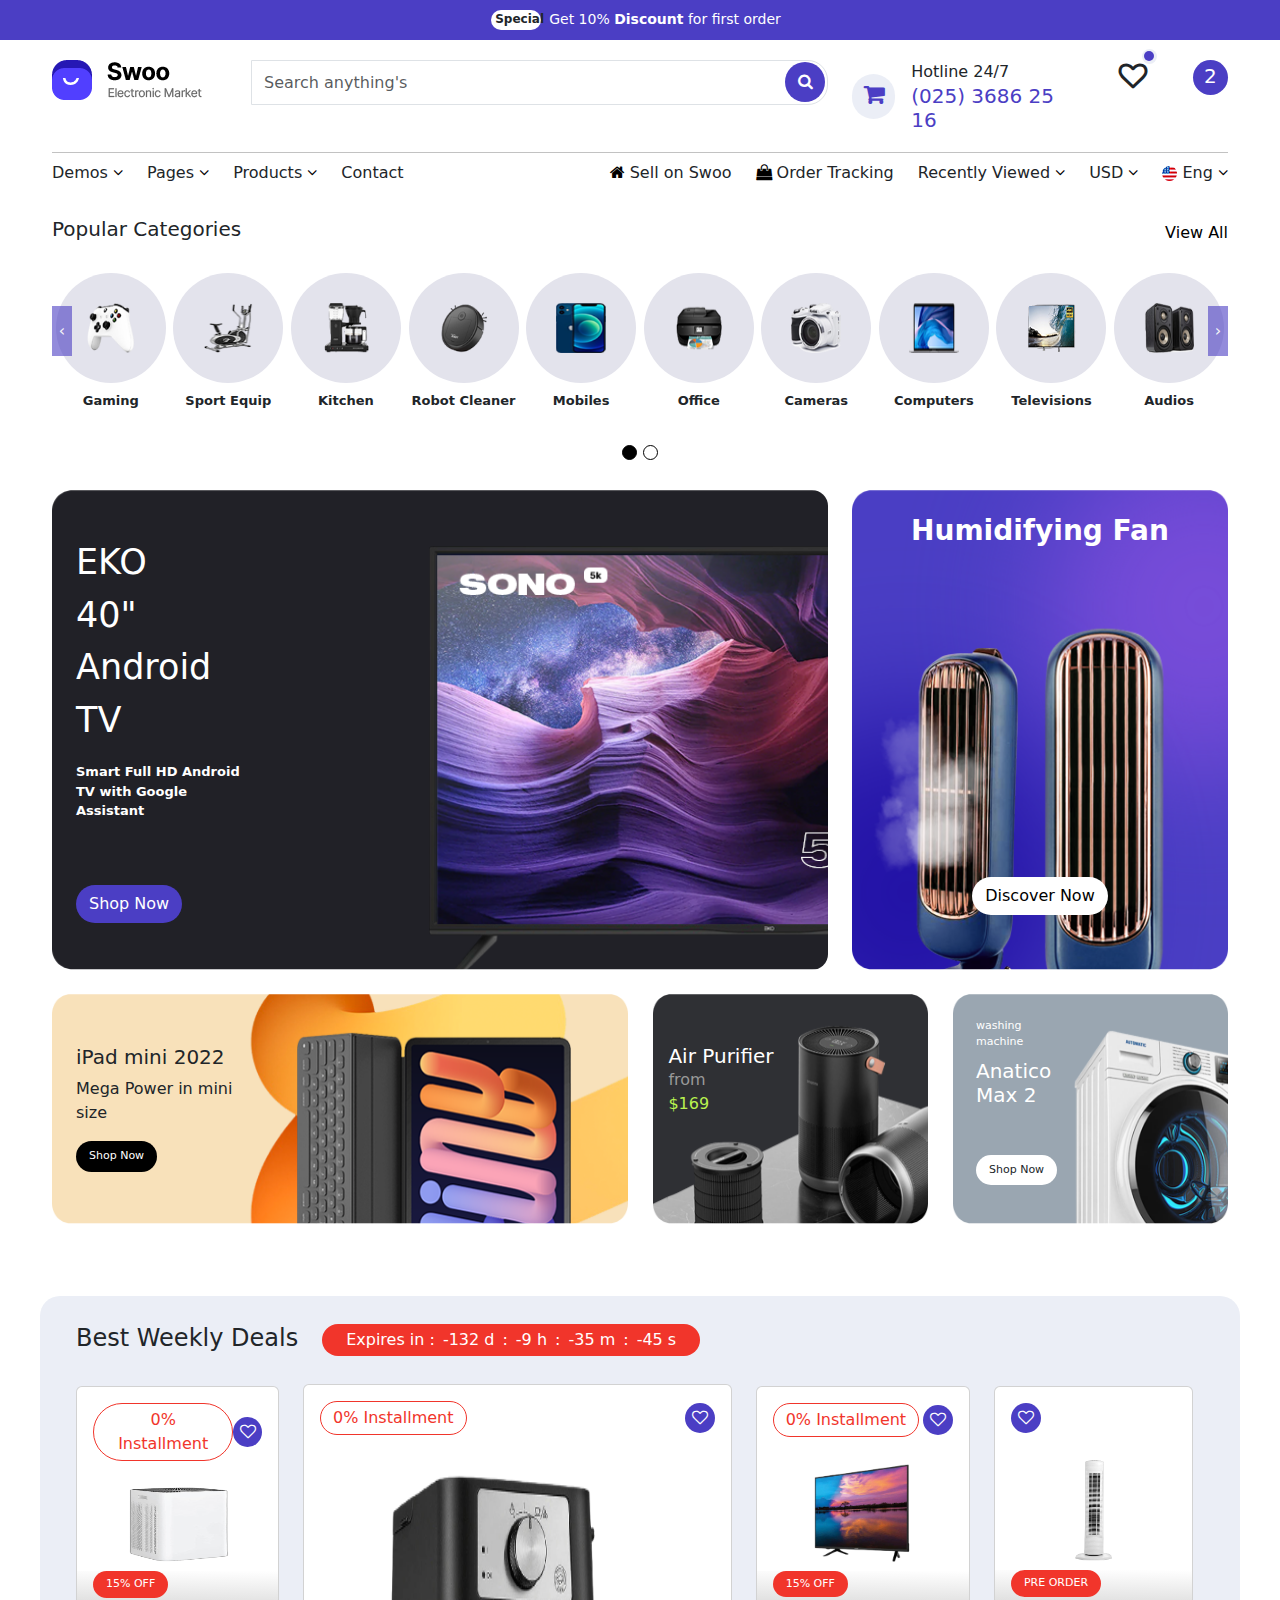
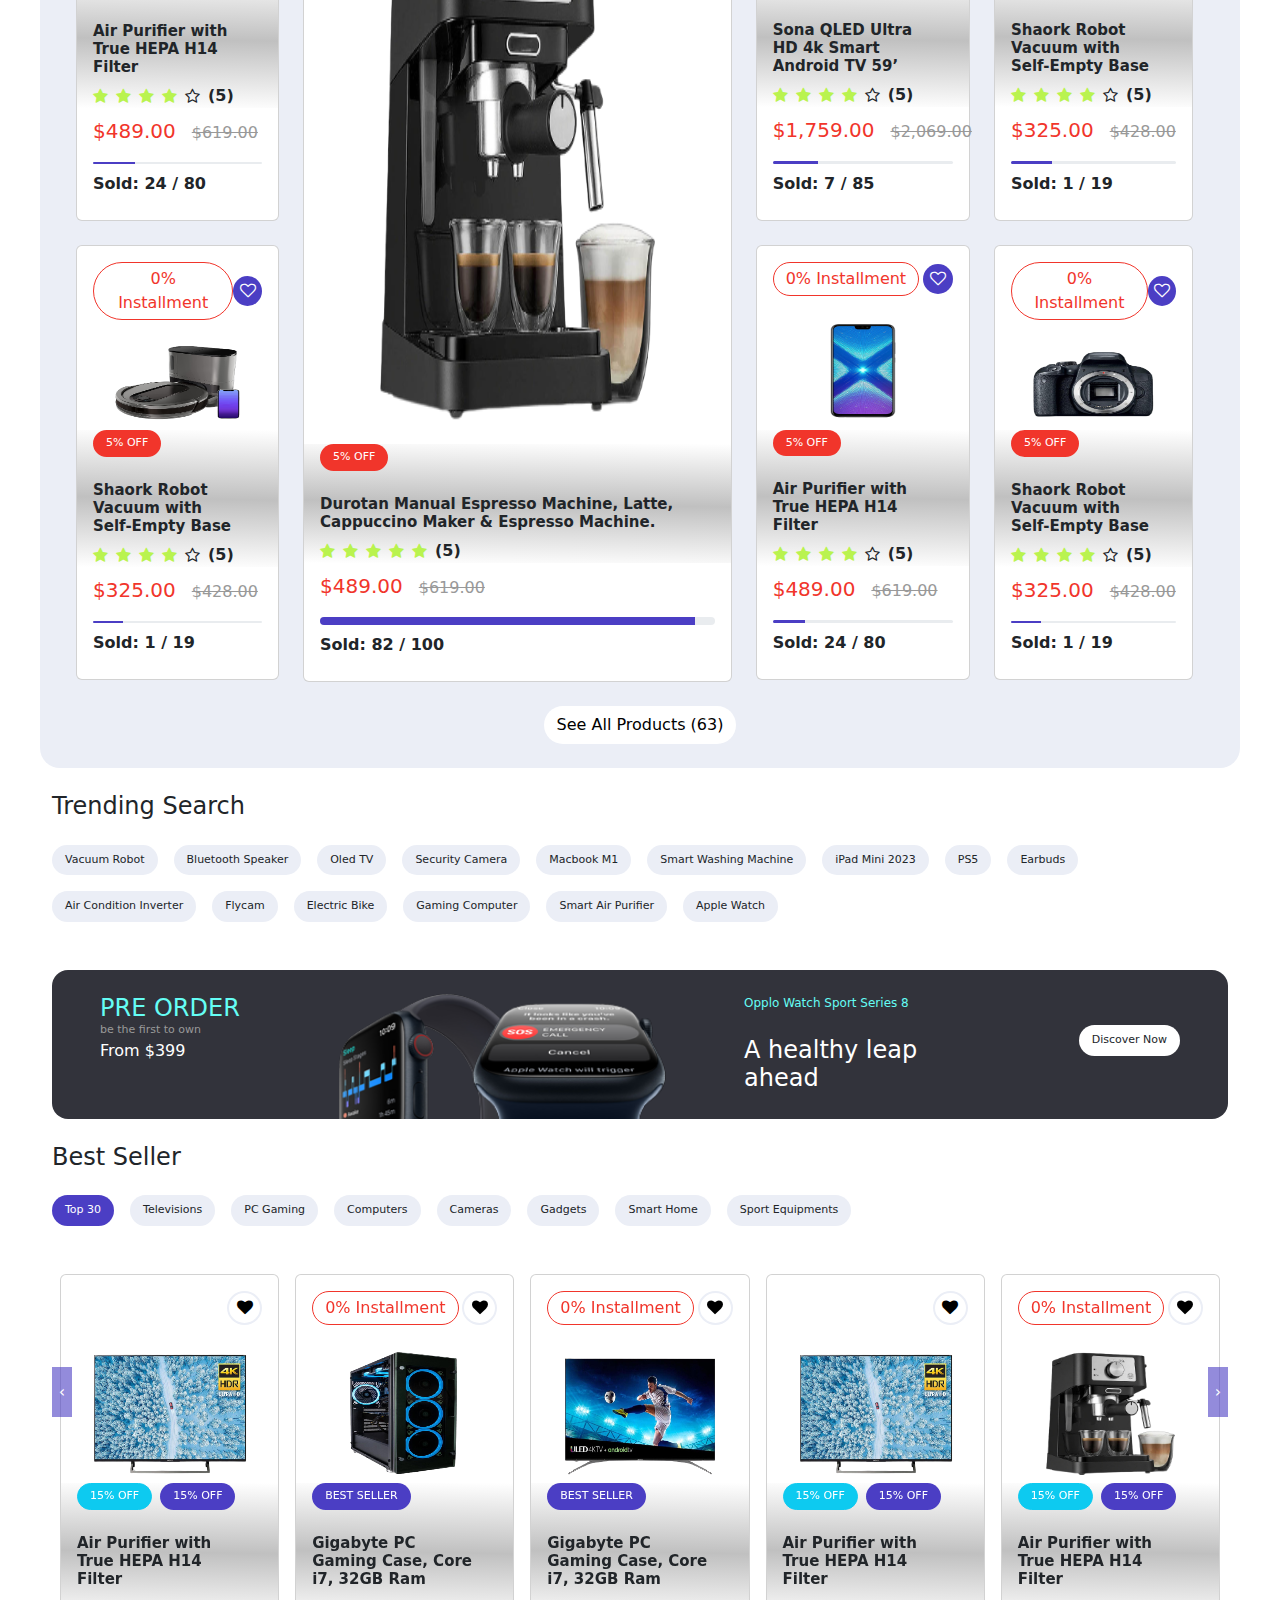
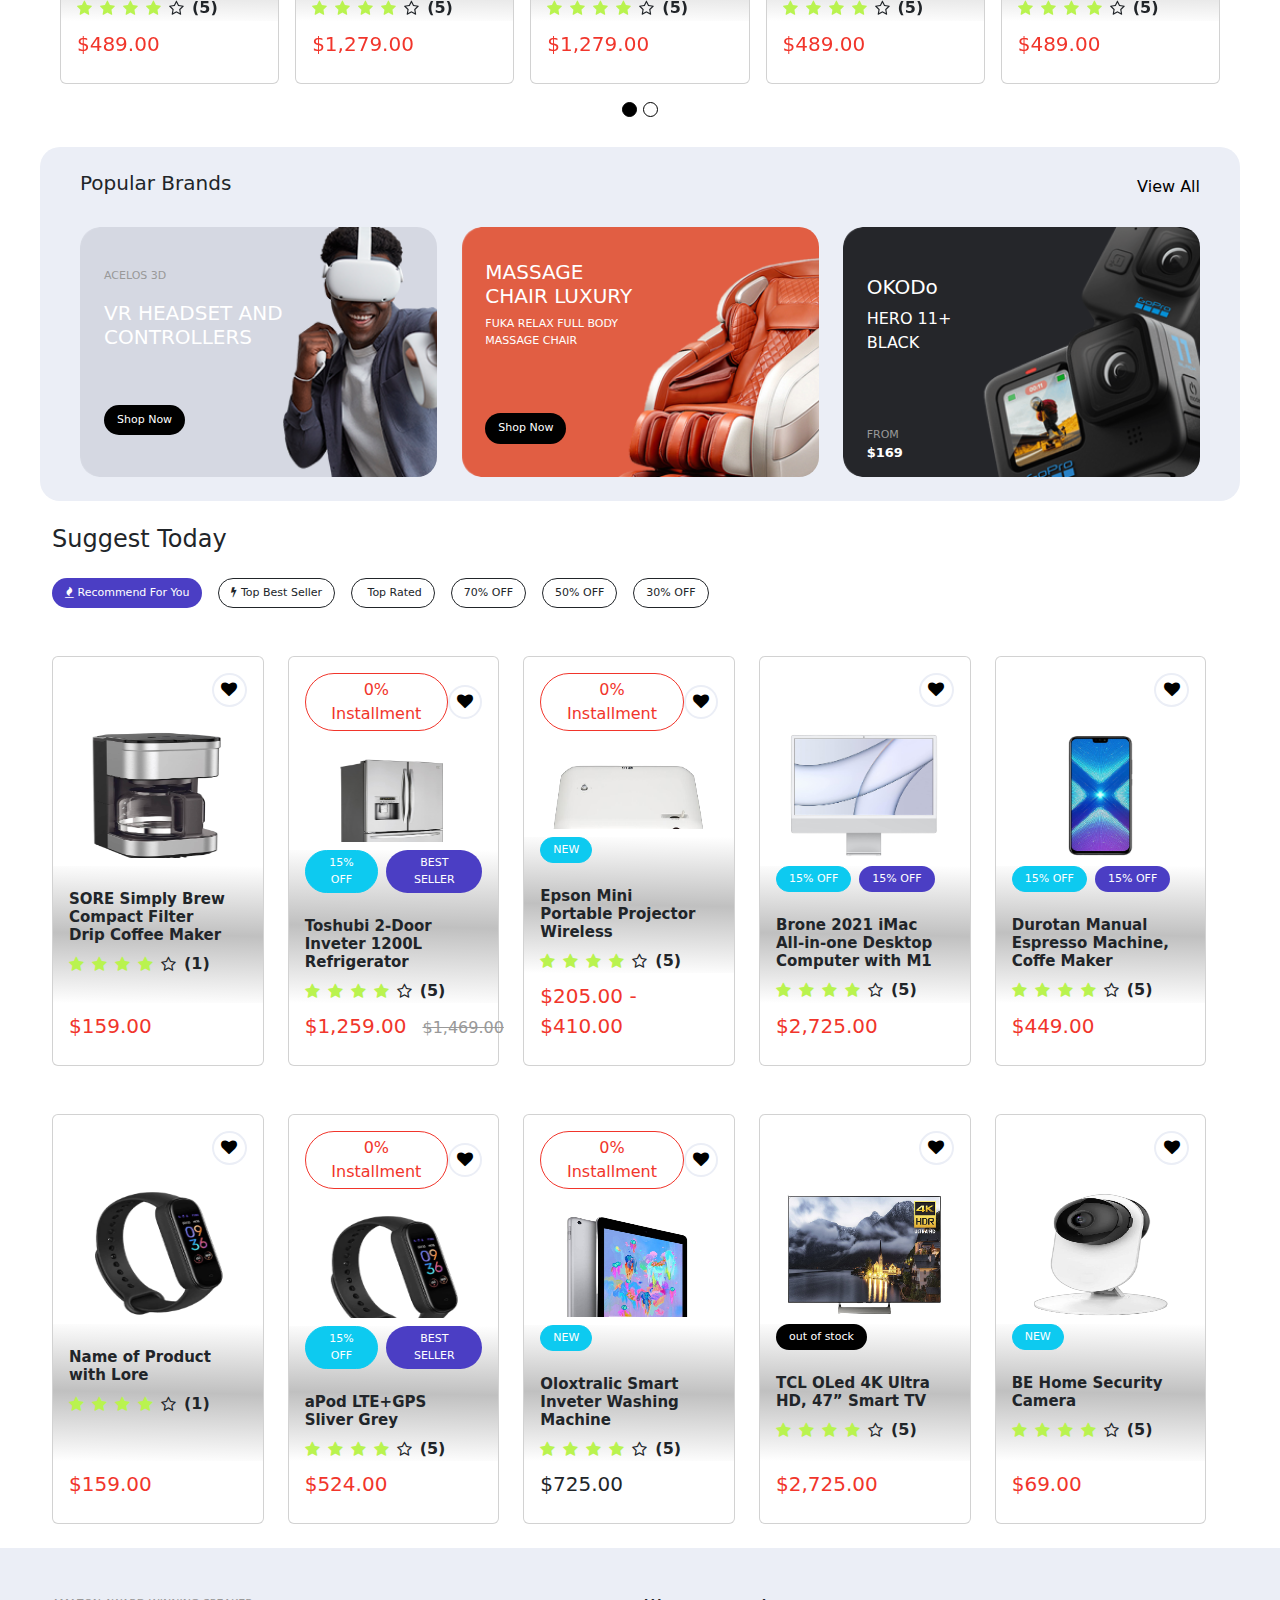
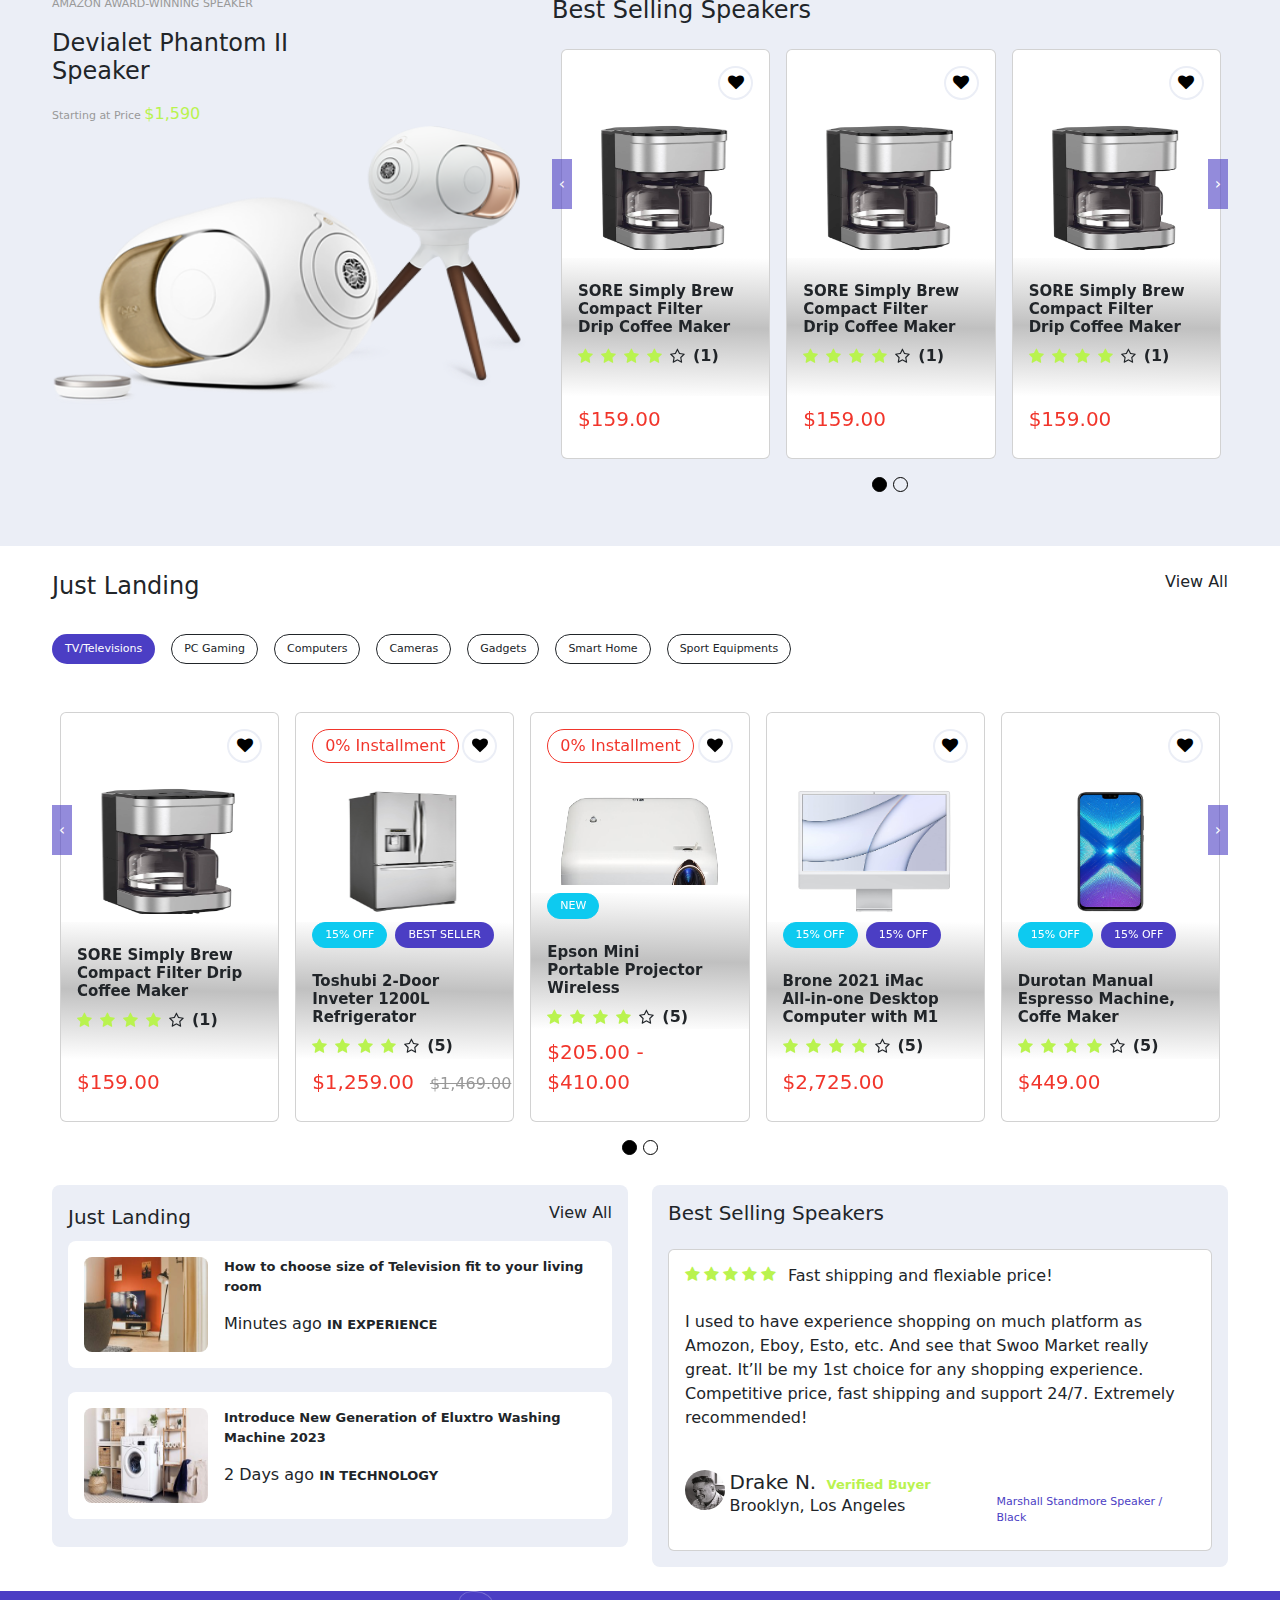
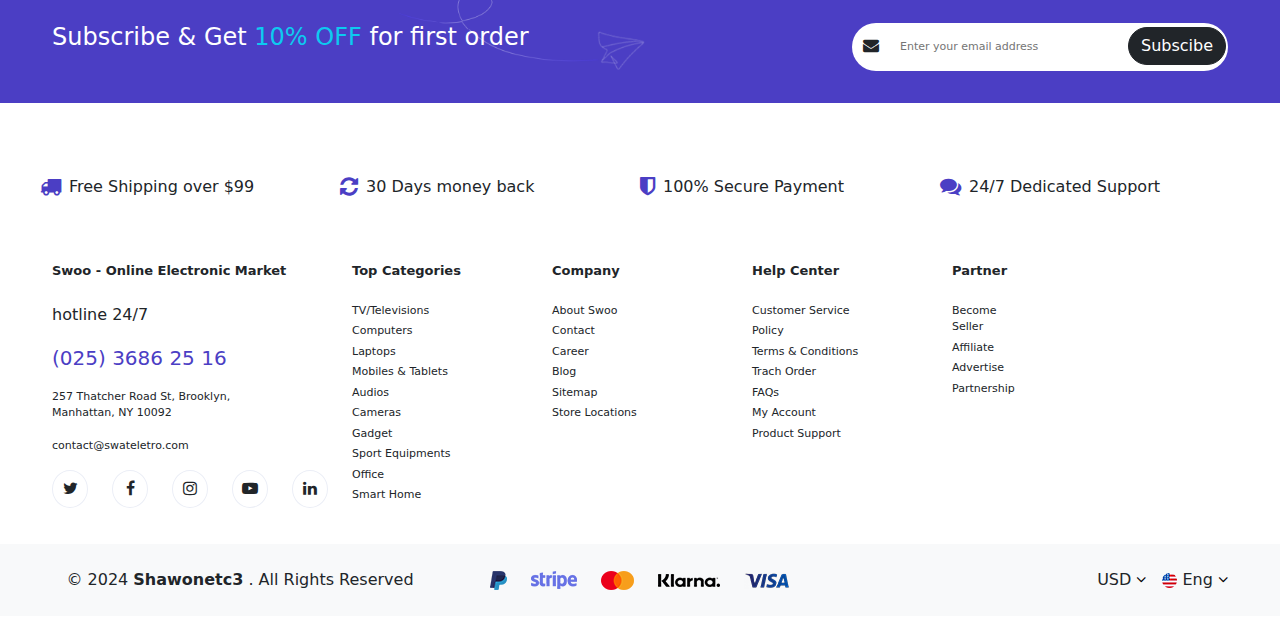
<file: index.html>
<!DOCTYPE html>
<html lang="en">

<head>
    <meta charset="UTF-8">
    <meta name="viewport" content="width=device-width, initial-scale=1.0">
    <link rel="stylesheet" href="./assets/css/bootstrap.css">
    <link rel="stylesheet" href="./assets/css/style.css">
    <link rel="stylesheet" href="./assets/css/responsive.css">
    <link rel="stylesheet" href="https://cdnjs.cloudflare.com/ajax/libs/font-awesome/4.7.0/css/font-awesome.min.css">
    <link rel="stylesheet" href="https://cdnjs.cloudflare.com/ajax/libs/OwlCarousel2/2.3.4/assets/owl.carousel.min.css">
    <title>SWOO</title>
</head>

<body class="bg-white-custom">
    <header>
        <div class="bg-custom top-header d-flex justify-content-center align-items-center gap-2">
            <p class="top-header-btn px-1 text-dark fs-7 mb-0">Special</p>
            <p class="top-header-text text-w mb-0">Get 10% <span>Discount</span> for first order</p>
            <a href="" class="top-header-a text-w mb-0"></a>
        </div>
        <div class="middle-header bg-white-custom">
            <div class="container">
                <div class="middle-header-wrapper">
                    <div class="row">
                        <div class="col-lg-2 col-md-6 col-4 mt-4 mt-md-0">
                            <a href="index.html" class="">
                                <div class="logo-wrapper">
                                    <img src="./assets/img/home/header/logo.png" alt="" class="">
                                </div>
                            </a>
                        </div>
                        <div class="col-md-6 col-8 d-lg-none d-lg-none d-block">
                            <div class="row">
                                <div class="col-7 px-0">
                                    <div class="d-flex align-items-center mt-3 mt-md-0">
                                        <div class="cart-icon-wrapper">
                                            <i class="fa fa-shopping-cart text-m-color"></i>
                                        </div>
                                        <div class="mx-2">
                                            <p class="fs-7 mb-0 fs-sm-7">Hotline 24/7</p>
                                            <h5 class="text-m-color fs-7 mt-0 mb-0 fs-sm-7">(025) 3686 25 16</h5>
                                        </div>
                                    </div>
                                </div>
                                <div class="col-5 px-0">
                                    <div class="d-flex align-items-center justify-content-between mt-3 mt-md-1">
                                        <div class="dot-icon px-0">
                                            <i class="fa fa-heart-o fs-3 text-dark"></i>
                                        </div>
                                        <div class="cart-icon-wrapper-2 bg-custom px-0">
                                            <span class="text-w fs-5 fs-sm-7">2</span>
                                        </div>
                                    </div>
                                </div>
                            </div>
                        </div>
                        <div class="col-lg-6 col-12 mt-4 mt-lg-0">
                            <div class="seach-wrapper w-100 w-sm-100">
                                <div class="input-group custom-input-group">
                                    <div class="input-group-append ">
                                        <select class="form-select custom-select-radius bg-custom-light d-none d-block">
                                            <option>All Categories</option>
                                            <option value="1">Option 1</option>
                                            <option value="2">Option 2</option>
                                            <option value="3">Option 3</option>
                                        </select>
                                    </div>
                                    <input type="text" class="form-control custom-input-radius"
                                        placeholder="Search anything's" aria-label="Search anything's"
                                        aria-describedby="button-addon2">
                                </div>
                                <span class="header-search-icon">
                                    <i class="fa fa-search text-w"></i>
                                </span>
                            </div>
                        </div>
                        <div class="col-lg-4 mt-4 mt-lg-0 d-lg-block d-none d-none">
                            <div class="row">
                                <div class="col-8">
                                    <div class="d-flex align-items-center ">
                                        <div class="cart-icon-wrapper">
                                            <i class="fa fa-shopping-cart text-m-color"></i>
                                        </div>
                                        <div class="mx-3">
                                            <p class="fs-6 mb-0">Hotline 24/7</p>
                                            <h5 class="text-m-color mt-0 mb-0">(025) 3686 25 16</h5>
                                        </div>
                                    </div>
                                </div>
                                <div class="col-4">
                                    <div class="d-flex align-items-center justify-content-between mt-3 mt-lg-0">
                                        <div class="dot-icon">
                                            <i class="fa fa-heart-o fs-3 text-dark"></i>
                                        </div>
                                        <div class="cart-icon-wrapper-2 bg-custom">
                                            <span class="text-w fs-5">2</span>
                                        </div>
                                    </div>
                                </div>
                            </div>
                        </div>
                    </div>
                </div>
            </div>
        </div>
        <div class="bottom-header bg-white-custom">
            <div class="container">
                <div class="row">
                    <div class="col-lg-5 col-12 mt-2 mt-lg-0 d-none d-lg-block">
                        <ul class="navbar-nav flex-direction-row gap-4 justify-content-center justify-content-lg-start">
                            <li class="nav-item">
                                <a href="" class="nav-link">
                                    Demos
                                    <i class="fa fa-angle-down text-custom-dark"></i>
                                </a>
                            </li>
                            <li class="nav-item">
                                <a href="" class="nav-link">
                                    Pages
                                    <i class="fa fa-angle-down text-custom-dark"></i>
                                </a>
                            </li>
                            <li class="nav-item Products-dropdown">
                                <a href="products.html" class="nav-link">
                                    Products
                                    <i class="fa fa-angle-down text-custom-dark"></i>
                                </a>
                                <div class="Products-content py-4 d-none">
                                    <div class="container">
                                        <h5 class="mb-0">Popular Products</h5>
                                        <div class="row mt-4">
                                            <div class="col-lg-3 col-md-4 col-12">
                                                <div class="">
                                                    <div class="best-card-wrapper">
                                                        <div class="card py-2">
                                                            <div
                                                                class="d-flex align-items-center justify-content-end mt-2 px-3">
                                                                <div class="icon-circle-heart">
                                                                    <i class="fa fa-heart"></i>
                                                                </div>
                                                            </div>
                                                            <div class="mt-4 w-100 px-3 best-card-img-wrapper">
                                                                <img src="./assets/img/home/products/img-tv-1.png"
                                                                    alt="" class="w-100 h-100">
                                                            </div>
                                                            <div class="deals-card-body-custom mt-2 px-3">
                                                                <div class="d-flex align-items-center gap-2">
                                                                    <button
                                                                        class="btn btn-info text-w rounded-5 py-1 fs-8">
                                                                        15% OFF
                                                                    </button>
                                                                    <button
                                                                        class="btn btn-custom text-w rounded-5 py-1 fs-8">
                                                                        15% OFF
                                                                    </button>
                                                                </div>
                                                                <h5 class="mt-4 w-95 custom-text-card">Air Purifier with
                                                                    True HEPA H14 Filter</h5>
                                                                <div class="d-flex align-items-center gap-2">
                                                                    <i class="fa fa-star fa-md text-custom-green"></i>
                                                                    <i class="fa fa-star fa-md text-custom-green"></i>
                                                                    <i class="fa fa-star fa-md text-custom-green"></i>
                                                                    <i class="fa fa-star fa-md text-custom-green"></i>
                                                                    <i class="fa fa-star-o fa-md"></i>
                                                                    <span><b>(5)</b></span>
                                                                </div>
                                                            </div>
                                                            <div
                                                                class="d-flex align-items-baseline gap-3  px-3 custom-price">
                                                                <p class="mt-2 text-red fs-5">$489.00</p>
                                                                <!-- <del class="text-light-custom fs-6">$619.00</del> -->
                                                            </div>
                                                        </div>
                                                    </div>
                                                </div>
                                            </div>
                                            <div class="col-lg-3 col-md-4 col-12">
                                                <div class="">
                                                    <div class="best-card-wrapper">
                                                        <div class="card py-2">
                                                            <div
                                                                class="d-flex align-items-center justify-content-end mt-2 px-3">
                                                                <div class="icon-circle-heart">
                                                                    <i class="fa fa-heart"></i>
                                                                </div>
                                                            </div>
                                                            <div class="mt-4 w-100 px-3 best-card-img-wrapper">
                                                                <img src="./assets/img/home/products/img-tv-1.png"
                                                                    alt="" class="w-100 h-100">
                                                            </div>
                                                            <div class="deals-card-body-custom mt-2 px-3">
                                                                <div class="d-flex align-items-center gap-2">
                                                                    <button
                                                                        class="btn btn-info text-w rounded-5 py-1 fs-8">
                                                                        15% OFF
                                                                    </button>
                                                                    <button
                                                                        class="btn btn-custom text-w rounded-5 py-1 fs-8">
                                                                        15% OFF
                                                                    </button>
                                                                </div>
                                                                <h5 class="mt-4 w-95 custom-text-card">Air Purifier with
                                                                    True HEPA H14 Filter</h5>
                                                                <div class="d-flex align-items-center gap-2">
                                                                    <i class="fa fa-star fa-md text-custom-green"></i>
                                                                    <i class="fa fa-star fa-md text-custom-green"></i>
                                                                    <i class="fa fa-star fa-md text-custom-green"></i>
                                                                    <i class="fa fa-star fa-md text-custom-green"></i>
                                                                    <i class="fa fa-star-o fa-md"></i>
                                                                    <span><b>(5)</b></span>
                                                                </div>
                                                            </div>
                                                            <div
                                                                class="d-flex align-items-baseline gap-3  px-3 custom-price">
                                                                <p class="mt-2 text-red fs-5">$489.00</p>
                                                                <!-- <del class="text-light-custom fs-6">$619.00</del> -->
                                                            </div>
                                                        </div>
                                                    </div>
                                                </div>
                                            </div>
                                            <div class="col-lg-3 col-md-4 col-12">
                                                <div class="">
                                                    <div class="best-card-wrapper">
                                                        <div class="card py-2">
                                                            <div
                                                                class="d-flex align-items-center justify-content-end mt-2 px-3">
                                                                <div class="icon-circle-heart">
                                                                    <i class="fa fa-heart"></i>
                                                                </div>
                                                            </div>
                                                            <div class="mt-4 w-100 px-3 best-card-img-wrapper">
                                                                <img src="./assets/img/home/products/img-tv-1.png"
                                                                    alt="" class="w-100 h-100">
                                                            </div>
                                                            <div class="deals-card-body-custom mt-2 px-3">
                                                                <div class="d-flex align-items-center gap-2">
                                                                    <button
                                                                        class="btn btn-info text-w rounded-5 py-1 fs-8">
                                                                        15% OFF
                                                                    </button>
                                                                    <button
                                                                        class="btn btn-custom text-w rounded-5 py-1 fs-8">
                                                                        15% OFF
                                                                    </button>
                                                                </div>
                                                                <h5 class="mt-4 w-95 custom-text-card">Air Purifier with
                                                                    True HEPA H14 Filter</h5>
                                                                <div class="d-flex align-items-center gap-2">
                                                                    <i class="fa fa-star fa-md text-custom-green"></i>
                                                                    <i class="fa fa-star fa-md text-custom-green"></i>
                                                                    <i class="fa fa-star fa-md text-custom-green"></i>
                                                                    <i class="fa fa-star fa-md text-custom-green"></i>
                                                                    <i class="fa fa-star-o fa-md"></i>
                                                                    <span><b>(5)</b></span>
                                                                </div>
                                                            </div>
                                                            <div
                                                                class="d-flex align-items-baseline gap-3  px-3 custom-price">
                                                                <p class="mt-2 text-red fs-5">$489.00</p>
                                                                <!-- <del class="text-light-custom fs-6">$619.00</del> -->
                                                            </div>
                                                        </div>
                                                    </div>
                                                </div>
                                            </div>
                                            <div class="col-lg-3 col-md-4 col-12">
                                                <div class="">
                                                    <div class="best-card-wrapper">
                                                        <div class="card py-2">
                                                            <div
                                                                class="d-flex align-items-center justify-content-end mt-2 px-3">
                                                                <div class="icon-circle-heart">
                                                                    <i class="fa fa-heart"></i>
                                                                </div>
                                                            </div>
                                                            <div class="mt-4 w-100 px-3 best-card-img-wrapper">
                                                                <img src="./assets/img/home/products/img-tv-1.png"
                                                                    alt="" class="w-100 h-100">
                                                            </div>
                                                            <div class="deals-card-body-custom mt-2 px-3">
                                                                <div class="d-flex align-items-center gap-2">
                                                                    <button
                                                                        class="btn btn-info text-w rounded-5 py-1 fs-8">
                                                                        15% OFF
                                                                    </button>
                                                                    <button
                                                                        class="btn btn-custom text-w rounded-5 py-1 fs-8">
                                                                        15% OFF
                                                                    </button>
                                                                </div>
                                                                <h5 class="mt-4 w-95 custom-text-card">Air Purifier with
                                                                    True HEPA H14 Filter</h5>
                                                                <div class="d-flex align-items-center gap-2">
                                                                    <i class="fa fa-star fa-md text-custom-green"></i>
                                                                    <i class="fa fa-star fa-md text-custom-green"></i>
                                                                    <i class="fa fa-star fa-md text-custom-green"></i>
                                                                    <i class="fa fa-star fa-md text-custom-green"></i>
                                                                    <i class="fa fa-star-o fa-md"></i>
                                                                    <span><b>(5)</b></span>
                                                                </div>
                                                            </div>
                                                            <div
                                                                class="d-flex align-items-baseline gap-3  px-3 custom-price">
                                                                <p class="mt-2 text-red fs-5">$489.00</p>
                                                                <!-- <del class="text-light-custom fs-6">$619.00</del> -->
                                                            </div>
                                                        </div>
                                                    </div>
                                                </div>
                                            </div>
                                        </div>
                                    </div>
                                </div>
                            </li>
                            <li class="nav-item">
                                <a href="contact.html" class="nav-link">
                                    Contact
                                </a>
                            </li>
                        </ul>
                    </div>
                    <div class="col-lg-7 col-12 mt-2 mt-lg-0 d-none d-lg-block">
                        <ul class="bottom-header-navbar navbar-nav flex-direction-row gap-4 justify-content-end w-100">
                            <li class="nav-item">
                                <a href="" class="nav-link">
                                    <i class="fa fs-6 fa-home text-custom-dark"></i>
                                    Sell on Swoo
                                </a>
                            </li>
                            <li class="nav-item">
                                <a href="" class="nav-link">
                                    <i class="fa fs-6 fa-shopping-bag text-custom-dark"></i>
                                    Order Tracking
                                </a>
                            </li>
                            <li class="nav-item">
                                <a href="" class="nav-link">
                                    Recently Viewed
                                    <i class="fa fs-6 fa-angle-down text-custom-dark"></i>
                                </a>
                            </li>
                            <li class="nav-item">
                                <a href="" class="nav-link">
                                    USD
                                    <i class="fa fs-6 fa-angle-down text-custom-dark"></i>
                                </a>
                            </li>
                            <li class="nav-item">
                                <a href="" class="nav-link">
                                    <img src="./assets/img/home/header/american-flag.png" alt="" class="">
                                    <span>Eng</span>
                                    <i class="fa fa-angle-down text-custom-dark"></i>
                                </a>
                            </li>
                        </ul>
                    </div>
                </div>
                <div class="d-block d-lg-none">
                    <ul
                        class="bottom-header-navbar navbar-nav flex-direction-row gap-4 justify-content-lg-end w-100 overflow-scroll overflow-x-sm-scroll">
                        <li class="nav-item">
                            <a href="" class="nav-link">
                                Demos
                                <i class="fa fa-angle-down text-custom-dark"></i>
                            </a>
                        </li>
                        <li class="nav-item">
                            <a href="" class="nav-link">
                                Pages
                                <i class="fa fa-angle-down text-custom-dark"></i>
                            </a>
                        </li>
                        <li class="nav-item">
                            <a href="products.html" class="nav-link">
                                Products
                                <i class="fa fa-angle-down text-custom-dark"></i>
                            </a>
                        </li>
                        <li class="nav-item">
                            <a href="" class="nav-link">
                                Contact
                            </a>
                        </li>
                        <li class="nav-item">
                            <a href="" class="nav-link">
                                <i class="fa fs-6 fa-home text-custom-dark"></i>
                                Sell on Swoo
                            </a>
                        </li>
                        <li class="nav-item">
                            <a href="" class="nav-link">
                                <i class="fa fs-6 fa-shopping-bag text-custom-dark"></i>
                                Order Tracking
                            </a>
                        </li>
                        <li class="nav-item">
                            <a href="" class="nav-link">
                                Recently Viewed
                                <i class="fa fs-6 fa-angle-down text-custom-dark"></i>
                            </a>
                        </li>
                        <li class="nav-item">
                            <a href="" class="nav-link">
                                USD
                                <i class="fa fs-6 fa-angle-down text-custom-dark"></i>
                            </a>
                        </li>
                        <li class="nav-item">
                            <a href="" class="nav-link">
                                <img src="./assets/img/home/header/american-flag.png" alt="" class="">
                                <span>Eng</span>
                                <i class="fa fa-angle-down text-custom-dark"></i>
                            </a>
                        </li>
                    </ul>
                </div>
            </div>
        </div>
    </header>
    <section class="popular-categories mt-4">
        <div class="container">
            <div class="d-flex justify-content-between align-items-center flex-wrap">
                <h5 class="fs-5">Popular Categories</h5>
                <a class="text-decoration-none text-custom-dark">View All</a>
            </div>
            <div class="owl-slider mt-4">
                <div id="carousel" class="owl-carousel">
                    <div class="card border-0 item">
                        <div class="categories-card">
                            <img src="./assets/img/home/categories/gaming.png" alt="" class="">
                        </div>
                        <p class="text-dark text-center mt-2 fs-7">Gaming</p>
                    </div>
                    <div class="card border-0 item">
                        <div class="categories-card">
                            <img src="./assets/img/home/categories/Sport.png" alt="" class="">
                        </div>
                        <p class="text-dark text-center mt-2 fs-7">Sport Equip</p>
                    </div>
                    <div class="card border-0 item">
                        <div class="categories-card">
                            <img src="./assets/img/home/categories/Kitchen.png" alt="" class="">
                        </div>
                        <p class="text-dark text-center mt-2 fs-7">Kitchen</p>
                    </div>
                    <div class="card border-0 item">
                        <div class="categories-card">
                            <img src="./assets/img/home/categories/Robot.png" alt="" class="">
                        </div>
                        <p class="text-dark text-center mt-2 fs-7">Robot Cleaner</p>
                    </div>
                    <div class="card border-0 item">
                        <div class="categories-card">
                            <img src="./assets/img/home/categories/Mobiles.png" alt="" class="">
                        </div>
                        <p class="text-dark text-center mt-2 fs-7">Mobiles</p>
                    </div>
                    <div class="card border-0 item">
                        <div class="categories-card">
                            <img src="./assets/img/home/categories/Office.png" alt="" class="">
                        </div>
                        <p class="text-dark text-center mt-2 fs-7">Office</p>
                    </div>
                    <div class="card border-0 item">
                        <div class="categories-card">
                            <img src="./assets/img/home/categories/Cameras.png" alt="" class="">
                        </div>
                        <p class="text-dark text-center mt-2 fs-7">Cameras</p>
                    </div>
                    <div class="card border-0 item">
                        <div class="categories-card">
                            <img src="./assets/img/home/categories/Computers.png" alt="" class="">
                        </div>
                        <p class="text-dark text-center mt-2 fs-7">Computers</p>
                    </div>
                    <div class="card border-0 item">
                        <div class="categories-card">
                            <img src="./assets/img/home/categories/Televisions.png" alt="" class="">
                        </div>
                        <p class="text-dark text-center mt-2 fs-7">Televisions</p>
                    </div>
                    <div class="card border-0 item">
                        <div class="categories-card">
                            <img src="./assets/img/home/categories/Audios.png" alt="" class="">
                        </div>
                        <p class="text-dark text-center mt-2 fs-7">Audios</p>
                    </div>
                    <div class="card border-0 item">
                        <div class="categories-card">
                            <img src="./assets/img/home/categories/gaming.png" alt="" class="">
                        </div>
                        <p class="text-dark text-center mt-2 fs-7">Gaming</p>
                    </div>
                    <div class="card border-0 item">
                        <div class="categories-card">
                            <img src="./assets/img/home/categories/Sport.png" alt="" class="">
                        </div>
                        <p class="text-dark text-center mt-2 fs-7">Sport Equip</p>
                    </div>
                    <div class="card border-0 item">
                        <div class="categories-card">
                            <img src="./assets/img/home/categories/Kitchen.png" alt="" class="">
                        </div>
                        <p class="text-dark text-center mt-2 fs-7">Kitchen</p>
                    </div>
                    <div class="card border-0 item">
                        <div class="categories-card">
                            <img src="./assets/img/home/categories/Robot.png" alt="" class="">
                        </div>
                        <p class="text-dark text-center mt-2 fs-7">Robot Cleaner</p>
                    </div>
                    <div class="card border-0 item">
                        <div class="categories-card">
                            <img src="./assets/img/home/categories/Mobiles.png" alt="" class="">
                        </div>
                        <p class="text-dark text-center mt-2 fs-7">Mobiles</p>
                    </div>
                    <div class="card border-0 item">
                        <div class="categories-card">
                            <img src="./assets/img/home/categories/Office.png" alt="" class="">
                        </div>
                        <p class="text-dark text-center mt-2 fs-7">Office</p>
                    </div>
                    <div class="card border-0 item">
                        <div class="categories-card">
                            <img src="./assets/img/home/categories/Cameras.png" alt="" class="">
                        </div>
                        <p class="text-dark text-center mt-2 fs-7">Cameras</p>
                    </div>
                    <div class="card border-0 item">
                        <div class="categories-card">
                            <img src="./assets/img/home/categories/Computers.png" alt="" class="">
                        </div>
                        <p class="text-dark text-center mt-2 fs-7">Computers</p>
                    </div>
                    <div class="card border-0 item">
                        <div class="categories-card">
                            <img src="./assets/img/home/categories/Televisions.png" alt="" class="">
                        </div>
                        <p class="text-dark text-center mt-2 fs-7">Televisions</p>
                    </div>
                    <div class="card border-0 item">
                        <div class="categories-card">
                            <img src="./assets/img/home/categories/Audios.png" alt="" class="">
                        </div>
                        <p class="text-dark text-center mt-2 fs-7">Audios</p>
                    </div>
                </div>
            </div>

            <!-- <div class="d-flex align-items-center mt-4 gap-3 justify-content-center flex-wrap">
                <div class="card border-0">
                    <div class="categories-card">
                        <img src="./assets/img/home/categories/gaming.png" alt="" class="">
                    </div>
                    <p class="text-dark text-center mt-2 fs-7">Gaming</p>
                </div>
                <div class="card border-0">
                    <div class="categories-card">
                        <img src="./assets/img/home/categories/Sport.png" alt="" class="">
                    </div>
                    <p class="text-dark text-center mt-2 fs-7">Sport Equip</p>
                </div>
                <div class="card border-0">
                    <div class="categories-card">
                        <img src="./assets/img/home/categories/Kitchen.png" alt="" class="">
                    </div>
                    <p class="text-dark text-center mt-2 fs-7">Kitchen</p>
                </div>
                <div class="card border-0">
                    <div class="categories-card">
                        <img src="./assets/img/home/categories/Robot.png" alt="" class="">
                    </div>
                    <p class="text-dark text-center mt-2 fs-7">Robot Cleaner</p>
                </div>
                <div class="card border-0">
                    <div class="categories-card">
                        <img src="./assets/img/home/categories/Mobiles.png" alt="" class="">
                    </div>
                    <p class="text-dark text-center mt-2 fs-7">Mobiles</p>
                </div>
                <div class="card border-0">
                    <div class="categories-card">
                        <img src="./assets/img/home/categories/Office.png" alt="" class="">
                    </div>
                    <p class="text-dark text-center mt-2 fs-7">Office</p>
                </div>
                <div class="card border-0">
                    <div class="categories-card">
                        <img src="./assets/img/home/categories/Cameras.png" alt="" class="">
                    </div>
                    <p class="text-dark text-center mt-2 fs-7">Cameras</p>
                </div>
                <div class="card border-0">
                    <div class="categories-card">
                        <img src="./assets/img/home/categories/Computers.png" alt="" class="">
                    </div>
                    <p class="text-dark text-center mt-2 fs-7">Computers</p>
                </div>
                <div class="card border-0">
                    <div class="categories-card">
                        <img src="./assets/img/home/categories/Televisions.png" alt="" class="">
                    </div>
                    <p class="text-dark text-center mt-2 fs-7">Televisions</p>
                </div>
                <div class="card border-0">
                    <div class="categories-card">
                        <img src="./assets/img/home/categories/Audios.png" alt="" class="">
                    </div>
                    <p class="text-dark text-center mt-2 fs-7">Audios</p>
                </div>
            </div> -->
        </div>
    </section>
    <section class="banner-wrapper mt-4">
        <div class="container">
            <div class="row">
                <div class="col-lg-8 col-md-12 col-12 mt-lg-0 mt-4">
                    <div class="banner-1 rounded-4">
                        <div class="w-50 px-4 h-100 d-flex justify-content-end align-items-center">
                            <div class="">
                                <p class="banner-text-1 text-w">
                                    EKO 40" Android
                                    TV
                                </p>
                                <p class="fs-7 text-w w-50">Smart Full HD
                                    Android TV with
                                    Google Assistant</p>
                                <div class="btn btn-custom rounded-5 mt-5">Shop
                                    Now</div>
                            </div>
                        </div>
                    </div>
                </div>
                <div class="col-lg-4 col-md-6 col-12 mt-lg-0 mt-4">
                    <div class="banner-2 rounded-1">
                        <h3 class="text-w fw-semibold text-center pt-4">Humidifying Fan</h3>
                        <div class="w-100 h-75 d-flex justify-content-center align-items-end">
                            <div class="btn btn-custom rounded-5 bg-white-custom text-custom-dark">
                                Discover Now
                            </div>
                        </div>
                    </div>
                </div>
                <div class="col-lg-6 col-md-6 col-12 mt-4 mb-lg-5">
                    <div class="banner-3 rounded-1 w-100">
                        <div class="w-50 px-4 h-100">
                            <div class="d-flex w-75 h-100 align-items-center justify-content-center">
                                <div class="">
                                    <h5 class="">
                                        iPad mini
                                        2022
                                    </h5>
                                    <p class="">Mega Power in mini size</p>
                                    <button class="btn btn-custom bg-custom-dark rounded-5 fs-8">Shop Now</button>
                                </div>
                            </div>
                        </div>
                    </div>
                </div>
                <div class="col-lg-3 col-md-6 col-12 mt-4">
                    <div class="banner-4 rounded-1">
                        <div class="w-50 h-75 d-flex align-items-center justify-content-center">
                            <div class="">
                                <h5 class="text-w mb-0">
                                    Air
                                    Purifier
                                </h5>
                                <p class="text-light-custom mb-0">from</p>
                                <p class="text-custom-green mb-0">$169</p>
                            </div>
                        </div>
                    </div>
                </div>
                <div class="col-lg-3 col-md-6 col-12 mt-4">
                    <div class="banner-5 rounded-1">
                        <div class="w-50 h-100 d-flex justify-content-center">
                            <div class="mx-4">
                                <p class="text-w fs-8 mb-0 mt-4">
                                    washing machine
                                </p>
                                <h5 class="text-w mb-5 mt-2">
                                    Anatico
                                    Max 2
                                </h5>
                                <div class="">
                                    <button class="btn rounded-5 bg-white text-dark fs-8 mb-0">Shop Now</button>
                                </div>
                            </div>
                        </div>
                    </div>
                </div>
            </div>
        </div>
    </section>
    <section class="best-weekly-deals mt-4">
        <div class="container best-weekly-deals-wrapper">
            <div class="px-4 py-4">
                <div class="d-md-flex align-items-center gap-4">
                    <h4 class="mt-1">Best Weekly Deals</h4>
                    <div class="bg-red rounded-5 py-1 px-4">
                        <div class="d-flex align-items-center justify-content-center gap-2 text-w">
                            <span class="">Expires in :</span>
                            <div class="">-132 d</div> :
                            <div class="">-9 h</div> :
                            <div class="">-35 m</div> :
                            <div class="">-45 s</div>
                        </div>
                    </div>
                </div>
                <div class="d-flex gap-4 align-items-center flex-wrap">
                    <div class="w-20 w-md-40 w-sm-100">
                        <div class="mt-4 deals-card-wrapper">
                            <a href="products.html" class="text-decoration-none">
                                <div class="">
                                    <div class="card py-2">
                                        <div class="d-flex align-items-center justify-content-between mt-2 px-3">
                                            <div class="">
                                                <button class="btn btn-custom-red rounded-5 py-1">0%
                                                    Installment</button>
                                            </div>
                                            <div class="icon-circle">
                                                <i class="fa fa-heart-o"></i>
                                            </div>
                                        </div>
                                        <div class="mt-4 w-100 px-3 deals-card-img-wrapper">
                                            <img src="./assets/img/home/weekly-deals/img-1.png" alt=""
                                                class="w-100 h-100">
                                        </div>
                                        <div class="deals-card-body-custom mt-2 px-3">
                                            <button class="btn btn-custom-red-fully rounded-5 py-1 fs-8">15%
                                                OFF</button>
                                            <h5 class="mt-4 w-95 custom-text-card">Air Purifier with
                                                True HEPA H14 Filter</h5>
                                            <div class="d-flex align-items-center gap-2">
                                                <i class="fa fa-star fa-md text-custom-green"></i>
                                                <i class="fa fa-star fa-md text-custom-green"></i>
                                                <i class="fa fa-star fa-md text-custom-green"></i>
                                                <i class="fa fa-star fa-md text-custom-green"></i>
                                                <i class="fa fa-star-o fa-md"></i>
                                                <span><b>(5)</b></span>
                                            </div>
                                        </div>
                                        <div class="d-flex align-items-baseline gap-3  px-3 custom-price">
                                            <p class="mt-2 text-red fs-5">$489.00</p>
                                            <del class="text-light-custom fs-6">$619.00</del>
                                        </div>
                                        <div class="progress rounded-5 h-10 mx-3">
                                            <div class="progress-bar w-25 bg-custom" role="progressbar"
                                                aria-valuenow="25" aria-valuemin="0" aria-valuemax="100"></div>
                                        </div>
                                        <div class="mt-2 mb-0 px-3">
                                            <p class="fs-6 fw-semibold">Sold: 24 / 80</p>
                                        </div>
                                    </div>
                                </div>
                            </a>
                        </div>
                        <div class="mt-4 deals-card-wrapper">
                            <a href="products.html" class="text-decoration-none">
                                <div class="">
                                    <div class="card py-2">
                                        <div class="d-flex align-items-center justify-content-between mt-2 px-3">
                                            <div class="">
                                                <button class="btn btn-custom-red rounded-5 py-1">0%
                                                    Installment</button>
                                            </div>
                                            <div class="icon-circle">
                                                <i class="fa fa-heart-o"></i>
                                            </div>
                                        </div>
                                        <div class="mt-4 w-100 px-3 deals-card-img-wrapper">
                                            <img src="./assets/img/home/weekly-deals/img-2.png" alt=""
                                                class="w-100 h-100">
                                        </div>
                                        <div class="deals-card-body-custom mt-2 px-3">
                                            <button class="btn btn-custom-red-fully rounded-5 py-1 fs-8">5% OFF</button>
                                            <h5 class="mt-4 w-95 custom-text-card">
                                                Shaork Robot Vacuum with
                                                Self-Empty Base
                                            </h5>
                                            <div class="d-flex align-items-center gap-2">
                                                <i class="fa fa-star fa-md text-custom-green"></i>
                                                <i class="fa fa-star fa-md text-custom-green"></i>
                                                <i class="fa fa-star fa-md text-custom-green"></i>
                                                <i class="fa fa-star fa-md text-custom-green"></i>
                                                <i class="fa fa-star-o fa-md"></i>
                                                <span><b>(5)</b></span>
                                            </div>
                                        </div>
                                        <div class="d-flex align-items-baseline gap-3  px-3 custom-price">
                                            <p class="mt-2 text-red fs-5">$325.00</p>
                                            <del class="text-light-custom fs-6">$428.00</del>
                                        </div>
                                        <div class="progress rounded-5 h-10 mx-3">
                                            <div class="progress-bar w-20 bg-custom" role="progressbar"
                                                aria-valuenow="25" aria-valuemin="0" aria-valuemax="100"></div>
                                        </div>
                                        <div class="mt-2 mb-0 px-3">
                                            <p class="fs-6 fw-semibold">Sold: 1 / 19</p>
                                        </div>
                                    </div>
                                </div>
                            </a>
                        </div>
                    </div>
                    <div class="w-40 w-md-60 h-100 mt-4 w-sm-100">
                        <a href="products.html" class="text-decoration-none">
                            <div class="deals-h-custom">
                                <div class="card py-2 deals-card-middle">
                                    <div class="d-flex align-items-center justify-content-between mt-2 px-3">
                                        <div class="">
                                            <button class="btn btn-custom-red rounded-5 py-1">0% Installment</button>
                                        </div>
                                        <div class="icon-circle">
                                            <i class="fa fa-heart-o"></i>
                                        </div>
                                    </div>
                                    <div class="mt-4 w-100 px-3 deals-card-img-wrapper-2">
                                        <img src="./assets/img/home/weekly-deals/img-3.png" alt="" class="w-100 h-100">
                                    </div>
                                    <div class="deals-card-body-custom mt-2 px-3">
                                        <button class="btn btn-custom-red-fully rounded-5 py-1 fs-8">5% OFF</button>
                                        <h5 class="mt-4 w-95 custom-text-card">
                                            Durotan Manual Espresso Machine, Latte, Cappuccino Maker &
                                            Espresso Machine.
                                        </h5>
                                        <div class="d-flex align-items-center gap-2">
                                            <i class="fa fa-star fa-md text-custom-green"></i>
                                            <i class="fa fa-star fa-md text-custom-green"></i>
                                            <i class="fa fa-star fa-md text-custom-green"></i>
                                            <i class="fa fa-star fa-md text-custom-green"></i>
                                            <i class="fa fa-star fa-md text-custom-green"></i>
                                            <span><b>(5)</b></span>
                                        </div>
                                    </div>
                                    <div class="d-flex align-items-baseline gap-3  px-3 custom-price">
                                        <p class="mt-2 text-red fs-5">$489.00</p>
                                        <del class="text-light-custom fs-6">$619.00</del>
                                    </div>
                                    <div class="progress rounded-5 h-10 mx-3">
                                        <div class="progress-bar w-95 bg-custom" role="progressbar" aria-valuenow="25"
                                            aria-valuemin="0" aria-valuemax="100"></div>
                                    </div>
                                    <div class="mt-2 mb-0 px-3">
                                        <p class="fs-6 fw-semibold">Sold: 82 / 100</p>
                                    </div>
                                </div>
                            </div>
                        </a>
                    </div>
                    <div class="w-40 w-md-100 d-md-flex gap-4 w-sm-100">
                        <div class="w-50 w-sm-100">
                            <div class="mt-4 deals-card-wrapper">
                                <a href="products.html" class="text-decoration-none">
                                    <div class="">
                                        <div class="card py-2">
                                            <div class="d-flex align-items-center justify-content-between mt-2 px-3">
                                                <div class="">
                                                    <button class="btn btn-custom-red rounded-5 py-1">0%
                                                        Installment</button>
                                                </div>
                                                <div class="icon-circle">
                                                    <i class="fa fa-heart-o"></i>
                                                </div>
                                            </div>
                                            <div class="mt-4 w-100 px-3 deals-card-img-wrapper">
                                                <img src="./assets/img/home/weekly-deals/img-4.png" alt=""
                                                    class="w-100 h-100">
                                            </div>
                                            <div class="deals-card-body-custom mt-2 px-3">
                                                <button class="btn btn-custom-red-fully rounded-5 py-1 fs-8">15%
                                                    OFF</button>
                                                <h5 class="mt-4 w-95 custom-text-card">
                                                    Sona QLED Ultra HD 4k Smart
                                                    Android TV 59’
                                                </h5>
                                                <div class="d-flex align-items-center gap-2">
                                                    <i class="fa fa-star fa-md text-custom-green"></i>
                                                    <i class="fa fa-star fa-md text-custom-green"></i>
                                                    <i class="fa fa-star fa-md text-custom-green"></i>
                                                    <i class="fa fa-star fa-md text-custom-green"></i>
                                                    <i class="fa fa-star-o fa-md"></i>
                                                    <span><b>(5)</b></span>
                                                </div>
                                            </div>
                                            <div class="d-flex align-items-baseline gap-3  px-3 custom-price">
                                                <p class="mt-2 text-red fs-5">$1,759.00</p>
                                                <del class="text-light-custom fs-6">$2,069.00</del>
                                            </div>
                                            <div class="progress rounded-5 h-10 mx-3">
                                                <div class="progress-bar w-25 bg-custom" role="progressbar"
                                                    aria-valuenow="25" aria-valuemin="0" aria-valuemax="100"></div>
                                            </div>
                                            <div class="mt-2 mb-0 px-3">
                                                <p class="fs-6 fw-semibold">Sold: 7 / 85</p>
                                            </div>
                                        </div>
                                    </div>
                                </a>
                            </div>
                            <div class="mt-4 deals-card-wrapper">
                                <a href="products.html" class="text-decoration-none">
                                    <div class="">
                                        <div class="card py-2">
                                            <div class="d-flex align-items-center justify-content-between mt-2 px-3">
                                                <div class="">
                                                    <button class="btn btn-custom-red rounded-5 py-1">0%
                                                        Installment</button>
                                                </div>
                                                <div class="icon-circle">
                                                    <i class="fa fa-heart-o"></i>
                                                </div>
                                            </div>
                                            <div class="mt-4 w-100 px-3 deals-card-img-wrapper">
                                                <img src="./assets/img/home/weekly-deals/img-5.png" alt=""
                                                    class="w-100 h-100">
                                            </div>
                                            <div class="deals-card-body-custom mt-2 px-3">
                                                <button class="btn btn-custom-red-fully rounded-5 py-1 fs-8">5%
                                                    OFF</button>
                                                <h5 class="mt-4 w-95 custom-text-card">
                                                    Air Purifier with
                                                    True HEPA H14 Filter
                                                </h5>
                                                <div class="d-flex align-items-center gap-2">
                                                    <i class="fa fa-star fa-md text-custom-green"></i>
                                                    <i class="fa fa-star fa-md text-custom-green"></i>
                                                    <i class="fa fa-star fa-md text-custom-green"></i>
                                                    <i class="fa fa-star fa-md text-custom-green"></i>
                                                    <i class="fa fa-star-o fa-md"></i>
                                                    <span><b>(5)</b></span>
                                                </div>
                                            </div>
                                            <div class="d-flex align-items-baseline gap-3  px-3 custom-price">
                                                <p class="mt-2 text-red fs-5">$489.00</p>
                                                <del class="text-light-custom fs-6">$619.00</del>
                                            </div>
                                            <div class="progress rounded-5 h-10 mx-3">
                                                <div class="progress-bar w-20 bg-custom" role="progressbar"
                                                    aria-valuenow="25" aria-valuemin="0" aria-valuemax="100"></div>
                                            </div>
                                            <div class="mt-2 mb-0 px-3">
                                                <p class="fs-6 fw-semibold">Sold: 24 / 80</p>
                                            </div>
                                        </div>
                                    </div>
                                </a>
                            </div>
                        </div>
                        <div class="w-50 w-sm-100">
                            <div class="mt-4 deals-card-wrapper">
                                <a href="products.html" class="text-decoration-none">
                                    <div class="">
                                        <div class="card py-2">
                                            <div class="d-flex align-items-center justify-content-between mt-2 px-3">
                                                <!-- <div class="">
                                                    <button class="btn btn-custom-red rounded-5 py-1">0% Installment</button>
                                                </div> -->
                                                <div class="icon-circle">
                                                    <i class="fa fa-heart-o"></i>
                                                </div>
                                            </div>
                                            <div class="mt-4 w-100 px-3 deals-card-img-wrapper">
                                                <img src="./assets/img/home/weekly-deals/img-6.png" alt=""
                                                    class="w-100 h-100">
                                            </div>
                                            <div class="deals-card-body-custom mt-2 px-3">
                                                <button class="btn btn-custom-red-fully rounded-5 py-1 fs-8">PRE
                                                    ORDER</button>
                                                <h5 class="mt-4 w-95 custom-text-card">
                                                    Shaork Robot Vacuum with
                                                    Self-Empty Base
                                                </h5>
                                                <div class="d-flex align-items-center gap-2">
                                                    <i class="fa fa-star fa-md text-custom-green"></i>
                                                    <i class="fa fa-star fa-md text-custom-green"></i>
                                                    <i class="fa fa-star fa-md text-custom-green"></i>
                                                    <i class="fa fa-star fa-md text-custom-green"></i>
                                                    <i class="fa fa-star-o fa-md"></i>
                                                    <span><b>(5)</b></span>
                                                </div>
                                            </div>
                                            <div class="d-flex align-items-baseline gap-3  px-3 custom-price">
                                                <p class="mt-2 text-red fs-5">$325.00</p>
                                                <del class="text-light-custom fs-6">$428.00</del>
                                            </div>
                                            <div class="progress rounded-5 h-10 mx-3">
                                                <div class="progress-bar w-25 bg-custom" role="progressbar"
                                                    aria-valuenow="25" aria-valuemin="0" aria-valuemax="100"></div>
                                            </div>
                                            <div class="mt-2 mb-0 px-3">
                                                <p class="fs-6 fw-semibold">Sold: 1 / 19</p>
                                            </div>
                                        </div>
                                    </div>
                                </a>
                            </div>
                            <div class="mt-4 deals-card-wrapper">
                                <a href="products.html" class="text-decoration-none">
                                    <div class="">
                                        <div class="card py-2">
                                            <div class="d-flex align-items-center justify-content-between mt-2 px-3">
                                                <div class="">
                                                    <button class="btn btn-custom-red rounded-5 py-1">0%
                                                        Installment</button>
                                                </div>
                                                <div class="icon-circle">
                                                    <i class="fa fa-heart-o"></i>
                                                </div>
                                            </div>
                                            <div class="mt-4 w-100 px-3 deals-card-img-wrapper">
                                                <img src="./assets/img/home/weekly-deals/img-7.png" alt=""
                                                    class="w-100 h-100">
                                            </div>
                                            <div class="deals-card-body-custom mt-2 px-3">
                                                <button class="btn btn-custom-red-fully rounded-5 py-1 fs-8">5%
                                                    OFF</button>
                                                <h5 class="mt-4 w-95 custom-text-card">
                                                    Shaork Robot Vacuum with
                                                    Self-Empty Base
                                                </h5>
                                                <div class="d-flex align-items-center gap-2">
                                                    <i class="fa fa-star fa-md text-custom-green"></i>
                                                    <i class="fa fa-star fa-md text-custom-green"></i>
                                                    <i class="fa fa-star fa-md text-custom-green"></i>
                                                    <i class="fa fa-star fa-md text-custom-green"></i>
                                                    <i class="fa fa-star-o fa-md"></i>
                                                    <span><b>(5)</b></span>
                                                </div>
                                            </div>
                                            <div class="d-flex align-items-baseline gap-3  px-3 custom-price">
                                                <p class="mt-2 text-red fs-5">$325.00</p>
                                                <del class="text-light-custom fs-6">$428.00</del>
                                            </div>
                                            <div class="progress rounded-5 h-10 mx-3">
                                                <div class="progress-bar w-20 bg-custom" role="progressbar"
                                                    aria-valuenow="25" aria-valuemin="0" aria-valuemax="100"></div>
                                            </div>
                                            <div class="mt-2 mb-0 px-3">
                                                <p class="fs-6 fw-semibold">Sold: 1 / 19</p>
                                            </div>
                                        </div>
                                    </div>
                                </a>
                            </div>
                        </div>
                    </div>
                </div>
                <div class="text-center mt-4">
                    <a href="products.html" class="btn bg-white-custom rounded-5 text-custom-dark fs-6">See All Products
                        (63)</a>
                </div>
            </div>
        </div>
    </section>
    <section class="trending-search mt-4">
        <div class="container">
            <h4 class="">Trending Search</h4>
            <div class="d-flex flex-wrap align-items-center gap-3 mt-4">
                <div class="">
                    <button class="btn bg-custom-light rounded-5 fs-8">Vacuum Robot</button>
                </div>
                <div class="">
                    <button class="btn bg-custom-light rounded-5 fs-8">Bluetooth Speaker</button>
                </div>
                <div class="">
                    <button class="btn bg-custom-light rounded-5 fs-8">Oled TV</button>
                </div>
                <div class="">
                    <button class="btn bg-custom-light rounded-5 fs-8">Security Camera</button>
                </div>
                <div class="">
                    <button class="btn bg-custom-light rounded-5 fs-8">Macbook M1</button>
                </div>
                <div class="">
                    <button class="btn bg-custom-light rounded-5 fs-8">Smart Washing Machine</button>
                </div>
                <div class="">
                    <button class="btn bg-custom-light rounded-5 fs-8">iPad Mini 2023</button>
                </div>
                <div class="">
                    <button class="btn bg-custom-light rounded-5 fs-8">PS5</button>
                </div>
                <div class="">
                    <button class="btn bg-custom-light rounded-5 fs-8">Earbuds</button>
                </div>
                <div class="">
                    <button class="btn bg-custom-light rounded-5 fs-8">Air Condition Inverter</button>
                </div>
                <div class="">
                    <button class="btn bg-custom-light rounded-5 fs-8">Flycam</button>
                </div>
                <div class="">
                    <button class="btn bg-custom-light rounded-5 fs-8">Electric Bike</button>
                </div>
                <div class="">
                    <button class="btn bg-custom-light rounded-5 fs-8">Gaming Computer</button>
                </div>
                <div class="">
                    <button class="btn bg-custom-light rounded-5 fs-8">Smart Air Purifier</button>
                </div>
                <div class="">
                    <button class="btn bg-custom-light rounded-5 fs-8">Apple Watch</button>
                </div>
            </div>
            <div class="w-100 rounded-4 trending-search-card pt-4 px-5 mt-5">
                <div class="row">
                    <div class="col-lg-2 col-6">
                        <div class="h-100 justify-content-center align-items-center mt-md-0 mt-4">
                            <h5 class="trending-search-h5 mb-0">Pre Order</h5>
                            <p class="text-light-custom fs-8 mb-0">be the first to own</p>
                            <p class="text-w">From $399</p>
                        </div>
                    </div>
                    <div class=" col-lg-5 col-6">
                        <div class="trending-search-img text-center">
                            <img src="./assets/img/home/weekly-deals/watch.png" alt="watch" class="w-75 w-sm-100 h-100">
                        </div>
                    </div>
                    <div class="col-lg-3 col-7 mt-md-0 mt-4">
                        <div class="">
                            <p class="trending-search-p w-75 w-sm-100 pb-0 mb-0">
                                Opplo Watch Sport
                                Series 8
                            </p>
                            <h5 class="fs-4 text-w fw-light mt-md-4 w-sm-100">A healthy leap ahead</h5>
                        </div>
                    </div>
                    <div class="col-lg-2 col-5 mt-md-0 mt-4">
                        <div class="w-100 h-75 d-flex justify-content-end align-items-center">
                            <button class="btn bg-white border-1 rounded-5 fs-8">Discover Now</button>
                        </div>
                    </div>
                </div>
            </div>
        </div>
    </section>
    <section class="best-seller mt-4">
        <div class="container">
            <h4 class="">Best Seller</h4>
            <div class="d-flex align-items-center gap-3 mt-4 flex-wrap">
                <div class="">
                    <button class="btn rounded-5 bg-custom text-w border-1 fs-8">Top 30</button>
                </div>
                <div class="">
                    <button class="btn rounded-5 bg-custom-light border-1 fs-8">Televisions</button>
                </div>
                <div class="">
                    <button class="btn rounded-5 bg-custom-light border-1 fs-8">PC Gaming</button>
                </div>
                <div class="">
                    <button class="btn rounded-5 bg-custom-light border-1 fs-8">Computers</button>
                </div>
                <div class="">
                    <button class="btn rounded-5 bg-custom-light border-1 fs-8">Cameras</button>
                </div>
                <div class="">
                    <button class="btn rounded-5 bg-custom-light border-1 fs-8">Gadgets</button>
                </div>
                <div class="">
                    <button class="btn rounded-5 bg-custom-light border-1 fs-8">Smart Home</button>
                </div>
                <div class="">
                    <button class="btn rounded-5 bg-custom-light border-1 fs-8">Sport Equipments</button>
                </div>
            </div>
            <div class="">
                <div class="owl-slider mt-4">
                    <div id="carousel-best-seller" class="owl-carousel">
                        <div class="mx-2">
                            <div class="mt-4 best-card-wrapper">
                                <div class="card py-2">
                                    <div class="d-flex align-items-center justify-content-end mt-2 px-3">
                                        <!-- <div class="">
                                    <button class="btn btn-custom-red rounded-5 py-1">0%
                                        Installment</button>
                                </div> -->
                                        <div class="icon-circle-heart">
                                            <i class="fa fa-heart"></i>
                                        </div>
                                    </div>
                                    <div class="mt-4 w-100 px-3 best-card-img-wrapper">
                                        <img src="./assets/img/home/products/img-tv-1.png" alt="" class="w-100 h-100">
                                    </div>
                                    <div class="deals-card-body-custom mt-2 px-3">
                                        <div class="d-flex align-items-center gap-2">
                                            <button class="btn btn-info text-w rounded-5 py-1 fs-8">
                                                15% OFF
                                            </button>
                                            <button class="btn btn-custom text-w rounded-5 py-1 fs-8">
                                                15% OFF
                                            </button>
                                        </div>
                                        <h5 class="mt-4 w-95 custom-text-card">Air Purifier with
                                            True HEPA H14 Filter</h5>
                                        <div class="d-flex align-items-center gap-2">
                                            <i class="fa fa-star fa-md text-custom-green"></i>
                                            <i class="fa fa-star fa-md text-custom-green"></i>
                                            <i class="fa fa-star fa-md text-custom-green"></i>
                                            <i class="fa fa-star fa-md text-custom-green"></i>
                                            <i class="fa fa-star-o fa-md"></i>
                                            <span><b>(5)</b></span>
                                        </div>
                                    </div>
                                    <div class="d-flex align-items-baseline gap-3  px-3 custom-price">
                                        <p class="mt-2 text-red fs-5">$489.00</p>
                                        <!-- <del class="text-light-custom fs-6">$619.00</del> -->
                                    </div>
                                </div>
                            </div>
                        </div>
                        <div class="mx-2">
                            <div class="mt-4 best-card-wrapper">
                                <div class="card py-2">
                                    <div class="d-flex align-items-center justify-content-between mt-2 px-3">
                                        <div class="">
                                            <button class="btn btn-custom-red rounded-5 py-1">0%
                                                Installment</button>
                                        </div>
                                        <div class="icon-circle-heart">
                                            <i class="fa fa-heart"></i>
                                        </div>
                                    </div>
                                    <div class="mt-4 w-100 px-3 best-card-img-wrapper">
                                        <img src="./assets/img/home/products/img-cpu-2.png" alt="" class="w-100 h-100">
                                    </div>
                                    <div class="deals-card-body-custom mt-2 px-3">
                                        <div class="d-flex align-items-center gap-2">
                                            <!-- <button class="btn btn-info text-w rounded-5 py-1 fs-8">
                                        15% OFF
                                    </button> -->
                                            <button class="btn btn-custom text-w rounded-5 py-1 fs-8">
                                                BEST SELLER
                                            </button>
                                        </div>
                                        <h5 class="mt-4 w-95 custom-text-card">
                                            Gigabyte PC Gaming Case,
                                            Core i7, 32GB Ram
                                        </h5>
                                        <div class="d-flex align-items-center gap-2">
                                            <i class="fa fa-star fa-md text-custom-green"></i>
                                            <i class="fa fa-star fa-md text-custom-green"></i>
                                            <i class="fa fa-star fa-md text-custom-green"></i>
                                            <i class="fa fa-star fa-md text-custom-green"></i>
                                            <i class="fa fa-star-o fa-md"></i>
                                            <span><b>(5)</b></span>
                                        </div>
                                    </div>
                                    <div class="d-flex align-items-baseline gap-3  px-3 custom-price">
                                        <p class="mt-2 text-red fs-5">$1,279.00</p>
                                        <!-- <del class="text-light-custom fs-6">$619.00</del> -->
                                    </div>
                                </div>
                            </div>
                        </div>
                        <div class="mx-2">
                            <div class="mt-4 best-card-wrapper">
                                <div class="card py-2">
                                    <div class="d-flex align-items-center justify-content-between mt-2 px-3">
                                        <div class="">
                                            <button class="btn btn-custom-red rounded-5 py-1">0%
                                                Installment</button>
                                        </div>
                                        <div class="icon-circle-heart">
                                            <i class="fa fa-heart"></i>
                                        </div>
                                    </div>
                                    <div class="mt-4 w-100 px-3 best-card-img-wrapper">
                                        <img src="./assets/img/home/products/img-tv-3.png" alt="" class="w-100 h-100">
                                    </div>
                                    <div class="deals-card-body-custom mt-2 px-3">
                                        <div class="d-flex align-items-center gap-2">
                                            <!-- <button class="btn btn-info text-w rounded-5 py-1 fs-8">
                                                        15% OFF
                                                    </button> -->
                                            <button class="btn btn-custom text-w rounded-5 py-1 fs-8">
                                                BEST SELLER
                                            </button>
                                        </div>
                                        <h5 class="mt-4 w-95 custom-text-card">
                                            Gigabyte PC Gaming Case,
                                            Core i7, 32GB Ram
                                        </h5>
                                        <div class="d-flex align-items-center gap-2">
                                            <i class="fa fa-star fa-md text-custom-green"></i>
                                            <i class="fa fa-star fa-md text-custom-green"></i>
                                            <i class="fa fa-star fa-md text-custom-green"></i>
                                            <i class="fa fa-star fa-md text-custom-green"></i>
                                            <i class="fa fa-star-o fa-md"></i>
                                            <span><b>(5)</b></span>
                                        </div>
                                    </div>
                                    <div class="d-flex align-items-baseline gap-3  px-3 custom-price">
                                        <p class="mt-2 text-red fs-5">$1,279.00</p>
                                        <!-- <del class="text-light-custom fs-6">$619.00</del> -->
                                    </div>
                                </div>
                            </div>
                        </div>
                        <div class="mx-2">
                            <div class="mt-4 best-card-wrapper">
                                <div class="card py-2">
                                    <div class="d-flex align-items-center justify-content-end mt-2 px-3">
                                        <!-- <div class="">
                                                    <button class="btn btn-custom-red rounded-5 py-1">0%
                                                        Installment</button>
                                                </div> -->
                                        <div class="icon-circle-heart">
                                            <i class="fa fa-heart"></i>
                                        </div>
                                    </div>
                                    <div class="mt-4 w-100 px-3 best-card-img-wrapper">
                                        <img src="./assets/img/home/products/img-tv-1.png" alt="" class="w-100 h-100">
                                    </div>
                                    <div class="deals-card-body-custom mt-2 px-3">
                                        <div class="d-flex align-items-center gap-2">
                                            <button class="btn btn-info text-w rounded-5 py-1 fs-8">
                                                15% OFF
                                            </button>
                                            <button class="btn btn-custom text-w rounded-5 py-1 fs-8">
                                                15% OFF
                                            </button>
                                        </div>
                                        <h5 class="mt-4 w-95 custom-text-card">Air Purifier with
                                            True HEPA H14 Filter</h5>
                                        <div class="d-flex align-items-center gap-2">
                                            <i class="fa fa-star fa-md text-custom-green"></i>
                                            <i class="fa fa-star fa-md text-custom-green"></i>
                                            <i class="fa fa-star fa-md text-custom-green"></i>
                                            <i class="fa fa-star fa-md text-custom-green"></i>
                                            <i class="fa fa-star-o fa-md"></i>
                                            <span><b>(5)</b></span>
                                        </div>
                                    </div>
                                    <div class="d-flex align-items-baseline gap-3  px-3 custom-price">
                                        <p class="mt-2 text-red fs-5">$489.00</p>
                                        <!-- <del class="text-light-custom fs-6">$619.00</del> -->
                                    </div>
                                </div>
                            </div>
                        </div>
                        <div class="mx-2">
                            <div class="mt-4 best-card-wrapper">
                                <div class="card py-2">
                                    <div class="d-flex align-items-center justify-content-between mt-2 px-3">
                                        <div class="">
                                            <button class="btn btn-custom-red rounded-5 py-1">0%
                                                Installment</button>
                                        </div>
                                        <div class="icon-circle-heart">
                                            <i class="fa fa-heart"></i>
                                        </div>
                                    </div>
                                    <div class="mt-4 w-100 px-3 best-card-img-wrapper">
                                        <img src="./assets/img/home/weekly-deals/img-3.png" alt="" class="w-100 h-100">
                                    </div>
                                    <div class="deals-card-body-custom mt-2 px-3">
                                        <div class="d-flex align-items-center gap-2">
                                            <button class="btn btn-info text-w rounded-5 py-1 fs-8">
                                                15% OFF
                                            </button>
                                            <button class="btn btn-custom text-w rounded-5 py-1 fs-8">
                                                15% OFF
                                            </button>
                                        </div>
                                        <h5 class="mt-4 w-95 custom-text-card">Air Purifier with
                                            True HEPA H14 Filter</h5>
                                        <div class="d-flex align-items-center gap-2">
                                            <i class="fa fa-star fa-md text-custom-green"></i>
                                            <i class="fa fa-star fa-md text-custom-green"></i>
                                            <i class="fa fa-star fa-md text-custom-green"></i>
                                            <i class="fa fa-star fa-md text-custom-green"></i>
                                            <i class="fa fa-star-o fa-md"></i>
                                            <span><b>(5)</b></span>
                                        </div>
                                    </div>
                                    <div class="d-flex align-items-baseline gap-3  px-3 custom-price">
                                        <p class="mt-2 text-red fs-5">$489.00</p>
                                        <!-- <del class="text-light-custom fs-6">$619.00</del> -->
                                    </div>
                                </div>
                            </div>
                        </div>
                        <div class="mx-2">
                            <div class="mt-4 best-card-wrapper">
                                <div class="card py-2">
                                    <div class="d-flex align-items-center justify-content-between mt-2 px-3">
                                        <div class="">
                                            <button class="btn btn-custom-red rounded-5 py-1">0%
                                                Installment</button>
                                        </div>
                                        <div class="icon-circle-heart">
                                            <i class="fa fa-heart"></i>
                                        </div>
                                    </div>
                                    <div class="mt-4 w-100 px-3 best-card-img-wrapper">
                                        <img src="./assets/img/home/weekly-deals/img-3.png" alt="" class="w-100 h-100">
                                    </div>
                                    <div class="deals-card-body-custom mt-2 px-3">
                                        <div class="d-flex align-items-center gap-2">
                                            <button class="btn btn-info text-w rounded-5 py-1 fs-8">
                                                15% OFF
                                            </button>
                                            <button class="btn btn-custom text-w rounded-5 py-1 fs-8">
                                                15% OFF
                                            </button>
                                        </div>
                                        <h5 class="mt-4 w-95 custom-text-card">Air Purifier with
                                            True HEPA H14 Filter</h5>
                                        <div class="d-flex align-items-center gap-2">
                                            <i class="fa fa-star fa-md text-custom-green"></i>
                                            <i class="fa fa-star fa-md text-custom-green"></i>
                                            <i class="fa fa-star fa-md text-custom-green"></i>
                                            <i class="fa fa-star fa-md text-custom-green"></i>
                                            <i class="fa fa-star-o fa-md"></i>
                                            <span><b>(5)</b></span>
                                        </div>
                                    </div>
                                    <div class="d-flex align-items-baseline gap-3  px-3 custom-price">
                                        <p class="mt-2 text-red fs-5">$489.00</p>
                                        <!-- <del class="text-light-custom fs-6">$619.00</del> -->
                                    </div>
                                </div>
                            </div>
                            <!-- </div>
                    </div> -->
                        </div>
                    </div>
                </div>
            </div>
        </div>
    </section>
    <section class="popular-brand mt-4">
        <div class="container best-weekly-deals-wrapper px-4 py-4">
            <div class="d-flex justify-content-between align-items-center px-3">
                <h5 class="fs-5">Popular Brands</h5>
                <a class="text-decoration-none text-custom-dark fs-6">View All</a>
            </div>
            <div class="row mt-4 px-3">
                <div class="col-12 col-md-4 col-lg-4 mt-4 mt-md-0">
                    <div class="w-100 brand-banner-1 px-4">
                        <div class="w-75 h-100 d-flex justify-content-center align-items-center">
                            <div class="">
                                <p class="text-uppercase fs-8 text-light-custom">Acelos 3d</p>
                                <h5 class="text-uppercase">
                                    VR Headset and
                                    Controllers
                                </h5>
                                <button class="btn bg-custom-dark text-w rounded-5 fs-8 mt-5">Shop Now</button>
                            </div>
                        </div>
                    </div>
                </div>
                <div class="col-12 col-md-4 col-lg-4 mt-4 mt-md-0">
                    <div class="w-100 brand-banner-2 px-4 py-5">
                        <div class="w-50 h-100 d-flex justify-content-center align-items-center">
                            <div class="">
                                <h5 class="text-uppercase">
                                    massage chair
                                    Luxury
                                </h5>
                                <p class="text-uppercase fs-8 text-w">
                                    Fuka Relax Full Body
                                    Massage Chair
                                </p>
                                <button class="btn bg-custom-dark text-w rounded-5 fs-8 mt-5">Shop Now</button>
                            </div>
                        </div>
                    </div>
                </div>
                <div class="col-12 col-md-4 col-lg-4 mt-4 mt-md-0">
                    <div class="w-100 brand-banner-3 px-4 py-5">
                        <div class="w-50 h-100 d-flex">
                            <div class="">
                                <h5 class="">
                                    OKODo
                                </h5>
                                <p class="text-uppercase fw-light fs-6 text-w w-75">
                                    hero 11+
                                    black
                                </p>
                                <p class="fs-8 text-light-custom text-uppercase mb-0 mt-5 pt-4">From</p>
                                <p class="fs-7 text-w mt-0 mb-0">$169</p>
                            </div>
                        </div>
                    </div>
                </div>
            </div>
        </div>
    </section>
    <section class="suggest-today mt-4">
        <div class="container">
            <h4 class="">Suggest Today</h4>
            <div class="d-flex align-items-center gap-3 mt-4 flex-wrap">
                <div class="">
                    <button class="btn rounded-5 bg-custom text-w border-1 fs-8"><i class="fa fa-fire"></i> Recommend
                        For You</button>
                </div>
                <div class="">
                    <button class="btn rounded-5 bg-white-custom border-1 border-dark fs-8">
                        <fa class="fa fa-bolt"></fa> Top Best Seller
                    </button>
                </div>
                <div class="">
                    <button class="btn rounded-5 bg-white-custom border-1 border-dark fs-8">
                        <i class="fa fa-start"></i>
                        Top Rated
                    </button>
                </div>
                <div class="">
                    <button class="btn rounded-5 bg-white-custom border-1 border-dark fs-8">70% OFF</button>
                </div>
                <div class="">
                    <button class="btn rounded-5 bg-white-custom border-1 border-dark fs-8">50% OFF</button>
                </div>
                <div class="">
                    <button class="btn rounded-5 bg-white-custom border-1 border-dark fs-8">30% OFF</button>
                </div>
            </div>
            <div class="d-flex align-items-center flex-wrap gap-4 mt-4">
                <div class="w-20 w-md-25 w-sm-100">
                    <a href="products.html" class="text-decoration-none">
                        <div class="mt-4 best-card-wrapper">
                            <div class="card py-2">
                                <div class="d-flex align-items-center justify-content-end mt-2 px-3">
                                    <!-- <div class="">
                                            <button class="btn btn-custom-red rounded-5 py-1">0%
                                                Installment</button>
                                        </div> -->
                                    <div class="icon-circle-heart">
                                        <i class="fa fa-heart"></i>
                                    </div>
                                </div>
                                <div class="mt-4 w-100 px-3 best-card-img-wrapper">
                                    <img src="./assets/img/home/products/img-1.png" alt="" class="w-100 h-100">
                                </div>
                                <div class="deals-card-body-custom mt-2 px-3">
                                    <!-- <div class="d-flex align-items-center gap-2">
                                    <button class="btn btn-info text-w rounded-5 py-1 fs-8">
                                        15% OFF
                                    </button>
                                    <button class="btn btn-custom text-w rounded-5 py-1 fs-8">
                                        15% OFF
                                    </button>
                                </div> -->
                                    <h5 class="mt-4 w-95 custom-text-card">
                                        SORE Simply Brew Compact
                                        Filter Drip Coffee Maker
                                    </h5>
                                    <div class="d-flex align-items-center gap-2">
                                        <i class="fa fa-star fa-md text-custom-green"></i>
                                        <i class="fa fa-star fa-md text-custom-green"></i>
                                        <i class="fa fa-star fa-md text-custom-green"></i>
                                        <i class="fa fa-star fa-md text-custom-green"></i>
                                        <i class="fa fa-star-o fa-md"></i>
                                        <span><b>(1)</b></span>
                                    </div>
                                </div>
                                <div class="d-flex align-items-baseline gap-3  px-3 custom-price">
                                    <p class="mt-2 text-red fs-5">$159.00</p>
                                    <!-- <del class="text-light-custom fs-6">$619.00</del> -->
                                </div>
                            </div>
                        </div>
                    </a>
                </div>
                <div class="w-20 w-md-25 w-sm-100">
                    <a href="products.html" class="text-decoration-none">
                        <div class="mt-4 best-card-wrapper">
                            <div class="card py-2">
                                <div class="d-flex align-items-center justify-content-between mt-2 px-3">
                                    <div class="">
                                        <button class="btn btn-custom-red rounded-5 py-1">0%
                                            Installment</button>
                                    </div>
                                    <div class="icon-circle-heart">
                                        <i class="fa fa-heart"></i>
                                    </div>
                                </div>
                                <div class="mt-4 w-100 px-3 best-card-img-wrapper">
                                    <img src="./assets/img/home/products/img-2.png" alt="" class="w-100 h-100">
                                </div>
                                <div class="deals-card-body-custom mt-2 px-3">
                                    <div class="d-flex align-items-center gap-2">
                                        <button class="btn btn-info text-w rounded-5 py-1 fs-8">
                                            15% OFF
                                        </button>
                                        <button class="btn btn-custom text-w rounded-5 py-1 fs-8">
                                            BEST SELLER
                                        </button>
                                    </div>
                                    <h5 class="mt-4 w-95 custom-text-card">
                                        Toshubi 2-Door Inveter 1200L
                                        Refrigerator
                                    </h5>
                                    <div class="d-flex align-items-center gap-2">
                                        <i class="fa fa-star fa-md text-custom-green"></i>
                                        <i class="fa fa-star fa-md text-custom-green"></i>
                                        <i class="fa fa-star fa-md text-custom-green"></i>
                                        <i class="fa fa-star fa-md text-custom-green"></i>
                                        <i class="fa fa-star-o fa-md"></i>
                                        <span><b>(5)</b></span>
                                    </div>
                                </div>
                                <div class="d-flex align-items-baseline gap-3  px-3 custom-price">
                                    <p class="mt-2 text-red fs-5">$1,259.00</p>
                                    <del class="text-light-custom fs-6">$1,469.00</del>
                                </div>
                            </div>
                        </div>
                    </a>
                </div>
                <div class="w-20 w-md-25 w-sm-100">
                    <a href="products.html" class="text-decoration-none">
                        <div class="mt-4 best-card-wrapper">
                            <div class="card py-2">
                                <div class="d-flex align-items-center justify-content-between mt-2 px-3">
                                    <div class="">
                                        <button class="btn btn-custom-red rounded-5 py-1">0%
                                            Installment</button>
                                    </div>
                                    <div class="icon-circle-heart">
                                        <i class="fa fa-heart"></i>
                                    </div>
                                </div>
                                <div class="mt-4 w-100 px-3 best-card-img-wrapper">
                                    <img src="./assets/img/home/products/img-3.png" alt="" class="w-100 h-100">
                                </div>
                                <div class="deals-card-body-custom mt-2 px-3">
                                    <div class="d-flex align-items-center gap-2">
                                        <button class="btn btn-info text-w rounded-5 py-1 fs-8">
                                            NEW
                                        </button>
                                        <!-- <button class="btn btn-custom text-w rounded-5 py-1 fs-8">
                                        NEW
                                    </button> -->
                                    </div>
                                    <h5 class="mt-4 w-95 custom-text-card">
                                        Epson Mini Portable Projector
                                        Wireless
                                    </h5>
                                    <div class="d-flex align-items-center gap-2">
                                        <i class="fa fa-star fa-md text-custom-green"></i>
                                        <i class="fa fa-star fa-md text-custom-green"></i>
                                        <i class="fa fa-star fa-md text-custom-green"></i>
                                        <i class="fa fa-star fa-md text-custom-green"></i>
                                        <i class="fa fa-star-o fa-md"></i>
                                        <span><b>(5)</b></span>
                                    </div>
                                </div>
                                <div class="d-flex align-items-baseline gap-3  px-3 custom-price">
                                    <p class="mt-2 text-red fs-5">$205.00 - $410.00</p>
                                    <!-- <del class="text-light-custom fs-6">$619.00</del> -->
                                </div>
                            </div>
                        </div>
                    </a>
                </div>
                <div class="w-20 w-md-25 w-sm-100">
                    <a href="products.html" class="text-decoration-none">
                        <div class="mt-4 best-card-wrapper">
                            <div class="card py-2">
                                <div class="d-flex align-items-center justify-content-end mt-2 px-3">
                                    <!-- <div class="">
                                    <button class="btn btn-custom-red rounded-5 py-1">0%
                                        Installment</button>
                                </div> -->
                                    <div class="icon-circle-heart">
                                        <i class="fa fa-heart"></i>
                                    </div>
                                </div>
                                <div class="mt-4 w-100 px-3 best-card-img-wrapper">
                                    <img src="./assets/img/home/products/img-4.png" alt="" class="w-100 h-100">
                                </div>
                                <div class="deals-card-body-custom mt-2 px-3">
                                    <div class="d-flex align-items-center gap-2">
                                        <button class="btn btn-info text-w rounded-5 py-1 fs-8">
                                            15% OFF
                                        </button>
                                        <button class="btn btn-custom text-w rounded-5 py-1 fs-8">
                                            15% OFF
                                        </button>
                                    </div>
                                    <h5 class="mt-4 w-95 custom-text-card">
                                        Brone 2021 iMac All-in-one
                                        Desktop Computer with M1
                                    </h5>
                                    <div class="d-flex align-items-center gap-2">
                                        <i class="fa fa-star fa-md text-custom-green"></i>
                                        <i class="fa fa-star fa-md text-custom-green"></i>
                                        <i class="fa fa-star fa-md text-custom-green"></i>
                                        <i class="fa fa-star fa-md text-custom-green"></i>
                                        <i class="fa fa-star-o fa-md"></i>
                                        <span><b>(5)</b></span>
                                    </div>
                                </div>
                                <div class="d-flex align-items-baseline gap-3  px-3 custom-price">
                                    <p class="mt-2 text-red fs-5">$2,725.00</p>
                                    <!-- <del class="text-light-custom fs-6">$619.00</del> -->
                                </div>
                            </div>
                        </div>
                    </a>
                </div>
                <div class="w-20 w-md-25 w-sm-100">
                    <a href="products.html" class="text-decoration-none">
                        <div class="mt-4 best-card-wrapper">
                            <div class="card py-2">
                                <div class="d-flex align-items-center justify-content-end mt-2 px-3">
                                    <!-- <div class="">
                                    <button class="btn btn-custom-red rounded-5 py-1">0%
                                        Installment</button>
                                </div> -->
                                    <div class="icon-circle-heart">
                                        <i class="fa fa-heart"></i>
                                    </div>
                                </div>
                                <div class="mt-4 w-100 px-3 best-card-img-wrapper">
                                    <img src="./assets/img/home/weekly-deals/img-5.png" alt="" class="w-100 h-100">
                                </div>
                                <div class="deals-card-body-custom mt-2 px-3">
                                    <div class="d-flex align-items-center gap-2">
                                        <button class="btn btn-info text-w rounded-5 py-1 fs-8">
                                            15% OFF
                                        </button>
                                        <button class="btn btn-custom text-w rounded-5 py-1 fs-8">
                                            15% OFF
                                        </button>
                                    </div>
                                    <h5 class="mt-4 w-95 custom-text-card">
                                        Durotan Manual Espresso
                                        Machine, Coffe Maker
                                    </h5>
                                    <div class="d-flex align-items-center gap-2">
                                        <i class="fa fa-star fa-md text-custom-green"></i>
                                        <i class="fa fa-star fa-md text-custom-green"></i>
                                        <i class="fa fa-star fa-md text-custom-green"></i>
                                        <i class="fa fa-star fa-md text-custom-green"></i>
                                        <i class="fa fa-star-o fa-md"></i>
                                        <span><b>(5)</b></span>
                                    </div>
                                </div>
                                <div class="d-flex align-items-baseline gap-3  px-3 custom-price">
                                    <p class="mt-2 text-red fs-5">$449.00</p>
                                    <!-- <del class="text-light-custom fs-6">$619.00</del> -->
                                </div>
                            </div>
                        </div>
                    </a>
                </div>
                <div class="w-20 w-md-25 w-sm-100">
                    <a href="products.html" class="text-decoration-none">
                        <div class="mt-4 best-card-wrapper">
                            <div class="card py-2">
                                <div class="d-flex align-items-center justify-content-end mt-2 px-3">
                                    <!-- <div class="">
                                                            <button class="btn btn-custom-red rounded-5 py-1">0%
                                                                Installment</button>
                                                        </div> -->
                                    <div class="icon-circle-heart">
                                        <i class="fa fa-heart"></i>
                                    </div>
                                </div>
                                <div class="mt-4 w-100 px-3 best-card-img-wrapper">
                                    <img src="./assets/img/home/products/img-6.png" alt="" class="w-100 h-100">
                                </div>
                                <div class="deals-card-body-custom mt-2 px-3">
                                    <!-- <div class="d-flex align-items-center gap-2">
                                                    <button class="btn btn-info text-w rounded-5 py-1 fs-8">
                                                        15% OFF
                                                    </button>
                                                    <button class="btn btn-custom text-w rounded-5 py-1 fs-8">
                                                        15% OFF
                                                    </button>
                                                </div> -->
                                    <h5 class="mt-4 w-95 custom-text-card">
                                        Name of Product with Lore
                                    </h5>
                                    <div class="d-flex align-items-center gap-2">
                                        <i class="fa fa-star fa-md text-custom-green"></i>
                                        <i class="fa fa-star fa-md text-custom-green"></i>
                                        <i class="fa fa-star fa-md text-custom-green"></i>
                                        <i class="fa fa-star fa-md text-custom-green"></i>
                                        <i class="fa fa-star-o fa-md"></i>
                                        <span><b>(1)</b></span>
                                    </div>
                                </div>
                                <div class="d-flex align-items-baseline gap-3  px-3 custom-price">
                                    <p class="mt-2 text-red fs-5">$159.00</p>
                                    <!-- <del class="text-light-custom fs-6">$619.00</del> -->
                                </div>
                            </div>
                        </div>
                    </a>

                </div>
                <div class="w-20 w-md-25 w-sm-100">
                    <a href="products.html" class="text-decoration-none">
                        <div class="mt-4 best-card-wrapper">
                            <div class="card py-2">
                                <div class="d-flex align-items-center justify-content-between mt-2 px-3">
                                    <div class="">
                                        <button class="btn btn-custom-red rounded-5 py-1">0%
                                            Installment</button>
                                    </div>
                                    <div class="icon-circle-heart">
                                        <i class="fa fa-heart"></i>
                                    </div>
                                </div>
                                <div class="mt-4 w-100 px-3 best-card-img-wrapper">
                                    <img src="./assets/img/home/products/img-6.png" alt="" class="w-100 h-100">
                                </div>
                                <div class="deals-card-body-custom mt-2 px-3">
                                    <div class="d-flex align-items-center gap-2">
                                        <button class="btn btn-info text-w rounded-5 py-1 fs-8">
                                            15% OFF
                                        </button>
                                        <button class="btn btn-custom text-w rounded-5 py-1 fs-8">
                                            BEST SELLER
                                        </button>
                                    </div>
                                    <h5 class="mt-4 w-95 custom-text-card">
                                        aPod LTE+GPS Sliver Grey
                                    </h5>
                                    <div class="d-flex align-items-center gap-2">
                                        <i class="fa fa-star fa-md text-custom-green"></i>
                                        <i class="fa fa-star fa-md text-custom-green"></i>
                                        <i class="fa fa-star fa-md text-custom-green"></i>
                                        <i class="fa fa-star fa-md text-custom-green"></i>
                                        <i class="fa fa-star-o fa-md"></i>
                                        <span><b>(5)</b></span>
                                    </div>
                                </div>
                                <div class="d-flex align-items-baseline gap-3  px-3 custom-price">
                                    <p class="mt-2 text-red fs-5">$524.00</p>
                                    <!-- <del class="text-light-custom fs-6">$1,469.00</del> -->
                                </div>
                            </div>
                        </div>
                    </a>
                </div>
                <div class="w-20 w-md-25 w-sm-100">
                    <a href="products.html" class="text-decoration-none">
                        <div class="mt-4 best-card-wrapper">
                            <div class="card py-2">
                                <div class="d-flex align-items-center justify-content-between mt-2 px-3">
                                    <div class="">
                                        <button class="btn btn-custom-red rounded-5 py-1">0%
                                            Installment</button>
                                    </div>
                                    <div class="icon-circle-heart">
                                        <i class="fa fa-heart"></i>
                                    </div>
                                </div>
                                <div class="mt-4 w-100 px-3 best-card-img-wrapper">
                                    <img src="./assets/img/home/products/img-7.png" alt="" class="w-100 h-100">
                                </div>
                                <div class="deals-card-body-custom mt-2 px-3">
                                    <div class="d-flex align-items-center gap-2">
                                        <button class="btn btn-info text-w rounded-5 py-1 fs-8">
                                            NEW
                                        </button>
                                        <!-- <button class="btn btn-custom text-w rounded-5 py-1 fs-8">
                                                        NEW
                                                    </button> -->
                                    </div>
                                    <h5 class="mt-4 w-95 custom-text-card">
                                        Oloxtralic Smart Inveter
                                        Washing Machine
                                    </h5>
                                    <div class="d-flex align-items-center gap-2">
                                        <i class="fa fa-star fa-md text-custom-green"></i>
                                        <i class="fa fa-star fa-md text-custom-green"></i>
                                        <i class="fa fa-star fa-md text-custom-green"></i>
                                        <i class="fa fa-star fa-md text-custom-green"></i>
                                        <i class="fa fa-star-o fa-md"></i>
                                        <span><b>(5)</b></span>
                                    </div>
                                </div>
                                <div class="d-flex align-items-baseline gap-3  px-3 custom-price">
                                    <p class="mt-2 text-dark fs-5">$725.00</p>
                                    <!-- <del class="text-light-custom fs-6">$619.00</del> -->
                                </div>
                            </div>
                        </div>
                    </a>
                </div>
                <div class="w-20 w-md-25 w-sm-100">
                    <a href="products.html" class="text-decoration-none">
                        <div class="mt-4 best-card-wrapper">
                            <div class="card py-2">
                                <div class="d-flex align-items-center justify-content-end mt-2 px-3">
                                    <!-- <div class="">
                                                    <button class="btn btn-custom-red rounded-5 py-1">0%
                                                        Installment</button>
                                                </div> -->
                                    <div class="icon-circle-heart">
                                        <i class="fa fa-heart"></i>
                                    </div>
                                </div>
                                <div class="mt-4 w-100 px-3 best-card-img-wrapper">
                                    <img src="./assets/img/home/products/img-9.png" alt="" class="w-100 h-100">
                                </div>
                                <div class="deals-card-body-custom mt-2 px-3">
                                    <div class="d-flex align-items-center gap-2">
                                        <button class="btn bg-custom-dark text-w rounded-5 py-1 fs-8">
                                            out of stock
                                        </button>
                                        <!-- <button class="btn btn-custom text-w rounded-5 py-1 fs-8">
                                        15% OFF
                                    </button> -->
                                    </div>
                                    <h5 class="mt-4 w-95 custom-text-card">
                                        TCL OLed 4K Ultra HD, 47”
                                        Smart TV
                                    </h5>
                                    <div class="d-flex align-items-center gap-2">
                                        <i class="fa fa-star fa-md text-custom-green"></i>
                                        <i class="fa fa-star fa-md text-custom-green"></i>
                                        <i class="fa fa-star fa-md text-custom-green"></i>
                                        <i class="fa fa-star fa-md text-custom-green"></i>
                                        <i class="fa fa-star-o fa-md"></i>
                                        <span><b>(5)</b></span>
                                    </div>
                                </div>
                                <div class="d-flex align-items-baseline gap-3  px-3 custom-price">
                                    <p class="mt-2 text-red fs-5">$2,725.00</p>
                                    <!-- <del class="text-light-custom fs-6">$619.00</del> -->
                                </div>
                            </div>
                        </div>
                    </a>
                </div>
                <div class="w-20 w-md-25 w-sm-100">
                    <a href="products.html" class="text-decoration-none">
                        <div class="mt-4 best-card-wrapper">
                            <div class="card py-2">
                                <div class="d-flex align-items-center justify-content-end mt-2 px-3">
                                    <!-- <div class="">
                                                    <button class="btn btn-custom-red rounded-5 py-1">0%
                                                        Installment</button>
                                                </div> -->
                                    <div class="icon-circle-heart">
                                        <i class="fa fa-heart"></i>
                                    </div>
                                </div>
                                <div class="mt-4 w-100 px-3 best-card-img-wrapper">
                                    <img src="./assets/img/home/products/img-10.png" alt="" class="w-100 h-100">
                                </div>
                                <div class="deals-card-body-custom mt-2 px-3">
                                    <div class="d-flex align-items-center gap-2">
                                        <button class="btn btn-info text-w rounded-5 py-1 fs-8">
                                            NEW
                                        </button>
                                        <!-- <button class="btn btn-custom text-w rounded-5 py-1 fs-8">
                                        15% OFF
                                    </button> -->
                                    </div>
                                    <h5 class="mt-4 w-95 custom-text-card">
                                        BE Home Security Camera
                                    </h5>
                                    <div class="d-flex align-items-center gap-2">
                                        <i class="fa fa-star fa-md text-custom-green"></i>
                                        <i class="fa fa-star fa-md text-custom-green"></i>
                                        <i class="fa fa-star fa-md text-custom-green"></i>
                                        <i class="fa fa-star fa-md text-custom-green"></i>
                                        <i class="fa fa-star-o fa-md"></i>
                                        <span><b>(5)</b></span>
                                    </div>
                                </div>
                                <div class="d-flex align-items-baseline gap-3  px-3 custom-price">
                                    <p class="mt-2 text-red fs-5">$69.00</p>
                                    <!-- <del class="text-light-custom fs-6">$619.00</del> -->
                                </div>
                            </div>
                        </div>
                    </a>
                </div>
            </div>
        </div>
    </section>
    <section class="s-speakers mt-4">
        <div class="bg-light-bannmer py-5">
            <div class="container">
                <div class="row">
                    <div class="col-12 col-md-7 col-lg-5">
                        <div class="">
                            <p class="text-uppercase fs-8 text-light-custom">amazon award-winning speaker</p>
                            <h4 class="">
                                Devialet Phantom II
                                <p class="fw-light">Speaker</p>
                            </h4>
                            <span class="text-light-custom fs-8 mr-5">
                                Starting at
                                Price
                            </span>
                            <span class="text-custom-green">$1,590</span>
                            <div class="best-selling w-100">
                                <img src=" ./assets/img/home/products/img-11.png" alt="" class="h-100 w-100">
                            </div>
                        </div>
                    </div>
                    <div class="col-12 col-md-5 col-lg-7 mt-4 mt-md-0">
                        <h4 class="">Best Selling Speakers</h4>
                        <div class="mt-4">
                            <div class="owl-slider mt-4">
                                <div id="Best-selling-Speakers" class="owl-carousel">
                                    <div class="mx-2">
                                        <a href="products.html" class="text-decoration-none">
                                            <div class="best-card-wrapper">
                                                <div class="card py-2">
                                                    <div
                                                        class="d-flex align-items-center justify-content-end mt-2 px-3">
                                                        <!-- <div class="">
                                            <button class="btn btn-custom-red rounded-5 py-1">0%
                                                Installment</button>
                                        </div> -->
                                                        <div class="icon-circle-heart">
                                                            <i class="fa fa-heart"></i>
                                                        </div>
                                                    </div>
                                                    <div class="mt-4 w-100 px-3 best-card-img-wrapper">
                                                        <img src="./assets/img/home/products/img-1.png" alt=""
                                                            class="w-100 h-100">
                                                    </div>
                                                    <div class="deals-card-body-custom mt-2 px-3">
                                                        <!-- <div class="d-flex align-items-center gap-2">
                                    <button class="btn btn-info text-w rounded-5 py-1 fs-8">
                                        15% OFF
                                    </button>
                                    <button class="btn btn-custom text-w rounded-5 py-1 fs-8">
                                        15% OFF
                                    </button>
                                </div> -->
                                                        <h5 class="mt-4 w-95 custom-text-card">
                                                            SORE Simply Brew Compact
                                                            Filter Drip Coffee Maker
                                                        </h5>
                                                        <div class="d-flex align-items-center gap-2">
                                                            <i class="fa fa-star fa-md text-custom-green"></i>
                                                            <i class="fa fa-star fa-md text-custom-green"></i>
                                                            <i class="fa fa-star fa-md text-custom-green"></i>
                                                            <i class="fa fa-star fa-md text-custom-green"></i>
                                                            <i class="fa fa-star-o fa-md"></i>
                                                            <span><b>(1)</b></span>
                                                        </div>
                                                    </div>
                                                    <div class="d-flex align-items-baseline gap-3  px-3 custom-price">
                                                        <p class="mt-2 text-red fs-5">$159.00</p>
                                                        <!-- <del class="text-light-custom fs-6">$619.00</del> -->
                                                    </div>
                                                </div>
                                            </div>
                                        </a>
                                    </div>
                                    <div class="mx-2">
                                        <a href="products.html" class="text-decoration-none">
                                            <div class="best-card-wrapper">
                                                <div class="card py-2">
                                                    <div
                                                        class="d-flex align-items-center justify-content-end mt-2 px-3">
                                                        <!-- <div class="">
                                                                        <button class="btn btn-custom-red rounded-5 py-1">0%
                                                                            Installment</button>
                                                                    </div> -->
                                                        <div class="icon-circle-heart">
                                                            <i class="fa fa-heart"></i>
                                                        </div>
                                                    </div>
                                                    <div class="mt-4 w-100 px-3 best-card-img-wrapper">
                                                        <img src="./assets/img/home/products/img-1.png" alt=""
                                                            class="w-100 h-100">
                                                    </div>
                                                    <div class="deals-card-body-custom mt-2 px-3">
                                                        <!-- <div class="d-flex align-items-center gap-2">
                                                                <button class="btn btn-info text-w rounded-5 py-1 fs-8">
                                                                    15% OFF
                                                                </button>
                                                                <button class="btn btn-custom text-w rounded-5 py-1 fs-8">
                                                                    15% OFF
                                                                </button>
                                                            </div> -->
                                                        <h5 class="mt-4 w-95 custom-text-card">
                                                            SORE Simply Brew Compact
                                                            Filter Drip Coffee Maker
                                                        </h5>
                                                        <div class="d-flex align-items-center gap-2">
                                                            <i class="fa fa-star fa-md text-custom-green"></i>
                                                            <i class="fa fa-star fa-md text-custom-green"></i>
                                                            <i class="fa fa-star fa-md text-custom-green"></i>
                                                            <i class="fa fa-star fa-md text-custom-green"></i>
                                                            <i class="fa fa-star-o fa-md"></i>
                                                            <span><b>(1)</b></span>
                                                        </div>
                                                    </div>
                                                    <div class="d-flex align-items-baseline gap-3  px-3 custom-price">
                                                        <p class="mt-2 text-red fs-5">$159.00</p>
                                                        <!-- <del class="text-light-custom fs-6">$619.00</del> -->
                                                    </div>
                                                </div>
                                            </div>
                                        </a>
                                    </div>
                                    <div class="mx-2">
                                        <a href="products.html" class="text-decoration-none">
                                            <div class="best-card-wrapper">
                                                <div class="card py-2">
                                                    <div
                                                        class="d-flex align-items-center justify-content-end mt-2 px-3">
                                                        <!-- <div class="">
                                                                        <button class="btn btn-custom-red rounded-5 py-1">0%
                                                                            Installment</button>
                                                                    </div> -->
                                                        <div class="icon-circle-heart">
                                                            <i class="fa fa-heart"></i>
                                                        </div>
                                                    </div>
                                                    <div class="mt-4 w-100 px-3 best-card-img-wrapper">
                                                        <img src="./assets/img/home/products/img-1.png" alt=""
                                                            class="w-100 h-100">
                                                    </div>
                                                    <div class="deals-card-body-custom mt-2 px-3">
                                                        <!-- <div class="d-flex align-items-center gap-2">
                                                                <button class="btn btn-info text-w rounded-5 py-1 fs-8">
                                                                    15% OFF
                                                                </button>
                                                                <button class="btn btn-custom text-w rounded-5 py-1 fs-8">
                                                                    15% OFF
                                                                </button>
                                                            </div> -->
                                                        <h5 class="mt-4 w-95 custom-text-card">
                                                            SORE Simply Brew Compact
                                                            Filter Drip Coffee Maker
                                                        </h5>
                                                        <div class="d-flex align-items-center gap-2">
                                                            <i class="fa fa-star fa-md text-custom-green"></i>
                                                            <i class="fa fa-star fa-md text-custom-green"></i>
                                                            <i class="fa fa-star fa-md text-custom-green"></i>
                                                            <i class="fa fa-star fa-md text-custom-green"></i>
                                                            <i class="fa fa-star-o fa-md"></i>
                                                            <span><b>(1)</b></span>
                                                        </div>
                                                    </div>
                                                    <div class="d-flex align-items-baseline gap-3  px-3 custom-price">
                                                        <p class="mt-2 text-red fs-5">$159.00</p>
                                                        <!-- <del class="text-light-custom fs-6">$619.00</del> -->
                                                    </div>
                                                </div>
                                            </div>
                                        </a>
                                    </div>
                                    <div class="mx-2">
                                        <a href="products.html" class="text-decoration-none">
                                            <div class="best-card-wrapper">
                                                <div class="card py-2">
                                                    <div
                                                        class="d-flex align-items-center justify-content-end mt-2 px-3">
                                                        <div class="icon-circle-heart">
                                                            <i class="fa fa-heart"></i>
                                                        </div>
                                                    </div>
                                                    <div class="mt-4 w-100 px-3 best-card-img-wrapper">
                                                        <img src="./assets/img/home/products/img-1.png" alt=""
                                                            class="w-100 h-100">
                                                    </div>
                                                    <div class="deals-card-body-custom mt-2 px-3">
                                                        <h5 class="mt-4 w-95 custom-text-card">
                                                            SORE Simply Brew Compact
                                                            Filter Drip Coffee Maker
                                                        </h5>
                                                        <div class="d-flex align-items-center gap-2">
                                                            <i class="fa fa-star fa-md text-custom-green"></i>
                                                            <i class="fa fa-star fa-md text-custom-green"></i>
                                                            <i class="fa fa-star fa-md text-custom-green"></i>
                                                            <i class="fa fa-star fa-md text-custom-green"></i>
                                                            <i class="fa fa-star-o fa-md"></i>
                                                            <span><b>(1)</b></span>
                                                        </div>
                                                    </div>
                                                    <div class="d-flex align-items-baseline gap-3  px-3 custom-price">
                                                        <p class="mt-2 text-red fs-5">$159.00</p>
                                                        <!-- <del class="text-light-custom fs-6">$619.00</del> -->
                                                    </div>
                                                </div>
                                            </div>
                                        </a>
                                    </div>
                                </div>
                            </div>
                        </div>
                    </div>
                </div>
            </div>
        </div>
    </section>
    <section class="just-landing mt-4">
        <div class="container">
            <div class="d-flex align-items-center justify-content-between flex-wrap">
                <h4 class="">Just Landing</h4>
                <p class="">View All</p>
            </div>
            <div class="d-flex align-items-center gap-3 mt-4 flex-wrap">
                <div class="">
                    <button class="btn rounded-5 bg-custom text-w border-1 fs-8">
                        TV/Televisions
                    </button>
                </div>
                <div class="">
                    <button class="btn rounded-5 bg-white-custom border-1 border-dark fs-8">
                        PC Gaming
                    </button>
                </div>
                <div class="">
                    <button class="btn rounded-5 bg-white-custom border-1 border-dark fs-8">
                        Computers
                    </button>
                </div>
                <div class="">
                    <button class="btn rounded-5 bg-white-custom border-1 border-dark fs-8">
                        Cameras
                    </button>
                </div>
                <div class="">
                    <button class="btn rounded-5 bg-white-custom border-1 border-dark fs-8">
                        Gadgets
                    </button>
                </div>
                <div class="">
                    <button class="btn rounded-5 bg-white-custom border-1 border-dark fs-8">
                        Smart Home
                    </button>
                </div>
                <div class="">
                    <button class="btn rounded-5 bg-white-custom border-1 border-dark fs-8">
                        Sport Equipments
                    </button>
                </div>
            </div>
            <div class="">
                <div class="owl-slider mt-4">
                    <div id="carousel-just-landing" class="owl-carousel">
                        <div class="mx-2">
                            <a href="products.html" class="text-decoration-none">
                                <div class="mt-4 best-card-wrapper">
                                    <div class="card py-2">
                                        <div class="d-flex align-items-center justify-content-end mt-2 px-3">
                                            <div class="icon-circle-heart">
                                                <i class="fa fa-heart"></i>
                                            </div>
                                        </div>
                                        <div class="mt-4 w-100 px-3 best-card-img-wrapper">
                                            <img src="./assets/img/home/products/img-1.png" alt="" class="w-100 h-100">
                                        </div>
                                        <div class="deals-card-body-custom mt-2 px-3">
                                            <!-- <div class="d-flex align-items-center gap-2">
                                        <button class="btn btn-info text-w rounded-5 py-1 fs-8">
                                            15% OFF
                                        </button>
                                        <button class="btn btn-custom text-w rounded-5 py-1 fs-8">
                                            15% OFF
                                        </button>
                                    </div> -->
                                            <h5 class="mt-4 w-95 custom-text-card">
                                                SORE Simply Brew Compact
                                                Filter Drip Coffee Maker
                                            </h5>
                                            <div class="d-flex align-items-center gap-2">
                                                <i class="fa fa-star fa-md text-custom-green"></i>
                                                <i class="fa fa-star fa-md text-custom-green"></i>
                                                <i class="fa fa-star fa-md text-custom-green"></i>
                                                <i class="fa fa-star fa-md text-custom-green"></i>
                                                <i class="fa fa-star-o fa-md"></i>
                                                <span><b>(1)</b></span>
                                            </div>
                                        </div>
                                        <div class="d-flex align-items-baseline gap-3  px-3 custom-price">
                                            <p class="mt-2 text-red fs-5">$159.00</p>
                                            <!-- <del class="text-light-custom fs-6">$619.00</del> -->
                                        </div>
                                    </div>
                                </div>
                            </a>
                        </div>
                        <div class="mx-2">
                            <a href="products.html" class="text-decoration-none">
                                <div class="mt-4 best-card-wrapper">
                                    <div class="card py-2">
                                        <div class="d-flex align-items-center justify-content-between mt-2 px-3">
                                            <div class="">
                                                <button class="btn btn-custom-red rounded-5 py-1">0%
                                                    Installment</button>
                                            </div>
                                            <div class="icon-circle-heart">
                                                <i class="fa fa-heart"></i>
                                            </div>
                                        </div>
                                        <div class="mt-4 w-100 px-3 best-card-img-wrapper">
                                            <img src="./assets/img/home/products/img-2.png" alt="" class="w-100 h-100">
                                        </div>
                                        <div class="deals-card-body-custom mt-2 px-3">
                                            <div class="d-flex align-items-center gap-2">
                                                <button class="btn btn-info text-w rounded-5 py-1 fs-8">
                                                    15% OFF
                                                </button>
                                                <button class="btn btn-custom text-w rounded-5 py-1 fs-8">
                                                    BEST SELLER
                                                </button>
                                            </div>
                                            <h5 class="mt-4 w-95 custom-text-card">
                                                Toshubi 2-Door Inveter 1200L
                                                Refrigerator
                                            </h5>
                                            <div class="d-flex align-items-center gap-2">
                                                <i class="fa fa-star fa-md text-custom-green"></i>
                                                <i class="fa fa-star fa-md text-custom-green"></i>
                                                <i class="fa fa-star fa-md text-custom-green"></i>
                                                <i class="fa fa-star fa-md text-custom-green"></i>
                                                <i class="fa fa-star-o fa-md"></i>
                                                <span><b>(5)</b></span>
                                            </div>
                                        </div>
                                        <div class="d-flex align-items-baseline gap-3  px-3 custom-price">
                                            <p class="mt-2 text-red fs-5">$1,259.00</p>
                                            <del class="text-light-custom fs-6">$1,469.00</del>
                                        </div>
                                    </div>
                                </div>
                            </a>
                        </div>
                        <div class="mx-2">
                            <a href="products.html" class="text-decoration-none">
                                <div class="mt-4 best-card-wrapper">
                                    <div class="card py-2">
                                        <div class="d-flex align-items-center justify-content-between mt-2 px-3">
                                            <div class="">
                                                <button class="btn btn-custom-red rounded-5 py-1">0%
                                                    Installment</button>
                                            </div>
                                            <div class="icon-circle-heart">
                                                <i class="fa fa-heart"></i>
                                            </div>
                                        </div>
                                        <div class="mt-4 w-100 px-3 best-card-img-wrapper">
                                            <img src="./assets/img/home/products/img-3.png" alt="" class="w-100 h-100">
                                        </div>
                                        <div class="deals-card-body-custom mt-2 px-3">
                                            <div class="d-flex align-items-center gap-2">
                                                <button class="btn btn-info text-w rounded-5 py-1 fs-8">
                                                    NEW
                                                </button>
                                                <!-- <button class="btn btn-custom text-w rounded-5 py-1 fs-8">
                                            NEW
                                        </button> -->
                                            </div>
                                            <h5 class="mt-4 w-95 custom-text-card">
                                                Epson Mini Portable Projector
                                                Wireless
                                            </h5>
                                            <div class="d-flex align-items-center gap-2">
                                                <i class="fa fa-star fa-md text-custom-green"></i>
                                                <i class="fa fa-star fa-md text-custom-green"></i>
                                                <i class="fa fa-star fa-md text-custom-green"></i>
                                                <i class="fa fa-star fa-md text-custom-green"></i>
                                                <i class="fa fa-star-o fa-md"></i>
                                                <span><b>(5)</b></span>
                                            </div>
                                        </div>
                                        <div class="d-flex align-items-baseline gap-3  px-3 custom-price">
                                            <p class="mt-2 text-red fs-5">$205.00 - $410.00</p>
                                            <!-- <del class="text-light-custom fs-6">$619.00</del> -->
                                        </div>
                                    </div>
                                </div>
                            </a>
                        </div>
                        <div class="mx-2">
                            <a href="products.html" class="text-decoration-none">
                                <div class="mt-4 best-card-wrapper">
                                    <div class="card py-2">
                                        <div class="d-flex align-items-center justify-content-end mt-2 px-3">
                                            <!-- <div class="">
                                        <button class="btn btn-custom-red rounded-5 py-1">0%
                                            Installment</button>
                                    </div> -->
                                            <div class="icon-circle-heart">
                                                <i class="fa fa-heart"></i>
                                            </div>
                                        </div>
                                        <div class="mt-4 w-100 px-3 best-card-img-wrapper">
                                            <img src="./assets/img/home/products/img-4.png" alt="" class="w-100 h-100">
                                        </div>
                                        <div class="deals-card-body-custom mt-2 px-3">
                                            <div class="d-flex align-items-center gap-2">
                                                <button class="btn btn-info text-w rounded-5 py-1 fs-8">
                                                    15% OFF
                                                </button>
                                                <button class="btn btn-custom text-w rounded-5 py-1 fs-8">
                                                    15% OFF
                                                </button>
                                            </div>
                                            <h5 class="mt-4 w-95 custom-text-card">
                                                Brone 2021 iMac All-in-one
                                                Desktop Computer with M1
                                            </h5>
                                            <div class="d-flex align-items-center gap-2">
                                                <i class="fa fa-star fa-md text-custom-green"></i>
                                                <i class="fa fa-star fa-md text-custom-green"></i>
                                                <i class="fa fa-star fa-md text-custom-green"></i>
                                                <i class="fa fa-star fa-md text-custom-green"></i>
                                                <i class="fa fa-star-o fa-md"></i>
                                                <span><b>(5)</b></span>
                                            </div>
                                        </div>
                                        <div class="d-flex align-items-baseline gap-3  px-3 custom-price">
                                            <p class="mt-2 text-red fs-5">$2,725.00</p>
                                            <!-- <del class="text-light-custom fs-6">$619.00</del> -->
                                        </div>
                                    </div>
                                </div>
                            </a>
                        </div>
                        <div class="mx-2">
                            <a href="products.html" class="text-decoration-none">
                                <div class="mt-4 best-card-wrapper">
                                    <div class="card py-2">
                                        <div class="d-flex align-items-center justify-content-end mt-2 px-3">
                                            <!-- <div class="">
                                        <button class="btn btn-custom-red rounded-5 py-1">0%
                                            Installment</button>
                                    </div> -->
                                            <div class="icon-circle-heart">
                                                <i class="fa fa-heart"></i>
                                            </div>
                                        </div>
                                        <div class="mt-4 w-100 px-3 best-card-img-wrapper">
                                            <img src="./assets/img/home/weekly-deals/img-5.png" alt=""
                                                class="w-100 h-100">
                                        </div>
                                        <div class="deals-card-body-custom mt-2 px-3">
                                            <div class="d-flex align-items-center gap-2">
                                                <button class="btn btn-info text-w rounded-5 py-1 fs-8">
                                                    15% OFF
                                                </button>
                                                <button class="btn btn-custom text-w rounded-5 py-1 fs-8">
                                                    15% OFF
                                                </button>
                                            </div>
                                            <h5 class="mt-4 w-95 custom-text-card">
                                                Durotan Manual Espresso
                                                Machine, Coffe Maker
                                            </h5>
                                            <div class="d-flex align-items-center gap-2">
                                                <i class="fa fa-star fa-md text-custom-green"></i>
                                                <i class="fa fa-star fa-md text-custom-green"></i>
                                                <i class="fa fa-star fa-md text-custom-green"></i>
                                                <i class="fa fa-star fa-md text-custom-green"></i>
                                                <i class="fa fa-star-o fa-md"></i>
                                                <span><b>(5)</b></span>
                                            </div>
                                        </div>
                                        <div class="d-flex align-items-baseline gap-3  px-3 custom-price">
                                            <p class="mt-2 text-red fs-5">$449.00</p>
                                            <!-- <del class="text-light-custom fs-6">$619.00</del> -->
                                        </div>
                                    </div>
                                </div>
                            </a>
                        </div>
                        <div class="mx-2">
                            <a href="products.html" class="text-decoration-none">
                                <div class="mt-4 best-card-wrapper">
                                    <div class="card py-2">
                                        <div class="d-flex align-items-center justify-content-between mt-2 px-3">
                                            <div class="">
                                                <button class="btn btn-custom-red rounded-5 py-1">0%
                                                    Installment</button>
                                            </div>
                                            <div class="icon-circle-heart">
                                                <i class="fa fa-heart"></i>
                                            </div>
                                        </div>
                                        <div class="mt-4 w-100 px-3 best-card-img-wrapper">
                                            <img src="./assets/img/home/products/img-3.png" alt="" class="w-100 h-100">
                                        </div>
                                        <div class="deals-card-body-custom mt-2 px-3">
                                            <div class="d-flex align-items-center gap-2">
                                                <button class="btn btn-info text-w rounded-5 py-1 fs-8">
                                                    NEW
                                                </button>
                                                <!-- <button class="btn btn-custom text-w rounded-5 py-1 fs-8">
                                                            NEW
                                                        </button> -->
                                            </div>
                                            <h5 class="mt-4 w-95 custom-text-card">
                                                Epson Mini Portable Projector
                                                Wireless
                                            </h5>
                                            <div class="d-flex align-items-center gap-2">
                                                <i class="fa fa-star fa-md text-custom-green"></i>
                                                <i class="fa fa-star fa-md text-custom-green"></i>
                                                <i class="fa fa-star fa-md text-custom-green"></i>
                                                <i class="fa fa-star fa-md text-custom-green"></i>
                                                <i class="fa fa-star-o fa-md"></i>
                                                <span><b>(5)</b></span>
                                            </div>
                                        </div>
                                        <div class="d-flex align-items-baseline gap-3  px-3 custom-price">
                                            <p class="mt-2 text-red fs-5">$205.00 - $410.00</p>
                                            <!-- <del class="text-light-custom fs-6">$619.00</del> -->
                                        </div>
                                    </div>
                                </div>
                            </a>

                        </div>
                    </div>
                </div>
            </div>
        </div>
    </section>
    <section class="seeling-landing mt-4">
        <div class="container">
            <div class="row">
                <div class="col-lg-6 col-12">
                    <div class="bg-light-bannmer py-3 px-3 rounded-3 seeling-landing-h">
                        <div class="d-flex justify-content-between align-items-center">
                            <h5 class="">Just Landing</h5>
                            <p class="fs-6">View All</p>
                        </div>
                        <div class="d-flex gap-3 bg-white-custom rounded-3 py-3 px-3">
                            <div class="w-25 rounded-3">
                                <img src="./assets/img/home/products/img-12.jpeg" alt="" class="w-100 h-100 rounded-3">
                            </div>
                            <div class="w-75">
                                <p class="fs-7">
                                    How to choose size of Television fit to
                                    your living room
                                </p>
                                <p class=""> Minutes ago <span class="fs-7 text-uppercase">in Experience</span> </p>
                            </div>
                        </div>
                        <div class="d-flex gap-3 bg-white-custom rounded-3 py-3 px-3 mt-4">
                            <div class="w-25 rounded-3">
                                <img src="./assets/img/home/products/img-13.jpeg" alt="" class="w-100 h-100 rounded-3">
                            </div>
                            <div class="w-75">
                                <p class="fs-7">
                                    Introduce New Generation of Eluxtro
                                    Washing Machine 2023
                                </p>
                                <p class=""> 2 Days ago <span class="fs-7 text-uppercase">in Technology</span> </p>
                            </div>
                        </div>
                    </div>
                </div>
                <div class="col-lg-6 col-12">
                    <div class="bg-light-bannmer py-3 px-3 rounded-3 seeling-landing-h h-100">
                        <h5 class="">Best Selling Speakers</h5>
                        <div class="card mt-4 py-3 px-3">
                            <div class="d-flex align-content-center gap-1">
                                <i class="fa fa-star text-custom-green"></i>
                                <i class="fa fa-star text-custom-green"></i>
                                <i class="fa fa-star text-custom-green"></i>
                                <i class="fa fa-star text-custom-green"></i>
                                <i class="fa fa-star text-custom-green"></i>
                                <h6 class="px-2 mt-0 mb-0">Fast shipping and flexiable price!</h6>
                            </div>
                            <div class="mt-4">
                                <p class="">
                                    I used to have experience shopping on much platform as Amozon, Eboy,
                                    Esto, etc. And see that Swoo Market really great. It’ll be my 1st choice for
                                    any shopping experience. Competitive price, fast shipping and support
                                    24/7. Extremely recommended!
                                </p>
                            </div>
                            <div class="mt-4">
                                <div class="row">
                                    <div class="col-md-1 col-2">
                                        <div class="see-lea-img-wrapper">
                                            <img src="./assets/img/users/user-img-1.jpeg" alt="" class=" user-img">
                                        </div>
                                    </div>
                                    <div class="col-md-6 col-5">
                                        <h5 class="mb-0 px-0 w-sm-100">Drake N. <span
                                                class="text-custom-green px-md-1 fs-7">Verified
                                                Buyer</span>
                                        </h5>
                                        <p class="px-0">Brooklyn, Los Angeles</p>
                                    </div>
                                    <div class="col-md-5 col-5">
                                        <div class="pt-md-4">
                                            <p class="text-m-color fs-8 mb-0 pb-0">Marshall Standmore Speaker / Black
                                            </p>
                                        </div>
                                    </div>
                                </div>
                            </div>
                        </div>
                    </div>
                </div>
            </div>
        </div>
    </section>
    <section class="subscribe-get bg-custom mt-4">
        <div class="container">
            <div class="row">
                <div class="col-lg-8 col-md-6 col-12 mb-0">
                    <div class="sub-wrapper-img">
                        <h4 class="text-w">
                            Subscribe
                            <span class="fw-light">& Get</span>
                            <span class="text-info fw-light">10% OFF</span>
                            <span class="fw-light">for first order</span>
                        </h4>
                        <img src="./assets/img/home/plane.png" alt="" class="sub-img">
                    </div>
                </div>
                <div class="col-lg-4 col-md-6 col-12 mb-0">
                    <div class="w-100 sub-input-wrapper">
                        <i class="fa fa-envelope sub-icon"></i>
                        <input type="text" class="fs-8 py-3 px-5 rounded-5 bg-white w-100 border-0"
                            placeholder="Enter your email address" />
                        <button class="btn btn-dark rounded-5 sub-btn">Subscibe</button>
                    </div>
                </div>
            </div>
        </div>
    </section>
    <footer class="bg-white mt-4 py-4">
        <div class="container">
            <div class="row">
                <div class="col-md-3 col-6 py-md-4 px-0 d-flex flex-wrap align-items-start">
                    <i class="fa fa-truck text-m-color fa-lg w-sm-20 mt-1"></i>
                    <p class="px-2 w-75">Free Shipping over $99</p>
                </div>
                <div class="col-md-3 col-6 py-md-4 px-0 d-flex flex-wrap align-items-start">
                    <i class="fa fa-refresh text-m-color fa-lg w-sm-20 mt-1"></i>
                    <span class="px-2 w-75">30 Days money back</span>
                </div>
                <div class="col-md-3 col-6 py-md-4 px-0 d-flex flex-wrap align-items-start">
                    <i class="fa fa-shield text-m-color fa-lg w-sm-20 mt-1"></i>
                    <span class="px-2 w-75">100% Secure Payment</span>
                </div>
                <div class="col-md-3 col-6 py-md-4 px-0 d-flex flex-wrap align-items-start">
                    <i class="fa fa-comments text-m-color fa-lg w-sm-20 mt-1"></i>
                    <span class="px-2 w-75">24/7 Dedicated Support</span>
                </div>
            </div>
            <div class="row mt-4">
                <div class="col-12 col-md-8 col-lg-3">
                    <h6 class="fs-7">Swoo - Online Electronic Market</h6>
                    <p class="mt-4">hotline 24/7</p>
                    <p class="text-m-color fs-5">(025) 3686 25 16</p>
                    <p class="fs-8 w-75">
                        257 Thatcher Road St, Brooklyn, Manhattan,
                        NY 10092
                    </p>
                    <p class="fs-8">contact@swateletro.com</p>
                    <div class="d-flex gap-4">
                        <div class="bg-white footer-icon">
                            <i class="fa fa-twitter text-dark"></i>
                        </div>
                        <div class="bg-white footer-icon">
                            <i class="fa fa-facebook text-dark"></i>
                        </div>
                        <div class="bg-white footer-icon">
                            <i class="fa fa-instagram text-dark"></i>
                        </div>
                        <div class="bg-white footer-icon">
                            <i class="fa fa-youtube-play text-dark"></i>
                        </div>
                        <div class="bg-white footer-icon">
                            <i class="fa fa-linkedin text-dark"></i>
                        </div>
                    </div>
                </div>
                <div class="col-lg-2 col-md-4 col-6 mt-md-0 mt-4">
                    <h6 class="fs-7">Top Categories</h6>
                    <ul class="mt-4 list-group-custom">
                        <li class="fs-8 mt-1">TV/Televisions</li>
                        <li class="fs-8 mt-1">Computers</li>
                        <li class="fs-8 mt-1">Laptops</li>
                        <li class="fs-8 mt-1">Mobiles & Tablets</li>
                        <li class="fs-8 mt-1">Audios</li>
                        <li class="fs-8 mt-1">Cameras</li>
                        <li class="fs-8 mt-1">Gadget</li>
                        <li class="fs-8 mt-1">Sport Equipments</li>
                        <li class="fs-8 mt-1">Office</li>
                        <li class="fs-8 mt-1">Smart Home</li>
                    </ul>
                </div>
                <div class="col-lg-2 col-md-4 col-6 mt-lg-0 mt-4">
                    <h6 class="fs-7">Company</h6>
                    <ul class="mt-4 list-group-custom">
                        <li class="fs-8 mt-1">About Swoo</li>
                        <li class="fs-8 mt-1">Contact</li>
                        <li class="fs-8 mt-1">Career</li>
                        <li class="fs-8 mt-1">Blog</li>
                        <li class="fs-8 mt-1">Sitemap</li>
                        <li class="fs-8 mt-1">Store Locations</li>
                    </ul>
                </div>
                <div class="col-lg-2 col-md-4 col-6 mt-lg-0 mt-4">
                    <h6 class="fs-7">Help Center</h6>
                    <ul class="mt-4 list-group-custom">
                        <li class="fs-8 mt-1">Customer Service</li>
                        <li class="fs-8 mt-1">Policy</li>
                        <li class="fs-8 mt-1">Terms & Conditions</li>
                        <li class="fs-8 mt-1">Trach Order</li>
                        <li class="fs-8 mt-1">FAQs</li>
                        <li class="fs-8 mt-1">My Account</li>
                        <li class="fs-8 mt-1">Product Support</li>
                    </ul>
                </div>
                <div class="col-lg-1 col-md-4 col-6 mt-lg-0 mt-4">
                    <h6 class="fs-7">Partner</h6>
                    <ul class="mt-4 list-group-custom">
                        <li class="fs-8 mt-1">Become Seller</li>
                        <li class="fs-8 mt-1">Affiliate</li>
                        <li class="fs-8 mt-1">Advertise</li>
                        <li class="fs-8 mt-1">Partnership</li>
                    </ul>
                </div>
            </div>
        </div>
        <div class="mt-4 py-2 bg-light">
            <div class="container">
                <div class="row">
                    <div class="col-12 col-md-12 col-lg-4">
                        <div class="pt-3 text-center">
                            <p class="">© 2024 <b>Shawonetc3</b> . All Rights Reserved</p>
                        </div>
                    </div>
                    <div class="col-12 col-md-6 col-lg-4">
                        <div class="d-flex align-items-center w-100 h-100 justify-content-center">
                            <div class="d-flex align-items-center gap-4">
                                <div class="">
                                    <img src="./assets/img/home/payment-option/paypal.png" alt="" class="" />
                                </div>
                                <div class="">
                                    <img src="./assets/img/home/payment-option/stripe.png" alt="" class="" />
                                </div>
                                <div class="">
                                    <img src="./assets/img/home/payment-option/visa.png" alt="" class="" />
                                </div>
                                <div class="">
                                    <img src="./assets/img/home/payment-option/klarna.png" alt="" class="" />
                                </div>
                                <div class="">
                                    <img src="./assets/img/home/payment-option/visa-1.png" alt="" class="" />
                                </div>
                            </div>
                        </div>
                    </div>
                    <div class="col-12 col-md-6 col-lg-4 d-md-block d-none">
                        <div
                            class="d-flex align-items-center gap-3 w-100 h-100 justify-content-md-end justify-content-center">
                            <div class="">
                                <a href="" class="nav-link">
                                    USD
                                    <i class="fa fs-6 fa-angle-down text-custom-dark"></i>
                                </a>
                            </div>
                            <div class="">
                                <a href="" class="nav-link">
                                    <img src="./assets/img/home/header/american-flag.png" alt="" class="">
                                    <span>Eng</span>
                                    <i class="fa fa-angle-down text-custom-dark"></i>
                                </a>
                            </div>
                        </div>
                    </div>
                </div>
            </div>
        </div>
    </footer>

    <script src="./assets/js/jquery.min.js"></script>
    <script src="./assets/js/owl-craousel.min.js"></script>
    <script src="./assets/js/owl-craousel.js"></script>

</body>

</html>
</file>
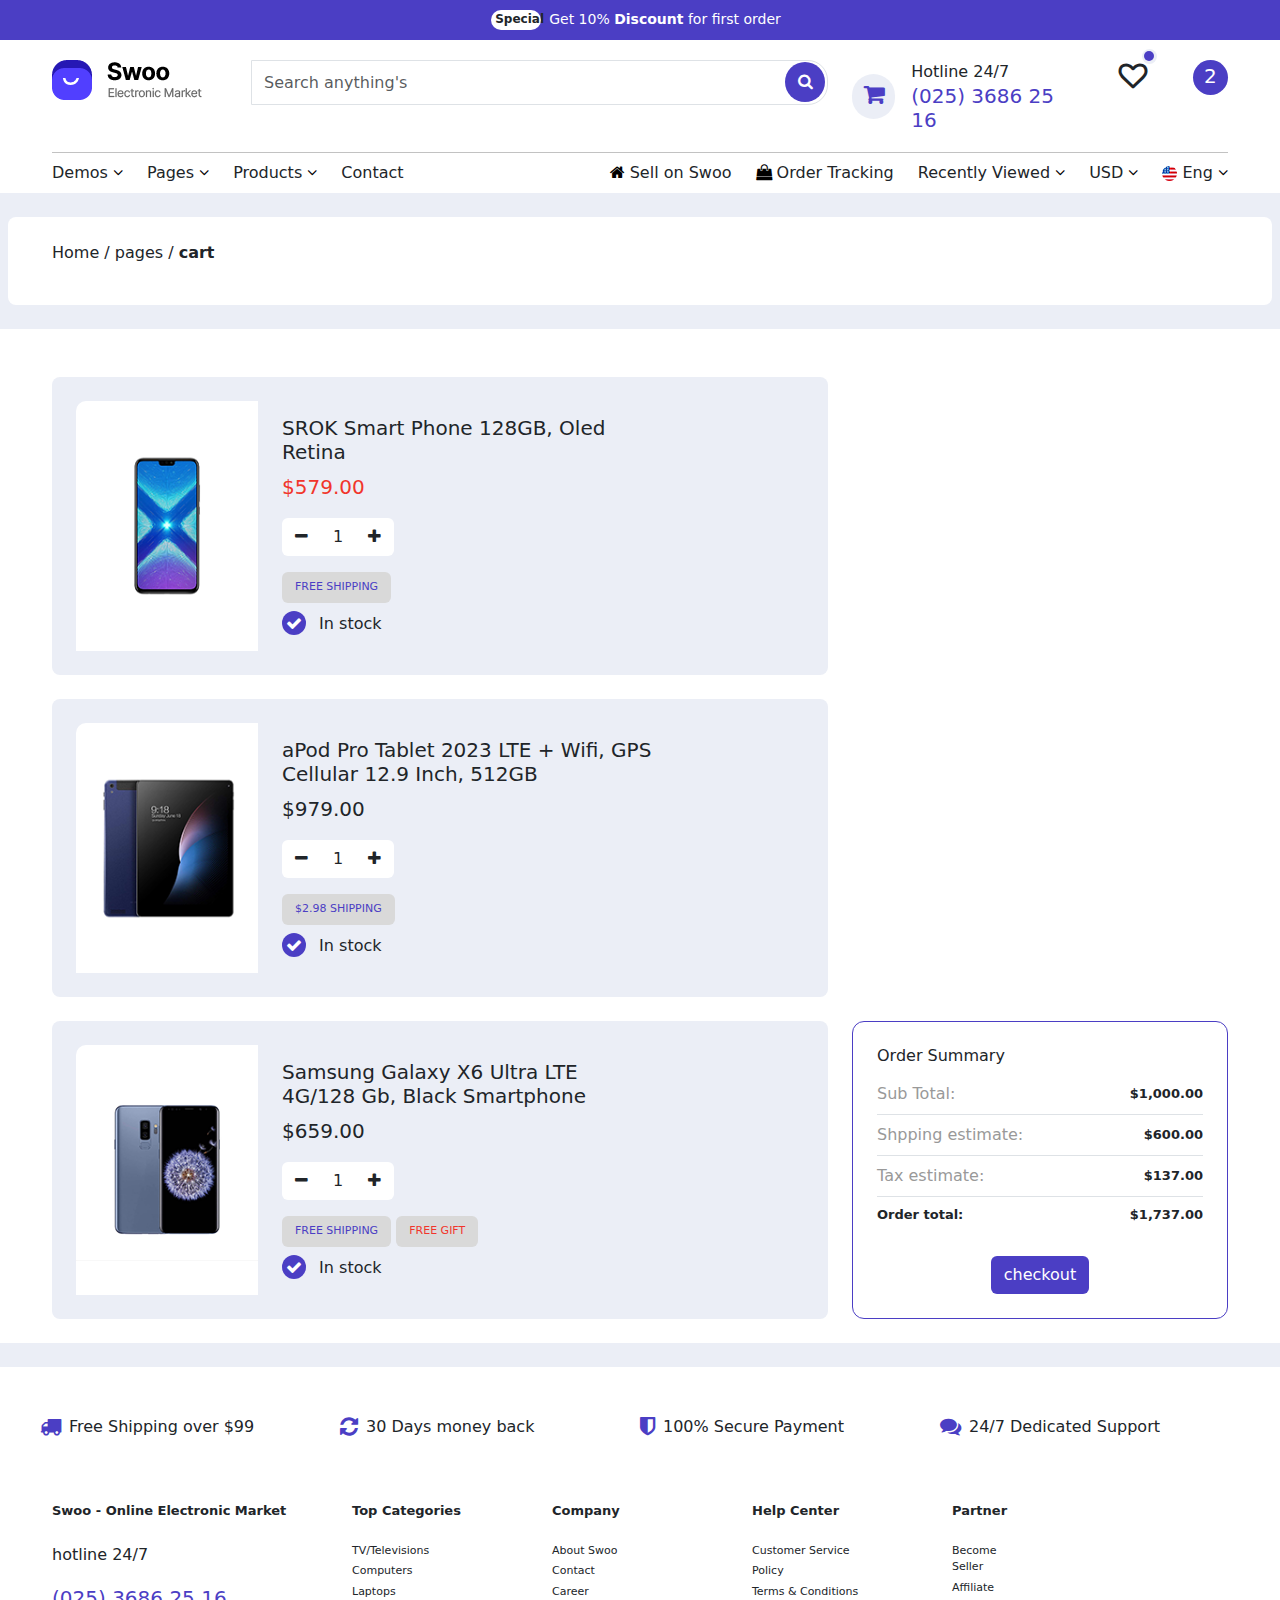
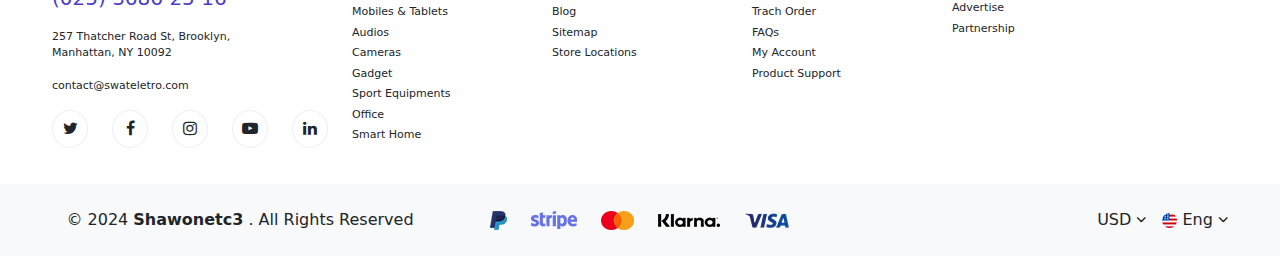
<file: cart.html>
<!DOCTYPE html>
<html lang="en">

<head>
    <meta charset="UTF-8">
    <meta name="viewport" content="width=device-width, initial-scale=1.0">
    <link rel="stylesheet" href="./assets/css/bootstrap.css">
    <link rel="stylesheet" href="./assets/css/style.css">
    <link rel="stylesheet" href="./assets/css/responsive.css">
    <link rel="stylesheet" href="https://cdnjs.cloudflare.com/ajax/libs/font-awesome/4.7.0/css/font-awesome.min.css">
    <title>SWOO</title>
</head>

<body class="bg-custom-light">
    <header>
        <div class="bg-custom top-header d-flex justify-content-center align-items-center gap-2">
            <p class="top-header-btn px-1 text-dark fs-7 mb-0">Special</p>
            <p class="top-header-text text-w mb-0">Get 10% <span>Discount</span> for first order</p>
            <a href="" class="top-header-a text-w mb-0"></a>
        </div>
        <div class="middle-header bg-white-custom">
            <div class="container">
                <div class="middle-header-wrapper">
                    <div class="row">
                        <div class="col-lg-2 col-md-6 col-4 mt-4 mt-md-0">
                            <a href="index.html" class="">
                                <div class="logo-wrapper">
                                    <img src="./assets/img/home/header/logo.png" alt="" class="">
                                </div>
                            </a>
                        </div>
                        <div class="col-md-6 col-8 d-lg-none d-lg-none d-block">
                            <div class="row">
                                <div class="col-7 px-0">
                                    <div class="d-flex align-items-center mt-3 mt-md-0">
                                        <div class="cart-icon-wrapper">
                                            <i class="fa fa-shopping-cart text-m-color"></i>
                                        </div>
                                        <div class="mx-2">
                                            <p class="fs-7 mb-0 fs-sm-7">Hotline 24/7</p>
                                            <h5 class="text-m-color fs-7 mt-0 mb-0 fs-sm-7">(025) 3686 25 16</h5>
                                        </div>
                                    </div>
                                </div>
                                <div class="col-5 px-0">
                                    <div class="d-flex align-items-center justify-content-between mt-3 mt-md-1">
                                        <div class="dot-icon px-0">
                                            <i class="fa fa-heart-o fs-3 text-dark"></i>
                                        </div>
                                        <div class="cart-icon-wrapper-2 bg-custom px-0">
                                            <span class="text-w fs-5 fs-sm-7">2</span>
                                        </div>
                                    </div>
                                </div>
                            </div>
                        </div>
                        <div class="col-lg-6 col-12 mt-4 mt-lg-0">
                            <div class="seach-wrapper w-100 w-sm-100">
                                <div class="input-group custom-input-group">
                                    <div class="input-group-append ">
                                        <select class="form-select custom-select-radius bg-custom-light d-none d-block">
                                            <option>All Categories</option>
                                            <option value="1">Option 1</option>
                                            <option value="2">Option 2</option>
                                            <option value="3">Option 3</option>
                                        </select>
                                    </div>
                                    <input type="text" class="form-control custom-input-radius"
                                        placeholder="Search anything's" aria-label="Search anything's"
                                        aria-describedby="button-addon2">
                                </div>
                                <span class="header-search-icon">
                                    <i class="fa fa-search text-w"></i>
                                </span>
                            </div>
                        </div>
                        <div class="col-lg-4 mt-4 mt-lg-0 d-lg-block d-none d-none">
                            <div class="row">
                                <div class="col-8">
                                    <div class="d-flex align-items-center ">
                                        <div class="cart-icon-wrapper">
                                            <i class="fa fa-shopping-cart text-m-color"></i>
                                        </div>
                                        <div class="mx-3">
                                            <p class="fs-6 mb-0">Hotline 24/7</p>
                                            <h5 class="text-m-color mt-0 mb-0">(025) 3686 25 16</h5>
                                        </div>
                                    </div>
                                </div>
                                <div class="col-4">
                                    <div class="d-flex align-items-center justify-content-between mt-3 mt-lg-0">
                                        <div class="dot-icon">
                                            <i class="fa fa-heart-o fs-3 text-dark"></i>
                                        </div>
                                        <div class="cart-icon-wrapper-2 bg-custom">
                                            <span class="text-w fs-5">2</span>
                                        </div>
                                    </div>
                                </div>
                            </div>
                        </div>
                    </div>
                </div>
            </div>
        </div>
        <div class="bottom-header bg-white-custom">
            <div class="container">
                <div class="row">
                    <div class="col-lg-5 col-12 mt-2 mt-lg-0 d-none d-lg-block">
                        <ul class="navbar-nav flex-direction-row gap-4 justify-content-center justify-content-lg-start">
                            <li class="nav-item">
                                <a href="" class="nav-link">
                                    Demos
                                    <i class="fa fa-angle-down text-custom-dark"></i>
                                </a>
                            </li>
                            <li class="nav-item">
                                <a href="" class="nav-link">
                                    Pages
                                    <i class="fa fa-angle-down text-custom-dark"></i>
                                </a>
                            </li>
                            <li class="nav-item Products-dropdown">
                                <a href="products.html" class="nav-link">
                                    Products
                                    <i class="fa fa-angle-down text-custom-dark"></i>
                                </a>
                                <div class="Products-content py-4 d-none">
                                    <div class="container">
                                        <h5 class="mb-0">Popular Products</h5>
                                        <div class="row mt-4">
                                            <div class="col-lg-3 col-md-4 col-12">
                                                <div class="">
                                                    <div class="best-card-wrapper">
                                                        <div class="card py-2">
                                                            <div
                                                                class="d-flex align-items-center justify-content-end mt-2 px-3">
                                                                <div class="icon-circle-heart">
                                                                    <i class="fa fa-heart"></i>
                                                                </div>
                                                            </div>
                                                            <div class="mt-4 w-100 px-3 best-card-img-wrapper">
                                                                <img src="./assets/img/home/products/img-tv-1.png"
                                                                    alt="" class="w-100 h-100">
                                                            </div>
                                                            <div class="deals-card-body-custom mt-2 px-3">
                                                                <div class="d-flex align-items-center gap-2">
                                                                    <button
                                                                        class="btn btn-info text-w rounded-5 py-1 fs-8">
                                                                        15% OFF
                                                                    </button>
                                                                    <button
                                                                        class="btn btn-custom text-w rounded-5 py-1 fs-8">
                                                                        15% OFF
                                                                    </button>
                                                                </div>
                                                                <h5 class="mt-4 w-95 custom-text-card">Air Purifier with
                                                                    True HEPA H14 Filter</h5>
                                                                <div class="d-flex align-items-center gap-2">
                                                                    <i class="fa fa-star fa-md text-custom-green"></i>
                                                                    <i class="fa fa-star fa-md text-custom-green"></i>
                                                                    <i class="fa fa-star fa-md text-custom-green"></i>
                                                                    <i class="fa fa-star fa-md text-custom-green"></i>
                                                                    <i class="fa fa-star-o fa-md"></i>
                                                                    <span><b>(5)</b></span>
                                                                </div>
                                                            </div>
                                                            <div
                                                                class="d-flex align-items-baseline gap-3  px-3 custom-price">
                                                                <p class="mt-2 text-red fs-5">$489.00</p>
                                                                <!-- <del class="text-light-custom fs-6">$619.00</del> -->
                                                            </div>
                                                        </div>
                                                    </div>
                                                </div>
                                            </div>
                                            <div class="col-lg-3 col-md-4 col-12">
                                                <div class="">
                                                    <div class="best-card-wrapper">
                                                        <div class="card py-2">
                                                            <div
                                                                class="d-flex align-items-center justify-content-end mt-2 px-3">
                                                                <div class="icon-circle-heart">
                                                                    <i class="fa fa-heart"></i>
                                                                </div>
                                                            </div>
                                                            <div class="mt-4 w-100 px-3 best-card-img-wrapper">
                                                                <img src="./assets/img/home/products/img-tv-1.png"
                                                                    alt="" class="w-100 h-100">
                                                            </div>
                                                            <div class="deals-card-body-custom mt-2 px-3">
                                                                <div class="d-flex align-items-center gap-2">
                                                                    <button
                                                                        class="btn btn-info text-w rounded-5 py-1 fs-8">
                                                                        15% OFF
                                                                    </button>
                                                                    <button
                                                                        class="btn btn-custom text-w rounded-5 py-1 fs-8">
                                                                        15% OFF
                                                                    </button>
                                                                </div>
                                                                <h5 class="mt-4 w-95 custom-text-card">Air Purifier with
                                                                    True HEPA H14 Filter</h5>
                                                                <div class="d-flex align-items-center gap-2">
                                                                    <i class="fa fa-star fa-md text-custom-green"></i>
                                                                    <i class="fa fa-star fa-md text-custom-green"></i>
                                                                    <i class="fa fa-star fa-md text-custom-green"></i>
                                                                    <i class="fa fa-star fa-md text-custom-green"></i>
                                                                    <i class="fa fa-star-o fa-md"></i>
                                                                    <span><b>(5)</b></span>
                                                                </div>
                                                            </div>
                                                            <div
                                                                class="d-flex align-items-baseline gap-3  px-3 custom-price">
                                                                <p class="mt-2 text-red fs-5">$489.00</p>
                                                                <!-- <del class="text-light-custom fs-6">$619.00</del> -->
                                                            </div>
                                                        </div>
                                                    </div>
                                                </div>
                                            </div>
                                            <div class="col-lg-3 col-md-4 col-12">
                                                <div class="">
                                                    <div class="best-card-wrapper">
                                                        <div class="card py-2">
                                                            <div
                                                                class="d-flex align-items-center justify-content-end mt-2 px-3">
                                                                <div class="icon-circle-heart">
                                                                    <i class="fa fa-heart"></i>
                                                                </div>
                                                            </div>
                                                            <div class="mt-4 w-100 px-3 best-card-img-wrapper">
                                                                <img src="./assets/img/home/products/img-tv-1.png"
                                                                    alt="" class="w-100 h-100">
                                                            </div>
                                                            <div class="deals-card-body-custom mt-2 px-3">
                                                                <div class="d-flex align-items-center gap-2">
                                                                    <button
                                                                        class="btn btn-info text-w rounded-5 py-1 fs-8">
                                                                        15% OFF
                                                                    </button>
                                                                    <button
                                                                        class="btn btn-custom text-w rounded-5 py-1 fs-8">
                                                                        15% OFF
                                                                    </button>
                                                                </div>
                                                                <h5 class="mt-4 w-95 custom-text-card">Air Purifier with
                                                                    True HEPA H14 Filter</h5>
                                                                <div class="d-flex align-items-center gap-2">
                                                                    <i class="fa fa-star fa-md text-custom-green"></i>
                                                                    <i class="fa fa-star fa-md text-custom-green"></i>
                                                                    <i class="fa fa-star fa-md text-custom-green"></i>
                                                                    <i class="fa fa-star fa-md text-custom-green"></i>
                                                                    <i class="fa fa-star-o fa-md"></i>
                                                                    <span><b>(5)</b></span>
                                                                </div>
                                                            </div>
                                                            <div
                                                                class="d-flex align-items-baseline gap-3  px-3 custom-price">
                                                                <p class="mt-2 text-red fs-5">$489.00</p>
                                                                <!-- <del class="text-light-custom fs-6">$619.00</del> -->
                                                            </div>
                                                        </div>
                                                    </div>
                                                </div>
                                            </div>
                                            <div class="col-lg-3 col-md-4 col-12">
                                                <div class="">
                                                    <div class="best-card-wrapper">
                                                        <div class="card py-2">
                                                            <div
                                                                class="d-flex align-items-center justify-content-end mt-2 px-3">
                                                                <div class="icon-circle-heart">
                                                                    <i class="fa fa-heart"></i>
                                                                </div>
                                                            </div>
                                                            <div class="mt-4 w-100 px-3 best-card-img-wrapper">
                                                                <img src="./assets/img/home/products/img-tv-1.png"
                                                                    alt="" class="w-100 h-100">
                                                            </div>
                                                            <div class="deals-card-body-custom mt-2 px-3">
                                                                <div class="d-flex align-items-center gap-2">
                                                                    <button
                                                                        class="btn btn-info text-w rounded-5 py-1 fs-8">
                                                                        15% OFF
                                                                    </button>
                                                                    <button
                                                                        class="btn btn-custom text-w rounded-5 py-1 fs-8">
                                                                        15% OFF
                                                                    </button>
                                                                </div>
                                                                <h5 class="mt-4 w-95 custom-text-card">Air Purifier with
                                                                    True HEPA H14 Filter</h5>
                                                                <div class="d-flex align-items-center gap-2">
                                                                    <i class="fa fa-star fa-md text-custom-green"></i>
                                                                    <i class="fa fa-star fa-md text-custom-green"></i>
                                                                    <i class="fa fa-star fa-md text-custom-green"></i>
                                                                    <i class="fa fa-star fa-md text-custom-green"></i>
                                                                    <i class="fa fa-star-o fa-md"></i>
                                                                    <span><b>(5)</b></span>
                                                                </div>
                                                            </div>
                                                            <div
                                                                class="d-flex align-items-baseline gap-3  px-3 custom-price">
                                                                <p class="mt-2 text-red fs-5">$489.00</p>
                                                                <!-- <del class="text-light-custom fs-6">$619.00</del> -->
                                                            </div>
                                                        </div>
                                                    </div>
                                                </div>
                                            </div>
                                        </div>
                                    </div>
                                </div>
                            </li>
                            <li class="nav-item">
                                <a href="contact.html" class="nav-link">
                                    Contact
                                </a>
                            </li>
                        </ul>
                    </div>
                    <div class="col-lg-7 col-12 mt-2 mt-lg-0 d-none d-lg-block">
                        <ul class="bottom-header-navbar navbar-nav flex-direction-row gap-4 justify-content-end w-100">
                            <li class="nav-item">
                                <a href="" class="nav-link">
                                    <i class="fa fs-6 fa-home text-custom-dark"></i>
                                    Sell on Swoo
                                </a>
                            </li>
                            <li class="nav-item">
                                <a href="" class="nav-link">
                                    <i class="fa fs-6 fa-shopping-bag text-custom-dark"></i>
                                    Order Tracking
                                </a>
                            </li>
                            <li class="nav-item">
                                <a href="" class="nav-link">
                                    Recently Viewed
                                    <i class="fa fs-6 fa-angle-down text-custom-dark"></i>
                                </a>
                            </li>
                            <li class="nav-item">
                                <a href="" class="nav-link">
                                    USD
                                    <i class="fa fs-6 fa-angle-down text-custom-dark"></i>
                                </a>
                            </li>
                            <li class="nav-item">
                                <a href="" class="nav-link">
                                    <img src="./assets/img/home/header/american-flag.png" alt="" class="">
                                    <span>Eng</span>
                                    <i class="fa fa-angle-down text-custom-dark"></i>
                                </a>
                            </li>
                        </ul>
                    </div>
                </div>
                <div class="d-block d-lg-none">
                    <ul
                        class="bottom-header-navbar navbar-nav flex-direction-row gap-4 justify-content-lg-end w-100 overflow-scroll overflow-x-sm-scroll">
                        <li class="nav-item">
                            <a href="" class="nav-link">
                                Demos
                                <i class="fa fa-angle-down text-custom-dark"></i>
                            </a>
                        </li>
                        <li class="nav-item">
                            <a href="" class="nav-link">
                                Pages
                                <i class="fa fa-angle-down text-custom-dark"></i>
                            </a>
                        </li>
                        <li class="nav-item">
                            <a href="products.html" class="nav-link">
                                Products
                                <i class="fa fa-angle-down text-custom-dark"></i>
                            </a>
                        </li>
                        <li class="nav-item">
                            <a href="" class="nav-link">
                                Contact
                            </a>
                        </li>
                        <li class="nav-item">
                            <a href="" class="nav-link">
                                <i class="fa fs-6 fa-home text-custom-dark"></i>
                                Sell on Swoo
                            </a>
                        </li>
                        <li class="nav-item">
                            <a href="" class="nav-link">
                                <i class="fa fs-6 fa-shopping-bag text-custom-dark"></i>
                                Order Tracking
                            </a>
                        </li>
                        <li class="nav-item">
                            <a href="" class="nav-link">
                                Recently Viewed
                                <i class="fa fs-6 fa-angle-down text-custom-dark"></i>
                            </a>
                        </li>
                        <li class="nav-item">
                            <a href="" class="nav-link">
                                USD
                                <i class="fa fs-6 fa-angle-down text-custom-dark"></i>
                            </a>
                        </li>
                        <li class="nav-item">
                            <a href="" class="nav-link">
                                <img src="./assets/img/home/header/american-flag.png" alt="" class="">
                                <span>Eng</span>
                                <i class="fa fa-angle-down text-custom-dark"></i>
                            </a>
                        </li>
                    </ul>
                </div>
            </div>
        </div>
    </header>

    <section class="bredcrumb mt-4 bg-white mx-2 rounded-3 border-2">
        <div class="container">
            <div class="py-4">
                <p class="">Home / pages / <b>cart</b> </p>
            </div>
        </div>
    </section>
    <section class="cart bg-white-custom mt-4 py-4 px-4">
        <div class="container">
            <div class="row">
                <div class="col-lg-8 col-md-12 col-12">
                    <div class="d-flex align-items-center bg-custom-light my-4 flex-wrap py-4 px-4 rounded-3">
                        <div class="w-25 w-sm-100">
                            <div class="cart-img">
                                <img src="./assets/img/home/products/mobile/m-img-1.png" class="w-100" />
                            </div>
                        </div>
                        <div class="w-75 px-md-4 w-sm-100 px-0 mt-4 mt-md-0">
                            <h5 class="w-75 fs-md-7 w-sm-100">SROK Smart Phone 128GB, Oled Retina</h5>
                            <p class="fs-5 text-red">$579.00</p>
                            <div class="btn-group border-1 w-sm-100">
                                <button type="button" class="btn bg-white-custom">
                                    <i class="fa fa-minus"></i>
                                </button>
                                <button type="button" class="btn bg-white-custom">
                                    1
                                </button>
                                <button type="button" class="btn bg-white-custom">
                                    <i class="fa fa-plus"></i>
                                </button>
                            </div><br />
                            <button class="btn btn-cart text-uppercase fs-8 mt-3 w-sm-100">
                                free shipping</button>
                            <div class="mt-2">
                                <i class="fa fa-check bg-custom text-w rounded-full py-1 px-1"></i>
                                <span class="px-2">In stock</span>
                            </div>
                        </div>
                    </div>
                    <div class="d-flex align-items-center bg-custom-light my-4 flex-wrap py-4 px-4 rounded-3">

                        <div class="w-25 w-sm-100">
                            <div class="cart-img">
                                <img src="./assets/img/home/products/mobile/m-img-2.png" class="w-100" />
                            </div>
                        </div>
                        <div class="w-75 px-md-4 w-sm-100 px-0 mt-4 mt-md-0">
                            <h5 class="w-75 fs-md-7 w-sm-100">aPod Pro Tablet 2023 LTE + Wifi, GPS Cellular 12.9 Inch,
                                512GB</h5>
                            <p class="fs-5 ">$979.00</p>
                            <div class="btn-group border-1 w-sm-100">
                                <button type="button" class="btn bg-white-custom">
                                    <i class="fa fa-minus"></i>
                                </button>
                                <button type="button" class="btn bg-white-custom">
                                    1
                                </button>
                                <button type="button" class="btn bg-white-custom">
                                    <i class="fa fa-plus"></i>
                                </button>
                            </div><br />
                            <button class="btn btn-cart text-uppercase fs-8 mt-3 w-sm-100">
                                $2.98 shipping</button>
                            <div class="mt-2">
                                <i class="fa fa-check bg-custom text-w rounded-full py-1 px-1"></i>
                                <span class="px-2">In stock</span>
                            </div>
                        </div>
                    </div>
                    <div class="d-flex align-items-center bg-custom-light flex-wrap py-4 px-4 rounded-3">

                        <div class="w-25 w-sm-100">
                            <div class="cart-img">
                                <img src="./assets/img/home/products/mobile/m-img-3.png" class="w-100" />
                            </div>
                        </div>
                        <div class="w-75 px-md-4 w-sm-100 px-0 mt-4 mt-md-0">
                            <h5 class="w-75 fs-md-7 w-sm-100">Samsung Galaxy X6 Ultra LTE 4G/128 Gb, Black Smartphone
                            </h5>
                            <p class="fs-5 ">$659.00</p>
                            <div class="btn-group border-1 w-sm-100">
                                <button type="button" class="btn bg-white-custom">
                                    <i class="fa fa-minus"></i>
                                </button>
                                <button type="button" class="btn bg-white-custom">
                                    1
                                </button>
                                <button type="button" class="btn bg-white-custom">
                                    <i class="fa fa-plus"></i>
                                </button>
                            </div><br />
                            <button class="btn btn-cart text-uppercase fs-8 mt-3 w-sm-100">
                                free shipping</button>
                            <button class="btn text-red btn-cart text-uppercase fs-8 mt-3">
                                free gift</button>
                            <div class="mt-2">
                                <i class="fa fa-check bg-custom text-w rounded-full py-1 px-1"></i>
                                <span class="px-2">In stock</span>
                            </div>
                        </div>
                    </div>
                </div>
                <div class="col-lg-4 col-md-12 col-12 mt-4 mt-lg-0">
                    <div class="w-100 h-100 d-flex align-items-end">
                        <div class="py-4 px-4 border-green w-100">
                            <h6>Order Summary</h6>
                            <div class="w-100 d-flex align-items-center border-bottom py-2">
                                <p class="w-50 text-light-custom mb-0">Sub Total:</p>
                                <p class="w-50 fs-7 text-end mb-0">$1,000.00</p>
                            </div>
                            <div class="w-100 d-flex align-items-center border-bottom py-2">
                                <p class="w-50 text-light-custom mb-0">Shpping estimate:</p>
                                <p class="w-50 fs-7 text-end mb-0">$600.00</p>
                            </div>
                            <div class="w-100 d-flex align-items-center border-bottom py-2">
                                <p class="w-50 text-light-custom mb-0">Tax estimate:</p>
                                <p class="w-50 fs-7 text-end mb-0">$137.00</p>
                            </div>
                            <div class="w-100 d-flex align-items-center py-2">
                                <p class="w-50 fs-7 mb-0">Order total:</p>
                                <p class="w-50 fs-7 text-end mb-0">$1,737.00</p>
                            </div>
                            <div class="w-100 text-center mt-4">
                                <a href="chackout.html" class="btn text-w btn-custom">checkout</a>
                            </div>
                        </div>
                    </div>
                </div>
            </div>
        </div>
    </section>

    <footer class="bg-white mt-4 py-4">
        <div class="container">
            <div class="row">
                <div class="col-md-3 col-6 py-md-4 px-0 d-flex flex-wrap align-items-start">
                    <i class="fa fa-truck text-m-color fa-lg w-sm-20 mt-1"></i>
                    <p class="px-2 w-75">Free Shipping over $99</p>
                </div>
                <div class="col-md-3 col-6 py-md-4 px-0 d-flex flex-wrap align-items-start">
                    <i class="fa fa-refresh text-m-color fa-lg w-sm-20 mt-1"></i>
                    <span class="px-2 w-75">30 Days money back</span>
                </div>
                <div class="col-md-3 col-6 py-md-4 px-0 d-flex flex-wrap align-items-start">
                    <i class="fa fa-shield text-m-color fa-lg w-sm-20 mt-1"></i>
                    <span class="px-2 w-75">100% Secure Payment</span>
                </div>
                <div class="col-md-3 col-6 py-md-4 px-0 d-flex flex-wrap align-items-start">
                    <i class="fa fa-comments text-m-color fa-lg w-sm-20 mt-1"></i>
                    <span class="px-2 w-75">24/7 Dedicated Support</span>
                </div>
            </div>
            <div class="row mt-4">
                <div class="col-12 col-md-8 col-lg-3">
                    <h6 class="fs-7">Swoo - Online Electronic Market</h6>
                    <p class="mt-4">hotline 24/7</p>
                    <p class="text-m-color fs-5">(025) 3686 25 16</p>
                    <p class="fs-8 w-75">
                        257 Thatcher Road St, Brooklyn, Manhattan,
                        NY 10092
                    </p>
                    <p class="fs-8">contact@swateletro.com</p>
                    <div class="d-flex gap-4">
                        <div class="bg-white footer-icon">
                            <i class="fa fa-twitter text-dark"></i>
                        </div>
                        <div class="bg-white footer-icon">
                            <i class="fa fa-facebook text-dark"></i>
                        </div>
                        <div class="bg-white footer-icon">
                            <i class="fa fa-instagram text-dark"></i>
                        </div>
                        <div class="bg-white footer-icon">
                            <i class="fa fa-youtube-play text-dark"></i>
                        </div>
                        <div class="bg-white footer-icon">
                            <i class="fa fa-linkedin text-dark"></i>
                        </div>
                    </div>
                </div>
                <div class="col-lg-2 col-md-4 col-6 mt-md-0 mt-4">
                    <h6 class="fs-7">Top Categories</h6>
                    <ul class="mt-4 list-group-custom">
                        <li class="fs-8 mt-1">TV/Televisions</li>
                        <li class="fs-8 mt-1">Computers</li>
                        <li class="fs-8 mt-1">Laptops</li>
                        <li class="fs-8 mt-1">Mobiles & Tablets</li>
                        <li class="fs-8 mt-1">Audios</li>
                        <li class="fs-8 mt-1">Cameras</li>
                        <li class="fs-8 mt-1">Gadget</li>
                        <li class="fs-8 mt-1">Sport Equipments</li>
                        <li class="fs-8 mt-1">Office</li>
                        <li class="fs-8 mt-1">Smart Home</li>
                    </ul>
                </div>
                <div class="col-lg-2 col-md-4 col-6 mt-lg-0 mt-4">
                    <h6 class="fs-7">Company</h6>
                    <ul class="mt-4 list-group-custom">
                        <li class="fs-8 mt-1">About Swoo</li>
                        <li class="fs-8 mt-1">Contact</li>
                        <li class="fs-8 mt-1">Career</li>
                        <li class="fs-8 mt-1">Blog</li>
                        <li class="fs-8 mt-1">Sitemap</li>
                        <li class="fs-8 mt-1">Store Locations</li>
                    </ul>
                </div>
                <div class="col-lg-2 col-md-4 col-6 mt-lg-0 mt-4">
                    <h6 class="fs-7">Help Center</h6>
                    <ul class="mt-4 list-group-custom">
                        <li class="fs-8 mt-1">Customer Service</li>
                        <li class="fs-8 mt-1">Policy</li>
                        <li class="fs-8 mt-1">Terms & Conditions</li>
                        <li class="fs-8 mt-1">Trach Order</li>
                        <li class="fs-8 mt-1">FAQs</li>
                        <li class="fs-8 mt-1">My Account</li>
                        <li class="fs-8 mt-1">Product Support</li>
                    </ul>
                </div>
                <div class="col-lg-1 col-md-4 col-6 mt-lg-0 mt-4">
                    <h6 class="fs-7">Partner</h6>
                    <ul class="mt-4 list-group-custom">
                        <li class="fs-8 mt-1">Become Seller</li>
                        <li class="fs-8 mt-1">Affiliate</li>
                        <li class="fs-8 mt-1">Advertise</li>
                        <li class="fs-8 mt-1">Partnership</li>
                    </ul>
                </div>
            </div>
        </div>
        <div class="mt-4 py-2 bg-light">
            <div class="container">
                <div class="row">
                    <div class="col-12 col-md-12 col-lg-4">
                        <div class="pt-3 text-center">
                            <p class="">© 2024 <b>Shawonetc3</b> . All Rights Reserved</p>
                        </div>
                    </div>
                    <div class="col-12 col-md-6 col-lg-4">
                        <div class="d-flex align-items-center w-100 h-100 justify-content-center">
                            <div class="d-flex align-items-center gap-4">
                                <div class="">
                                    <img src="./assets/img/home/payment-option/paypal.png" alt="" class="" />
                                </div>
                                <div class="">
                                    <img src="./assets/img/home/payment-option/stripe.png" alt="" class="" />
                                </div>
                                <div class="">
                                    <img src="./assets/img/home/payment-option/visa.png" alt="" class="" />
                                </div>
                                <div class="">
                                    <img src="./assets/img/home/payment-option/klarna.png" alt="" class="" />
                                </div>
                                <div class="">
                                    <img src="./assets/img/home/payment-option/visa-1.png" alt="" class="" />
                                </div>
                            </div>
                        </div>
                    </div>
                    <div class="col-12 col-md-6 col-lg-4 d-md-block d-none">
                        <div
                            class="d-flex align-items-center gap-3 w-100 h-100 justify-content-md-end justify-content-center">
                            <div class="">
                                <a href="" class="nav-link">
                                    USD
                                    <i class="fa fs-6 fa-angle-down text-custom-dark"></i>
                                </a>
                            </div>
                            <div class="">
                                <a href="" class="nav-link">
                                    <img src="./assets/img/home/header/american-flag.png" alt="" class="">
                                    <span>Eng</span>
                                    <i class="fa fa-angle-down text-custom-dark"></i>
                                </a>
                            </div>
                        </div>
                    </div>
                </div>
            </div>
        </div>
    </footer>
</body>

</html>
</file>
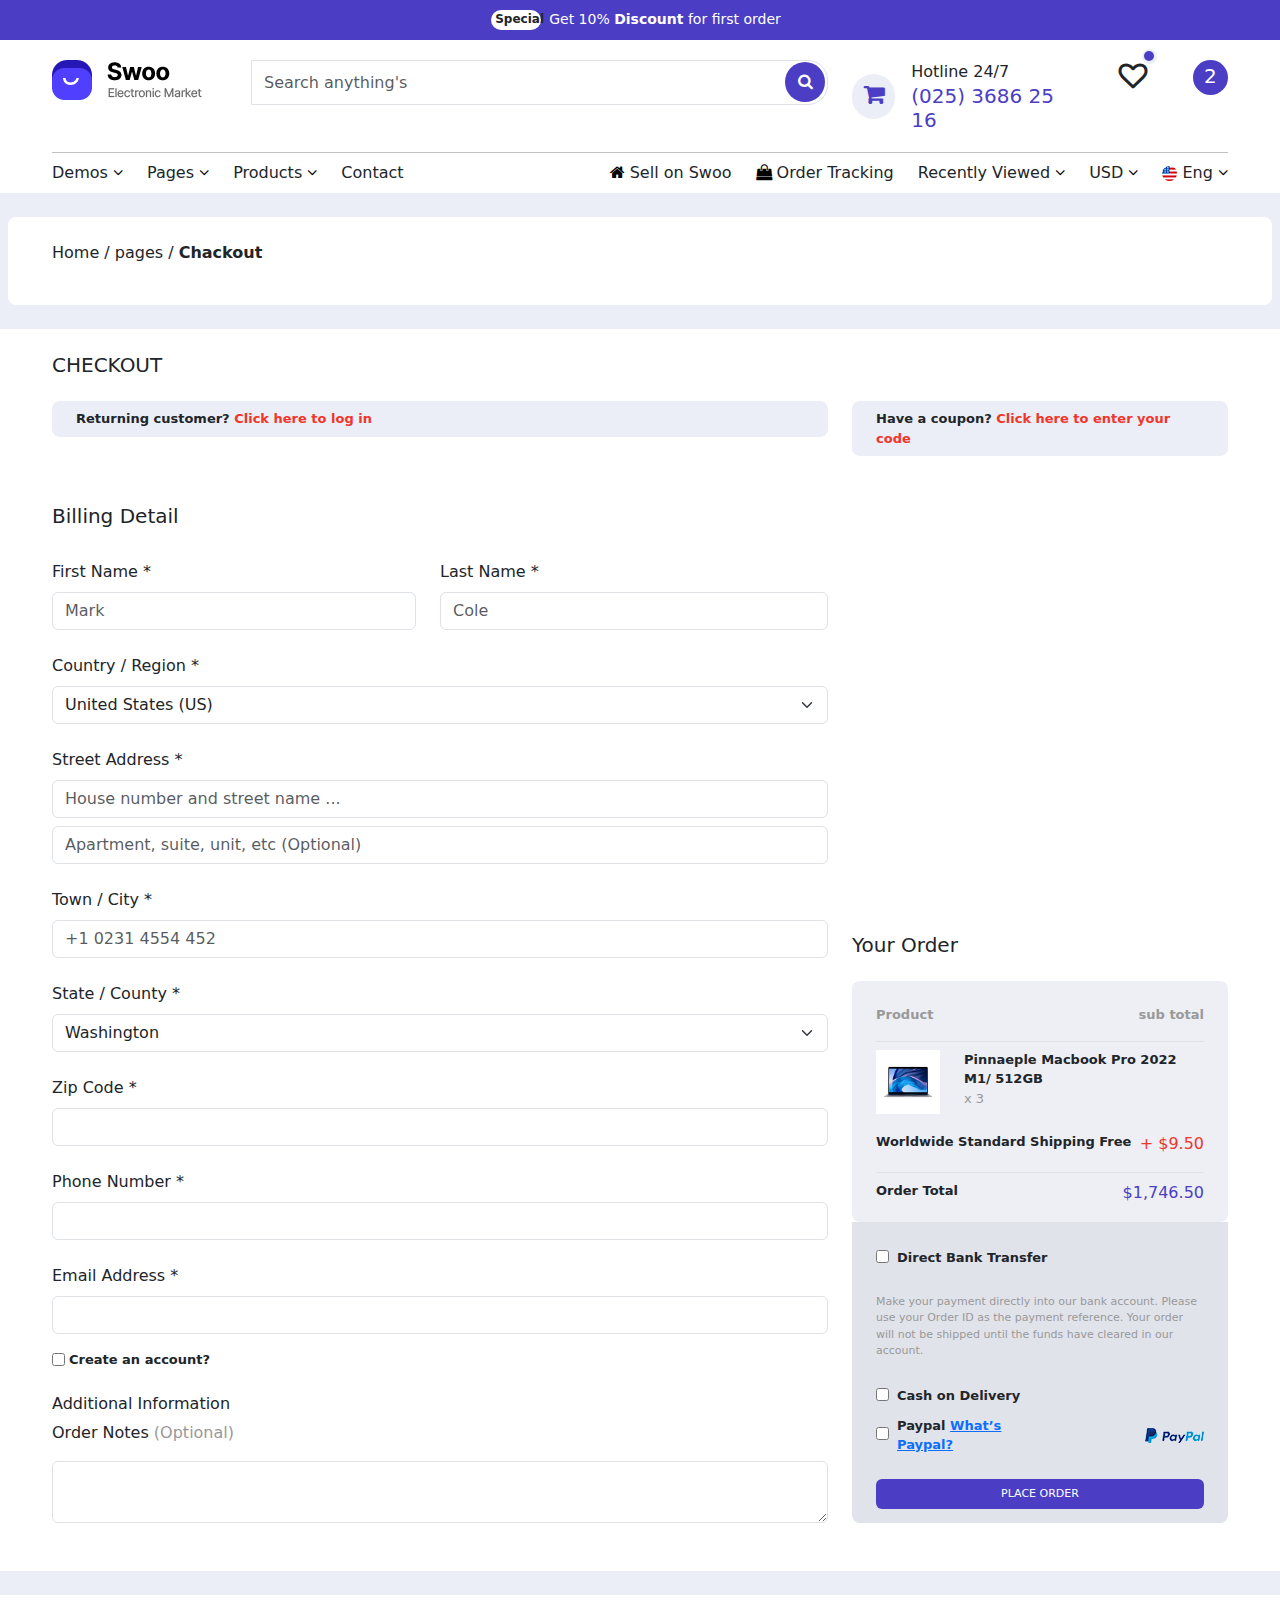
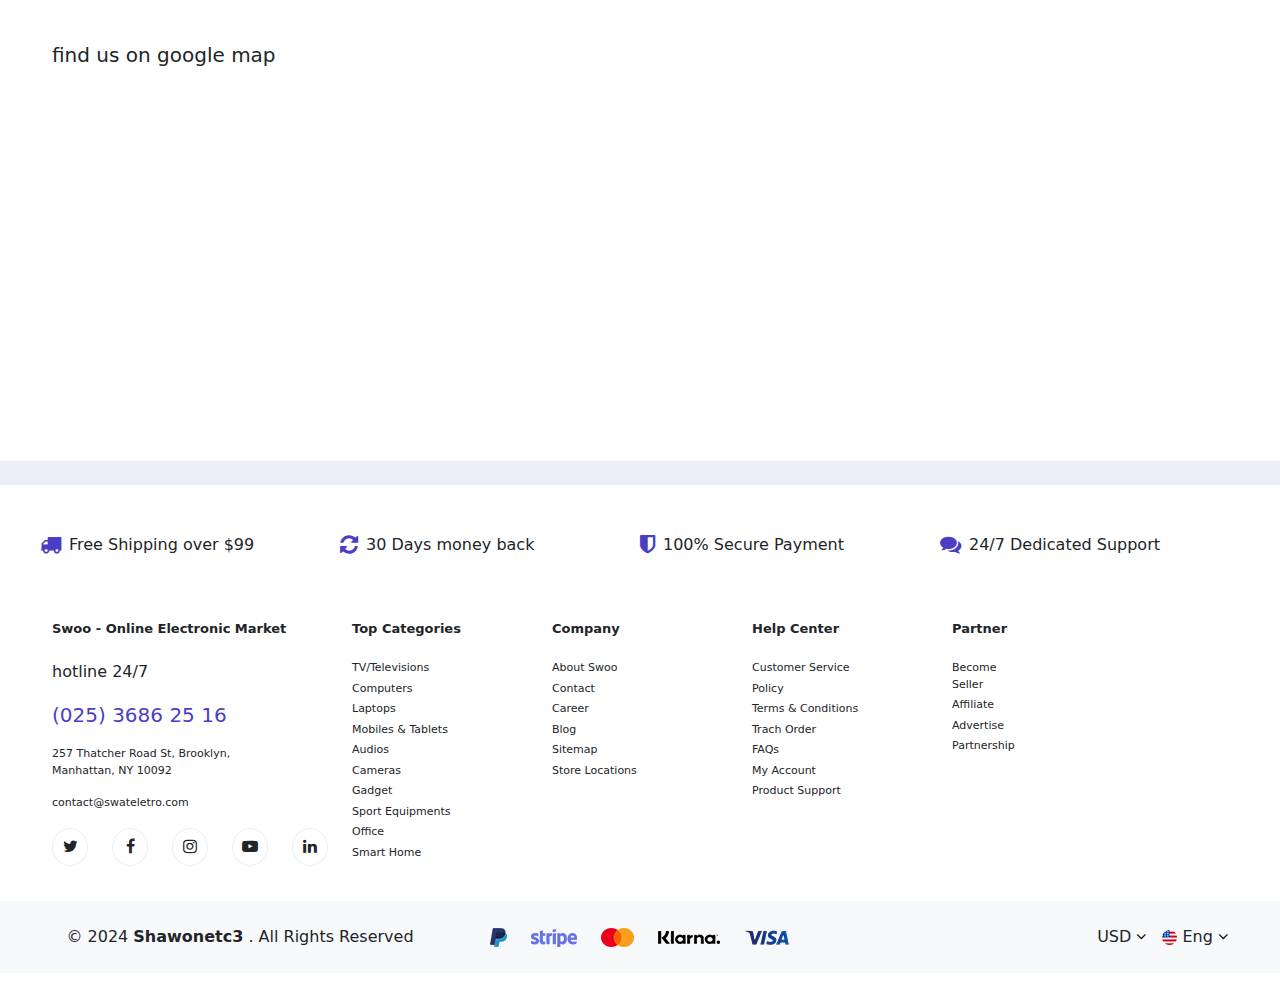
<file: chackout.html>
<!DOCTYPE html>
<html lang="en">

<head>
    <meta charset="UTF-8">
    <meta name="viewport" content="width=device-width, initial-scale=1.0">
    <link rel="stylesheet" href="./assets/css/bootstrap.css">
    <link rel="stylesheet" href="./assets/css/style.css">
    <link rel="stylesheet" href="./assets/css/responsive.css">
    <link rel="stylesheet" href="https://cdnjs.cloudflare.com/ajax/libs/font-awesome/4.7.0/css/font-awesome.min.css">
    <title>SWOO</title>
</head>

<body class="bg-custom-light">
    <header>
        <div class="bg-custom top-header d-flex justify-content-center align-items-center gap-2">
            <p class="top-header-btn px-1 text-dark fs-7 mb-0">Special</p>
            <p class="top-header-text text-w mb-0">Get 10% <span>Discount</span> for first order</p>
            <a href="" class="top-header-a text-w mb-0"></a>
        </div>
        <div class="middle-header bg-white-custom">
            <div class="container">
                <div class="middle-header-wrapper">
                    <div class="row">
                        <div class="col-lg-2 col-md-6 col-4 mt-4 mt-md-0">
                            <a href="index.html" class="">
                                <div class="logo-wrapper">
                                    <img src="./assets/img/home/header/logo.png" alt="" class="">
                                </div>
                            </a>
                        </div>
                        <div class="col-md-6 col-8 d-lg-none d-lg-none d-block">
                            <div class="row">
                                <div class="col-7 px-0">
                                    <div class="d-flex align-items-center mt-3 mt-md-0">
                                        <div class="cart-icon-wrapper">
                                            <i class="fa fa-shopping-cart text-m-color"></i>
                                        </div>
                                        <div class="mx-2">
                                            <p class="fs-7 mb-0 fs-sm-7">Hotline 24/7</p>
                                            <h5 class="text-m-color fs-7 mt-0 mb-0 fs-sm-7">(025) 3686 25 16</h5>
                                        </div>
                                    </div>
                                </div>
                                <div class="col-5 px-0">
                                    <div class="d-flex align-items-center justify-content-between mt-3 mt-md-1">
                                        <div class="dot-icon px-0">
                                            <i class="fa fa-heart-o fs-3 text-dark"></i>
                                        </div>
                                        <div class="cart-icon-wrapper-2 bg-custom px-0">
                                            <span class="text-w fs-5 fs-sm-7">2</span>
                                        </div>
                                    </div>
                                </div>
                            </div>
                        </div>
                        <div class="col-lg-6 col-12 mt-4 mt-lg-0">
                            <div class="seach-wrapper w-100 w-sm-100">
                                <div class="input-group custom-input-group">
                                    <div class="input-group-append ">
                                        <select class="form-select custom-select-radius bg-custom-light d-none d-block">
                                            <option>All Categories</option>
                                            <option value="1">Option 1</option>
                                            <option value="2">Option 2</option>
                                            <option value="3">Option 3</option>
                                        </select>
                                    </div>
                                    <input type="text" class="form-control custom-input-radius"
                                        placeholder="Search anything's" aria-label="Search anything's"
                                        aria-describedby="button-addon2">
                                </div>
                                <span class="header-search-icon">
                                    <i class="fa fa-search text-w"></i>
                                </span>
                            </div>
                        </div>
                        <div class="col-lg-4 mt-4 mt-lg-0 d-lg-block d-none d-none">
                            <div class="row">
                                <div class="col-8">
                                    <div class="d-flex align-items-center ">
                                        <div class="cart-icon-wrapper">
                                            <i class="fa fa-shopping-cart text-m-color"></i>
                                        </div>
                                        <div class="mx-3">
                                            <p class="fs-6 mb-0">Hotline 24/7</p>
                                            <h5 class="text-m-color mt-0 mb-0">(025) 3686 25 16</h5>
                                        </div>
                                    </div>
                                </div>
                                <div class="col-4">
                                    <div class="d-flex align-items-center justify-content-between mt-3 mt-lg-0">
                                        <div class="dot-icon">
                                            <i class="fa fa-heart-o fs-3 text-dark"></i>
                                        </div>
                                        <div class="cart-icon-wrapper-2 bg-custom">
                                            <span class="text-w fs-5">2</span>
                                        </div>
                                    </div>
                                </div>
                            </div>
                        </div>
                    </div>
                </div>
            </div>
        </div>
        <div class="bottom-header bg-white-custom">
            <div class="container">
                <div class="row">
                    <div class="col-lg-5 col-12 mt-2 mt-lg-0 d-none d-lg-block">
                        <ul class="navbar-nav flex-direction-row gap-4 justify-content-center justify-content-lg-start">
                            <li class="nav-item">
                                <a href="" class="nav-link">
                                    Demos
                                    <i class="fa fa-angle-down text-custom-dark"></i>
                                </a>
                            </li>
                            <li class="nav-item">
                                <a href="" class="nav-link">
                                    Pages
                                    <i class="fa fa-angle-down text-custom-dark"></i>
                                </a>
                            </li>
                            <li class="nav-item Products-dropdown">
                                <a href="products.html" class="nav-link">
                                    Products
                                    <i class="fa fa-angle-down text-custom-dark"></i>
                                </a>
                                <div class="Products-content py-4 d-none">
                                    <div class="container">
                                        <h5 class="mb-0">Popular Products</h5>
                                        <div class="row mt-4">
                                            <div class="col-lg-3 col-md-4 col-12">
                                                <div class="">
                                                    <div class="best-card-wrapper">
                                                        <div class="card py-2">
                                                            <div
                                                                class="d-flex align-items-center justify-content-end mt-2 px-3">
                                                                <div class="icon-circle-heart">
                                                                    <i class="fa fa-heart"></i>
                                                                </div>
                                                            </div>
                                                            <div class="mt-4 w-100 px-3 best-card-img-wrapper">
                                                                <img src="./assets/img/home/products/img-tv-1.png"
                                                                    alt="" class="w-100 h-100">
                                                            </div>
                                                            <div class="deals-card-body-custom mt-2 px-3">
                                                                <div class="d-flex align-items-center gap-2">
                                                                    <button
                                                                        class="btn btn-info text-w rounded-5 py-1 fs-8">
                                                                        15% OFF
                                                                    </button>
                                                                    <button
                                                                        class="btn btn-custom text-w rounded-5 py-1 fs-8">
                                                                        15% OFF
                                                                    </button>
                                                                </div>
                                                                <h5 class="mt-4 w-95 custom-text-card">Air Purifier with
                                                                    True HEPA H14 Filter</h5>
                                                                <div class="d-flex align-items-center gap-2">
                                                                    <i class="fa fa-star fa-md text-custom-green"></i>
                                                                    <i class="fa fa-star fa-md text-custom-green"></i>
                                                                    <i class="fa fa-star fa-md text-custom-green"></i>
                                                                    <i class="fa fa-star fa-md text-custom-green"></i>
                                                                    <i class="fa fa-star-o fa-md"></i>
                                                                    <span><b>(5)</b></span>
                                                                </div>
                                                            </div>
                                                            <div
                                                                class="d-flex align-items-baseline gap-3  px-3 custom-price">
                                                                <p class="mt-2 text-red fs-5">$489.00</p>
                                                                <!-- <del class="text-light-custom fs-6">$619.00</del> -->
                                                            </div>
                                                        </div>
                                                    </div>
                                                </div>
                                            </div>
                                            <div class="col-lg-3 col-md-4 col-12">
                                                <div class="">
                                                    <div class="best-card-wrapper">
                                                        <div class="card py-2">
                                                            <div
                                                                class="d-flex align-items-center justify-content-end mt-2 px-3">
                                                                <div class="icon-circle-heart">
                                                                    <i class="fa fa-heart"></i>
                                                                </div>
                                                            </div>
                                                            <div class="mt-4 w-100 px-3 best-card-img-wrapper">
                                                                <img src="./assets/img/home/products/img-tv-1.png"
                                                                    alt="" class="w-100 h-100">
                                                            </div>
                                                            <div class="deals-card-body-custom mt-2 px-3">
                                                                <div class="d-flex align-items-center gap-2">
                                                                    <button
                                                                        class="btn btn-info text-w rounded-5 py-1 fs-8">
                                                                        15% OFF
                                                                    </button>
                                                                    <button
                                                                        class="btn btn-custom text-w rounded-5 py-1 fs-8">
                                                                        15% OFF
                                                                    </button>
                                                                </div>
                                                                <h5 class="mt-4 w-95 custom-text-card">Air Purifier with
                                                                    True HEPA H14 Filter</h5>
                                                                <div class="d-flex align-items-center gap-2">
                                                                    <i class="fa fa-star fa-md text-custom-green"></i>
                                                                    <i class="fa fa-star fa-md text-custom-green"></i>
                                                                    <i class="fa fa-star fa-md text-custom-green"></i>
                                                                    <i class="fa fa-star fa-md text-custom-green"></i>
                                                                    <i class="fa fa-star-o fa-md"></i>
                                                                    <span><b>(5)</b></span>
                                                                </div>
                                                            </div>
                                                            <div
                                                                class="d-flex align-items-baseline gap-3  px-3 custom-price">
                                                                <p class="mt-2 text-red fs-5">$489.00</p>
                                                                <!-- <del class="text-light-custom fs-6">$619.00</del> -->
                                                            </div>
                                                        </div>
                                                    </div>
                                                </div>
                                            </div>
                                            <div class="col-lg-3 col-md-4 col-12">
                                                <div class="">
                                                    <div class="best-card-wrapper">
                                                        <div class="card py-2">
                                                            <div
                                                                class="d-flex align-items-center justify-content-end mt-2 px-3">
                                                                <div class="icon-circle-heart">
                                                                    <i class="fa fa-heart"></i>
                                                                </div>
                                                            </div>
                                                            <div class="mt-4 w-100 px-3 best-card-img-wrapper">
                                                                <img src="./assets/img/home/products/img-tv-1.png"
                                                                    alt="" class="w-100 h-100">
                                                            </div>
                                                            <div class="deals-card-body-custom mt-2 px-3">
                                                                <div class="d-flex align-items-center gap-2">
                                                                    <button
                                                                        class="btn btn-info text-w rounded-5 py-1 fs-8">
                                                                        15% OFF
                                                                    </button>
                                                                    <button
                                                                        class="btn btn-custom text-w rounded-5 py-1 fs-8">
                                                                        15% OFF
                                                                    </button>
                                                                </div>
                                                                <h5 class="mt-4 w-95 custom-text-card">Air Purifier with
                                                                    True HEPA H14 Filter</h5>
                                                                <div class="d-flex align-items-center gap-2">
                                                                    <i class="fa fa-star fa-md text-custom-green"></i>
                                                                    <i class="fa fa-star fa-md text-custom-green"></i>
                                                                    <i class="fa fa-star fa-md text-custom-green"></i>
                                                                    <i class="fa fa-star fa-md text-custom-green"></i>
                                                                    <i class="fa fa-star-o fa-md"></i>
                                                                    <span><b>(5)</b></span>
                                                                </div>
                                                            </div>
                                                            <div
                                                                class="d-flex align-items-baseline gap-3  px-3 custom-price">
                                                                <p class="mt-2 text-red fs-5">$489.00</p>
                                                                <!-- <del class="text-light-custom fs-6">$619.00</del> -->
                                                            </div>
                                                        </div>
                                                    </div>
                                                </div>
                                            </div>
                                            <div class="col-lg-3 col-md-4 col-12">
                                                <div class="">
                                                    <div class="best-card-wrapper">
                                                        <div class="card py-2">
                                                            <div
                                                                class="d-flex align-items-center justify-content-end mt-2 px-3">
                                                                <div class="icon-circle-heart">
                                                                    <i class="fa fa-heart"></i>
                                                                </div>
                                                            </div>
                                                            <div class="mt-4 w-100 px-3 best-card-img-wrapper">
                                                                <img src="./assets/img/home/products/img-tv-1.png"
                                                                    alt="" class="w-100 h-100">
                                                            </div>
                                                            <div class="deals-card-body-custom mt-2 px-3">
                                                                <div class="d-flex align-items-center gap-2">
                                                                    <button
                                                                        class="btn btn-info text-w rounded-5 py-1 fs-8">
                                                                        15% OFF
                                                                    </button>
                                                                    <button
                                                                        class="btn btn-custom text-w rounded-5 py-1 fs-8">
                                                                        15% OFF
                                                                    </button>
                                                                </div>
                                                                <h5 class="mt-4 w-95 custom-text-card">Air Purifier with
                                                                    True HEPA H14 Filter</h5>
                                                                <div class="d-flex align-items-center gap-2">
                                                                    <i class="fa fa-star fa-md text-custom-green"></i>
                                                                    <i class="fa fa-star fa-md text-custom-green"></i>
                                                                    <i class="fa fa-star fa-md text-custom-green"></i>
                                                                    <i class="fa fa-star fa-md text-custom-green"></i>
                                                                    <i class="fa fa-star-o fa-md"></i>
                                                                    <span><b>(5)</b></span>
                                                                </div>
                                                            </div>
                                                            <div
                                                                class="d-flex align-items-baseline gap-3  px-3 custom-price">
                                                                <p class="mt-2 text-red fs-5">$489.00</p>
                                                                <!-- <del class="text-light-custom fs-6">$619.00</del> -->
                                                            </div>
                                                        </div>
                                                    </div>
                                                </div>
                                            </div>
                                        </div>
                                    </div>
                                </div>
                            </li>
                            <li class="nav-item">
                                <a href="contact.html" class="nav-link">
                                    Contact
                                </a>
                            </li>
                        </ul>
                    </div>
                    <div class="col-lg-7 col-12 mt-2 mt-lg-0 d-none d-lg-block">
                        <ul class="bottom-header-navbar navbar-nav flex-direction-row gap-4 justify-content-end w-100">
                            <li class="nav-item">
                                <a href="" class="nav-link">
                                    <i class="fa fs-6 fa-home text-custom-dark"></i>
                                    Sell on Swoo
                                </a>
                            </li>
                            <li class="nav-item">
                                <a href="" class="nav-link">
                                    <i class="fa fs-6 fa-shopping-bag text-custom-dark"></i>
                                    Order Tracking
                                </a>
                            </li>
                            <li class="nav-item">
                                <a href="" class="nav-link">
                                    Recently Viewed
                                    <i class="fa fs-6 fa-angle-down text-custom-dark"></i>
                                </a>
                            </li>
                            <li class="nav-item">
                                <a href="" class="nav-link">
                                    USD
                                    <i class="fa fs-6 fa-angle-down text-custom-dark"></i>
                                </a>
                            </li>
                            <li class="nav-item">
                                <a href="" class="nav-link">
                                    <img src="./assets/img/home/header/american-flag.png" alt="" class="">
                                    <span>Eng</span>
                                    <i class="fa fa-angle-down text-custom-dark"></i>
                                </a>
                            </li>
                        </ul>
                    </div>
                </div>
                <div class="d-block d-lg-none">
                    <ul
                        class="bottom-header-navbar navbar-nav flex-direction-row gap-4 justify-content-lg-end w-100 overflow-scroll overflow-x-sm-scroll">
                        <li class="nav-item">
                            <a href="" class="nav-link">
                                Demos
                                <i class="fa fa-angle-down text-custom-dark"></i>
                            </a>
                        </li>
                        <li class="nav-item">
                            <a href="" class="nav-link">
                                Pages
                                <i class="fa fa-angle-down text-custom-dark"></i>
                            </a>
                        </li>
                        <li class="nav-item">
                            <a href="products.html" class="nav-link">
                                Products
                                <i class="fa fa-angle-down text-custom-dark"></i>
                            </a>
                        </li>
                        <li class="nav-item">
                            <a href="" class="nav-link">
                                Contact
                            </a>
                        </li>
                        <li class="nav-item">
                            <a href="" class="nav-link">
                                <i class="fa fs-6 fa-home text-custom-dark"></i>
                                Sell on Swoo
                            </a>
                        </li>
                        <li class="nav-item">
                            <a href="" class="nav-link">
                                <i class="fa fs-6 fa-shopping-bag text-custom-dark"></i>
                                Order Tracking
                            </a>
                        </li>
                        <li class="nav-item">
                            <a href="" class="nav-link">
                                Recently Viewed
                                <i class="fa fs-6 fa-angle-down text-custom-dark"></i>
                            </a>
                        </li>
                        <li class="nav-item">
                            <a href="" class="nav-link">
                                USD
                                <i class="fa fs-6 fa-angle-down text-custom-dark"></i>
                            </a>
                        </li>
                        <li class="nav-item">
                            <a href="" class="nav-link">
                                <img src="./assets/img/home/header/american-flag.png" alt="" class="">
                                <span>Eng</span>
                                <i class="fa fa-angle-down text-custom-dark"></i>
                            </a>
                        </li>
                    </ul>
                </div>
            </div>
        </div>
    </header>


    <section class="bredcrumb mt-4 bg-white mx-2 rounded-3 border-2">
        <div class="container">
            <div class="py-4">
                <p class="">Home / pages / <b>Chackout</b> </p>
            </div>
        </div>
    </section>
    <section class="hackout mt-4 bg-white-custom py-4">
        <div class="container">
            <div class="row">
                <div class="">
                    <h5 class="text-uppercase">checkout</h5>
                    <div class="row mt-4">
                        <div class="col-lg-8 col-md-6 col-12">
                            <div class="w-100 rounded-3 bg-custom-light py-2 px-4">
                                <p class="fs-7 mb-0">
                                    Returning customer?
                                    <span class="text-red">
                                        Click here to log in
                                    </span>
                                </p>
                            </div>
                        </div>
                        <div class="col-lg-4 col-md-6 col-12 mt-4 mt-md-0">
                            <div class="w-100 rounded-3 bg-custom-light py-2 px-4">
                                <p class="fs-7 mb-0">
                                    Have a coupon?
                                    <span class="text-red">
                                        Click here to enter your code
                                    </span>
                                </p>
                            </div>
                        </div>
                    </div>
                </div>
                <div class="col-lg-8 col-md-7 col-12">
                    <div class="w-100 h-100 py-4">
                        <h5 class="mt-4">Billing Detail</h5>
                        <!-- <p class="mt-4">Contact us for all your questions and opinions</p> -->
                        <div class="form">
                            <div class="mt-2 d-flex flex-wrap">
                                <div class="w-50 pr-4 mt-4">
                                    <label>First Name *</label>
                                    <input type="text" class="form-control mt-2" placeholder="Mark" />
                                </div>
                                <div class="w-50 mt-4">
                                    <label>Last Name *</label>
                                    <input type="text" class="form-control mt-2" placeholder="Cole" />
                                </div>
                                <div class="w-100 mt-4">
                                    <label>Country / Region *</label>
                                    <select class="form-select mt-2">
                                        <option value="">United States (US)</option>
                                    </select>
                                </div>
                                <div class=" w-100 mb-0 mt-4">
                                    <label>Street Address *</label>
                                    <input type="text" class="form-control mt-2"
                                        placeholder="House number and street name ..." />
                                    <input type="text" class="form-control mt-2"
                                        placeholder="Apartment, suite, unit, etc (Optional)" />
                                </div>
                                <div class="w-100 mb-0 mt-4">
                                    <label>Town / City *</label>
                                    <input type="text" class="form-control mt-2" placeholder="+1 0231 4554 452" />
                                </div>
                                <div class="w-100 mb-0 mt-4">
                                    <label>State / County *</label>
                                    <select name="" class="mt-2 form-select" id="">
                                        <option value="">Washington</option>
                                    </select>
                                </div>
                                <div class="w-100 mb-0 mt-4">
                                    <label>Zip Code *</label>
                                    <input type="text" class="form-control mt-2" placeholder="" />
                                </div>
                                <div class="w-100 mb-0 mt-4">
                                    <label>Phone Number *</label>
                                    <input type="text" class="form-control mt-2">
                                </div>
                                <div class="w-100 mb-0 mt-4">
                                    <label>Email Address *</label>
                                    <input type="text" class="form-control mt-2">
                                </div>
                                <div class="d-flex align-items-center h-100">
                                    <input type="checkbox" class="">
                                    <p class="fs-7 px-1 mt-3">Create an account?</span>
                                    </p>
                                </div>

                                <div class="mt-2 w-100">
                                    <h6 class="">Additional Information</h6>
                                    <p class="">Order Notes <span class="text-light-custom">(Optional)</span></p>
                                    <textarea name="" id="" class="form-control mt-2"></textarea>
                                </div>
                            </div>
                        </div>
                    </div>
                </div>
                <div class="col-lg-4 col-md-5 col-12">
                    <div class="w-100 h-100 d-flex align-items-end py-4">
                        <div class="w-100">
                            <h5 class="">Your Order</h5>
                            <div class="mt-4 checkout-light-1 py-4 rounded-3 px-4 w-100 h-100 mb-0">
                                <div class="d-flex justify-content-between border-bottom">
                                    <p class="text-light-custom fs-7">Product</p>
                                    <p class="text-light-custom fs-7">sub total</p>
                                </div>
                                <div class="row mt-2">
                                    <div class="col-3">
                                        <div class="">
                                            <img src="./assets/img/home/products/laptop.png" alt="" class="w-100 h-100">
                                        </div>
                                    </div>
                                    <div class="col-9">
                                        <p class="fs-7 mb-0">
                                            Pinnaeple Macbook Pro 2022
                                            M1/ 512GB
                                        </p>
                                        <p class="text-light-custom fs-7 fw-light">x 3</p>
                                    </div>
                                </div>
                                <div class="mt-2 d-flex justify-content-between border-bottom">
                                    <p class="fs-7">Worldwide Standard Shipping Free</p>
                                    <p class="fs-9 text-red">+ $9.50</p>
                                </div>
                                <div class="mt-2 d-flex justify-content-between mb-0">
                                    <p class="fs-7">Order Total</p>
                                    <p class="fs-9 text-m-color">$1,746.50</p>
                                </div>
                            </div>
                            <div class="checkout-light-2 py-4 px-4 w-100 h-100">
                                <div class="d-flex align-items-center">
                                    <div class="">
                                        <input type="checkbox" name="" id="">
                                    </div>
                                    <div class="">
                                        <p class="fs-7 px-2 mb-0">Direct Bank Transfer</p>
                                    </div>
                                </div>
                                <p class="fs-8 text-light-custom mb-0 mt-4">
                                    Make your payment directly into our bank account. Please use your
                                    Order ID as the payment reference. Your order will not be shipped
                                    until the funds have cleared in our account.
                                </p>
                                <div class="d-flex align-items-center mt-4">
                                    <div class="">
                                        <input type="checkbox" name="" id="">
                                    </div>
                                    <div class=" ">
                                        <p class="fs-7 px-2 mb-0">Cash on Delivery</p>
                                    </div>
                                </div>
                                <div class="d-flex align-items-center mt-2">
                                    <div class="">
                                        <input type="checkbox" name="" id="">
                                    </div>
                                    <div class=" ">
                                        <p class="fs-7 px-2 mb-0">Paypal <a href="" class="">What’s Paypal?</a></p>
                                    </div>
                                    <div class="d-flex justify-content-end w-50">
                                        <img src="./assets/img/home/payment-option/paypal-2.png" alt="" class="">
                                    </div>
                                </div>
                                <div class="mt-4">
                                    <a href="productPay.html" class="btn btn-custom text-uppercase w-100 fs-8">place
                                        order</a>
                                </div>
                            </div>
                        </div>
                    </div>
                </div>
            </div>
        </div>
    </section>
    <section class="mt-4 bg-white border-2 py-4">
        <div class="container">
            <div class="py-4 map h-md-100 h-sm-100">
                <h5 class="">find us on google map</h5>
                <div class="responsive-map h-md-100 h-sm-100">
                    <iframe
                        src="https://www.google.com/maps/embed?pb=!1m18!1m12!1m3!1d2822.7806761080233!2d-93.29138368446431!3d44.96844997909819!2m3!1f0!2f0!3f0!3m2!1i1024!2i768!4f13.1!3m3!1m2!1s0x52b32b6ee2c87c91%3A0xc20dff2748d2bd92!2sWalker+Art+Center!5e0!3m2!1sen!2sus!4v1514524647889"
                        class="w-100 mt-4 googlemap h-md-100 h-sm-100" frameborder="0" style="border:0"
                        allowfullscreen></iframe>
                </div>
            </div>
        </div>
    </section>

    <footer class="bg-white mt-4 py-4">
        <div class="container">
            <div class="row">
                <div class="col-md-3 col-6 py-md-4 px-0 d-flex flex-wrap align-items-start">
                    <i class="fa fa-truck text-m-color fa-lg w-sm-20 mt-1"></i>
                    <p class="px-2 w-75">Free Shipping over $99</p>
                </div>
                <div class="col-md-3 col-6 py-md-4 px-0 d-flex flex-wrap align-items-start">
                    <i class="fa fa-refresh text-m-color fa-lg w-sm-20 mt-1"></i>
                    <span class="px-2 w-75">30 Days money back</span>
                </div>
                <div class="col-md-3 col-6 py-md-4 px-0 d-flex flex-wrap align-items-start">
                    <i class="fa fa-shield text-m-color fa-lg w-sm-20 mt-1"></i>
                    <span class="px-2 w-75">100% Secure Payment</span>
                </div>
                <div class="col-md-3 col-6 py-md-4 px-0 d-flex flex-wrap align-items-start">
                    <i class="fa fa-comments text-m-color fa-lg w-sm-20 mt-1"></i>
                    <span class="px-2 w-75">24/7 Dedicated Support</span>
                </div>
            </div>
            <div class="row mt-4">
                <div class="col-12 col-md-8 col-lg-3">
                    <h6 class="fs-7">Swoo - Online Electronic Market</h6>
                    <p class="mt-4">hotline 24/7</p>
                    <p class="text-m-color fs-5">(025) 3686 25 16</p>
                    <p class="fs-8 w-75">
                        257 Thatcher Road St, Brooklyn, Manhattan,
                        NY 10092
                    </p>
                    <p class="fs-8">contact@swateletro.com</p>
                    <div class="d-flex gap-4">
                        <div class="bg-white footer-icon">
                            <i class="fa fa-twitter text-dark"></i>
                        </div>
                        <div class="bg-white footer-icon">
                            <i class="fa fa-facebook text-dark"></i>
                        </div>
                        <div class="bg-white footer-icon">
                            <i class="fa fa-instagram text-dark"></i>
                        </div>
                        <div class="bg-white footer-icon">
                            <i class="fa fa-youtube-play text-dark"></i>
                        </div>
                        <div class="bg-white footer-icon">
                            <i class="fa fa-linkedin text-dark"></i>
                        </div>
                    </div>
                </div>
                <div class="col-lg-2 col-md-4 col-6 mt-md-0 mt-4">
                    <h6 class="fs-7">Top Categories</h6>
                    <ul class="mt-4 list-group-custom">
                        <li class="fs-8 mt-1">TV/Televisions</li>
                        <li class="fs-8 mt-1">Computers</li>
                        <li class="fs-8 mt-1">Laptops</li>
                        <li class="fs-8 mt-1">Mobiles & Tablets</li>
                        <li class="fs-8 mt-1">Audios</li>
                        <li class="fs-8 mt-1">Cameras</li>
                        <li class="fs-8 mt-1">Gadget</li>
                        <li class="fs-8 mt-1">Sport Equipments</li>
                        <li class="fs-8 mt-1">Office</li>
                        <li class="fs-8 mt-1">Smart Home</li>
                    </ul>
                </div>
                <div class="col-lg-2 col-md-4 col-6 mt-lg-0 mt-4">
                    <h6 class="fs-7">Company</h6>
                    <ul class="mt-4 list-group-custom">
                        <li class="fs-8 mt-1">About Swoo</li>
                        <li class="fs-8 mt-1">Contact</li>
                        <li class="fs-8 mt-1">Career</li>
                        <li class="fs-8 mt-1">Blog</li>
                        <li class="fs-8 mt-1">Sitemap</li>
                        <li class="fs-8 mt-1">Store Locations</li>
                    </ul>
                </div>
                <div class="col-lg-2 col-md-4 col-6 mt-lg-0 mt-4">
                    <h6 class="fs-7">Help Center</h6>
                    <ul class="mt-4 list-group-custom">
                        <li class="fs-8 mt-1">Customer Service</li>
                        <li class="fs-8 mt-1">Policy</li>
                        <li class="fs-8 mt-1">Terms & Conditions</li>
                        <li class="fs-8 mt-1">Trach Order</li>
                        <li class="fs-8 mt-1">FAQs</li>
                        <li class="fs-8 mt-1">My Account</li>
                        <li class="fs-8 mt-1">Product Support</li>
                    </ul>
                </div>
                <div class="col-lg-1 col-md-4 col-6 mt-lg-0 mt-4">
                    <h6 class="fs-7">Partner</h6>
                    <ul class="mt-4 list-group-custom">
                        <li class="fs-8 mt-1">Become Seller</li>
                        <li class="fs-8 mt-1">Affiliate</li>
                        <li class="fs-8 mt-1">Advertise</li>
                        <li class="fs-8 mt-1">Partnership</li>
                    </ul>
                </div>
            </div>
        </div>
        <div class="mt-4 py-2 bg-light">
            <div class="container">
                <div class="row">
                    <div class="col-12 col-md-12 col-lg-4">
                        <div class="pt-3 text-center">
                            <p class="">© 2024 <b>Shawonetc3</b> . All Rights Reserved</p>
                        </div>
                    </div>
                    <div class="col-12 col-md-6 col-lg-4">
                        <div class="d-flex align-items-center w-100 h-100 justify-content-center">
                            <div class="d-flex align-items-center gap-4">
                                <div class="">
                                    <img src="./assets/img/home/payment-option/paypal.png" alt="" class="" />
                                </div>
                                <div class="">
                                    <img src="./assets/img/home/payment-option/stripe.png" alt="" class="" />
                                </div>
                                <div class="">
                                    <img src="./assets/img/home/payment-option/visa.png" alt="" class="" />
                                </div>
                                <div class="">
                                    <img src="./assets/img/home/payment-option/klarna.png" alt="" class="" />
                                </div>
                                <div class="">
                                    <img src="./assets/img/home/payment-option/visa-1.png" alt="" class="" />
                                </div>
                            </div>
                        </div>
                    </div>
                    <div class="col-12 col-md-6 col-lg-4 d-md-block d-none">
                        <div
                            class="d-flex align-items-center gap-3 w-100 h-100 justify-content-md-end justify-content-center">
                            <div class="">
                                <a href="" class="nav-link">
                                    USD
                                    <i class="fa fs-6 fa-angle-down text-custom-dark"></i>
                                </a>
                            </div>
                            <div class="">
                                <a href="" class="nav-link">
                                    <img src="./assets/img/home/header/american-flag.png" alt="" class="">
                                    <span>Eng</span>
                                    <i class="fa fa-angle-down text-custom-dark"></i>
                                </a>
                            </div>
                        </div>
                    </div>
                </div>
            </div>
        </div>
    </footer>


</body>

</html>
</file>
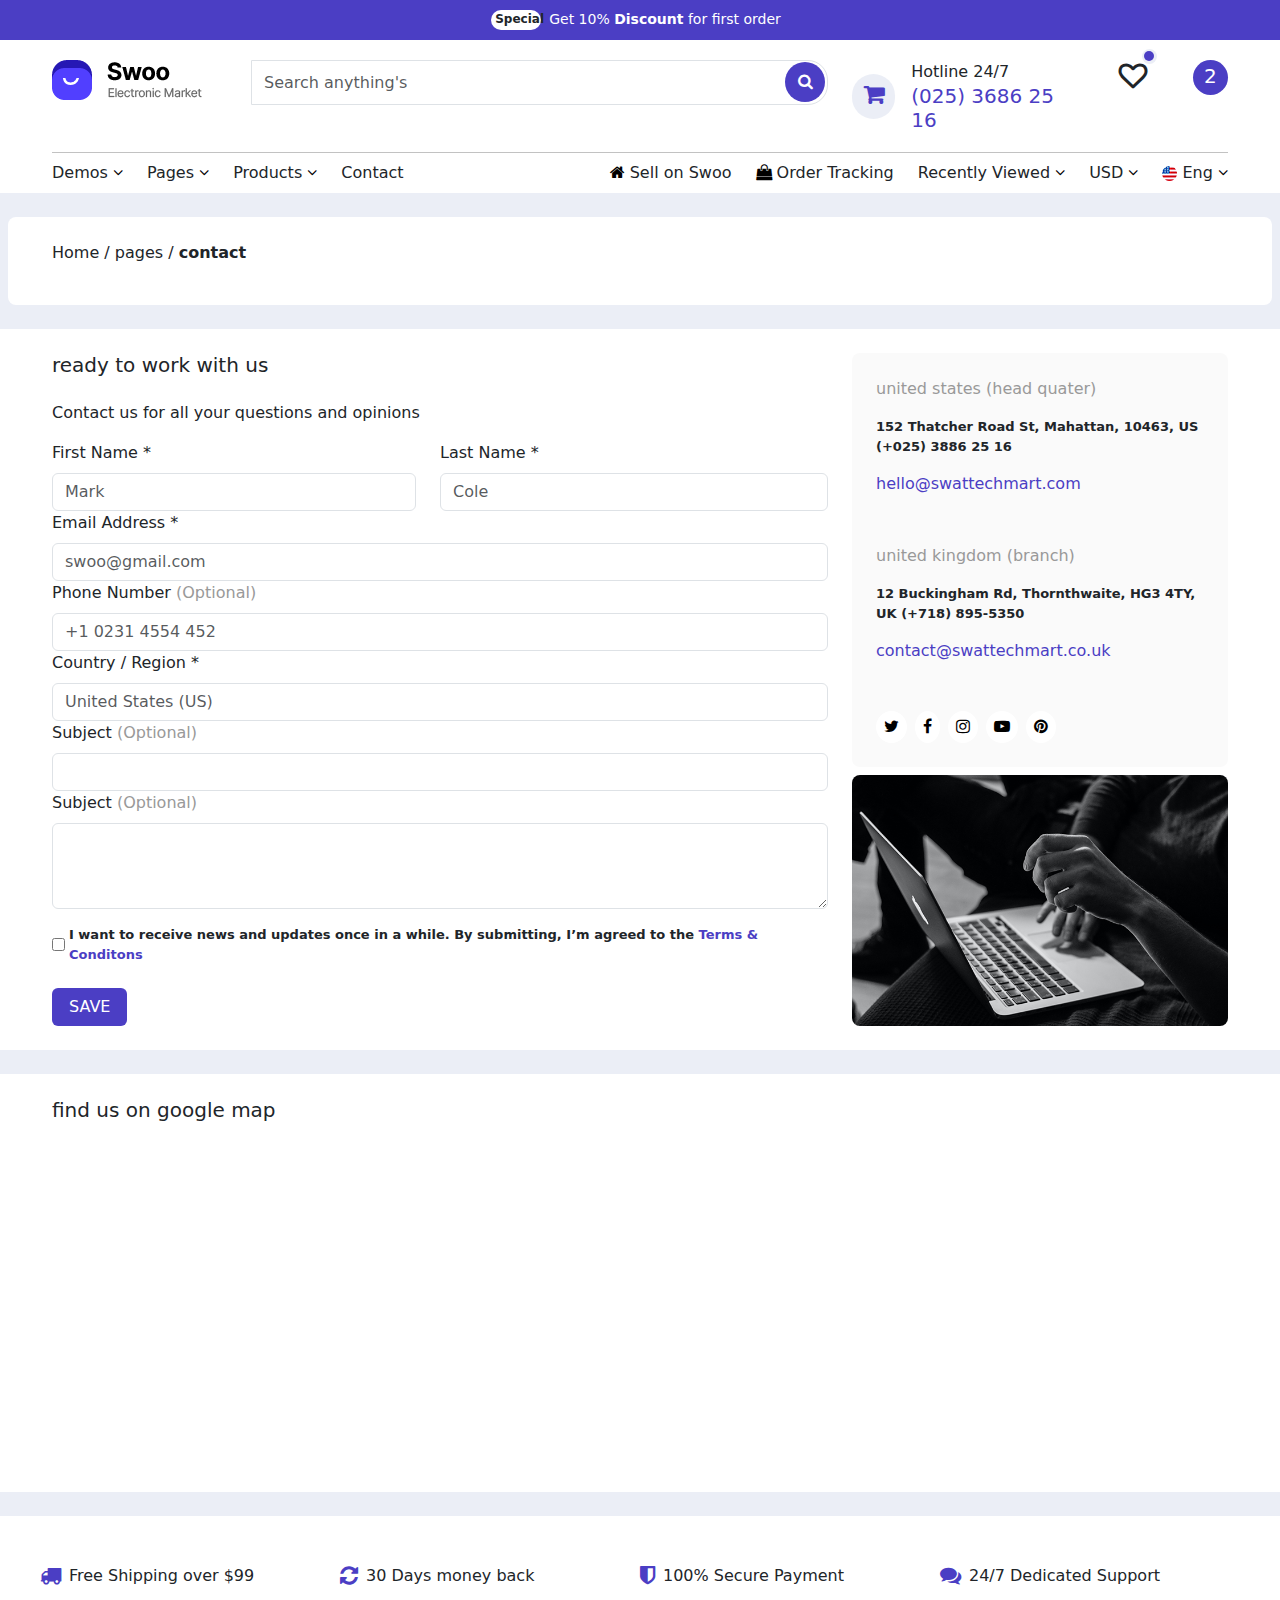
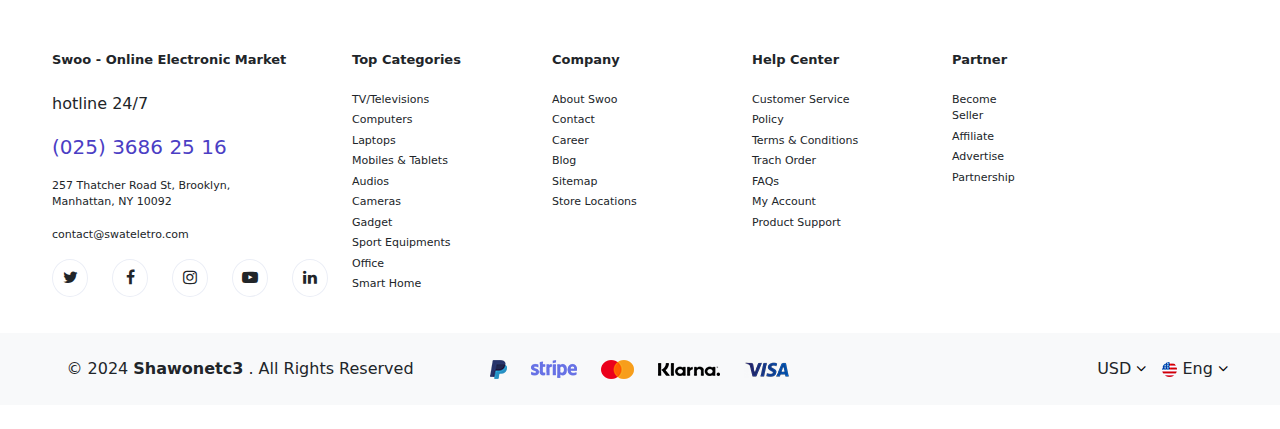
<file: contact.html>
<!DOCTYPE html>
<html lang="en">

<head>
    <meta charset="UTF-8">
    <meta name="viewport" content="width=device-width, initial-scale=1.0">
    <link rel="stylesheet" href="./assets/css/bootstrap.css">
    <link rel="stylesheet" href="./assets/css/style.css">
    <link rel="stylesheet" href="./assets/css/responsive.css">
    <link rel="stylesheet" href="https://cdnjs.cloudflare.com/ajax/libs/font-awesome/4.7.0/css/font-awesome.min.css">
    <title>SWOO</title>
</head>

<body class="bg-custom-light">
    <header>
        <div class="bg-custom top-header d-flex justify-content-center align-items-center gap-2">
            <p class="top-header-btn px-1 text-dark fs-7 mb-0">Special</p>
            <p class="top-header-text text-w mb-0">Get 10% <span>Discount</span> for first order</p>
            <a href="" class="top-header-a text-w mb-0"></a>
        </div>
        <div class="middle-header bg-white-custom">
            <div class="container">
                <div class="middle-header-wrapper">
                    <div class="row">
                        <div class="col-lg-2 col-md-6 col-4 mt-4 mt-md-0">
                            <a href="index.html" class="">
                                <div class="logo-wrapper">
                                    <img src="./assets/img/home/header/logo.png" alt="" class="">
                                </div>
                            </a>
                        </div>
                        <div class="col-md-6 col-8 d-lg-none d-lg-none d-block">
                            <div class="row">
                                <div class="col-7 px-0">
                                    <div class="d-flex align-items-center mt-3 mt-md-0">
                                        <div class="cart-icon-wrapper">
                                            <i class="fa fa-shopping-cart text-m-color"></i>
                                        </div>
                                        <div class="mx-2">
                                            <p class="fs-7 mb-0 fs-sm-7">Hotline 24/7</p>
                                            <h5 class="text-m-color fs-7 mt-0 mb-0 fs-sm-7">(025) 3686 25 16</h5>
                                        </div>
                                    </div>
                                </div>
                                <div class="col-5 px-0">
                                    <div class="d-flex align-items-center justify-content-between mt-3 mt-md-1">
                                        <div class="dot-icon px-0">
                                            <i class="fa fa-heart-o fs-3 text-dark"></i>
                                        </div>
                                        <div class="cart-icon-wrapper-2 bg-custom px-0">
                                            <span class="text-w fs-5 fs-sm-7">2</span>
                                        </div>
                                    </div>
                                </div>
                            </div>
                        </div>
                        <div class="col-lg-6 col-12 mt-4 mt-lg-0">
                            <div class="seach-wrapper w-100 w-sm-100">
                                <div class="input-group custom-input-group">
                                    <div class="input-group-append ">
                                        <select class="form-select custom-select-radius bg-custom-light d-none d-block">
                                            <option>All Categories</option>
                                            <option value="1">Option 1</option>
                                            <option value="2">Option 2</option>
                                            <option value="3">Option 3</option>
                                        </select>
                                    </div>
                                    <input type="text" class="form-control custom-input-radius"
                                        placeholder="Search anything's" aria-label="Search anything's"
                                        aria-describedby="button-addon2">
                                </div>
                                <span class="header-search-icon">
                                    <i class="fa fa-search text-w"></i>
                                </span>
                            </div>
                        </div>
                        <div class="col-lg-4 mt-4 mt-lg-0 d-lg-block d-none d-none">
                            <div class="row">
                                <div class="col-8">
                                    <div class="d-flex align-items-center ">
                                        <div class="cart-icon-wrapper">
                                            <i class="fa fa-shopping-cart text-m-color"></i>
                                        </div>
                                        <div class="mx-3">
                                            <p class="fs-6 mb-0">Hotline 24/7</p>
                                            <h5 class="text-m-color mt-0 mb-0">(025) 3686 25 16</h5>
                                        </div>
                                    </div>
                                </div>
                                <div class="col-4">
                                    <div class="d-flex align-items-center justify-content-between mt-3 mt-lg-0">
                                        <div class="dot-icon">
                                            <i class="fa fa-heart-o fs-3 text-dark"></i>
                                        </div>
                                        <div class="cart-icon-wrapper-2 bg-custom">
                                            <span class="text-w fs-5">2</span>
                                        </div>
                                    </div>
                                </div>
                            </div>
                        </div>
                    </div>
                </div>
            </div>
        </div>
        <div class="bottom-header bg-white-custom">
            <div class="container">
                <div class="row">
                    <div class="col-lg-5 col-12 mt-2 mt-lg-0 d-none d-lg-block">
                        <ul class="navbar-nav flex-direction-row gap-4 justify-content-center justify-content-lg-start">
                            <li class="nav-item">
                                <a href="" class="nav-link">
                                    Demos
                                    <i class="fa fa-angle-down text-custom-dark"></i>
                                </a>
                            </li>
                            <li class="nav-item">
                                <a href="" class="nav-link">
                                    Pages
                                    <i class="fa fa-angle-down text-custom-dark"></i>
                                </a>
                            </li>
                            <li class="nav-item Products-dropdown">
                                <a href="products.html" class="nav-link">
                                    Products
                                    <i class="fa fa-angle-down text-custom-dark"></i>
                                </a>
                                <div class="Products-content py-4 d-none">
                                    <div class="container">
                                        <h5 class="mb-0">Popular Products</h5>
                                        <div class="row mt-4">
                                            <div class="col-lg-3 col-md-4 col-12">
                                                <div class="">
                                                    <div class="best-card-wrapper">
                                                        <div class="card py-2">
                                                            <div
                                                                class="d-flex align-items-center justify-content-end mt-2 px-3">
                                                                <div class="icon-circle-heart">
                                                                    <i class="fa fa-heart"></i>
                                                                </div>
                                                            </div>
                                                            <div class="mt-4 w-100 px-3 best-card-img-wrapper">
                                                                <img src="./assets/img/home/products/img-tv-1.png"
                                                                    alt="" class="w-100 h-100">
                                                            </div>
                                                            <div class="deals-card-body-custom mt-2 px-3">
                                                                <div class="d-flex align-items-center gap-2">
                                                                    <button
                                                                        class="btn btn-info text-w rounded-5 py-1 fs-8">
                                                                        15% OFF
                                                                    </button>
                                                                    <button
                                                                        class="btn btn-custom text-w rounded-5 py-1 fs-8">
                                                                        15% OFF
                                                                    </button>
                                                                </div>
                                                                <h5 class="mt-4 w-95 custom-text-card">Air Purifier with
                                                                    True HEPA H14 Filter</h5>
                                                                <div class="d-flex align-items-center gap-2">
                                                                    <i class="fa fa-star fa-md text-custom-green"></i>
                                                                    <i class="fa fa-star fa-md text-custom-green"></i>
                                                                    <i class="fa fa-star fa-md text-custom-green"></i>
                                                                    <i class="fa fa-star fa-md text-custom-green"></i>
                                                                    <i class="fa fa-star-o fa-md"></i>
                                                                    <span><b>(5)</b></span>
                                                                </div>
                                                            </div>
                                                            <div
                                                                class="d-flex align-items-baseline gap-3  px-3 custom-price">
                                                                <p class="mt-2 text-red fs-5">$489.00</p>
                                                                <!-- <del class="text-light-custom fs-6">$619.00</del> -->
                                                            </div>
                                                        </div>
                                                    </div>
                                                </div>
                                            </div>
                                            <div class="col-lg-3 col-md-4 col-12">
                                                <div class="">
                                                    <div class="best-card-wrapper">
                                                        <div class="card py-2">
                                                            <div
                                                                class="d-flex align-items-center justify-content-end mt-2 px-3">
                                                                <div class="icon-circle-heart">
                                                                    <i class="fa fa-heart"></i>
                                                                </div>
                                                            </div>
                                                            <div class="mt-4 w-100 px-3 best-card-img-wrapper">
                                                                <img src="./assets/img/home/products/img-tv-1.png"
                                                                    alt="" class="w-100 h-100">
                                                            </div>
                                                            <div class="deals-card-body-custom mt-2 px-3">
                                                                <div class="d-flex align-items-center gap-2">
                                                                    <button
                                                                        class="btn btn-info text-w rounded-5 py-1 fs-8">
                                                                        15% OFF
                                                                    </button>
                                                                    <button
                                                                        class="btn btn-custom text-w rounded-5 py-1 fs-8">
                                                                        15% OFF
                                                                    </button>
                                                                </div>
                                                                <h5 class="mt-4 w-95 custom-text-card">Air Purifier with
                                                                    True HEPA H14 Filter</h5>
                                                                <div class="d-flex align-items-center gap-2">
                                                                    <i class="fa fa-star fa-md text-custom-green"></i>
                                                                    <i class="fa fa-star fa-md text-custom-green"></i>
                                                                    <i class="fa fa-star fa-md text-custom-green"></i>
                                                                    <i class="fa fa-star fa-md text-custom-green"></i>
                                                                    <i class="fa fa-star-o fa-md"></i>
                                                                    <span><b>(5)</b></span>
                                                                </div>
                                                            </div>
                                                            <div
                                                                class="d-flex align-items-baseline gap-3  px-3 custom-price">
                                                                <p class="mt-2 text-red fs-5">$489.00</p>
                                                                <!-- <del class="text-light-custom fs-6">$619.00</del> -->
                                                            </div>
                                                        </div>
                                                    </div>
                                                </div>
                                            </div>
                                            <div class="col-lg-3 col-md-4 col-12">
                                                <div class="">
                                                    <div class="best-card-wrapper">
                                                        <div class="card py-2">
                                                            <div
                                                                class="d-flex align-items-center justify-content-end mt-2 px-3">
                                                                <div class="icon-circle-heart">
                                                                    <i class="fa fa-heart"></i>
                                                                </div>
                                                            </div>
                                                            <div class="mt-4 w-100 px-3 best-card-img-wrapper">
                                                                <img src="./assets/img/home/products/img-tv-1.png"
                                                                    alt="" class="w-100 h-100">
                                                            </div>
                                                            <div class="deals-card-body-custom mt-2 px-3">
                                                                <div class="d-flex align-items-center gap-2">
                                                                    <button
                                                                        class="btn btn-info text-w rounded-5 py-1 fs-8">
                                                                        15% OFF
                                                                    </button>
                                                                    <button
                                                                        class="btn btn-custom text-w rounded-5 py-1 fs-8">
                                                                        15% OFF
                                                                    </button>
                                                                </div>
                                                                <h5 class="mt-4 w-95 custom-text-card">Air Purifier with
                                                                    True HEPA H14 Filter</h5>
                                                                <div class="d-flex align-items-center gap-2">
                                                                    <i class="fa fa-star fa-md text-custom-green"></i>
                                                                    <i class="fa fa-star fa-md text-custom-green"></i>
                                                                    <i class="fa fa-star fa-md text-custom-green"></i>
                                                                    <i class="fa fa-star fa-md text-custom-green"></i>
                                                                    <i class="fa fa-star-o fa-md"></i>
                                                                    <span><b>(5)</b></span>
                                                                </div>
                                                            </div>
                                                            <div
                                                                class="d-flex align-items-baseline gap-3  px-3 custom-price">
                                                                <p class="mt-2 text-red fs-5">$489.00</p>
                                                                <!-- <del class="text-light-custom fs-6">$619.00</del> -->
                                                            </div>
                                                        </div>
                                                    </div>
                                                </div>
                                            </div>
                                            <div class="col-lg-3 col-md-4 col-12">
                                                <div class="">
                                                    <div class="best-card-wrapper">
                                                        <div class="card py-2">
                                                            <div
                                                                class="d-flex align-items-center justify-content-end mt-2 px-3">
                                                                <div class="icon-circle-heart">
                                                                    <i class="fa fa-heart"></i>
                                                                </div>
                                                            </div>
                                                            <div class="mt-4 w-100 px-3 best-card-img-wrapper">
                                                                <img src="./assets/img/home/products/img-tv-1.png"
                                                                    alt="" class="w-100 h-100">
                                                            </div>
                                                            <div class="deals-card-body-custom mt-2 px-3">
                                                                <div class="d-flex align-items-center gap-2">
                                                                    <button
                                                                        class="btn btn-info text-w rounded-5 py-1 fs-8">
                                                                        15% OFF
                                                                    </button>
                                                                    <button
                                                                        class="btn btn-custom text-w rounded-5 py-1 fs-8">
                                                                        15% OFF
                                                                    </button>
                                                                </div>
                                                                <h5 class="mt-4 w-95 custom-text-card">Air Purifier with
                                                                    True HEPA H14 Filter</h5>
                                                                <div class="d-flex align-items-center gap-2">
                                                                    <i class="fa fa-star fa-md text-custom-green"></i>
                                                                    <i class="fa fa-star fa-md text-custom-green"></i>
                                                                    <i class="fa fa-star fa-md text-custom-green"></i>
                                                                    <i class="fa fa-star fa-md text-custom-green"></i>
                                                                    <i class="fa fa-star-o fa-md"></i>
                                                                    <span><b>(5)</b></span>
                                                                </div>
                                                            </div>
                                                            <div
                                                                class="d-flex align-items-baseline gap-3  px-3 custom-price">
                                                                <p class="mt-2 text-red fs-5">$489.00</p>
                                                                <!-- <del class="text-light-custom fs-6">$619.00</del> -->
                                                            </div>
                                                        </div>
                                                    </div>
                                                </div>
                                            </div>
                                        </div>
                                    </div>
                                </div>
                            </li>
                            <li class="nav-item">
                                <a href="contact.html" class="nav-link">
                                    Contact
                                </a>
                            </li>
                        </ul>
                    </div>
                    <div class="col-lg-7 col-12 mt-2 mt-lg-0 d-none d-lg-block">
                        <ul class="bottom-header-navbar navbar-nav flex-direction-row gap-4 justify-content-end w-100">
                            <li class="nav-item">
                                <a href="" class="nav-link">
                                    <i class="fa fs-6 fa-home text-custom-dark"></i>
                                    Sell on Swoo
                                </a>
                            </li>
                            <li class="nav-item">
                                <a href="" class="nav-link">
                                    <i class="fa fs-6 fa-shopping-bag text-custom-dark"></i>
                                    Order Tracking
                                </a>
                            </li>
                            <li class="nav-item">
                                <a href="" class="nav-link">
                                    Recently Viewed
                                    <i class="fa fs-6 fa-angle-down text-custom-dark"></i>
                                </a>
                            </li>
                            <li class="nav-item">
                                <a href="" class="nav-link">
                                    USD
                                    <i class="fa fs-6 fa-angle-down text-custom-dark"></i>
                                </a>
                            </li>
                            <li class="nav-item">
                                <a href="" class="nav-link">
                                    <img src="./assets/img/home/header/american-flag.png" alt="" class="">
                                    <span>Eng</span>
                                    <i class="fa fa-angle-down text-custom-dark"></i>
                                </a>
                            </li>
                        </ul>
                    </div>
                </div>
                <div class="d-block d-lg-none">
                    <ul
                        class="bottom-header-navbar navbar-nav flex-direction-row gap-4 justify-content-lg-end w-100 overflow-scroll overflow-x-sm-scroll">
                        <li class="nav-item">
                            <a href="" class="nav-link">
                                Demos
                                <i class="fa fa-angle-down text-custom-dark"></i>
                            </a>
                        </li>
                        <li class="nav-item">
                            <a href="" class="nav-link">
                                Pages
                                <i class="fa fa-angle-down text-custom-dark"></i>
                            </a>
                        </li>
                        <li class="nav-item">
                            <a href="products.html" class="nav-link">
                                Products
                                <i class="fa fa-angle-down text-custom-dark"></i>
                            </a>
                        </li>
                        <li class="nav-item">
                            <a href="" class="nav-link">
                                Contact
                            </a>
                        </li>
                        <li class="nav-item">
                            <a href="" class="nav-link">
                                <i class="fa fs-6 fa-home text-custom-dark"></i>
                                Sell on Swoo
                            </a>
                        </li>
                        <li class="nav-item">
                            <a href="" class="nav-link">
                                <i class="fa fs-6 fa-shopping-bag text-custom-dark"></i>
                                Order Tracking
                            </a>
                        </li>
                        <li class="nav-item">
                            <a href="" class="nav-link">
                                Recently Viewed
                                <i class="fa fs-6 fa-angle-down text-custom-dark"></i>
                            </a>
                        </li>
                        <li class="nav-item">
                            <a href="" class="nav-link">
                                USD
                                <i class="fa fs-6 fa-angle-down text-custom-dark"></i>
                            </a>
                        </li>
                        <li class="nav-item">
                            <a href="" class="nav-link">
                                <img src="./assets/img/home/header/american-flag.png" alt="" class="">
                                <span>Eng</span>
                                <i class="fa fa-angle-down text-custom-dark"></i>
                            </a>
                        </li>
                    </ul>
                </div>
            </div>
        </div>
    </header>

    <section class="bredcrumb mt-4 bg-white mx-2 rounded-3 border-2">
        <div class="container">
            <div class="py-4">
                <p class="">Home / pages / <b>contact</b> </p>
            </div>
        </div>
    </section>
    <section class="contact mt-4 bg-white-custom">
        <div class="container">
            <div class="row">
                <div class="col-lg-8 col-md-7 col-12">
                    <div class="w-100 h-100 py-4">
                        <h5 class="">ready to work with us</h5>
                        <p class="mt-4">Contact us for all your questions and opinions</p>
                        <div class="form">
                            <div class="mt-2 d-flex flex-wrap">
                                <div class="w-50 pr-4">
                                    <label>First Name *</label>
                                    <input type="text" class="form-control mt-2" placeholder="Mark" />
                                </div>
                                <div class="w-50">
                                    <label>Last Name *</label>
                                    <input type="text" class="form-control mt-2" placeholder="Cole" />
                                </div>
                                <div class="w-100 mb-0">
                                    <label>Email Address *</label>
                                    <input type="text" class="form-control mt-2" placeholder="swoo@gmail.com" />
                                </div>
                                <div class="w-100 mb-0">
                                    <label>Phone Number <span class="text-light-custom">(Optional)</span></label>
                                    <input type="text" class="form-control mt-2" placeholder="+1 0231 4554 452" />
                                </div>
                                <div class="w-100 mb-0">
                                    <label>Country / Region *</label>
                                    <input type="text" class="form-control mt-2" placeholder="United States (US)" />
                                </div>
                                <div class="w-100 mb-0">
                                    <label>Subject <span class="text-light-custom">(Optional)</span></label>
                                    <input type="text" class="form-control mt-2" placeholder="" />
                                </div>
                                <div class="w-100 mb-0">
                                    <label>Subject <span class="text-light-custom">(Optional)</span></label>
                                    <textarea class="form-control mt-2" rows="3"></textarea>
                                </div>
                                <div class="d-flex align-items-center h-100">
                                    <input type="checkbox" class="">
                                    <p class="fs-7 px-1 mt-3">
                                        I want to receive news and updates once in a while. By submitting, I’m agreed to
                                        the <span class="text-m-color">Terms & Conditons</span>
                                    </p>
                                </div>

                                <div class="mt-2 w-100">
                                    <button class="btn btn-custom px-3">SAVE</button>
                                </div>
                            </div>
                        </div>
                    </div>
                </div>
                <div class="col-lg-4 col-md-5 col-12">
                    <div class="py-4">
                        <div class="w-100 cart-light py-4 px-4 rounded-3">
                            <div class="">
                                <p class="text-light-custom">united states (head quater)</p>
                                <p class="fs-7">
                                    152 Thatcher Road St, Mahattan, 10463, US
                                    (+025) 3886 25 16
                                </p>
                                <p class="text-m-color">hello@swattechmart.com</p>
                            </div>
                            <div class="mt-5">
                                <p class="text-light-custom">united kingdom (branch)</p>
                                <p class="fs-7">
                                    12 Buckingham Rd, Thornthwaite, HG3 4TY, UK
                                    (+718) 895-5350
                                </p>
                                <p class="text-m-color">contact@swattechmart.co.uk</p>
                            </div>
                            <div class="d-flex align-items-center mt-5 gap-2">
                                <div class="py-1 px-2 rounded-full bg-white-custom">
                                    <i class="fa fa-twitter fa-sm text-custom-dark"></i>
                                </div>
                                <div class="py-1 px-2 rounded-full bg-white-custom">
                                    <i class="fa fa-facebook fa-sm text-custom-dark"></i>
                                </div>
                                <div class="py-1 px-2 rounded-full bg-white-custom">
                                    <i class="fa fa-instagram fa-sm text-custom-dark"></i>
                                </div>
                                <div class="py-1 px-2 rounded-full bg-white-custom">
                                    <i class="fa fa-youtube-play fa-sm text-custom-dark"></i>
                                </div>
                                <div class="py-1 px-2 rounded-full bg-white-custom">
                                    <i class="fa fa-pinterest fa-sm text-custom-dark"></i>
                                </div>
                            </div>
                        </div>
                        <div class="w-100 mt-2">
                            <img src="./assets/img/users/banner-contact.png" alt="" class="w-100 rounded-3">
                        </div>
                    </div>
                </div>
            </div>
        </div>
    </section>
    <section class="mt-4 bg-white border-2">
        <div class="container">
            <div class="py-4 map h-sm-100 h-md-100">
                <h5 class="">find us on google map</h5>
                <div class="responsive-map h-sm-100 h-md-100">
                    <iframe
                        src="https://www.google.com/maps/embed?pb=!1m18!1m12!1m3!1d2822.7806761080233!2d-93.29138368446431!3d44.96844997909819!2m3!1f0!2f0!3f0!3m2!1i1024!2i768!4f13.1!3m3!1m2!1s0x52b32b6ee2c87c91%3A0xc20dff2748d2bd92!2sWalker+Art+Center!5e0!3m2!1sen!2sus!4v1514524647889"
                        class="w-100 mt-4 googlemap h-sm-100 h-md-100" frameborder="0" style="border:0"
                        allowfullscreen></iframe>
                </div>
            </div>
        </div>
    </section>


    <footer class="bg-white mt-4 py-4">
        <div class="container">
            <div class="row">
                <div class="col-md-3 col-6 py-md-4 px-0 d-flex flex-wrap align-items-start">
                    <i class="fa fa-truck text-m-color fa-lg w-sm-20 mt-1"></i>
                    <p class="px-2 w-75">Free Shipping over $99</p>
                </div>
                <div class="col-md-3 col-6 py-md-4 px-0 d-flex flex-wrap align-items-start">
                    <i class="fa fa-refresh text-m-color fa-lg w-sm-20 mt-1"></i>
                    <span class="px-2 w-75">30 Days money back</span>
                </div>
                <div class="col-md-3 col-6 py-md-4 px-0 d-flex flex-wrap align-items-start">
                    <i class="fa fa-shield text-m-color fa-lg w-sm-20 mt-1"></i>
                    <span class="px-2 w-75">100% Secure Payment</span>
                </div>
                <div class="col-md-3 col-6 py-md-4 px-0 d-flex flex-wrap align-items-start">
                    <i class="fa fa-comments text-m-color fa-lg w-sm-20 mt-1"></i>
                    <span class="px-2 w-75">24/7 Dedicated Support</span>
                </div>
            </div>
            <div class="row mt-4">
                <div class="col-12 col-md-8 col-lg-3">
                    <h6 class="fs-7">Swoo - Online Electronic Market</h6>
                    <p class="mt-4">hotline 24/7</p>
                    <p class="text-m-color fs-5">(025) 3686 25 16</p>
                    <p class="fs-8 w-75">
                        257 Thatcher Road St, Brooklyn, Manhattan,
                        NY 10092
                    </p>
                    <p class="fs-8">contact@swateletro.com</p>
                    <div class="d-flex gap-4">
                        <div class="bg-white footer-icon">
                            <i class="fa fa-twitter text-dark"></i>
                        </div>
                        <div class="bg-white footer-icon">
                            <i class="fa fa-facebook text-dark"></i>
                        </div>
                        <div class="bg-white footer-icon">
                            <i class="fa fa-instagram text-dark"></i>
                        </div>
                        <div class="bg-white footer-icon">
                            <i class="fa fa-youtube-play text-dark"></i>
                        </div>
                        <div class="bg-white footer-icon">
                            <i class="fa fa-linkedin text-dark"></i>
                        </div>
                    </div>
                </div>
                <div class="col-lg-2 col-md-4 col-6 mt-md-0 mt-4">
                    <h6 class="fs-7">Top Categories</h6>
                    <ul class="mt-4 list-group-custom">
                        <li class="fs-8 mt-1">TV/Televisions</li>
                        <li class="fs-8 mt-1">Computers</li>
                        <li class="fs-8 mt-1">Laptops</li>
                        <li class="fs-8 mt-1">Mobiles & Tablets</li>
                        <li class="fs-8 mt-1">Audios</li>
                        <li class="fs-8 mt-1">Cameras</li>
                        <li class="fs-8 mt-1">Gadget</li>
                        <li class="fs-8 mt-1">Sport Equipments</li>
                        <li class="fs-8 mt-1">Office</li>
                        <li class="fs-8 mt-1">Smart Home</li>
                    </ul>
                </div>
                <div class="col-lg-2 col-md-4 col-6 mt-lg-0 mt-4">
                    <h6 class="fs-7">Company</h6>
                    <ul class="mt-4 list-group-custom">
                        <li class="fs-8 mt-1">About Swoo</li>
                        <li class="fs-8 mt-1">Contact</li>
                        <li class="fs-8 mt-1">Career</li>
                        <li class="fs-8 mt-1">Blog</li>
                        <li class="fs-8 mt-1">Sitemap</li>
                        <li class="fs-8 mt-1">Store Locations</li>
                    </ul>
                </div>
                <div class="col-lg-2 col-md-4 col-6 mt-lg-0 mt-4">
                    <h6 class="fs-7">Help Center</h6>
                    <ul class="mt-4 list-group-custom">
                        <li class="fs-8 mt-1">Customer Service</li>
                        <li class="fs-8 mt-1">Policy</li>
                        <li class="fs-8 mt-1">Terms & Conditions</li>
                        <li class="fs-8 mt-1">Trach Order</li>
                        <li class="fs-8 mt-1">FAQs</li>
                        <li class="fs-8 mt-1">My Account</li>
                        <li class="fs-8 mt-1">Product Support</li>
                    </ul>
                </div>
                <div class="col-lg-1 col-md-4 col-6 mt-lg-0 mt-4">
                    <h6 class="fs-7">Partner</h6>
                    <ul class="mt-4 list-group-custom">
                        <li class="fs-8 mt-1">Become Seller</li>
                        <li class="fs-8 mt-1">Affiliate</li>
                        <li class="fs-8 mt-1">Advertise</li>
                        <li class="fs-8 mt-1">Partnership</li>
                    </ul>
                </div>
            </div>
        </div>
        <div class="mt-4 py-2 bg-light">
            <div class="container">
                <div class="row">
                    <div class="col-12 col-md-12 col-lg-4">
                        <div class="pt-3 text-center">
                            <p class="">© 2024 <b>Shawonetc3</b> . All Rights Reserved</p>
                        </div>
                    </div>
                    <div class="col-12 col-md-6 col-lg-4">
                        <div class="d-flex align-items-center w-100 h-100 justify-content-center">
                            <div class="d-flex align-items-center gap-4">
                                <div class="">
                                    <img src="./assets/img/home/payment-option/paypal.png" alt="" class="" />
                                </div>
                                <div class="">
                                    <img src="./assets/img/home/payment-option/stripe.png" alt="" class="" />
                                </div>
                                <div class="">
                                    <img src="./assets/img/home/payment-option/visa.png" alt="" class="" />
                                </div>
                                <div class="">
                                    <img src="./assets/img/home/payment-option/klarna.png" alt="" class="" />
                                </div>
                                <div class="">
                                    <img src="./assets/img/home/payment-option/visa-1.png" alt="" class="" />
                                </div>
                            </div>
                        </div>
                    </div>
                    <div class="col-12 col-md-6 col-lg-4 d-md-block d-none">
                        <div
                            class="d-flex align-items-center gap-3 w-100 h-100 justify-content-md-end justify-content-center">
                            <div class="">
                                <a href="" class="nav-link">
                                    USD
                                    <i class="fa fs-6 fa-angle-down text-custom-dark"></i>
                                </a>
                            </div>
                            <div class="">
                                <a href="" class="nav-link">
                                    <img src="./assets/img/home/header/american-flag.png" alt="" class="">
                                    <span>Eng</span>
                                    <i class="fa fa-angle-down text-custom-dark"></i>
                                </a>
                            </div>
                        </div>
                    </div>
                </div>
            </div>
        </div>
    </footer>



</body>

</html>
</file>
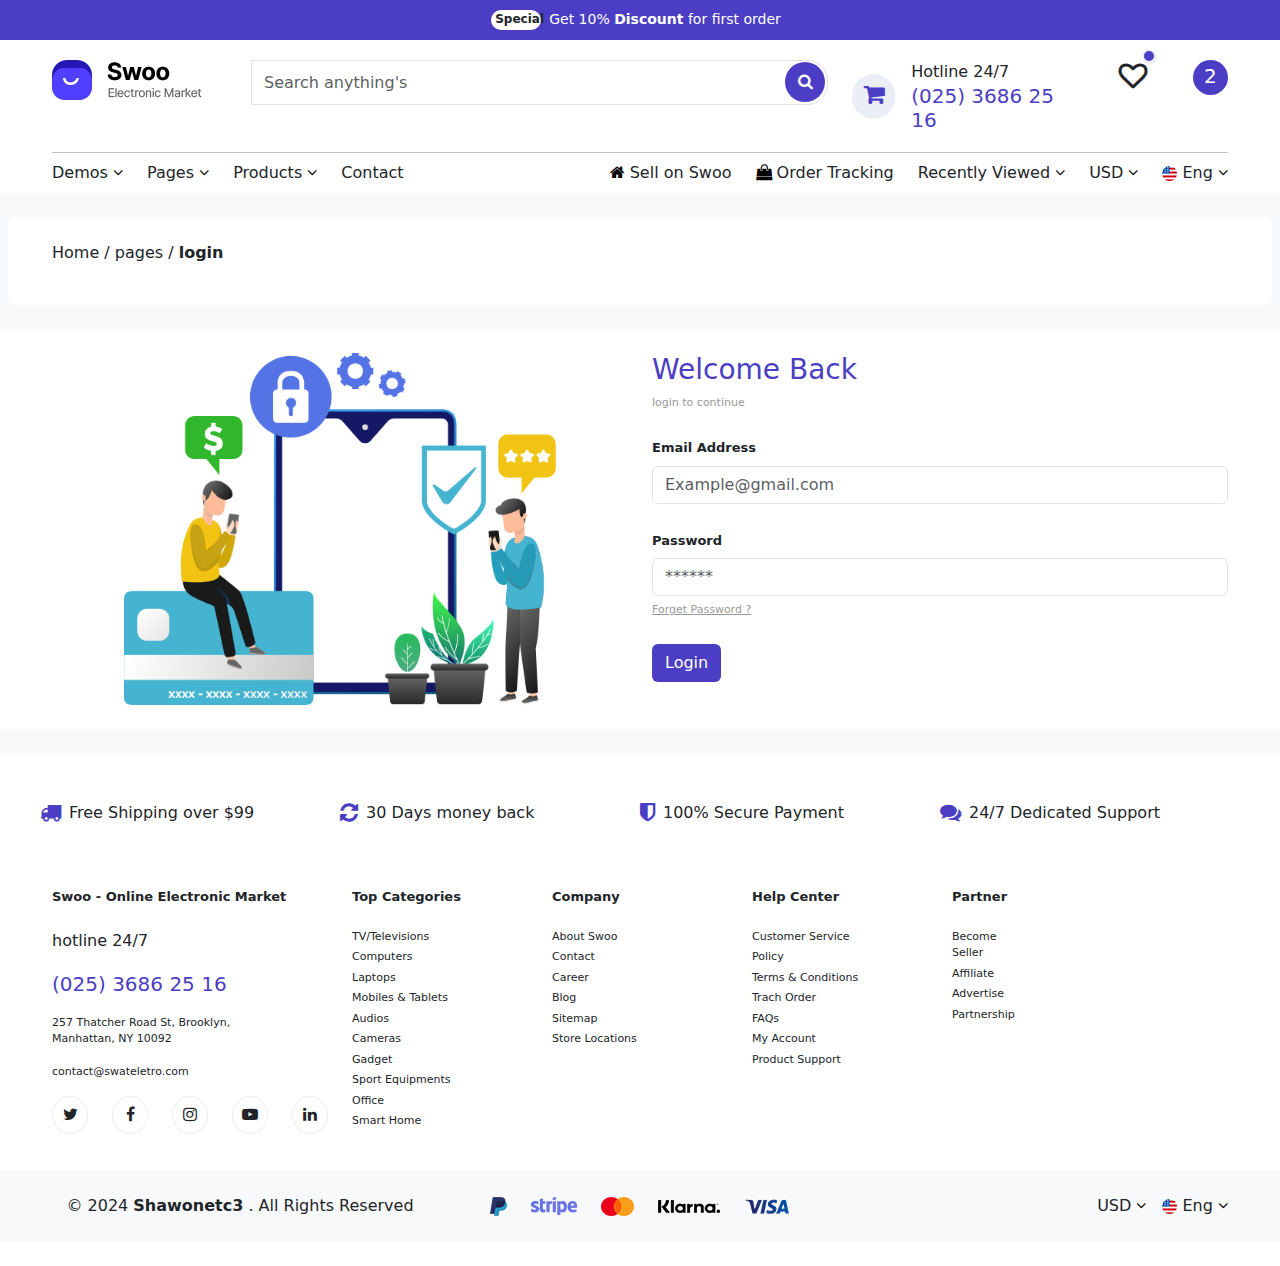
<file: login.html>
<!DOCTYPE html>
<html lang="en">

<head>
    <meta charset="UTF-8">
    <meta name="viewport" content="width=device-width, initial-scale=1.0">
    <link rel="stylesheet" href="./assets/css/bootstrap.css">
    <link rel="stylesheet" href="./assets/css/style.css">
    <link rel="stylesheet" href="./assets/css/responsive.css">
    <link rel="stylesheet" href="https://cdnjs.cloudflare.com/ajax/libs/font-awesome/4.7.0/css/font-awesome.min.css">
    <title>Document</title>
</head>

<body class="bg-light">
    <header>
        <div class="bg-custom top-header d-flex justify-content-center align-items-center gap-2">
            <p class="top-header-btn px-1 text-dark fs-7 mb-0">Special</p>
            <p class="top-header-text text-w mb-0">Get 10% <span>Discount</span> for first order</p>
            <a href="" class="top-header-a text-w mb-0"></a>
        </div>
        <div class="middle-header bg-white-custom">
            <div class="container">
                <div class="middle-header-wrapper">
                    <div class="row">
                        <div class="col-lg-2 col-md-6 col-4 mt-4 mt-md-0">
                            <a href="index.html" class="">
                                <div class="logo-wrapper">
                                    <img src="./assets/img/home/header/logo.png" alt="" class="">
                                </div>
                            </a>
                        </div>
                        <div class="col-md-6 col-8 d-lg-none d-lg-none d-block">
                            <div class="row">
                                <div class="col-7 px-0">
                                    <div class="d-flex align-items-center mt-3 mt-md-0">
                                        <div class="cart-icon-wrapper">
                                            <i class="fa fa-shopping-cart text-m-color"></i>
                                        </div>
                                        <div class="mx-2">
                                            <p class="fs-7 mb-0 fs-sm-7">Hotline 24/7</p>
                                            <h5 class="text-m-color fs-7 mt-0 mb-0 fs-sm-7">(025) 3686 25 16</h5>
                                        </div>
                                    </div>
                                </div>
                                <div class="col-5 px-0">
                                    <div class="d-flex align-items-center justify-content-between mt-3 mt-md-1">
                                        <div class="dot-icon px-0">
                                            <i class="fa fa-heart-o fs-3 text-dark"></i>
                                        </div>
                                        <div class="cart-icon-wrapper-2 bg-custom px-0">
                                            <span class="text-w fs-5 fs-sm-7">2</span>
                                        </div>
                                    </div>
                                </div>
                            </div>
                        </div>
                        <div class="col-lg-6 col-12 mt-4 mt-lg-0">
                            <div class="seach-wrapper w-100 w-sm-100">
                                <div class="input-group custom-input-group">
                                    <div class="input-group-append ">
                                        <select class="form-select custom-select-radius bg-custom-light d-none d-block">
                                            <option>All Categories</option>
                                            <option value="1">Option 1</option>
                                            <option value="2">Option 2</option>
                                            <option value="3">Option 3</option>
                                        </select>
                                    </div>
                                    <input type="text" class="form-control custom-input-radius"
                                        placeholder="Search anything's" aria-label="Search anything's"
                                        aria-describedby="button-addon2">
                                </div>
                                <span class="header-search-icon">
                                    <i class="fa fa-search text-w"></i>
                                </span>
                            </div>
                        </div>
                        <div class="col-lg-4 mt-4 mt-lg-0 d-lg-block d-none d-none">
                            <div class="row">
                                <div class="col-8">
                                    <div class="d-flex align-items-center ">
                                        <div class="cart-icon-wrapper">
                                            <i class="fa fa-shopping-cart text-m-color"></i>
                                        </div>
                                        <div class="mx-3">
                                            <p class="fs-6 mb-0">Hotline 24/7</p>
                                            <h5 class="text-m-color mt-0 mb-0">(025) 3686 25 16</h5>
                                        </div>
                                    </div>
                                </div>
                                <div class="col-4">
                                    <div class="d-flex align-items-center justify-content-between mt-3 mt-lg-0">
                                        <div class="dot-icon">
                                            <i class="fa fa-heart-o fs-3 text-dark"></i>
                                        </div>
                                        <div class="cart-icon-wrapper-2 bg-custom">
                                            <span class="text-w fs-5">2</span>
                                        </div>
                                    </div>
                                </div>
                            </div>
                        </div>
                    </div>
                </div>
            </div>
        </div>
        <div class="bottom-header bg-white-custom">
            <div class="container">
                <div class="row">
                    <div class="col-lg-5 col-12 mt-2 mt-lg-0 d-none d-lg-block">
                        <ul class="navbar-nav flex-direction-row gap-4 justify-content-center justify-content-lg-start">
                            <li class="nav-item">
                                <a href="" class="nav-link">
                                    Demos
                                    <i class="fa fa-angle-down text-custom-dark"></i>
                                </a>
                            </li>
                            <li class="nav-item">
                                <a href="" class="nav-link">
                                    Pages
                                    <i class="fa fa-angle-down text-custom-dark"></i>
                                </a>
                            </li>
                            <li class="nav-item Products-dropdown">
                                <a href="products.html" class="nav-link">
                                    Products
                                    <i class="fa fa-angle-down text-custom-dark"></i>
                                </a>
                                <div class="Products-content py-4 d-none">
                                    <div class="container">
                                        <h5 class="mb-0">Popular Products</h5>
                                        <div class="row mt-4">
                                            <div class="col-lg-3 col-md-4 col-12">
                                                <div class="">
                                                    <div class="best-card-wrapper">
                                                        <div class="card py-2">
                                                            <div
                                                                class="d-flex align-items-center justify-content-end mt-2 px-3">
                                                                <div class="icon-circle-heart">
                                                                    <i class="fa fa-heart"></i>
                                                                </div>
                                                            </div>
                                                            <div class="mt-4 w-100 px-3 best-card-img-wrapper">
                                                                <img src="./assets/img/home/products/img-tv-1.png"
                                                                    alt="" class="w-100 h-100">
                                                            </div>
                                                            <div class="deals-card-body-custom mt-2 px-3">
                                                                <div class="d-flex align-items-center gap-2">
                                                                    <button
                                                                        class="btn btn-info text-w rounded-5 py-1 fs-8">
                                                                        15% OFF
                                                                    </button>
                                                                    <button
                                                                        class="btn btn-custom text-w rounded-5 py-1 fs-8">
                                                                        15% OFF
                                                                    </button>
                                                                </div>
                                                                <h5 class="mt-4 w-95 custom-text-card">Air Purifier with
                                                                    True HEPA H14 Filter</h5>
                                                                <div class="d-flex align-items-center gap-2">
                                                                    <i class="fa fa-star fa-md text-custom-green"></i>
                                                                    <i class="fa fa-star fa-md text-custom-green"></i>
                                                                    <i class="fa fa-star fa-md text-custom-green"></i>
                                                                    <i class="fa fa-star fa-md text-custom-green"></i>
                                                                    <i class="fa fa-star-o fa-md"></i>
                                                                    <span><b>(5)</b></span>
                                                                </div>
                                                            </div>
                                                            <div
                                                                class="d-flex align-items-baseline gap-3  px-3 custom-price">
                                                                <p class="mt-2 text-red fs-5">$489.00</p>
                                                                <!-- <del class="text-light-custom fs-6">$619.00</del> -->
                                                            </div>
                                                        </div>
                                                    </div>
                                                </div>
                                            </div>
                                            <div class="col-lg-3 col-md-4 col-12">
                                                <div class="">
                                                    <div class="best-card-wrapper">
                                                        <div class="card py-2">
                                                            <div
                                                                class="d-flex align-items-center justify-content-end mt-2 px-3">
                                                                <div class="icon-circle-heart">
                                                                    <i class="fa fa-heart"></i>
                                                                </div>
                                                            </div>
                                                            <div class="mt-4 w-100 px-3 best-card-img-wrapper">
                                                                <img src="./assets/img/home/products/img-tv-1.png"
                                                                    alt="" class="w-100 h-100">
                                                            </div>
                                                            <div class="deals-card-body-custom mt-2 px-3">
                                                                <div class="d-flex align-items-center gap-2">
                                                                    <button
                                                                        class="btn btn-info text-w rounded-5 py-1 fs-8">
                                                                        15% OFF
                                                                    </button>
                                                                    <button
                                                                        class="btn btn-custom text-w rounded-5 py-1 fs-8">
                                                                        15% OFF
                                                                    </button>
                                                                </div>
                                                                <h5 class="mt-4 w-95 custom-text-card">Air Purifier with
                                                                    True HEPA H14 Filter</h5>
                                                                <div class="d-flex align-items-center gap-2">
                                                                    <i class="fa fa-star fa-md text-custom-green"></i>
                                                                    <i class="fa fa-star fa-md text-custom-green"></i>
                                                                    <i class="fa fa-star fa-md text-custom-green"></i>
                                                                    <i class="fa fa-star fa-md text-custom-green"></i>
                                                                    <i class="fa fa-star-o fa-md"></i>
                                                                    <span><b>(5)</b></span>
                                                                </div>
                                                            </div>
                                                            <div
                                                                class="d-flex align-items-baseline gap-3  px-3 custom-price">
                                                                <p class="mt-2 text-red fs-5">$489.00</p>
                                                                <!-- <del class="text-light-custom fs-6">$619.00</del> -->
                                                            </div>
                                                        </div>
                                                    </div>
                                                </div>
                                            </div>
                                            <div class="col-lg-3 col-md-4 col-12">
                                                <div class="">
                                                    <div class="best-card-wrapper">
                                                        <div class="card py-2">
                                                            <div
                                                                class="d-flex align-items-center justify-content-end mt-2 px-3">
                                                                <div class="icon-circle-heart">
                                                                    <i class="fa fa-heart"></i>
                                                                </div>
                                                            </div>
                                                            <div class="mt-4 w-100 px-3 best-card-img-wrapper">
                                                                <img src="./assets/img/home/products/img-tv-1.png"
                                                                    alt="" class="w-100 h-100">
                                                            </div>
                                                            <div class="deals-card-body-custom mt-2 px-3">
                                                                <div class="d-flex align-items-center gap-2">
                                                                    <button
                                                                        class="btn btn-info text-w rounded-5 py-1 fs-8">
                                                                        15% OFF
                                                                    </button>
                                                                    <button
                                                                        class="btn btn-custom text-w rounded-5 py-1 fs-8">
                                                                        15% OFF
                                                                    </button>
                                                                </div>
                                                                <h5 class="mt-4 w-95 custom-text-card">Air Purifier with
                                                                    True HEPA H14 Filter</h5>
                                                                <div class="d-flex align-items-center gap-2">
                                                                    <i class="fa fa-star fa-md text-custom-green"></i>
                                                                    <i class="fa fa-star fa-md text-custom-green"></i>
                                                                    <i class="fa fa-star fa-md text-custom-green"></i>
                                                                    <i class="fa fa-star fa-md text-custom-green"></i>
                                                                    <i class="fa fa-star-o fa-md"></i>
                                                                    <span><b>(5)</b></span>
                                                                </div>
                                                            </div>
                                                            <div
                                                                class="d-flex align-items-baseline gap-3  px-3 custom-price">
                                                                <p class="mt-2 text-red fs-5">$489.00</p>
                                                                <!-- <del class="text-light-custom fs-6">$619.00</del> -->
                                                            </div>
                                                        </div>
                                                    </div>
                                                </div>
                                            </div>
                                            <div class="col-lg-3 col-md-4 col-12">
                                                <div class="">
                                                    <div class="best-card-wrapper">
                                                        <div class="card py-2">
                                                            <div
                                                                class="d-flex align-items-center justify-content-end mt-2 px-3">
                                                                <div class="icon-circle-heart">
                                                                    <i class="fa fa-heart"></i>
                                                                </div>
                                                            </div>
                                                            <div class="mt-4 w-100 px-3 best-card-img-wrapper">
                                                                <img src="./assets/img/home/products/img-tv-1.png"
                                                                    alt="" class="w-100 h-100">
                                                            </div>
                                                            <div class="deals-card-body-custom mt-2 px-3">
                                                                <div class="d-flex align-items-center gap-2">
                                                                    <button
                                                                        class="btn btn-info text-w rounded-5 py-1 fs-8">
                                                                        15% OFF
                                                                    </button>
                                                                    <button
                                                                        class="btn btn-custom text-w rounded-5 py-1 fs-8">
                                                                        15% OFF
                                                                    </button>
                                                                </div>
                                                                <h5 class="mt-4 w-95 custom-text-card">Air Purifier with
                                                                    True HEPA H14 Filter</h5>
                                                                <div class="d-flex align-items-center gap-2">
                                                                    <i class="fa fa-star fa-md text-custom-green"></i>
                                                                    <i class="fa fa-star fa-md text-custom-green"></i>
                                                                    <i class="fa fa-star fa-md text-custom-green"></i>
                                                                    <i class="fa fa-star fa-md text-custom-green"></i>
                                                                    <i class="fa fa-star-o fa-md"></i>
                                                                    <span><b>(5)</b></span>
                                                                </div>
                                                            </div>
                                                            <div
                                                                class="d-flex align-items-baseline gap-3  px-3 custom-price">
                                                                <p class="mt-2 text-red fs-5">$489.00</p>
                                                                <!-- <del class="text-light-custom fs-6">$619.00</del> -->
                                                            </div>
                                                        </div>
                                                    </div>
                                                </div>
                                            </div>
                                        </div>
                                    </div>
                                </div>
                            </li>
                            <li class="nav-item">
                                <a href="contact.html" class="nav-link">
                                    Contact
                                </a>
                            </li>
                        </ul>
                    </div>
                    <div class="col-lg-7 col-12 mt-2 mt-lg-0 d-none d-lg-block">
                        <ul class="bottom-header-navbar navbar-nav flex-direction-row gap-4 justify-content-end w-100">
                            <li class="nav-item">
                                <a href="" class="nav-link">
                                    <i class="fa fs-6 fa-home text-custom-dark"></i>
                                    Sell on Swoo
                                </a>
                            </li>
                            <li class="nav-item">
                                <a href="" class="nav-link">
                                    <i class="fa fs-6 fa-shopping-bag text-custom-dark"></i>
                                    Order Tracking
                                </a>
                            </li>
                            <li class="nav-item">
                                <a href="" class="nav-link">
                                    Recently Viewed
                                    <i class="fa fs-6 fa-angle-down text-custom-dark"></i>
                                </a>
                            </li>
                            <li class="nav-item">
                                <a href="" class="nav-link">
                                    USD
                                    <i class="fa fs-6 fa-angle-down text-custom-dark"></i>
                                </a>
                            </li>
                            <li class="nav-item">
                                <a href="" class="nav-link">
                                    <img src="./assets/img/home/header/american-flag.png" alt="" class="">
                                    <span>Eng</span>
                                    <i class="fa fa-angle-down text-custom-dark"></i>
                                </a>
                            </li>
                        </ul>
                    </div>
                </div>
                <div class="d-block d-lg-none">
                    <ul
                        class="bottom-header-navbar navbar-nav flex-direction-row gap-4 justify-content-lg-end w-100 overflow-scroll overflow-x-sm-scroll">
                        <li class="nav-item">
                            <a href="" class="nav-link">
                                Demos
                                <i class="fa fa-angle-down text-custom-dark"></i>
                            </a>
                        </li>
                        <li class="nav-item">
                            <a href="" class="nav-link">
                                Pages
                                <i class="fa fa-angle-down text-custom-dark"></i>
                            </a>
                        </li>
                        <li class="nav-item">
                            <a href="products.html" class="nav-link">
                                Products
                                <i class="fa fa-angle-down text-custom-dark"></i>
                            </a>
                        </li>
                        <li class="nav-item">
                            <a href="" class="nav-link">
                                Contact
                            </a>
                        </li>
                        <li class="nav-item">
                            <a href="" class="nav-link">
                                <i class="fa fs-6 fa-home text-custom-dark"></i>
                                Sell on Swoo
                            </a>
                        </li>
                        <li class="nav-item">
                            <a href="" class="nav-link">
                                <i class="fa fs-6 fa-shopping-bag text-custom-dark"></i>
                                Order Tracking
                            </a>
                        </li>
                        <li class="nav-item">
                            <a href="" class="nav-link">
                                Recently Viewed
                                <i class="fa fs-6 fa-angle-down text-custom-dark"></i>
                            </a>
                        </li>
                        <li class="nav-item">
                            <a href="" class="nav-link">
                                USD
                                <i class="fa fs-6 fa-angle-down text-custom-dark"></i>
                            </a>
                        </li>
                        <li class="nav-item">
                            <a href="" class="nav-link">
                                <img src="./assets/img/home/header/american-flag.png" alt="" class="">
                                <span>Eng</span>
                                <i class="fa fa-angle-down text-custom-dark"></i>
                            </a>
                        </li>
                    </ul>
                </div>
            </div>
        </div>
    </header>


    <section class="bredcrumb mt-4 bg-white mx-2 rounded-3 border-2">
        <div class="container">
            <div class="py-4">
                <p class="">Home / pages / <b>login</b> </p>
            </div>
        </div>
    </section>
    <section class="login my-4 bg-white-custom py-4">
        <div class="container">
            <div class="row">
                <div class="col-md-6 col-12">
                    <div class="text-center w-100 h-100">
                        <img src="./assets/img/users/login.png" alt="" class="w-75 h-100">
                    </div>
                </div>
                <div class="col-md-6 col-12 mt-4 mt-md-0">
                    <h3 class="text-m-color">Welcome Back</h3>
                    <p class="fs-8 text-light-custom">login to continue</p>
                    <div class="form mt-4">
                        <div class="">
                            <label for="" class="fs-7 mb-2">Email Address</label>
                            <input type="text" class="form-control " placeholder="Example@gmail.com" />
                        </div>
                        <div class="mt-4">
                            <label for="" class="fs-7 mb-2">Password</label>
                            <input type="text" class="form-control " placeholder="******" />
                        </div>
                        <a href="" class="fs-8 text-light-custom">Forget Password ?</a> <br />

                        <a href="index.html" class="btn btn-custom mt-4">Login</a>
                    </div>
                </div>
            </div>
        </div>
    </section>
    <footer class="bg-white mt-4 py-4">
        <div class="container">
            <div class="row">
                <div class="col-md-3 col-6 py-md-4 px-0 d-flex flex-wrap align-items-start">
                    <i class="fa fa-truck text-m-color fa-lg w-sm-20 mt-1"></i>
                    <p class="px-2 w-75">Free Shipping over $99</p>
                </div>
                <div class="col-md-3 col-6 py-md-4 px-0 d-flex flex-wrap align-items-start">
                    <i class="fa fa-refresh text-m-color fa-lg w-sm-20 mt-1"></i>
                    <span class="px-2 w-75">30 Days money back</span>
                </div>
                <div class="col-md-3 col-6 py-md-4 px-0 d-flex flex-wrap align-items-start">
                    <i class="fa fa-shield text-m-color fa-lg w-sm-20 mt-1"></i>
                    <span class="px-2 w-75">100% Secure Payment</span>
                </div>
                <div class="col-md-3 col-6 py-md-4 px-0 d-flex flex-wrap align-items-start">
                    <i class="fa fa-comments text-m-color fa-lg w-sm-20 mt-1"></i>
                    <span class="px-2 w-75">24/7 Dedicated Support</span>
                </div>
            </div>
            <div class="row mt-4">
                <div class="col-12 col-md-8 col-lg-3">
                    <h6 class="fs-7">Swoo - Online Electronic Market</h6>
                    <p class="mt-4">hotline 24/7</p>
                    <p class="text-m-color fs-5">(025) 3686 25 16</p>
                    <p class="fs-8 w-75">
                        257 Thatcher Road St, Brooklyn, Manhattan,
                        NY 10092
                    </p>
                    <p class="fs-8">contact@swateletro.com</p>
                    <div class="d-flex gap-4">
                        <div class="bg-white footer-icon">
                            <i class="fa fa-twitter text-dark"></i>
                        </div>
                        <div class="bg-white footer-icon">
                            <i class="fa fa-facebook text-dark"></i>
                        </div>
                        <div class="bg-white footer-icon">
                            <i class="fa fa-instagram text-dark"></i>
                        </div>
                        <div class="bg-white footer-icon">
                            <i class="fa fa-youtube-play text-dark"></i>
                        </div>
                        <div class="bg-white footer-icon">
                            <i class="fa fa-linkedin text-dark"></i>
                        </div>
                    </div>
                </div>
                <div class="col-lg-2 col-md-4 col-6 mt-md-0 mt-4">
                    <h6 class="fs-7">Top Categories</h6>
                    <ul class="mt-4 list-group-custom">
                        <li class="fs-8 mt-1">TV/Televisions</li>
                        <li class="fs-8 mt-1">Computers</li>
                        <li class="fs-8 mt-1">Laptops</li>
                        <li class="fs-8 mt-1">Mobiles & Tablets</li>
                        <li class="fs-8 mt-1">Audios</li>
                        <li class="fs-8 mt-1">Cameras</li>
                        <li class="fs-8 mt-1">Gadget</li>
                        <li class="fs-8 mt-1">Sport Equipments</li>
                        <li class="fs-8 mt-1">Office</li>
                        <li class="fs-8 mt-1">Smart Home</li>
                    </ul>
                </div>
                <div class="col-lg-2 col-md-4 col-6 mt-lg-0 mt-4">
                    <h6 class="fs-7">Company</h6>
                    <ul class="mt-4 list-group-custom">
                        <li class="fs-8 mt-1">About Swoo</li>
                        <li class="fs-8 mt-1">Contact</li>
                        <li class="fs-8 mt-1">Career</li>
                        <li class="fs-8 mt-1">Blog</li>
                        <li class="fs-8 mt-1">Sitemap</li>
                        <li class="fs-8 mt-1">Store Locations</li>
                    </ul>
                </div>
                <div class="col-lg-2 col-md-4 col-6 mt-lg-0 mt-4">
                    <h6 class="fs-7">Help Center</h6>
                    <ul class="mt-4 list-group-custom">
                        <li class="fs-8 mt-1">Customer Service</li>
                        <li class="fs-8 mt-1">Policy</li>
                        <li class="fs-8 mt-1">Terms & Conditions</li>
                        <li class="fs-8 mt-1">Trach Order</li>
                        <li class="fs-8 mt-1">FAQs</li>
                        <li class="fs-8 mt-1">My Account</li>
                        <li class="fs-8 mt-1">Product Support</li>
                    </ul>
                </div>
                <div class="col-lg-1 col-md-4 col-6 mt-lg-0 mt-4">
                    <h6 class="fs-7">Partner</h6>
                    <ul class="mt-4 list-group-custom">
                        <li class="fs-8 mt-1">Become Seller</li>
                        <li class="fs-8 mt-1">Affiliate</li>
                        <li class="fs-8 mt-1">Advertise</li>
                        <li class="fs-8 mt-1">Partnership</li>
                    </ul>
                </div>
            </div>
        </div>
        <div class="mt-4 py-2 bg-light">
            <div class="container">
                <div class="row">
                    <div class="col-12 col-md-12 col-lg-4">
                        <div class="pt-3 text-center">
                            <p class="">© 2024 <b>Shawonetc3</b> . All Rights Reserved</p>
                        </div>
                    </div>
                    <div class="col-12 col-md-6 col-lg-4">
                        <div class="d-flex align-items-center w-100 h-100 justify-content-center">
                            <div class="d-flex align-items-center gap-4">
                                <div class="">
                                    <img src="./assets/img/home/payment-option/paypal.png" alt="" class="" />
                                </div>
                                <div class="">
                                    <img src="./assets/img/home/payment-option/stripe.png" alt="" class="" />
                                </div>
                                <div class="">
                                    <img src="./assets/img/home/payment-option/visa.png" alt="" class="" />
                                </div>
                                <div class="">
                                    <img src="./assets/img/home/payment-option/klarna.png" alt="" class="" />
                                </div>
                                <div class="">
                                    <img src="./assets/img/home/payment-option/visa-1.png" alt="" class="" />
                                </div>
                            </div>
                        </div>
                    </div>
                    <div class="col-12 col-md-6 col-lg-4 d-md-block d-none">
                        <div
                            class="d-flex align-items-center gap-3 w-100 h-100 justify-content-md-end justify-content-center">
                            <div class="">
                                <a href="" class="nav-link">
                                    USD
                                    <i class="fa fs-6 fa-angle-down text-custom-dark"></i>
                                </a>
                            </div>
                            <div class="">
                                <a href="" class="nav-link">
                                    <img src="./assets/img/home/header/american-flag.png" alt="" class="">
                                    <span>Eng</span>
                                    <i class="fa fa-angle-down text-custom-dark"></i>
                                </a>
                            </div>
                        </div>
                    </div>
                </div>
            </div>
        </div>
    </footer>
</body>

</html>
</file>
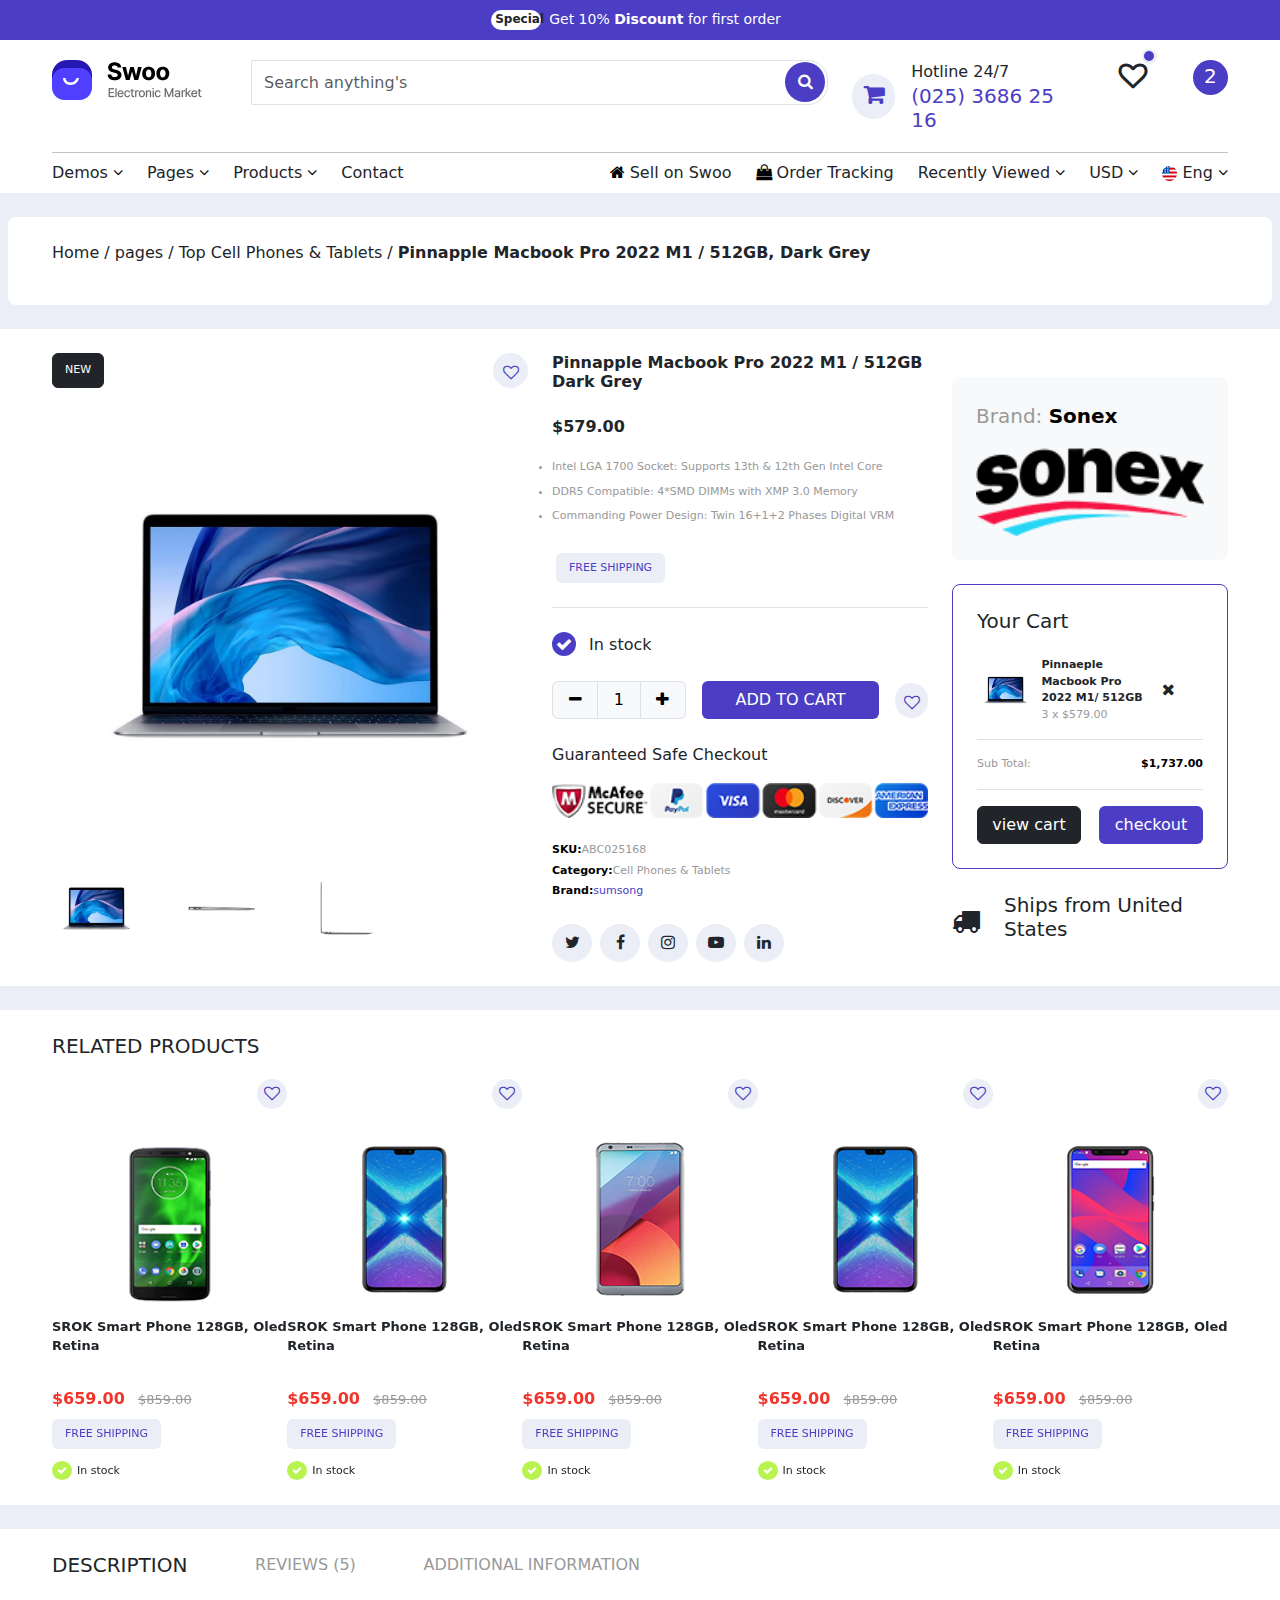
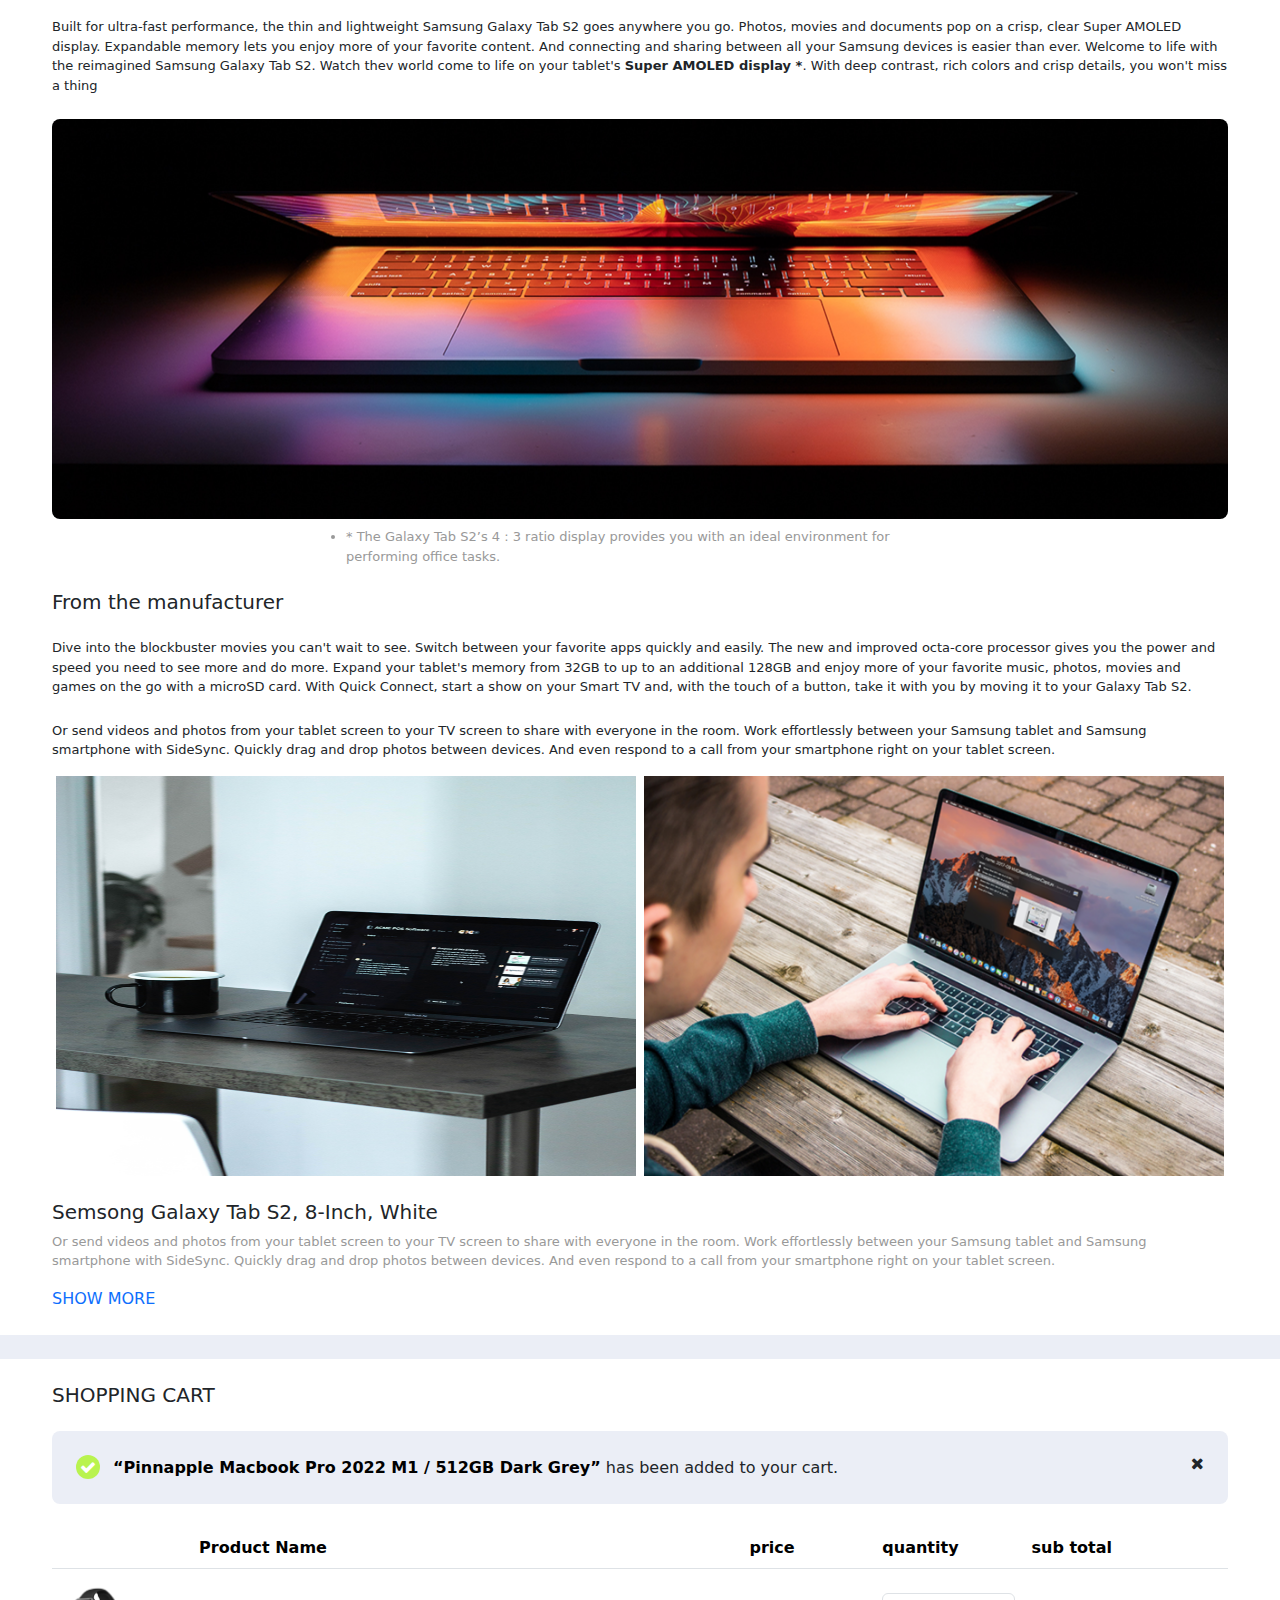
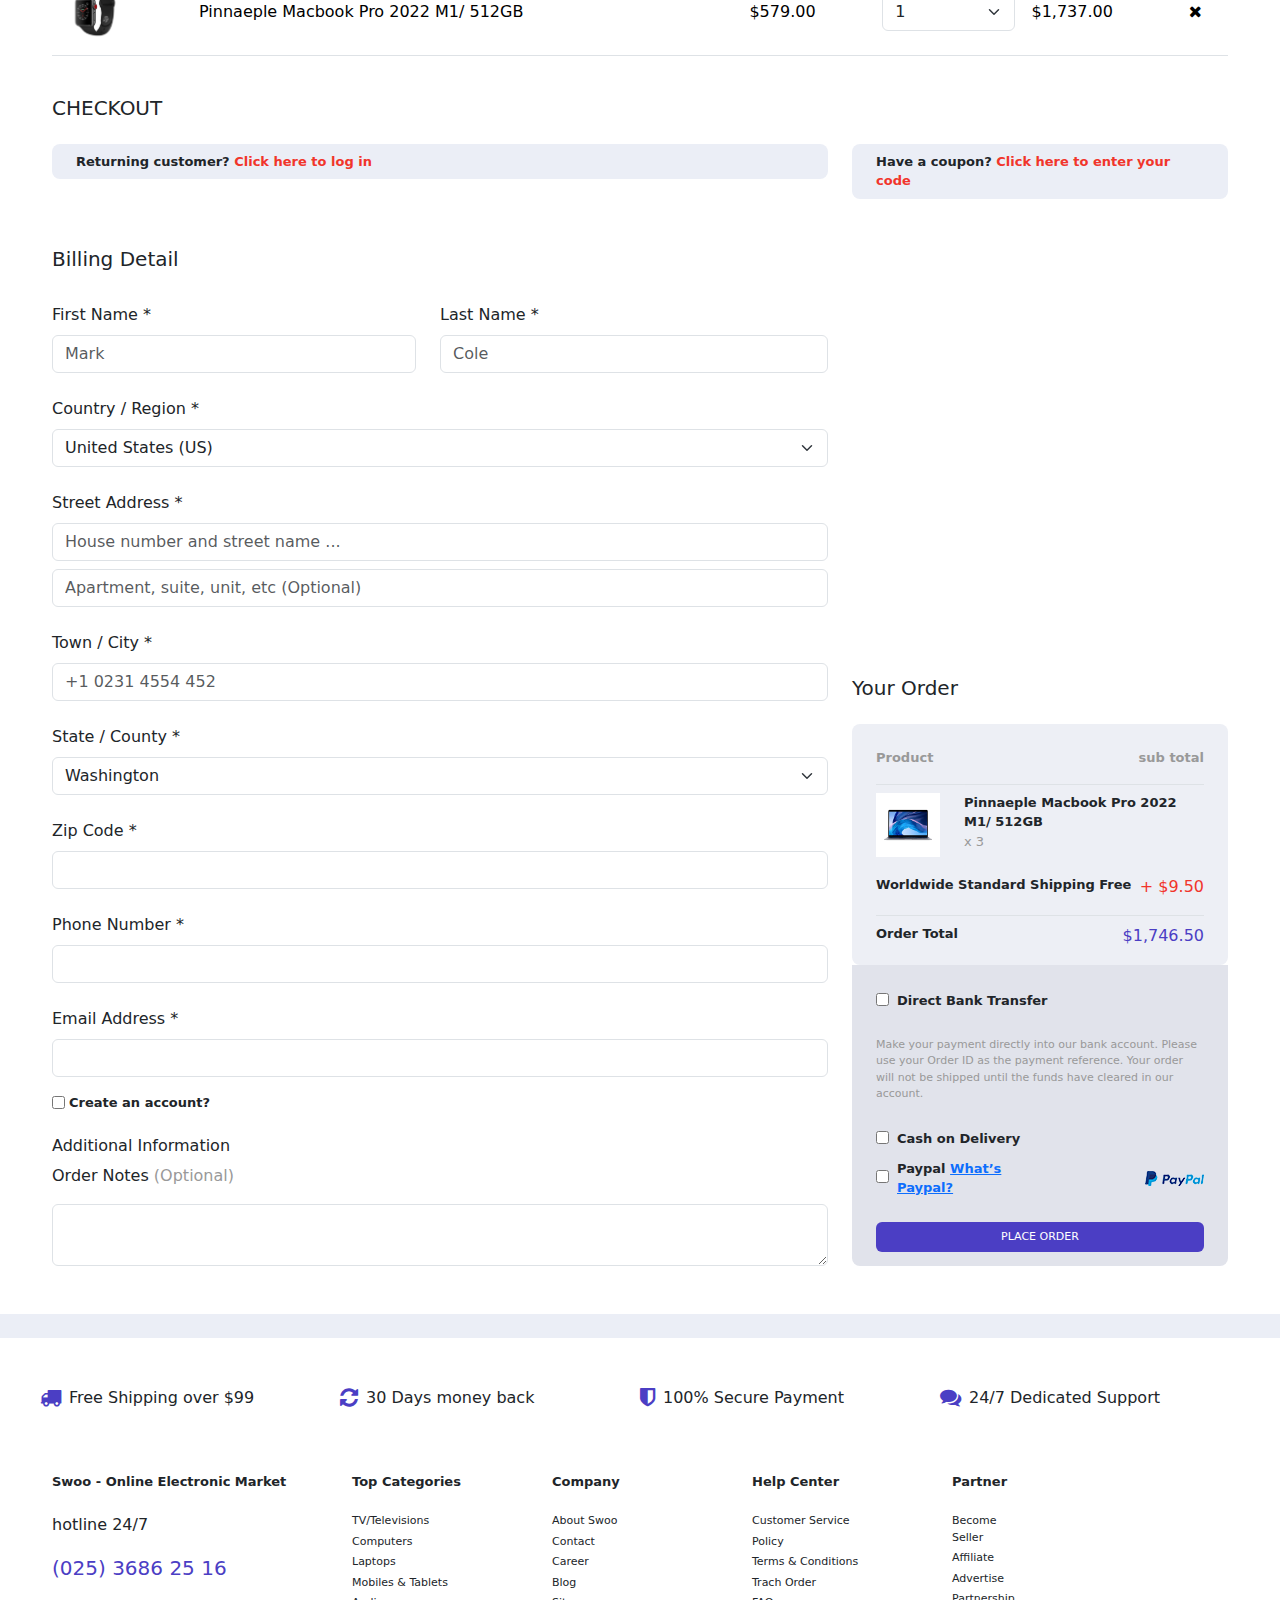
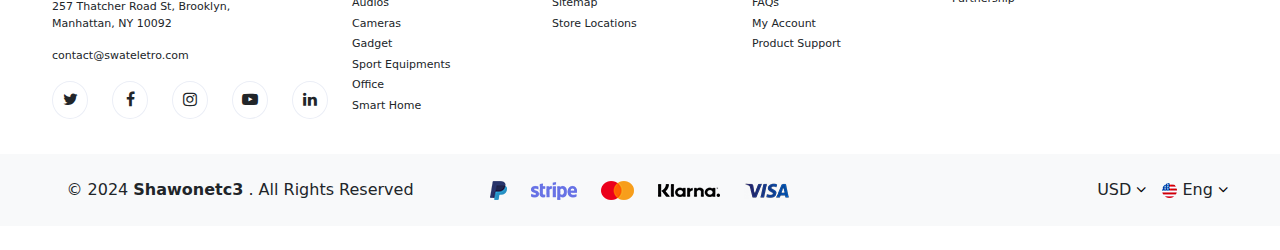
<file: productPay.html>
<!DOCTYPE html>
<html lang="en">

<head>
    <meta charset="UTF-8">
    <meta name="viewport" content="width=device-width, initial-scale=1.0">
    <link rel="stylesheet" href="./assets/css/bootstrap.css">
    <link rel="stylesheet" href="./assets/css/style.css">
    <link rel="stylesheet" href="./assets/css/responsive.css">
    <link rel="stylesheet" href="https://cdnjs.cloudflare.com/ajax/libs/font-awesome/4.7.0/css/font-awesome.min.css">
    <link rel="stylesheet" href="https://cdnjs.cloudflare.com/ajax/libs/OwlCarousel2/2.3.4/assets/owl.carousel.min.css">
    <title>SWOO</title>
</head>

<body class="bg-custom-light">
    <header>
        <div class="bg-custom top-header d-flex justify-content-center align-items-center gap-2">
            <p class="top-header-btn px-1 text-dark fs-7 mb-0">Special</p>
            <p class="top-header-text text-w mb-0">Get 10% <span>Discount</span> for first order</p>
            <a href="" class="top-header-a text-w mb-0"></a>
        </div>
        <div class="middle-header bg-white-custom">
            <div class="container">
                <div class="middle-header-wrapper">
                    <div class="row">
                        <div class="col-lg-2 col-md-6 col-4 mt-4 mt-md-0">
                            <a href="index.html" class="">
                                <div class="logo-wrapper">
                                    <img src="./assets/img/home/header/logo.png" alt="" class="">
                                </div>
                            </a>
                        </div>
                        <div class="col-md-6 col-8 d-lg-none d-lg-none d-block">
                            <div class="row">
                                <div class="col-7 px-0">
                                    <div class="d-flex align-items-center mt-3 mt-md-0">
                                        <div class="cart-icon-wrapper">
                                            <i class="fa fa-shopping-cart text-m-color"></i>
                                        </div>
                                        <div class="mx-2">
                                            <p class="fs-7 mb-0 fs-sm-7">Hotline 24/7</p>
                                            <h5 class="text-m-color fs-7 mt-0 mb-0 fs-sm-7">(025) 3686 25 16</h5>
                                        </div>
                                    </div>
                                </div>
                                <div class="col-5 px-0">
                                    <div class="d-flex align-items-center justify-content-between mt-3 mt-md-1">
                                        <div class="dot-icon px-0">
                                            <i class="fa fa-heart-o fs-3 text-dark"></i>
                                        </div>
                                        <div class="cart-icon-wrapper-2 bg-custom px-0">
                                            <span class="text-w fs-5 fs-sm-7">2</span>
                                        </div>
                                    </div>
                                </div>
                            </div>
                        </div>
                        <div class="col-lg-6 col-12 mt-4 mt-lg-0">
                            <div class="seach-wrapper w-100 w-sm-100">
                                <div class="input-group custom-input-group">
                                    <div class="input-group-append ">
                                        <select class="form-select custom-select-radius bg-custom-light d-none d-block">
                                            <option>All Categories</option>
                                            <option value="1">Option 1</option>
                                            <option value="2">Option 2</option>
                                            <option value="3">Option 3</option>
                                        </select>
                                    </div>
                                    <input type="text" class="form-control custom-input-radius"
                                        placeholder="Search anything's" aria-label="Search anything's"
                                        aria-describedby="button-addon2">
                                </div>
                                <span class="header-search-icon">
                                    <i class="fa fa-search text-w"></i>
                                </span>
                            </div>
                        </div>
                        <div class="col-lg-4 mt-4 mt-lg-0 d-lg-block d-none d-none">
                            <div class="row">
                                <div class="col-8">
                                    <div class="d-flex align-items-center ">
                                        <div class="cart-icon-wrapper">
                                            <i class="fa fa-shopping-cart text-m-color"></i>
                                        </div>
                                        <div class="mx-3">
                                            <p class="fs-6 mb-0">Hotline 24/7</p>
                                            <h5 class="text-m-color mt-0 mb-0">(025) 3686 25 16</h5>
                                        </div>
                                    </div>
                                </div>
                                <div class="col-4">
                                    <div class="d-flex align-items-center justify-content-between mt-3 mt-lg-0">
                                        <div class="dot-icon">
                                            <i class="fa fa-heart-o fs-3 text-dark"></i>
                                        </div>
                                        <div class="cart-icon-wrapper-2 bg-custom">
                                            <span class="text-w fs-5">2</span>
                                        </div>
                                    </div>
                                </div>
                            </div>
                        </div>
                    </div>
                </div>
            </div>
        </div>
        <div class="bottom-header bg-white-custom">
            <div class="container">
                <div class="row">
                    <div class="col-lg-5 col-12 mt-2 mt-lg-0 d-none d-lg-block">
                        <ul class="navbar-nav flex-direction-row gap-4 justify-content-center justify-content-lg-start">
                            <li class="nav-item">
                                <a href="" class="nav-link">
                                    Demos
                                    <i class="fa fa-angle-down text-custom-dark"></i>
                                </a>
                            </li>
                            <li class="nav-item">
                                <a href="" class="nav-link">
                                    Pages
                                    <i class="fa fa-angle-down text-custom-dark"></i>
                                </a>
                            </li>
                            <li class="nav-item Products-dropdown">
                                <a href="products.html" class="nav-link">
                                    Products
                                    <i class="fa fa-angle-down text-custom-dark"></i>
                                </a>
                                <div class="Products-content py-4 d-none">
                                    <div class="container">
                                        <h5 class="mb-0">Popular Products</h5>
                                        <div class="row mt-4">
                                            <div class="col-lg-3 col-md-4 col-12">
                                                <div class="">
                                                    <div class="best-card-wrapper">
                                                        <div class="card py-2">
                                                            <div
                                                                class="d-flex align-items-center justify-content-end mt-2 px-3">
                                                                <div class="icon-circle-heart">
                                                                    <i class="fa fa-heart"></i>
                                                                </div>
                                                            </div>
                                                            <div class="mt-4 w-100 px-3 best-card-img-wrapper">
                                                                <img src="./assets/img/home/products/img-tv-1.png"
                                                                    alt="" class="w-100 h-100">
                                                            </div>
                                                            <div class="deals-card-body-custom mt-2 px-3">
                                                                <div class="d-flex align-items-center gap-2">
                                                                    <button
                                                                        class="btn btn-info text-w rounded-5 py-1 fs-8">
                                                                        15% OFF
                                                                    </button>
                                                                    <button
                                                                        class="btn btn-custom text-w rounded-5 py-1 fs-8">
                                                                        15% OFF
                                                                    </button>
                                                                </div>
                                                                <h5 class="mt-4 w-95 custom-text-card">Air Purifier with
                                                                    True HEPA H14 Filter</h5>
                                                                <div class="d-flex align-items-center gap-2">
                                                                    <i class="fa fa-star fa-md text-custom-green"></i>
                                                                    <i class="fa fa-star fa-md text-custom-green"></i>
                                                                    <i class="fa fa-star fa-md text-custom-green"></i>
                                                                    <i class="fa fa-star fa-md text-custom-green"></i>
                                                                    <i class="fa fa-star-o fa-md"></i>
                                                                    <span><b>(5)</b></span>
                                                                </div>
                                                            </div>
                                                            <div
                                                                class="d-flex align-items-baseline gap-3  px-3 custom-price">
                                                                <p class="mt-2 text-red fs-5">$489.00</p>
                                                                <!-- <del class="text-light-custom fs-6">$619.00</del> -->
                                                            </div>
                                                        </div>
                                                    </div>
                                                </div>
                                            </div>
                                            <div class="col-lg-3 col-md-4 col-12">
                                                <div class="">
                                                    <div class="best-card-wrapper">
                                                        <div class="card py-2">
                                                            <div
                                                                class="d-flex align-items-center justify-content-end mt-2 px-3">
                                                                <div class="icon-circle-heart">
                                                                    <i class="fa fa-heart"></i>
                                                                </div>
                                                            </div>
                                                            <div class="mt-4 w-100 px-3 best-card-img-wrapper">
                                                                <img src="./assets/img/home/products/img-tv-1.png"
                                                                    alt="" class="w-100 h-100">
                                                            </div>
                                                            <div class="deals-card-body-custom mt-2 px-3">
                                                                <div class="d-flex align-items-center gap-2">
                                                                    <button
                                                                        class="btn btn-info text-w rounded-5 py-1 fs-8">
                                                                        15% OFF
                                                                    </button>
                                                                    <button
                                                                        class="btn btn-custom text-w rounded-5 py-1 fs-8">
                                                                        15% OFF
                                                                    </button>
                                                                </div>
                                                                <h5 class="mt-4 w-95 custom-text-card">Air Purifier with
                                                                    True HEPA H14 Filter</h5>
                                                                <div class="d-flex align-items-center gap-2">
                                                                    <i class="fa fa-star fa-md text-custom-green"></i>
                                                                    <i class="fa fa-star fa-md text-custom-green"></i>
                                                                    <i class="fa fa-star fa-md text-custom-green"></i>
                                                                    <i class="fa fa-star fa-md text-custom-green"></i>
                                                                    <i class="fa fa-star-o fa-md"></i>
                                                                    <span><b>(5)</b></span>
                                                                </div>
                                                            </div>
                                                            <div
                                                                class="d-flex align-items-baseline gap-3  px-3 custom-price">
                                                                <p class="mt-2 text-red fs-5">$489.00</p>
                                                                <!-- <del class="text-light-custom fs-6">$619.00</del> -->
                                                            </div>
                                                        </div>
                                                    </div>
                                                </div>
                                            </div>
                                            <div class="col-lg-3 col-md-4 col-12">
                                                <div class="">
                                                    <div class="best-card-wrapper">
                                                        <div class="card py-2">
                                                            <div
                                                                class="d-flex align-items-center justify-content-end mt-2 px-3">
                                                                <div class="icon-circle-heart">
                                                                    <i class="fa fa-heart"></i>
                                                                </div>
                                                            </div>
                                                            <div class="mt-4 w-100 px-3 best-card-img-wrapper">
                                                                <img src="./assets/img/home/products/img-tv-1.png"
                                                                    alt="" class="w-100 h-100">
                                                            </div>
                                                            <div class="deals-card-body-custom mt-2 px-3">
                                                                <div class="d-flex align-items-center gap-2">
                                                                    <button
                                                                        class="btn btn-info text-w rounded-5 py-1 fs-8">
                                                                        15% OFF
                                                                    </button>
                                                                    <button
                                                                        class="btn btn-custom text-w rounded-5 py-1 fs-8">
                                                                        15% OFF
                                                                    </button>
                                                                </div>
                                                                <h5 class="mt-4 w-95 custom-text-card">Air Purifier with
                                                                    True HEPA H14 Filter</h5>
                                                                <div class="d-flex align-items-center gap-2">
                                                                    <i class="fa fa-star fa-md text-custom-green"></i>
                                                                    <i class="fa fa-star fa-md text-custom-green"></i>
                                                                    <i class="fa fa-star fa-md text-custom-green"></i>
                                                                    <i class="fa fa-star fa-md text-custom-green"></i>
                                                                    <i class="fa fa-star-o fa-md"></i>
                                                                    <span><b>(5)</b></span>
                                                                </div>
                                                            </div>
                                                            <div
                                                                class="d-flex align-items-baseline gap-3  px-3 custom-price">
                                                                <p class="mt-2 text-red fs-5">$489.00</p>
                                                                <!-- <del class="text-light-custom fs-6">$619.00</del> -->
                                                            </div>
                                                        </div>
                                                    </div>
                                                </div>
                                            </div>
                                            <div class="col-lg-3 col-md-4 col-12">
                                                <div class="">
                                                    <div class="best-card-wrapper">
                                                        <div class="card py-2">
                                                            <div
                                                                class="d-flex align-items-center justify-content-end mt-2 px-3">
                                                                <div class="icon-circle-heart">
                                                                    <i class="fa fa-heart"></i>
                                                                </div>
                                                            </div>
                                                            <div class="mt-4 w-100 px-3 best-card-img-wrapper">
                                                                <img src="./assets/img/home/products/img-tv-1.png"
                                                                    alt="" class="w-100 h-100">
                                                            </div>
                                                            <div class="deals-card-body-custom mt-2 px-3">
                                                                <div class="d-flex align-items-center gap-2">
                                                                    <button
                                                                        class="btn btn-info text-w rounded-5 py-1 fs-8">
                                                                        15% OFF
                                                                    </button>
                                                                    <button
                                                                        class="btn btn-custom text-w rounded-5 py-1 fs-8">
                                                                        15% OFF
                                                                    </button>
                                                                </div>
                                                                <h5 class="mt-4 w-95 custom-text-card">Air Purifier with
                                                                    True HEPA H14 Filter</h5>
                                                                <div class="d-flex align-items-center gap-2">
                                                                    <i class="fa fa-star fa-md text-custom-green"></i>
                                                                    <i class="fa fa-star fa-md text-custom-green"></i>
                                                                    <i class="fa fa-star fa-md text-custom-green"></i>
                                                                    <i class="fa fa-star fa-md text-custom-green"></i>
                                                                    <i class="fa fa-star-o fa-md"></i>
                                                                    <span><b>(5)</b></span>
                                                                </div>
                                                            </div>
                                                            <div
                                                                class="d-flex align-items-baseline gap-3  px-3 custom-price">
                                                                <p class="mt-2 text-red fs-5">$489.00</p>
                                                                <!-- <del class="text-light-custom fs-6">$619.00</del> -->
                                                            </div>
                                                        </div>
                                                    </div>
                                                </div>
                                            </div>
                                        </div>
                                    </div>
                                </div>
                            </li>
                            <li class="nav-item">
                                <a href="contact.html" class="nav-link">
                                    Contact
                                </a>
                            </li>
                        </ul>
                    </div>
                    <div class="col-lg-7 col-12 mt-2 mt-lg-0 d-none d-lg-block">
                        <ul class="bottom-header-navbar navbar-nav flex-direction-row gap-4 justify-content-end w-100">
                            <li class="nav-item">
                                <a href="" class="nav-link">
                                    <i class="fa fs-6 fa-home text-custom-dark"></i>
                                    Sell on Swoo
                                </a>
                            </li>
                            <li class="nav-item">
                                <a href="" class="nav-link">
                                    <i class="fa fs-6 fa-shopping-bag text-custom-dark"></i>
                                    Order Tracking
                                </a>
                            </li>
                            <li class="nav-item">
                                <a href="" class="nav-link">
                                    Recently Viewed
                                    <i class="fa fs-6 fa-angle-down text-custom-dark"></i>
                                </a>
                            </li>
                            <li class="nav-item">
                                <a href="" class="nav-link">
                                    USD
                                    <i class="fa fs-6 fa-angle-down text-custom-dark"></i>
                                </a>
                            </li>
                            <li class="nav-item">
                                <a href="" class="nav-link">
                                    <img src="./assets/img/home/header/american-flag.png" alt="" class="">
                                    <span>Eng</span>
                                    <i class="fa fa-angle-down text-custom-dark"></i>
                                </a>
                            </li>
                        </ul>
                    </div>
                </div>
                <div class="d-block d-lg-none">
                    <ul
                        class="bottom-header-navbar navbar-nav flex-direction-row gap-4 justify-content-lg-end w-100 overflow-scroll overflow-x-sm-scroll">
                        <li class="nav-item">
                            <a href="" class="nav-link">
                                Demos
                                <i class="fa fa-angle-down text-custom-dark"></i>
                            </a>
                        </li>
                        <li class="nav-item">
                            <a href="" class="nav-link">
                                Pages
                                <i class="fa fa-angle-down text-custom-dark"></i>
                            </a>
                        </li>
                        <li class="nav-item">
                            <a href="products.html" class="nav-link">
                                Products
                                <i class="fa fa-angle-down text-custom-dark"></i>
                            </a>
                        </li>
                        <li class="nav-item">
                            <a href="" class="nav-link">
                                Contact
                            </a>
                        </li>
                        <li class="nav-item">
                            <a href="" class="nav-link">
                                <i class="fa fs-6 fa-home text-custom-dark"></i>
                                Sell on Swoo
                            </a>
                        </li>
                        <li class="nav-item">
                            <a href="" class="nav-link">
                                <i class="fa fs-6 fa-shopping-bag text-custom-dark"></i>
                                Order Tracking
                            </a>
                        </li>
                        <li class="nav-item">
                            <a href="" class="nav-link">
                                Recently Viewed
                                <i class="fa fs-6 fa-angle-down text-custom-dark"></i>
                            </a>
                        </li>
                        <li class="nav-item">
                            <a href="" class="nav-link">
                                USD
                                <i class="fa fs-6 fa-angle-down text-custom-dark"></i>
                            </a>
                        </li>
                        <li class="nav-item">
                            <a href="" class="nav-link">
                                <img src="./assets/img/home/header/american-flag.png" alt="" class="">
                                <span>Eng</span>
                                <i class="fa fa-angle-down text-custom-dark"></i>
                            </a>
                        </li>
                    </ul>
                </div>
            </div>
        </div>
    </header>


    <section class="bredcrumb mt-4 bg-white mx-2 rounded-3 border-2">
        <div class="container">
            <div class="py-4">
                <p class="">Home / pages / Top Cell Phones & Tablets / <b>Pinnapple Macbook Pro 2022 M1 / 512GB, Dark
                        Grey</b> </p>
            </div>
        </div>
    </section>

    <section class="bg-white-custom py-4 mt-4">
        <div class="container">
            <div class="row">
                <div class="col-lg-5 col-md-6">
                    <div class="d-flex justify-content-between">
                        <button class="text-uppercase btn btn-dark fs-8">NEW</button>
                        <div class="cart-icon-wrapper-2 bg-custom-light pt-1">
                            <i class="fa fa-heart-o text-m-color fa-md"></i>
                        </div>
                    </div>
                    <div class="w-100 s-p-large-img single-img-wrapper">
                        <img src="./assets/img/home/products/pay-laptop-1.jpeg" alt="" class="h-100 w-100">
                    </div>

                    <div class="row">
                        <div class="col-3">
                            <div class="s-p-small-img single-img-wrapper">
                                <img src="./assets/img/home/products/pay-laptop-1.jpeg" alt="" class="w-100 h-100">
                            </div>
                        </div>
                        <div class="col-3">
                            <div class="s-p-small-img single-img-wrapper">
                                <img src="./assets/img/home/products/pay-laptop-2.jpeg" alt="" class="w-100 h-100">
                            </div>
                        </div>
                        <div class="col-3">
                            <div class="s-p-small-img single-img-wrapper">
                                <img src="./assets/img/home/products/pay-laptop-3.jpeg" alt="" class="w-100 h-100">
                            </div>
                        </div>
                    </div>
                </div>
                <div class="col-lg-4 col-md-6">
                    <div class="">
                        <h5 class="fs-6 fw-bold">
                            Pinnapple Macbook Pro 2022 M1 / 512GB
                            Dark Grey
                        </h5>
                        <p class="fs-6 fw-bold mt-4">$579.00</p>
                    </div>
                    <ul class="fs-8 text-light-custom mb-1 p-0">
                        <li class="py-1">Intel LGA 1700 Socket: Supports 13th & 12th Gen Intel Core</li>
                        <li class="py-1">DDR5 Compatible: 4*SMD DIMMs with XMP 3.0 Memory</li>
                        <li class="py-1">Commanding Power Design: Twin 16+1+2 Phases Digital VRM</li>
                    </ul>
                    <div class="mt-4 p-0 border-bottom pb-4">
                        <button class="btn bg-custom-light fs-8 text-uppercase text-m-color mx-1">
                            free shipping
                        </button>
                    </div>
                    <div class="">
                        <div class="mt-4">
                            <i class="fa fa-check bg-custom text-w rounded-full py-1 px-1 fs-8"></i>
                            <span class="px-2">In stock</span>
                        </div>
                        <div class="d-flex align-items-center gap-3 mt-4 justify-content-between">
                            <div class="btn-group w-40">
                                <button type="button" class="btn btn-light border">
                                    <i class="fa fa-minus"></i>
                                </button>
                                <button type="button" class="btn btn-light border">
                                    1
                                </button>
                                <button type="button" class="btn btn-light border">
                                    <i class="fa fa-plus"></i>
                                </button>
                            </div>
                            <button class="btn btn-custom w-50">ADD TO CART</button>
                            <div class="cart-icon-wrapper-2 bg-custom-light pt-1">
                                <i class="fa fa-heart-o text-m-color fa-md"></i>
                            </div>
                        </div>
                        <p class="mt-4">Guaranteed Safe Checkout</p>
                        <img src="./assets/img/home/brands/all-brands.png" alt="" class="w-100 h-100">
                    </div>
                    <div class="mt-4">
                        <p class="fs-8 text-light-custom mb-1"><b class="text-custom-dark">SKU:</b>ABC025168</p>
                        <p class="fs-8 text-light-custom mb-1"><b class="text-custom-dark">Category:</b>Cell Phones &
                            Tablets
                        </p>
                        <p class="fs-8 text-m-color"><b class="text-custom-dark">Brand:</b>sumsong</p>
                    </div>
                    <div class="mt-4">
                        <div class="d-flex gap-2">
                            <div class="bg-custom-light footer-icon">
                                <i class="fa fa-twitter text-dark"></i>
                            </div>
                            <div class="bg-custom-light footer-icon">
                                <i class="fa fa-facebook text-dark"></i>
                            </div>
                            <div class="bg-custom-light footer-icon">
                                <i class="fa fa-instagram text-dark"></i>
                            </div>
                            <div class="bg-custom-light footer-icon">
                                <i class="fa fa-youtube-play text-dark"></i>
                            </div>
                            <div class="bg-custom-light footer-icon">
                                <i class="fa fa-linkedin text-dark"></i>
                            </div>
                        </div>
                    </div>

                </div>
                <div class="col-lg-3 col-md-12 col-12">
                    <div class="row">
                        <div class="col-lg-12 col-md-6 col-12 pt-md-4">
                            <div class="bg-light rounded-3 py-4 px-4 h-md-100 ">
                                <p class="fs-5 fw-light text-light-custom">Brand: <b
                                        class="fw-bold text-custom-dark">Sonex</b>
                                </p>
                                <div class="d-flex flex-wrap align-items-center ">
                                    <img src="./assets/img/home/brands/sonex.png" alt="" class="mb-0 w-100 h-100">
                                </div>
                            </div>
                        </div>
                        <div class="col-lg-12 col-md-6 col-12">
                            <div class="mt-4 border-custom py-4 px-4 bg-white-custom rounded-3">
                                <h5 class="">Your Cart</h5>
                                <div
                                    class="d-flex flex-wrap align-items-center h-100 justify-content-between border-bottom">
                                    <div class="w-25">
                                        <img src="./assets/img/home/products/laptop.png" alt=""
                                            class="w-100 h-100 mb-0">
                                    </div>
                                    <div class="w-50 mt-3">
                                        <p class="fs-8 fw-bold mb-0">
                                            Pinnaeple Macbook
                                            Pro 2022 M1/ 512GB
                                        </p>
                                        <p class="fs-8 text-light-custom">3 x $579.00</p>
                                    </div>
                                    <div class="w-20">
                                        <i class="fa fa-close"></i>
                                    </div>
                                </div>
                                <div
                                    class="d-flex flex-wrap justify-content-between align-items-center border-bottom mt-3">
                                    <p class="fs-8 text-light-custom">Sub Total:</p>
                                    <p class="fs-8 text-custom-dark fw-bold">$1,737.00</p>
                                </div>
                                <div class="d-flex flex-wrap justify-content-between align-items-center mt-3">
                                    <a href="cart.html" class="btn btn-dark w-48">view cart</a>
                                    <a href="chackout.html" class="btn btn-custom w-48">checkout</a>
                                </div>
                            </div>
                        </div>
                    </div>
                    <div class="mt-4 d-flex gap-4 align-items-center">
                        <i class="fa fa-truck fs-3"></i>
                        <h5 class="fs-5 fw-light">Ships from <b>United States</b></h5>
                    </div>
                </div>
            </div>
        </div>
    </section>

    <section class="bg-white-custom py-4 mt-4">
        <div class="container">
            <h5 class="text-uppercase">related products</h5>
            <div class="">
                <div class="owl-slider">
                    <div id="carousel-just-landing" class="owl-carousel">
                        <div class="card border-0">
                            <div class="d-flex justify-content-end align-items-center top-content-categories">
                                <div class="icon-circle bg-custom-light">
                                    <i class="fa fa-heart-o text-m-color"></i>
                                </div>
                            </div>
                            <div class="cate-img-wrapper">
                                <img src="./assets/img/home/products/mobile/spork.png" alt="" class="h-100 w-100">
                            </div>
                            <div class="text-heading">
                                <p class="fs-7">
                                    SROK Smart Phone 128GB,
                                    Oled Retina
                                </p>
                            </div>
                            <div class="">
                                <span class="text-red fs-6 fw-bold">$659.00</span>
                                <span class="px-2 fs-7 fw-light"><del class="text-light-custom">$859.00</del></span>
                            </div>
                            <div class="mt-2">
                                <button class="btn bg-custom-light fs-8 text-uppercase text-m-color">free
                                    shipping</button>
                            </div>
                            <div class="mt-2">
                                <i class="fa fa-check bg-custom-green rounded-full text-w close-icon"></i>
                                <span class="fs-8">In stock</span>
                            </div>
                        </div>
                        <div class="card border-0">
                            <div class="d-flex justify-content-end align-items-center top-content-categories">
                                <div class="icon-circle bg-custom-light">
                                    <i class="fa fa-heart-o text-m-color"></i>
                                </div>
                            </div>
                            <div class="cate-img-wrapper">
                                <img src="./assets/img/home/products/mobile/m-img-1.png" alt="" class="h-100 w-100">
                            </div>
                            <div class="text-heading">
                                <p class="fs-7">
                                    SROK Smart Phone 128GB,
                                    Oled Retina
                                </p>
                            </div>
                            <div class="">
                                <span class="text-red fs-6 fw-bold">$659.00</span>
                                <span class="px-2 fs-7 fw-light"><del class="text-light-custom">$859.00</del></span>
                            </div>
                            <div class="mt-2">
                                <button class="btn bg-custom-light fs-8 text-uppercase text-m-color">free
                                    shipping</button>
                            </div>
                            <div class="mt-2">
                                <i class="fa fa-check bg-custom-green rounded-full text-w close-icon"></i>
                                <span class="fs-8">In stock</span>
                            </div>
                        </div>
                        <div class="card border-0">
                            <div class="d-flex justify-content-end align-items-center top-content-categories">
                                <div class="icon-circle bg-custom-light">
                                    <i class="fa fa-heart-o text-m-color"></i>
                                </div>
                            </div>
                            <div class="cate-img-wrapper">
                                <img src="./assets/img/home/products/mobile/lg-pro.png" alt="" class="h-100 w-100">
                            </div>
                            <div class="text-heading">
                                <p class="fs-7">
                                    SROK Smart Phone 128GB,
                                    Oled Retina
                                </p>
                            </div>
                            <div class="">
                                <span class="text-red fs-6 fw-bold">$659.00</span>
                                <span class="px-2 fs-7 fw-light"><del class="text-light-custom">$859.00</del></span>
                            </div>
                            <div class="mt-2">
                                <button class="btn bg-custom-light fs-8 text-uppercase text-m-color">free
                                    shipping</button>
                            </div>
                            <div class="mt-2">
                                <i class="fa fa-check bg-custom-green rounded-full text-w close-icon"></i>
                                <span class="fs-8">In stock</span>
                            </div>
                        </div>
                        <div class="card border-0">
                            <div class="d-flex justify-content-end align-items-center top-content-categories">
                                <div class="icon-circle bg-custom-light">
                                    <i class="fa fa-heart-o text-m-color"></i>
                                </div>
                            </div>
                            <div class="cate-img-wrapper">
                                <img src="./assets/img/home/products/mobile/m-img-1.png" alt="" class="h-100 w-100">
                            </div>
                            <div class="text-heading">
                                <p class="fs-7">
                                    SROK Smart Phone 128GB,
                                    Oled Retina
                                </p>
                            </div>
                            <div class="">
                                <span class="text-red fs-6 fw-bold">$659.00</span>
                                <span class="px-2 fs-7 fw-light"><del class="text-light-custom">$859.00</del></span>
                            </div>
                            <div class="mt-2">
                                <button class="btn bg-custom-light fs-8 text-uppercase text-m-color">free
                                    shipping</button>
                            </div>
                            <div class="mt-2">
                                <i class="fa fa-check bg-custom-green rounded-full text-w close-icon"></i>
                                <span class="fs-8">In stock</span>
                            </div>
                        </div>
                        <div class="card border-0">
                            <div class="d-flex justify-content-end align-items-center top-content-categories">
                                <div class="icon-circle bg-custom-light">
                                    <i class="fa fa-heart-o text-m-color"></i>
                                </div>
                            </div>
                            <div class="cate-img-wrapper">
                                <img src="./assets/img/home/products/mobile/sam-gal.png" alt="" class="h-100 w-100">
                            </div>
                            <div class="text-heading">
                                <p class="fs-7">
                                    SROK Smart Phone 128GB,
                                    Oled Retina
                                </p>
                            </div>
                            <div class="">
                                <span class="text-red fs-6 fw-bold">$659.00</span>
                                <span class="px-2 fs-7 fw-light"><del class="text-light-custom">$859.00</del></span>
                            </div>
                            <div class="mt-2">
                                <button class="btn bg-custom-light fs-8 text-uppercase text-m-color">free
                                    shipping</button>
                            </div>
                            <div class="mt-2">
                                <i class="fa fa-check bg-custom-green rounded-full text-w close-icon"></i>
                                <span class="fs-8">In stock</span>
                            </div>
                        </div>
                    </div>
                </div>
            </div>
        </div>
    </section>

    <section class="bg-white-custom py-4 mt-4">
        <div class="container">
            <div class="d-flex flex-wrap justify-content-between w-50 w-sm-100 w-md-100">
                <h5 class="text-uppercase w-sm-100">description</h5>
                <p class="fs-6 text-light-custom text-uppercase w-sm-50">reviews (5)</p>
                <p class="fs-6 text-light-custom text-uppercase w-sm-50">additional information</p>
            </div>
            <p class="mt-4 fs-7 fw-light">
                Built for ultra-fast performance, the thin and lightweight Samsung Galaxy Tab S2 goes anywhere you go.
                Photos, movies
                and documents pop on a crisp, clear Super AMOLED display. Expandable
                memory lets you enjoy more of your favorite content. And connecting and sharing between all your Samsung
                devices is
                easier than ever. Welcome to life with the reimagined Samsung Galaxy Tab
                S2. Watch thev world come to life on your tablet's <b class="fw-bold"> Super AMOLED display *</b>. With
                deep contrast,
                rich
                colors and crisp
                details, you won't miss a thing
            </p>
            <div class="mt-4 product-banner">
                <img src="./assets/img/home/banner/p-p-banner-1.png" alt="" class="w-100 h-100 rounded-3">
            </div>
            <ul class="p-0 text-light-custom mt-2 fs-7 fw-light mx-auto w-50 w-sm-100 w-md-100 px-md-3 px-lg-0 px-3">
                <li class="">* The Galaxy Tab S2’s 4 : 3 ratio display provides you with an ideal environment for
                    performing office tasks.</li>
            </ul>
            <div class="mt-4">
                <h5>From the manufacturer</h5>
                <p class="mt-4 fs-7 fw-light">
                    Dive into the blockbuster movies you can't wait to see. Switch between your favorite apps quickly
                    and easily. The new
                    and improved octa-core processor gives you the power and speed you need
                    to see more and do more. Expand your tablet's memory from 32GB to up to an additional 128GB and
                    enjoy more of your
                    favorite music, photos, movies and games on the go with a microSD card.
                    With Quick Connect, start a show on your Smart TV and, with the touch of a button, take it with you
                    by moving it to your
                    Galaxy Tab S2.
                </p>
                <p class="mt-4 fs-7 fw-light">
                    Or send videos and photos from your tablet screen to your TV screen to share with everyone in the
                    room. Work
                    effortlessly between your Samsung tablet and Samsung smartphone with SideSync.
                    Quickly drag and drop photos between devices. And even respond to a call from your smartphone right
                    on your tablet
                    screen.
                </p>
                <div class="d-flex flex-wrap">
                    <div class="w-50 w-sm-100  px-1">
                        <img src="./assets/img/home/banner/p-p-banner-2.png" alt="" class="w-100 h-custom-p">
                    </div>
                    <div class="w-50 w-sm-100 mt-4 mt-md-0 px-1">
                        <img src="./assets/img/home/banner/p-p-banner-3.png" alt="" class="w-100 h-custom-p">
                    </div>
                </div>
                <div class="mt-4">
                    <h5 class="">Semsong Galaxy Tab S2, 8-Inch, White</h5>
                    <p class="fs-7 text-light-custom fw-light">
                        Or send videos and photos from your tablet screen to your TV screen to share with everyone in
                        the
                        room. Work
                        effortlessly between your Samsung tablet and Samsung smartphone with SideSync.
                        Quickly drag and drop photos between devices. And even respond to a call from your smartphone
                        right
                        on your tablet
                        screen.
                    </p>
                    <a href="" class="text-decoration-none">SHOW MORE</a>
                </div>
            </div>
        </div>
    </section>


    <section class="hackout mt-4 bg-white-custom py-4 ">
        <div class="container">
            <h5 class="text-uppercase">shopping Cart</h5>
            <div class="mt-4 py-4 px-4 rounded-3 bg-custom-light d-flex flex-wrap w-100 justify-content-between">
                <div class="">
                    <i class="fa fa-check bg-custom-green rounded-full text-w py-1 px-1"></i>
                    <span class="mb-0 pb-0 mx-2">
                        <b class="text-custom-dark">“Pinnapple Macbook Pro 2022 M1 / 512GB Dark Grey”</b> has been added
                        to
                        your cart.
                    </span>
                </div>
                <i class="fa fa-close text-end"></i>
            </div>
            <div class="table-responsive mt-4">
                <table class="table">
                    <thead>
                        <tr>
                            <th class="text-light-custom"></th>
                            <th class="text-light-custom">Product Name</th>
                            <th class="text-light-custom">price</th>
                            <th class="text-light-custom">quantity</th>
                            <th class="text-light-custom">sub total</th>
                            <th class="text-light-custom"></th>

                        </tr>
                    </thead>
                    <tbody class="vertical-middle">
                        <tr class="align-items-center">
                            <td><img src="./assets/img/home/products/smart-watch-2.png" alt="" class="pay-card-img">
                            </td>
                            <td>
                                Pinnaeple Macbook Pro 2022
                                M1/ 512GB
                            </td>
                            <td>$579.00</td>
                            <td>
                                <select name="" id="" class="form-select">
                                    <option value="">1</option>
                                </select>
                            </td>
                            <td>$1,737.00</td>
                            <td><i class="fa fa-close"></i></td>
                        </tr>
                    </tbody>
                </table>
            </div>
            <div class="row">
                <div class="mt-4">
                    <h5 class="text-uppercase">checkout</h5>
                    <div class="row mt-4">
                        <div class="col-8">
                            <div class="w-100 rounded-3 bg-custom-light py-2 px-4">
                                <p class="fs-7 mb-0">
                                    Returning customer?
                                    <span class="text-red">
                                        Click here to log in
                                    </span>
                                </p>
                            </div>
                        </div>
                        <div class="col-4">
                            <div class="w-100 rounded-3 bg-custom-light py-2 px-4">
                                <p class="fs-7 mb-0">
                                    Have a coupon?
                                    <span class="text-red">
                                        Click here to enter your code
                                    </span>
                                </p>
                            </div>
                        </div>
                    </div>
                </div>
                <div class="col-8">
                    <div class="w-100 h-100 py-4">
                        <h5 class="mt-4">Billing Detail</h5>
                        <!-- <p class="mt-4">Contact us for all your questions and opinions</p> -->
                        <div class="form">
                            <div class="mt-2 d-flex flex-wrap">
                                <div class="w-50 pr-4 mt-4">
                                    <label>First Name *</label>
                                    <input type="text" class="form-control mt-2" placeholder="Mark" />
                                </div>
                                <div class="w-50 mt-4">
                                    <label>Last Name *</label>
                                    <input type="text" class="form-control mt-2" placeholder="Cole" />
                                </div>
                                <div class="w-100 mt-4">
                                    <label>Country / Region *</label>
                                    <select class="form-select mt-2">
                                        <option value="">United States (US)</option>
                                    </select>
                                </div>
                                <div class=" w-100 mb-0 mt-4">
                                    <label>Street Address *</label>
                                    <input type="text" class="form-control mt-2"
                                        placeholder="House number and street name ..." />
                                    <input type="text" class="form-control mt-2"
                                        placeholder="Apartment, suite, unit, etc (Optional)" />
                                </div>
                                <div class="w-100 mb-0 mt-4">
                                    <label>Town / City *</label>
                                    <input type="text" class="form-control mt-2" placeholder="+1 0231 4554 452" />
                                </div>
                                <div class="w-100 mb-0 mt-4">
                                    <label>State / County *</label>
                                    <select name="" class="mt-2 form-select" id="">
                                        <option value="">Washington</option>
                                    </select>
                                </div>
                                <div class="w-100 mb-0 mt-4">
                                    <label>Zip Code *</label>
                                    <input type="text" class="form-control mt-2" placeholder="" />
                                </div>
                                <div class="w-100 mb-0 mt-4">
                                    <label>Phone Number *</label>
                                    <input type="text" class="form-control mt-2">
                                </div>
                                <div class="w-100 mb-0 mt-4">
                                    <label>Email Address *</label>
                                    <input type="text" class="form-control mt-2">
                                </div>
                                <div class="d-flex align-items-center h-100">
                                    <input type="checkbox" class="">
                                    <p class="fs-7 px-1 mt-3">Create an account?</span>
                                    </p>
                                </div>

                                <div class="mt-2 w-100">
                                    <h6 class="">Additional Information</h6>
                                    <p class="">Order Notes <span class="text-light-custom">(Optional)</span></p>
                                    <textarea name="" id="" class="form-control mt-2"></textarea>
                                </div>
                            </div>
                        </div>
                    </div>
                </div>
                <div class="col-4">
                    <div class="w-100 h-100 d-flex align-items-end py-4">
                        <div class="w-100">
                            <h5 class="">Your Order</h5>
                            <div class="mt-4 checkout-light-1 py-4 rounded-3 px-4 w-100 h-100 mb-0">
                                <div class="d-flex justify-content-between border-bottom">
                                    <p class="text-light-custom fs-7">Product</p>
                                    <p class="text-light-custom fs-7">sub total</p>
                                </div>
                                <div class="row mt-2">
                                    <div class="col-3">
                                        <div class="">
                                            <img src="./assets/img/home/products/laptop.png" alt="" class="w-100 h-100">
                                        </div>
                                    </div>
                                    <div class="col-9">
                                        <p class="fs-7 mb-0">
                                            Pinnaeple Macbook Pro 2022
                                            M1/ 512GB
                                        </p>
                                        <p class="text-light-custom fs-7 fw-light">x 3</p>
                                    </div>
                                </div>
                                <div class="mt-2 d-flex justify-content-between border-bottom">
                                    <p class="fs-7">Worldwide Standard Shipping Free</p>
                                    <p class="fs-9 text-red">+ $9.50</p>
                                </div>
                                <div class="mt-2 d-flex justify-content-between mb-0">
                                    <p class="fs-7">Order Total</p>
                                    <p class="fs-9 text-m-color">$1,746.50</p>
                                </div>
                            </div>
                            <div class="checkout-light-2 py-4 px-4 w-100 h-100">
                                <div class="d-flex align-items-center">
                                    <div class="">
                                        <input type="checkbox" name="" id="">
                                    </div>
                                    <div class="">
                                        <p class="fs-7 px-2 mb-0">Direct Bank Transfer</p>
                                    </div>
                                </div>
                                <p class="fs-8 text-light-custom mb-0 mt-4">
                                    Make your payment directly into our bank account. Please use your
                                    Order ID as the payment reference. Your order will not be shipped
                                    until the funds have cleared in our account.
                                </p>
                                <div class="d-flex align-items-center mt-4">
                                    <div class="">
                                        <input type="checkbox" name="" id="">
                                    </div>
                                    <div class=" ">
                                        <p class="fs-7 px-2 mb-0">Cash on Delivery</p>
                                    </div>
                                </div>
                                <div class="d-flex align-items-center mt-2">
                                    <div class="">
                                        <input type="checkbox" name="" id="">
                                    </div>
                                    <div class=" ">
                                        <p class="fs-7 px-2 mb-0">Paypal <a href="" class="">What’s Paypal?</a></p>
                                    </div>
                                    <div class="d-flex justify-content-end w-50">
                                        <img src="./assets/img/home/payment-option/paypal-2.png" alt="" class="">
                                    </div>
                                </div>
                                <div class="mt-4">
                                    <button class="btn btn-custom text-uppercase w-100 fs-8">place order</button>
                                </div>
                            </div>
                        </div>
                    </div>
                </div>
            </div>
        </div>
    </section>

    <footer class="bg-white mt-4 py-4">
        <div class="container">
            <div class="row">
                <div class="col-md-3 col-6 py-md-4 px-0 d-flex flex-wrap align-items-start">
                    <i class="fa fa-truck text-m-color fa-lg w-sm-20 mt-1"></i>
                    <p class="px-2 w-75">Free Shipping over $99</p>
                </div>
                <div class="col-md-3 col-6 py-md-4 px-0 d-flex flex-wrap align-items-start">
                    <i class="fa fa-refresh text-m-color fa-lg w-sm-20 mt-1"></i>
                    <span class="px-2 w-75">30 Days money back</span>
                </div>
                <div class="col-md-3 col-6 py-md-4 px-0 d-flex flex-wrap align-items-start">
                    <i class="fa fa-shield text-m-color fa-lg w-sm-20 mt-1"></i>
                    <span class="px-2 w-75">100% Secure Payment</span>
                </div>
                <div class="col-md-3 col-6 py-md-4 px-0 d-flex flex-wrap align-items-start">
                    <i class="fa fa-comments text-m-color fa-lg w-sm-20 mt-1"></i>
                    <span class="px-2 w-75">24/7 Dedicated Support</span>
                </div>
            </div>
            <div class="row mt-4">
                <div class="col-12 col-md-8 col-lg-3">
                    <h6 class="fs-7">Swoo - Online Electronic Market</h6>
                    <p class="mt-4">hotline 24/7</p>
                    <p class="text-m-color fs-5">(025) 3686 25 16</p>
                    <p class="fs-8 w-75">
                        257 Thatcher Road St, Brooklyn, Manhattan,
                        NY 10092
                    </p>
                    <p class="fs-8">contact@swateletro.com</p>
                    <div class="d-flex gap-4">
                        <div class="bg-white footer-icon">
                            <i class="fa fa-twitter text-dark"></i>
                        </div>
                        <div class="bg-white footer-icon">
                            <i class="fa fa-facebook text-dark"></i>
                        </div>
                        <div class="bg-white footer-icon">
                            <i class="fa fa-instagram text-dark"></i>
                        </div>
                        <div class="bg-white footer-icon">
                            <i class="fa fa-youtube-play text-dark"></i>
                        </div>
                        <div class="bg-white footer-icon">
                            <i class="fa fa-linkedin text-dark"></i>
                        </div>
                    </div>
                </div>
                <div class="col-lg-2 col-md-4 col-6 mt-md-0 mt-4">
                    <h6 class="fs-7">Top Categories</h6>
                    <ul class="mt-4 list-group-custom">
                        <li class="fs-8 mt-1">TV/Televisions</li>
                        <li class="fs-8 mt-1">Computers</li>
                        <li class="fs-8 mt-1">Laptops</li>
                        <li class="fs-8 mt-1">Mobiles & Tablets</li>
                        <li class="fs-8 mt-1">Audios</li>
                        <li class="fs-8 mt-1">Cameras</li>
                        <li class="fs-8 mt-1">Gadget</li>
                        <li class="fs-8 mt-1">Sport Equipments</li>
                        <li class="fs-8 mt-1">Office</li>
                        <li class="fs-8 mt-1">Smart Home</li>
                    </ul>
                </div>
                <div class="col-lg-2 col-md-4 col-6 mt-lg-0 mt-4">
                    <h6 class="fs-7">Company</h6>
                    <ul class="mt-4 list-group-custom">
                        <li class="fs-8 mt-1">About Swoo</li>
                        <li class="fs-8 mt-1">Contact</li>
                        <li class="fs-8 mt-1">Career</li>
                        <li class="fs-8 mt-1">Blog</li>
                        <li class="fs-8 mt-1">Sitemap</li>
                        <li class="fs-8 mt-1">Store Locations</li>
                    </ul>
                </div>
                <div class="col-lg-2 col-md-4 col-6 mt-lg-0 mt-4">
                    <h6 class="fs-7">Help Center</h6>
                    <ul class="mt-4 list-group-custom">
                        <li class="fs-8 mt-1">Customer Service</li>
                        <li class="fs-8 mt-1">Policy</li>
                        <li class="fs-8 mt-1">Terms & Conditions</li>
                        <li class="fs-8 mt-1">Trach Order</li>
                        <li class="fs-8 mt-1">FAQs</li>
                        <li class="fs-8 mt-1">My Account</li>
                        <li class="fs-8 mt-1">Product Support</li>
                    </ul>
                </div>
                <div class="col-lg-1 col-md-4 col-6 mt-lg-0 mt-4">
                    <h6 class="fs-7">Partner</h6>
                    <ul class="mt-4 list-group-custom">
                        <li class="fs-8 mt-1">Become Seller</li>
                        <li class="fs-8 mt-1">Affiliate</li>
                        <li class="fs-8 mt-1">Advertise</li>
                        <li class="fs-8 mt-1">Partnership</li>
                    </ul>
                </div>
            </div>
        </div>
        <div class="mt-4 py-2 bg-light">
            <div class="container">
                <div class="row">
                    <div class="col-12 col-md-12 col-lg-4">
                        <div class="pt-3 text-center">
                            <p class="">© 2024 <b>Shawonetc3</b> . All Rights Reserved</p>
                        </div>
                    </div>
                    <div class="col-12 col-md-6 col-lg-4">
                        <div class="d-flex align-items-center w-100 h-100 justify-content-center">
                            <div class="d-flex align-items-center gap-4">
                                <div class="">
                                    <img src="./assets/img/home/payment-option/paypal.png" alt="" class="" />
                                </div>
                                <div class="">
                                    <img src="./assets/img/home/payment-option/stripe.png" alt="" class="" />
                                </div>
                                <div class="">
                                    <img src="./assets/img/home/payment-option/visa.png" alt="" class="" />
                                </div>
                                <div class="">
                                    <img src="./assets/img/home/payment-option/klarna.png" alt="" class="" />
                                </div>
                                <div class="">
                                    <img src="./assets/img/home/payment-option/visa-1.png" alt="" class="" />
                                </div>
                            </div>
                        </div>
                    </div>
                    <div class="col-12 col-md-6 col-lg-4 d-md-block d-none">
                        <div
                            class="d-flex align-items-center gap-3 w-100 h-100 justify-content-md-end justify-content-center">
                            <div class="">
                                <a href="" class="nav-link">
                                    USD
                                    <i class="fa fs-6 fa-angle-down text-custom-dark"></i>
                                </a>
                            </div>
                            <div class="">
                                <a href="" class="nav-link">
                                    <img src="./assets/img/home/header/american-flag.png" alt="" class="">
                                    <span>Eng</span>
                                    <i class="fa fa-angle-down text-custom-dark"></i>
                                </a>
                            </div>
                        </div>
                    </div>
                </div>
            </div>
        </div>
    </footer>


    <script src="./assets/js/jquery.min.js"></script>
    <script src="./assets/js/owl-craousel.min.js"></script>
    <script src="./assets/js/owl-craousel.js"></script>
</body>

</html>
</file>
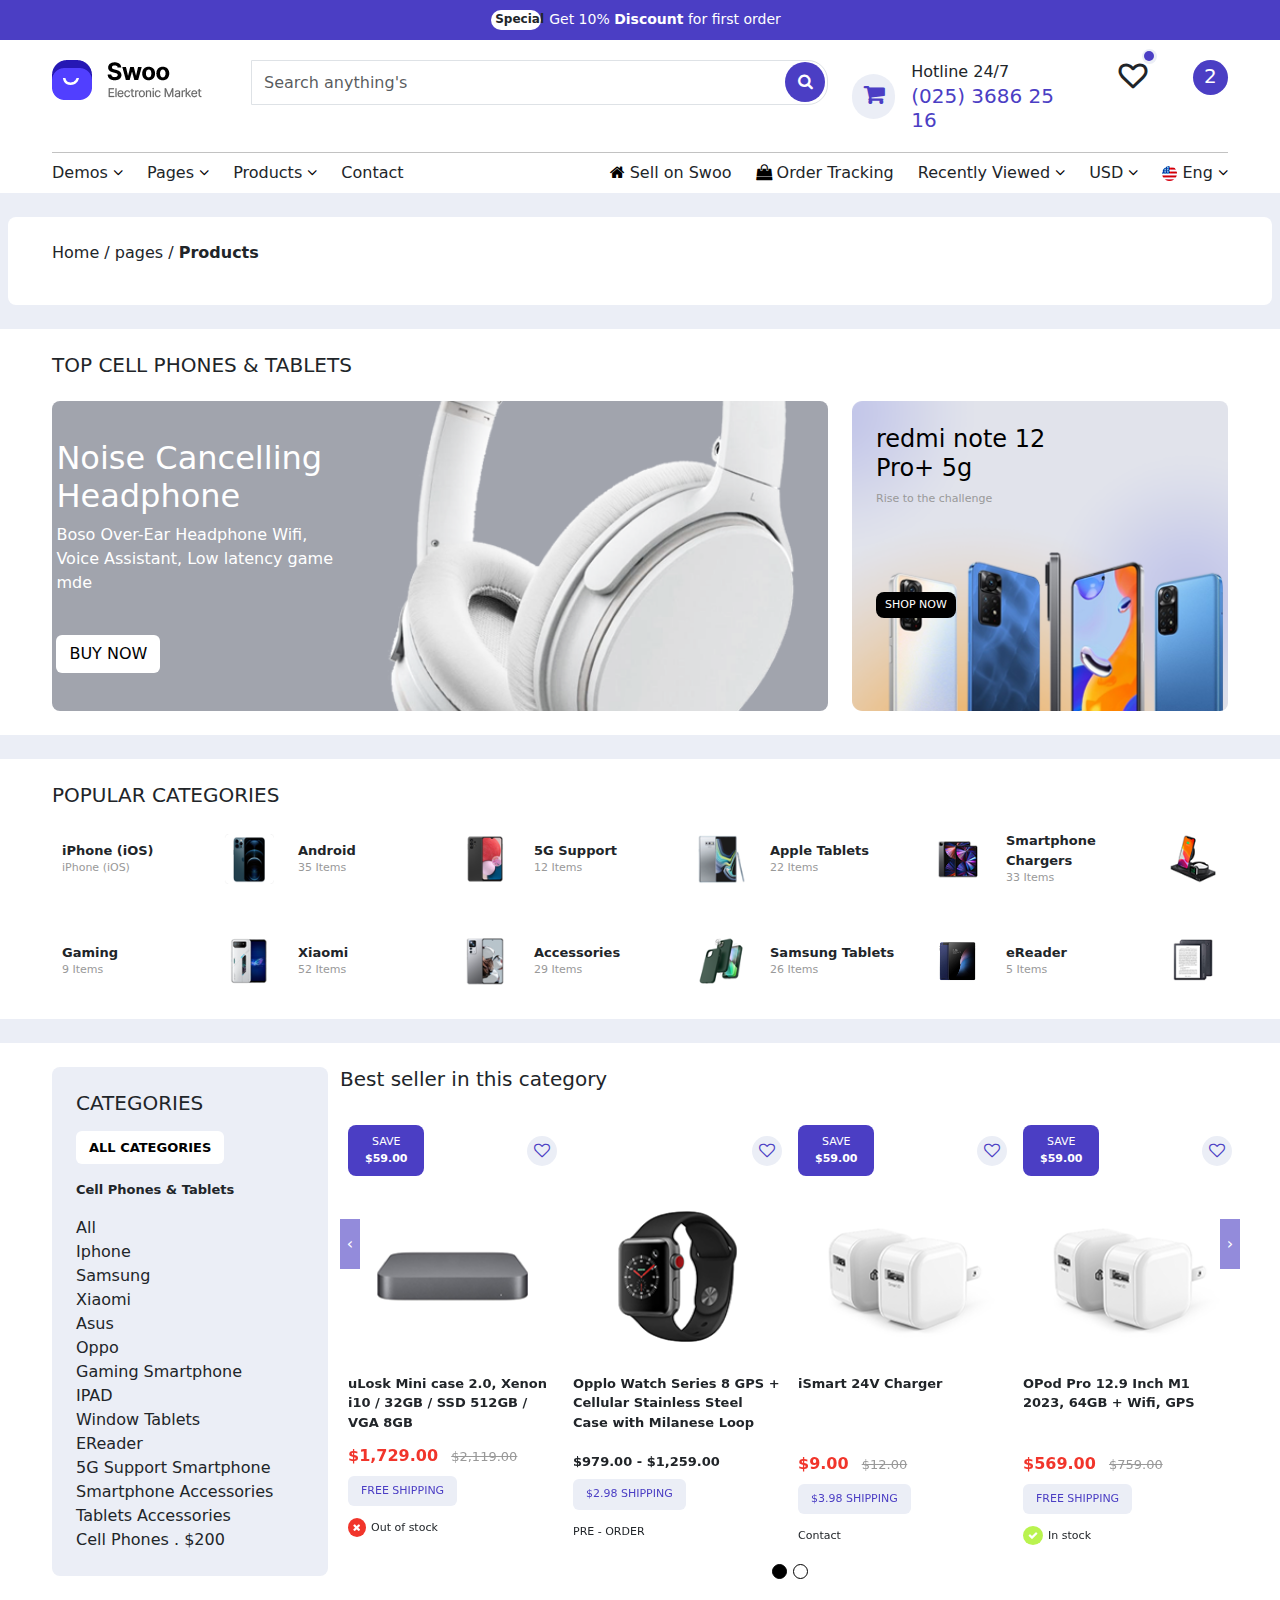
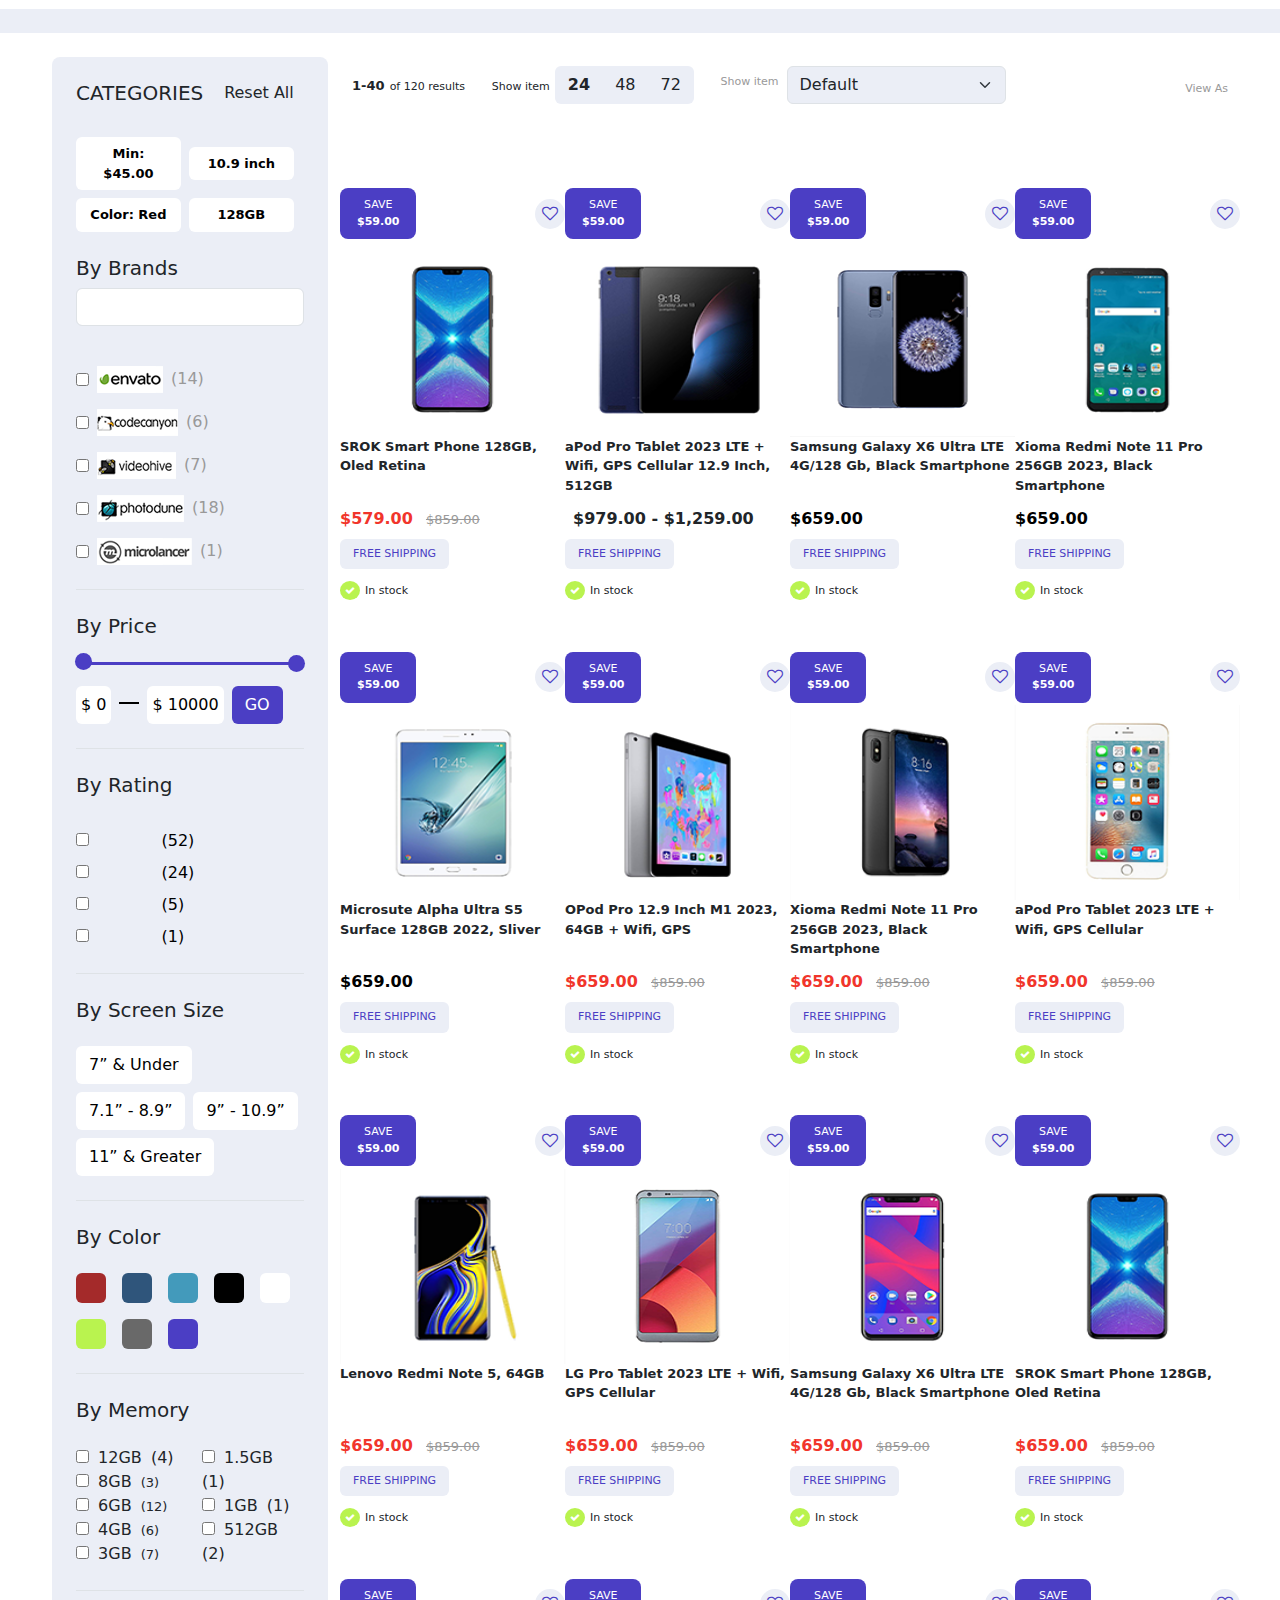
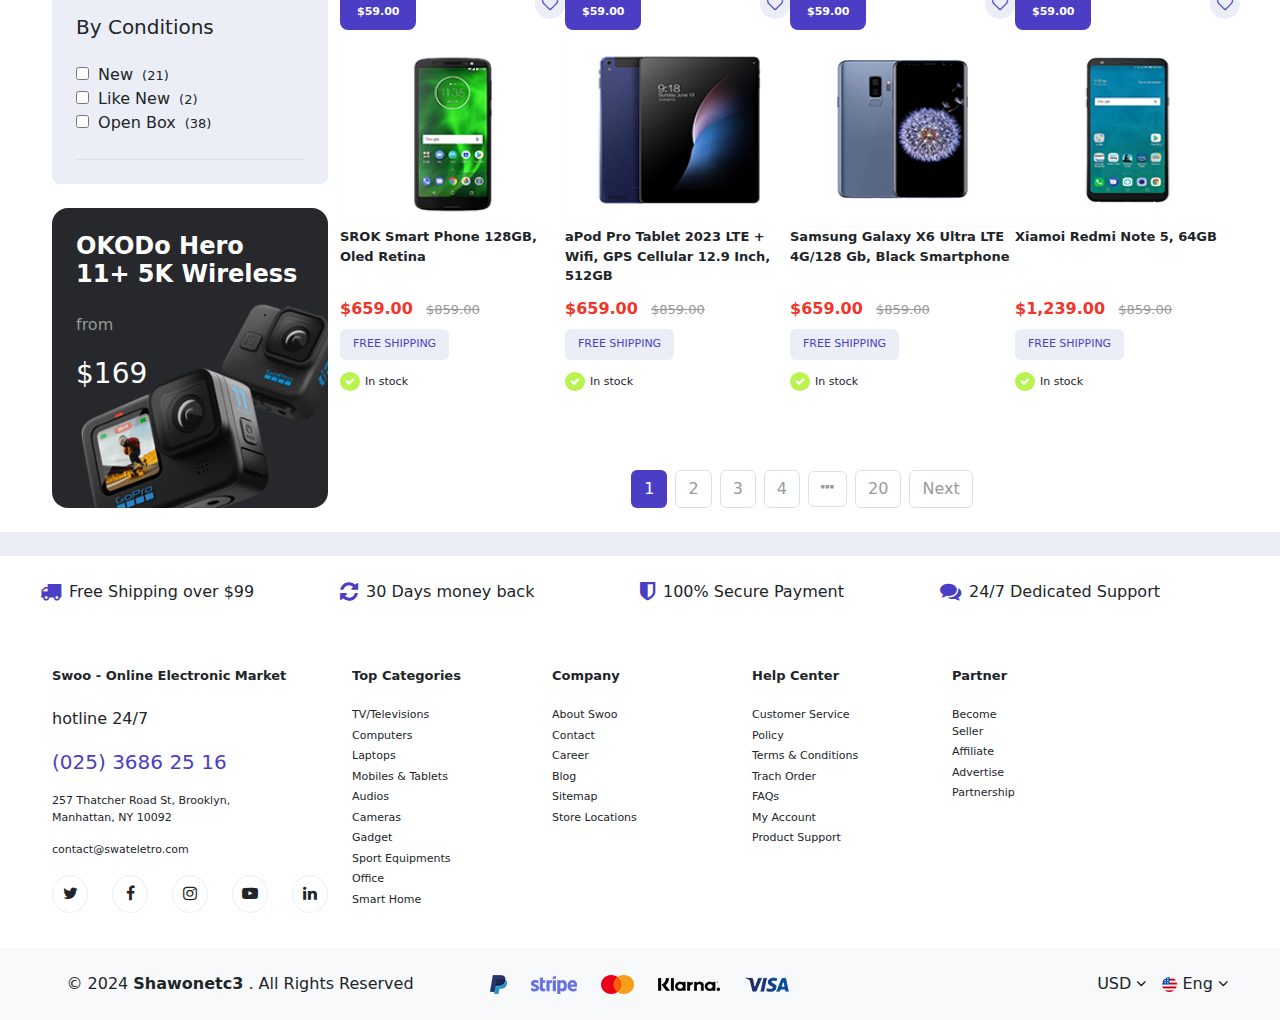
<file: products.html>
<!DOCTYPE html>
<html lang="en">

<head>
    <meta charset="UTF-8">
    <meta name="viewport" content="width=device-width, initial-scale=1.0">
    <link rel="stylesheet" href="./assets/css/bootstrap.css">
    <link rel="stylesheet" href="./assets/css/style.css">
    <link rel="stylesheet" href="./assets/css/responsive.css">
    <link rel="stylesheet" href="https://cdnjs.cloudflare.com/ajax/libs/font-awesome/4.7.0/css/font-awesome.min.css">
    <link rel="stylesheet" href="https://cdnjs.cloudflare.com/ajax/libs/OwlCarousel2/2.3.4/assets/owl.carousel.min.css">
    <title>SWOO</title>
</head>

<body class="bg-custom-light">
    <header>
        <div class="bg-custom top-header d-flex justify-content-center align-items-center gap-2">
            <p class="top-header-btn px-1 text-dark fs-7 mb-0">Special</p>
            <p class="top-header-text text-w mb-0">Get 10% <span>Discount</span> for first order</p>
            <a href="" class="top-header-a text-w mb-0"></a>
        </div>
        <div class="middle-header bg-white-custom">
            <div class="container">
                <div class="middle-header-wrapper">
                    <div class="row">
                        <div class="col-lg-2 col-md-6 col-4 mt-4 mt-md-0">
                            <a href="index.html" class="">
                                <div class="logo-wrapper">
                                    <img src="./assets/img/home/header/logo.png" alt="" class="">
                                </div>
                            </a>
                        </div>
                        <div class="col-md-6 col-8 d-lg-none d-lg-none d-block">
                            <div class="row">
                                <div class="col-7 px-0">
                                    <div class="d-flex align-items-center mt-3 mt-md-0">
                                        <div class="cart-icon-wrapper">
                                            <i class="fa fa-shopping-cart text-m-color"></i>
                                        </div>
                                        <div class="mx-2">
                                            <p class="fs-7 mb-0 fs-sm-7">Hotline 24/7</p>
                                            <h5 class="text-m-color fs-7 mt-0 mb-0 fs-sm-7">(025) 3686 25 16</h5>
                                        </div>
                                    </div>
                                </div>
                                <div class="col-5 px-0">
                                    <div class="d-flex align-items-center justify-content-between mt-3 mt-md-1">
                                        <div class="dot-icon px-0">
                                            <i class="fa fa-heart-o fs-3 text-dark"></i>
                                        </div>
                                        <div class="cart-icon-wrapper-2 bg-custom px-0">
                                            <span class="text-w fs-5 fs-sm-7">2</span>
                                        </div>
                                    </div>
                                </div>
                            </div>
                        </div>
                        <div class="col-lg-6 col-12 mt-4 mt-lg-0">
                            <div class="seach-wrapper w-100 w-sm-100">
                                <div class="input-group custom-input-group">
                                    <div class="input-group-append ">
                                        <select class="form-select custom-select-radius bg-custom-light d-none d-block">
                                            <option>All Categories</option>
                                            <option value="1">Option 1</option>
                                            <option value="2">Option 2</option>
                                            <option value="3">Option 3</option>
                                        </select>
                                    </div>
                                    <input type="text" class="form-control custom-input-radius"
                                        placeholder="Search anything's" aria-label="Search anything's"
                                        aria-describedby="button-addon2">
                                </div>
                                <span class="header-search-icon">
                                    <i class="fa fa-search text-w"></i>
                                </span>
                            </div>
                        </div>
                        <div class="col-lg-4 mt-4 mt-lg-0 d-lg-block d-none d-none">
                            <div class="row">
                                <div class="col-8">
                                    <div class="d-flex align-items-center ">
                                        <div class="cart-icon-wrapper">
                                            <i class="fa fa-shopping-cart text-m-color"></i>
                                        </div>
                                        <div class="mx-3">
                                            <p class="fs-6 mb-0">Hotline 24/7</p>
                                            <h5 class="text-m-color mt-0 mb-0">(025) 3686 25 16</h5>
                                        </div>
                                    </div>
                                </div>
                                <div class="col-4">
                                    <div class="d-flex align-items-center justify-content-between mt-3 mt-lg-0">
                                        <div class="dot-icon">
                                            <i class="fa fa-heart-o fs-3 text-dark"></i>
                                        </div>
                                        <div class="cart-icon-wrapper-2 bg-custom">
                                            <span class="text-w fs-5">2</span>
                                        </div>
                                    </div>
                                </div>
                            </div>
                        </div>
                    </div>
                </div>
            </div>
        </div>
        <div class="bottom-header bg-white-custom">
            <div class="container">
                <div class="row">
                    <div class="col-lg-5 col-12 mt-2 mt-lg-0 d-none d-lg-block">
                        <ul class="navbar-nav flex-direction-row gap-4 justify-content-center justify-content-lg-start">
                            <li class="nav-item">
                                <a href="" class="nav-link">
                                    Demos
                                    <i class="fa fa-angle-down text-custom-dark"></i>
                                </a>
                            </li>
                            <li class="nav-item">
                                <a href="" class="nav-link">
                                    Pages
                                    <i class="fa fa-angle-down text-custom-dark"></i>
                                </a>
                            </li>
                            <li class="nav-item Products-dropdown">
                                <a href="products.html" class="nav-link">
                                    Products
                                    <i class="fa fa-angle-down text-custom-dark"></i>
                                </a>
                                <div class="Products-content py-4 d-none">
                                    <div class="container">
                                        <h5 class="mb-0">Popular Products</h5>
                                        <div class="row mt-4">
                                            <div class="col-lg-3 col-md-4 col-12">
                                                <div class="">
                                                    <div class="best-card-wrapper">
                                                        <div class="card py-2">
                                                            <div
                                                                class="d-flex align-items-center justify-content-end mt-2 px-3">
                                                                <div class="icon-circle-heart">
                                                                    <i class="fa fa-heart"></i>
                                                                </div>
                                                            </div>
                                                            <div class="mt-4 w-100 px-3 best-card-img-wrapper">
                                                                <img src="./assets/img/home/products/img-tv-1.png"
                                                                    alt="" class="w-100 h-100">
                                                            </div>
                                                            <div class="deals-card-body-custom mt-2 px-3">
                                                                <div class="d-flex align-items-center gap-2">
                                                                    <button
                                                                        class="btn btn-info text-w rounded-5 py-1 fs-8">
                                                                        15% OFF
                                                                    </button>
                                                                    <button
                                                                        class="btn btn-custom text-w rounded-5 py-1 fs-8">
                                                                        15% OFF
                                                                    </button>
                                                                </div>
                                                                <h5 class="mt-4 w-95 custom-text-card">Air Purifier with
                                                                    True HEPA H14 Filter</h5>
                                                                <div class="d-flex align-items-center gap-2">
                                                                    <i class="fa fa-star fa-md text-custom-green"></i>
                                                                    <i class="fa fa-star fa-md text-custom-green"></i>
                                                                    <i class="fa fa-star fa-md text-custom-green"></i>
                                                                    <i class="fa fa-star fa-md text-custom-green"></i>
                                                                    <i class="fa fa-star-o fa-md"></i>
                                                                    <span><b>(5)</b></span>
                                                                </div>
                                                            </div>
                                                            <div
                                                                class="d-flex align-items-baseline gap-3  px-3 custom-price">
                                                                <p class="mt-2 text-red fs-5">$489.00</p>
                                                                <!-- <del class="text-light-custom fs-6">$619.00</del> -->
                                                            </div>
                                                        </div>
                                                    </div>
                                                </div>
                                            </div>
                                            <div class="col-lg-3 col-md-4 col-12">
                                                <div class="">
                                                    <div class="best-card-wrapper">
                                                        <div class="card py-2">
                                                            <div
                                                                class="d-flex align-items-center justify-content-end mt-2 px-3">
                                                                <div class="icon-circle-heart">
                                                                    <i class="fa fa-heart"></i>
                                                                </div>
                                                            </div>
                                                            <div class="mt-4 w-100 px-3 best-card-img-wrapper">
                                                                <img src="./assets/img/home/products/img-tv-1.png"
                                                                    alt="" class="w-100 h-100">
                                                            </div>
                                                            <div class="deals-card-body-custom mt-2 px-3">
                                                                <div class="d-flex align-items-center gap-2">
                                                                    <button
                                                                        class="btn btn-info text-w rounded-5 py-1 fs-8">
                                                                        15% OFF
                                                                    </button>
                                                                    <button
                                                                        class="btn btn-custom text-w rounded-5 py-1 fs-8">
                                                                        15% OFF
                                                                    </button>
                                                                </div>
                                                                <h5 class="mt-4 w-95 custom-text-card">Air Purifier with
                                                                    True HEPA H14 Filter</h5>
                                                                <div class="d-flex align-items-center gap-2">
                                                                    <i class="fa fa-star fa-md text-custom-green"></i>
                                                                    <i class="fa fa-star fa-md text-custom-green"></i>
                                                                    <i class="fa fa-star fa-md text-custom-green"></i>
                                                                    <i class="fa fa-star fa-md text-custom-green"></i>
                                                                    <i class="fa fa-star-o fa-md"></i>
                                                                    <span><b>(5)</b></span>
                                                                </div>
                                                            </div>
                                                            <div
                                                                class="d-flex align-items-baseline gap-3  px-3 custom-price">
                                                                <p class="mt-2 text-red fs-5">$489.00</p>
                                                                <!-- <del class="text-light-custom fs-6">$619.00</del> -->
                                                            </div>
                                                        </div>
                                                    </div>
                                                </div>
                                            </div>
                                            <div class="col-lg-3 col-md-4 col-12">
                                                <div class="">
                                                    <div class="best-card-wrapper">
                                                        <div class="card py-2">
                                                            <div
                                                                class="d-flex align-items-center justify-content-end mt-2 px-3">
                                                                <div class="icon-circle-heart">
                                                                    <i class="fa fa-heart"></i>
                                                                </div>
                                                            </div>
                                                            <div class="mt-4 w-100 px-3 best-card-img-wrapper">
                                                                <img src="./assets/img/home/products/img-tv-1.png"
                                                                    alt="" class="w-100 h-100">
                                                            </div>
                                                            <div class="deals-card-body-custom mt-2 px-3">
                                                                <div class="d-flex align-items-center gap-2">
                                                                    <button
                                                                        class="btn btn-info text-w rounded-5 py-1 fs-8">
                                                                        15% OFF
                                                                    </button>
                                                                    <button
                                                                        class="btn btn-custom text-w rounded-5 py-1 fs-8">
                                                                        15% OFF
                                                                    </button>
                                                                </div>
                                                                <h5 class="mt-4 w-95 custom-text-card">Air Purifier with
                                                                    True HEPA H14 Filter</h5>
                                                                <div class="d-flex align-items-center gap-2">
                                                                    <i class="fa fa-star fa-md text-custom-green"></i>
                                                                    <i class="fa fa-star fa-md text-custom-green"></i>
                                                                    <i class="fa fa-star fa-md text-custom-green"></i>
                                                                    <i class="fa fa-star fa-md text-custom-green"></i>
                                                                    <i class="fa fa-star-o fa-md"></i>
                                                                    <span><b>(5)</b></span>
                                                                </div>
                                                            </div>
                                                            <div
                                                                class="d-flex align-items-baseline gap-3  px-3 custom-price">
                                                                <p class="mt-2 text-red fs-5">$489.00</p>
                                                                <!-- <del class="text-light-custom fs-6">$619.00</del> -->
                                                            </div>
                                                        </div>
                                                    </div>
                                                </div>
                                            </div>
                                            <div class="col-lg-3 col-md-4 col-12">
                                                <div class="">
                                                    <div class="best-card-wrapper">
                                                        <div class="card py-2">
                                                            <div
                                                                class="d-flex align-items-center justify-content-end mt-2 px-3">
                                                                <div class="icon-circle-heart">
                                                                    <i class="fa fa-heart"></i>
                                                                </div>
                                                            </div>
                                                            <div class="mt-4 w-100 px-3 best-card-img-wrapper">
                                                                <img src="./assets/img/home/products/img-tv-1.png"
                                                                    alt="" class="w-100 h-100">
                                                            </div>
                                                            <div class="deals-card-body-custom mt-2 px-3">
                                                                <div class="d-flex align-items-center gap-2">
                                                                    <button
                                                                        class="btn btn-info text-w rounded-5 py-1 fs-8">
                                                                        15% OFF
                                                                    </button>
                                                                    <button
                                                                        class="btn btn-custom text-w rounded-5 py-1 fs-8">
                                                                        15% OFF
                                                                    </button>
                                                                </div>
                                                                <h5 class="mt-4 w-95 custom-text-card">Air Purifier with
                                                                    True HEPA H14 Filter</h5>
                                                                <div class="d-flex align-items-center gap-2">
                                                                    <i class="fa fa-star fa-md text-custom-green"></i>
                                                                    <i class="fa fa-star fa-md text-custom-green"></i>
                                                                    <i class="fa fa-star fa-md text-custom-green"></i>
                                                                    <i class="fa fa-star fa-md text-custom-green"></i>
                                                                    <i class="fa fa-star-o fa-md"></i>
                                                                    <span><b>(5)</b></span>
                                                                </div>
                                                            </div>
                                                            <div
                                                                class="d-flex align-items-baseline gap-3  px-3 custom-price">
                                                                <p class="mt-2 text-red fs-5">$489.00</p>
                                                                <!-- <del class="text-light-custom fs-6">$619.00</del> -->
                                                            </div>
                                                        </div>
                                                    </div>
                                                </div>
                                            </div>
                                        </div>
                                    </div>
                                </div>
                            </li>
                            <li class="nav-item">
                                <a href="contact.html" class="nav-link">
                                    Contact
                                </a>
                            </li>
                        </ul>
                    </div>
                    <div class="col-lg-7 col-12 mt-2 mt-lg-0 d-none d-lg-block">
                        <ul class="bottom-header-navbar navbar-nav flex-direction-row gap-4 justify-content-end w-100">
                            <li class="nav-item">
                                <a href="" class="nav-link">
                                    <i class="fa fs-6 fa-home text-custom-dark"></i>
                                    Sell on Swoo
                                </a>
                            </li>
                            <li class="nav-item">
                                <a href="" class="nav-link">
                                    <i class="fa fs-6 fa-shopping-bag text-custom-dark"></i>
                                    Order Tracking
                                </a>
                            </li>
                            <li class="nav-item">
                                <a href="" class="nav-link">
                                    Recently Viewed
                                    <i class="fa fs-6 fa-angle-down text-custom-dark"></i>
                                </a>
                            </li>
                            <li class="nav-item">
                                <a href="" class="nav-link">
                                    USD
                                    <i class="fa fs-6 fa-angle-down text-custom-dark"></i>
                                </a>
                            </li>
                            <li class="nav-item">
                                <a href="" class="nav-link">
                                    <img src="./assets/img/home/header/american-flag.png" alt="" class="">
                                    <span>Eng</span>
                                    <i class="fa fa-angle-down text-custom-dark"></i>
                                </a>
                            </li>
                        </ul>
                    </div>
                </div>
                <div class="d-block d-lg-none">
                    <ul
                        class="bottom-header-navbar navbar-nav flex-direction-row gap-4 justify-content-lg-end w-100 overflow-scroll overflow-x-sm-scroll">
                        <li class="nav-item">
                            <a href="" class="nav-link">
                                Demos
                                <i class="fa fa-angle-down text-custom-dark"></i>
                            </a>
                        </li>
                        <li class="nav-item">
                            <a href="" class="nav-link">
                                Pages
                                <i class="fa fa-angle-down text-custom-dark"></i>
                            </a>
                        </li>
                        <li class="nav-item">
                            <a href="products.html" class="nav-link">
                                Products
                                <i class="fa fa-angle-down text-custom-dark"></i>
                            </a>
                        </li>
                        <li class="nav-item">
                            <a href="" class="nav-link">
                                Contact
                            </a>
                        </li>
                        <li class="nav-item">
                            <a href="" class="nav-link">
                                <i class="fa fs-6 fa-home text-custom-dark"></i>
                                Sell on Swoo
                            </a>
                        </li>
                        <li class="nav-item">
                            <a href="" class="nav-link">
                                <i class="fa fs-6 fa-shopping-bag text-custom-dark"></i>
                                Order Tracking
                            </a>
                        </li>
                        <li class="nav-item">
                            <a href="" class="nav-link">
                                Recently Viewed
                                <i class="fa fs-6 fa-angle-down text-custom-dark"></i>
                            </a>
                        </li>
                        <li class="nav-item">
                            <a href="" class="nav-link">
                                USD
                                <i class="fa fs-6 fa-angle-down text-custom-dark"></i>
                            </a>
                        </li>
                        <li class="nav-item">
                            <a href="" class="nav-link">
                                <img src="./assets/img/home/header/american-flag.png" alt="" class="">
                                <span>Eng</span>
                                <i class="fa fa-angle-down text-custom-dark"></i>
                            </a>
                        </li>
                    </ul>
                </div>
            </div>
        </div>
    </header>

    <section class="bredcrumb mt-4 bg-white mx-2 rounded-3 border-2">
        <div class="container">
            <div class="py-4">
                <p class="">Home / pages / <b>Products</b> </p>
            </div>
        </div>
    </section>

    <section class="products-card bg-white-custom mt-4">
        <div class="container py-4">
            <div class="">
                <h5 class="text-uppercase">top cell phones & tablets</h5>
                <div class="row mt-4">
                    <div class="col-md-8 col-12 mt-4 mt-md-0">
                        <div class="products-banner-img rounded-3">
                            <div class="w-75 d-flex justify-content-center align-items-center h-100">
                                <div class="">
                                    <h2 class="text-w w-75">
                                        Noise Cancelling
                                        <span class="fw-light">Headphone</span>
                                    </h2>
                                    <div class="w-50">
                                        <p class="text-w fs-6">
                                            Boso Over-Ear Headphone
                                            Wifi, Voice Assistant,
                                            Low latency game mde
                                        </p>
                                    </div>
                                    <button class="btn bg-white-custom text-custom-dark mt-4">BUY NOW</button>
                                </div>
                            </div>
                        </div>
                    </div>
                    <div class="col-md-4 col-12 mt-4 mt-md-0">
                        <div class="products-banner-img-2 rounded-3 py-4 px-4">
                            <div class="w-100 d-flex h-100">
                                <div class="d-lg-flex justify-content-between flex-wrap">
                                    <div class="w-sm-100">
                                        <h4 class="text-custom-dark w-75">
                                            redmi note 12
                                            Pro+ 5g
                                        </h4>
                                        <div class="">
                                            <p class="text-light-custom fs-8">
                                                Rise to the challenge
                                            </p>
                                        </div>
                                    </div>
                                    <div class="w-sm-100">
                                        <button class="btn bg-custom-dark text-w btn-sm rounded-3 fs-8">SHOP
                                            NOW</button>
                                    </div>
                                </div>
                            </div>
                        </div>
                    </div>
                </div>
            </div>
        </div>
    </section>

    <section class="popular-categories mt-4 bg-white-custom">
        <div class="container py-4">
            <h5 class="text-uppercase">popular categories</h5>
            <div class="d-flex flex-wrap w-100 align-items-center justify-content-center gap-md-4">
                <div class="mt-3 p-cate-text">
                    <p class="fs-7 mb-0">iPhone (iOS)</p>
                    <p class="fs-8 text-light-custom">iPhone (iOS)</p>
                </div>
                <div class="w-50p h-50p mt-0 mb-0">
                    <img src="./assets/img/home/products/mobile/app-m.png" alt="" class="w-100 h-100 mt-0 mb-0">
                </div>
                <div class="mt-3 p-cate-text">
                    <p class="fs-7 mb-0">Android</p>
                    <p class="fs-8 text-light-custom">35 Items</p>
                </div>
                <div class="w-50p h-50p mt-0 mb-0">
                    <img src="./assets/img/home/products/mobile/sam-1.png" alt="" class="w-100 h-100 mt-0 mb-0">
                </div>
                <div class="mt-3 p-cate-text">
                    <p class="fs-7 mb-0">5G Support</p>
                    <p class="fs-8 text-light-custom">12 Items</p>
                </div>
                <div class="w-50p h-50p mt-0 mb-0">
                    <img src="./assets/img/home/products/mobile/app-tab-1.png" alt="" class="w-100 h-100 mt-0 mb-0">
                </div>
                <div class="mt-3 p-cate-text">
                    <p class="fs-7 mb-0">Apple Tablets</p>
                    <p class="fs-8 text-light-custom">22 Items</p>
                </div>
                <div class="w-50p h-50p mt-0 mb-0">
                    <img src="./assets/img/home/products/mobile/app-tab.png" alt="" class="w-100 h-100 mt-0 mb-0">
                </div>
                <div class="mt-3 p-cate-text">
                    <p class="fs-7 mb-0">Smartphone
                        Chargers</p>
                    <p class="fs-8 text-light-custom">33 Items</p>
                </div>
                <div class="w-50p h-50p mt-0 mb-0">
                    <img src="./assets/img/home/products/mobile/char-1.png" alt="" class="w-100 h-100 mt-0 mb-0">
                </div>
                <div class="mt-3 p-cate-text">
                    <p class="fs-7 mb-0">Gaming</p>
                    <p class="fs-8 text-light-custom">9 Items</p>
                </div>
                <div class="w-50p h-50p mt-0 mb-0">
                    <img src="./assets/img/home/products/mobile/gam-m.png" alt="" class="w-100 h-100 mt-0 mb-0">
                </div>
                <div class="mt-3 p-cate-text">
                    <p class="fs-7 mb-0">Xiaomi</p>
                    <p class="fs-8 text-light-custom">52 Items</p>
                </div>
                <div class="w-50p h-50p mt-0 mb-0">
                    <img src="./assets/img/home/products/mobile/mi-m.png" alt="" class="w-100 h-100 mt-0 mb-0">
                </div>
                <div class="mt-3 p-cate-text">
                    <p class="fs-7 mb-0">Accessories</p>
                    <p class="fs-8 text-light-custom">29 Items</p>
                </div>
                <div class="w-50p h-50p mt-0 mb-0">
                    <img src="./assets/img/home/products/mobile/sam-tab.png" alt="" class="w-100 h-100 mt-0 mb-0">
                </div>
                <div class="mt-3 p-cate-text">
                    <p class="fs-7 mb-0">Samsung Tablets</p>
                    <p class="fs-8 text-light-custom">26 Items</p>
                </div>
                <div class="w-50p h-50p mt-0 mb-0">
                    <img src="./assets/img/home/products/mobile/sam-tab-2.png" alt="" class="w-100 h-100 mt-0 mb-0">
                </div>
                <div class="mt-3 p-cate-text">
                    <p class="fs-7 mb-0">eReader</p>
                    <p class="fs-8 text-light-custom">5 Items</p>
                </div>
                <div class="w-50p h-50p mt-0 mb-0">
                    <img src="./assets/img/home/products/mobile/ereader.png" alt="" class="w-100 h-100 mt-0 mb-0">
                </div>
            </div>
        </div>
    </section>

    <section class="best-categories mt-4 bg-white-custom py-4">
        <div class="container">
            <div class="row">
                <div class="col-lg-3 col-md-4">
                    <div class="w-100 rounded-3 bg-custom-light py-4 px-4">
                        <h5 class="text-uppercase mb-0">categories</h5>
                        <button class="mt-3 bg-white-custom text-custom-dark text-uppercase fs-7 btn">ALL
                            categories</button>
                        <p class="mt-3 fs-7">Cell Phones & Tablets</p>
                        <ul class="mt-3 mb-0 p-0 cate-ul">
                            <li class="text-capitalize">All</li>
                            <li class="text-capitalize">Iphone</li>
                            <li class="text-capitalize">Samsung</li>
                            <li class="text-capitalize">Xiaomi</li>
                            <li class="text-capitalize">Asus</li>
                            <li class="text-capitalize">Oppo</li>
                            <li class="text-capitalize">Gaming Smartphone</li>
                            <li class="text-capitalize">IPAD</li>
                            <li class="text-capitalize">Window Tablets</li>
                            <li class="text-capitalize">eReader</li>
                            <li class="text-capitalize">5G Support Smartphone</li>
                            <li class="text-capitalize">Smartphone Accessories</li>
                            <li class="text-capitalize">Tablets Accessories</li>
                            <li class="text-capitalize">Cell Phones . $200</li>
                        </ul>
                    </div>
                </div>
                <div class="col-lg-9 col-md-8 mt-4 mt-md-0 border-sm-1 rounded-3 p-4 p-md-0">
                    <h5 class="">Best seller in this category</h5>
                    <div class="owl-slider">
                        <div id="owl-Best-category" class="owl-carousel">
                            <div class="mx-2">
                                <a href="singleProduct.html" class="text-decoration-none">
                                    <div class="card border-0 mt-4">
                                        <div
                                            class="d-flex justify-content-between align-items-center top-content-categories">
                                            <button class="btn bg-custom text-w rounded-3 px-3 py-2 fs-8 fs-8">
                                                <p class="fs-8 text-uppercase pb-0 mb-0">save</p>
                                                <p class="fs-8 pb-0 mb-0 fw-bold">$59.00</p>
                                            </button>
                                            <div class="icon-circle bg-custom-light">
                                                <i class="fa fa-heart-o text-m-color"></i>
                                            </div>
                                        </div>
                                        <div class="cate-img-wrapper">
                                            <img src="./assets/img/home/products/mini-case.png" alt=""
                                                class="h-100 w-100">
                                        </div>
                                        <div class="text-heading">
                                            <p class="fs-7">
                                                uLosk Mini case 2.0, Xenon
                                                i10 / 32GB / SSD 512GB /
                                                VGA 8GB
                                            </p>
                                        </div>
                                        <div class="">
                                            <span class="text-red fs-6 fw-bold">$1,729.00</span>
                                            <span class="px-2 fs-7 fw-light"><del
                                                    class="text-light-custom">$2,119.00</del></span>
                                        </div>
                                        <div class="mt-2">
                                            <button class="btn bg-custom-light fs-8 text-uppercase text-m-color">free
                                                shipping</button>
                                        </div>
                                        <div class="mt-2">
                                            <i class="fa fa-close bg-red rounded-full text-w close-icon"></i>
                                            <span class="fs-8">Out of stock</span>
                                        </div>
                                    </div>
                                </a>
                            </div>
                            <div class="mx-2">
                                <a href="singleProduct.html" class="text-decoration-none">
                                    <div class="card border-0 mt-4">
                                        <div
                                            class="d-flex justify-content-end align-items-center top-content-categories">
                                            <!-- <button class="btn bg-custom text-w rounded-3 px-3 py-2 fs-8 fs-8">
                                            <p class="fs-8 text-uppercase pb-0 mb-0">save</p>
                                            <p class="fs-8 pb-0 mb-0 fw-bold">$59.00</p>
                                        </button> -->
                                            <div class="icon-circle bg-custom-light">
                                                <i class="fa fa-heart-o text-m-color"></i>
                                            </div>
                                        </div>
                                        <div class="cate-img-wrapper">
                                            <img src="./assets/img/home/products/smart-watch.png" alt=""
                                                class="h-100 w-100">
                                        </div>
                                        <div class="text-heading">
                                            <p class="fs-7 mb-0 pb-0">
                                                Opplo Watch Series 8 GPS
                                                + Cellular Stainless Steel
                                                Case with Milanese Loop
                                            </p>
                                        </div>
                                        <div class="mt-2">
                                            <p class="fs-7 mb-0 pb-0">$979.00 - $1,259.00</p>
                                        </div>
                                        <div class="mt-2">
                                            <button class="btn bg-custom-light fs-8 text-uppercase text-m-color">
                                                $2.98 shipping
                                            </button>
                                        </div>
                                        <div class="mt-2">
                                            <!-- <i class="fa fa-close bg-red rounded-full text-w close-icon"></i> -->
                                            <span class="fs-8">PRE - ORDER</span>
                                        </div>
                                    </div>
                                </a>
                            </div>
                            <div class="mx-2">
                                <a href="singleProduct.html" class="text-decoration-none">
                                    <div class="card border-0 mt-4">
                                        <div
                                            class="d-flex justify-content-between align-items-center top-content-categories">
                                            <button class="btn bg-custom text-w rounded-3 px-3 py-2 fs-8 fs-8">
                                                <p class="fs-8 text-uppercase pb-0 mb-0">save</p>
                                                <p class="fs-8 pb-0 mb-0 fw-bold">$59.00</p>
                                            </button>
                                            <div class="icon-circle bg-custom-light">
                                                <i class="fa fa-heart-o text-m-color"></i>
                                            </div>
                                        </div>
                                        <div class="cate-img-wrapper">
                                            <img src="./assets/img/home/products/i-smart-char.png" alt=""
                                                class="h-100 w-100">
                                        </div>
                                        <div class="text-heading">
                                            <p class="fs-7 mb-0 pb-0">
                                                iSmart 24V Charger
                                            </p>
                                        </div>
                                        <div class="mt-2">
                                            <!-- <p class="fs-7 mb-0 pb-0">$979.00 - $1,259.00</p> -->
                                            <span class="text-red fs-6 fw-bold">$9.00</span>
                                            <span class="px-2 fs-7 fw-light"><del
                                                    class="text-light-custom">$12.00</del></span>
                                        </div>
                                        <div class="mt-2">
                                            <button class="btn bg-custom-light fs-8 text-uppercase text-m-color">
                                                $3.98 shipping
                                            </button>
                                        </div>
                                        <div class="mt-2">
                                            <!-- <i class="fa fa-close bg-red rounded-full text-w close-icon"></i> -->
                                            <span class="fs-8">Contact</span>
                                        </div>
                                    </div>
                                </a>
                            </div>
                            <div class="mx-2">
                                <a href="singleProduct.html" class="text-decoration-none">
                                    <div class="card border-0 mt-4">
                                        <div
                                            class="d-flex justify-content-between align-items-center top-content-categories">
                                            <button class="btn bg-custom text-w rounded-3 px-3 py-2 fs-8 fs-8">
                                                <p class="fs-8 text-uppercase pb-0 mb-0">save</p>
                                                <p class="fs-8 pb-0 mb-0 fw-bold">$59.00</p>
                                            </button>
                                            <div class="icon-circle bg-custom-light">
                                                <i class="fa fa-heart-o text-m-color"></i>
                                            </div>
                                        </div>
                                        <div class="cate-img-wrapper">
                                            <img src="./assets/img/home/products/i-smart-char.png" alt=""
                                                class="h-100 w-100">
                                        </div>
                                        <div class="text-heading">
                                            <p class="fs-7 mb-0 pb-0">
                                                OPod Pro 12.9 Inch M1
                                                2023, 64GB + Wifi, GPS
                                            </p>
                                        </div>
                                        <div class="mt-2">
                                            <!-- <p class="fs-7 mb-0 pb-0">$979.00 - $1,259.00</p> -->
                                            <span class="text-red fs-6 fw-bold">$569.00</span>
                                            <span class="px-2 fs-7 fw-light"><del
                                                    class="text-light-custom">$759.00</del></span>
                                        </div>
                                        <div class="mt-2">
                                            <button class="btn bg-custom-light fs-8 text-uppercase text-m-color">
                                                FREE shipping
                                            </button>
                                        </div>
                                        <div class="mt-2">
                                            <i class="fa fa-check bg-custom-green rounded-full text-w close-icon"></i>
                                            <span class="fs-8">In stock</span>
                                        </div>
                                    </div>
                                </a>
                            </div>
                            <div class="mx-2">
                                <a href="singleProduct.html" class="text-decoration-none">
                                    <div class="card border-0 mt-4">
                                        <div
                                            class="d-flex justify-content-end align-items-center top-content-categories">
                                            <!-- <button class="btn bg-custom text-w rounded-3 px-3 py-2 fs-8 fs-8">
                                                                        <p class="fs-8 text-uppercase pb-0 mb-0">save</p>
                                                                        <p class="fs-8 pb-0 mb-0 fw-bold">$59.00</p>
                                                                    </button> -->
                                            <div class="icon-circle bg-custom-light">
                                                <i class="fa fa-heart-o text-m-color"></i>
                                            </div>
                                        </div>
                                        <div class="cate-img-wrapper">
                                            <img src="./assets/img/home/products/smart-watch.png" alt=""
                                                class="h-100 w-100">
                                        </div>
                                        <div class="text-heading">
                                            <p class="fs-7 mb-0 pb-0">
                                                Opplo Watch Series 8 GPS
                                                + Cellular Stainless Steel
                                                Case with Milanese Loop
                                            </p>
                                        </div>
                                        <div class="mt-2">
                                            <p class="fs-7 mb-0 pb-0">$979.00 - $1,259.00</p>
                                        </div>
                                        <div class="mt-2">
                                            <button class="btn bg-custom-light fs-8 text-uppercase text-m-color">
                                                $2.98 shipping
                                            </button>
                                        </div>
                                        <div class="mt-2">
                                            <!-- <i class="fa fa-close bg-red rounded-full text-w close-icon"></i> -->
                                            <span class="fs-8">PRE - ORDER</span>
                                        </div>
                                    </div>
                                </a>
                            </div>
                        </div>
                    </div>
                </div>
            </div>
        </div>
    </section>

    <section class="categories bg-white-custom mt-4 py-4">
        <div class="container">
            <div class="row">
                <div class="col-lg-3 col-md-4">
                    <div class="w-100 rounded-3 bg-custom-light py-4 px-4">
                        <div class="d-flex align-items-center flex-wrap gap-2">
                            <h5 class="text-uppercase mb-0 pb-0 text-start w-48 fs-md-7">categories</h5>
                            <p class="fs-6 mb-0 pb-0 text-end w-48 fs-md-8">Reset All</p>
                            <button class="w-48 btn bg-white-custom text-custom-dark fs-7 mt-4">Min: $45.00</button>
                            <button class="w-48 btn bg-white-custom text-custom-dark fs-7 mt-4">10.9 inch</button>
                            <button class="w-48 btn bg-white-custom text-custom-dark fs-7">Color: Red</button>
                            <button class="w-48 btn bg-white-custom text-custom-dark fs-7">128GB</button>
                        </div>
                        <div class="mt-4">
                            <h5 class="text-capitalize">By Brands</h5>
                            <div class="form">
                                <input type="text" class="form-control" />
                            </div>
                            <div class="border-bottom py-4">
                                <div class="d-flex gap-2 align-items-center h-100 w-100 mt-3">
                                    <input type="checkbox" name="" id="" class="">
                                    <img src="./assets/img/home/brands/envato.png" alt="" class="mb-0 pb-0">
                                    <span class="fs-6 text-light-custom mb-0 pb-0">(14)</span>
                                </div>
                                <div class="d-flex gap-2 align-items-center h-100 w-100 mt-3">
                                    <input type="checkbox" name="" id="" class="">
                                    <img src="./assets/img/home/brands/codecanyon.png" alt="" class="mb-0 pb-0">
                                    <span class="fs-6 text-light-custom mb-0 pb-0">(6)</span>
                                </div>
                                <div class="d-flex gap-2 align-items-center h-100 w-100 mt-3">
                                    <input type="checkbox" name="" id="" class="">
                                    <img src="./assets/img/home/brands/videohive.png" alt="" class="mb-0 pb-0">
                                    <span class="fs-6 text-light-custom mb-0 pb-0">(7)</span>
                                </div>
                                <div class="d-flex gap-2 align-items-center h-100 w-100 mt-3">
                                    <input type="checkbox" name="" id="" class="">
                                    <img src="./assets/img/home/brands/photodune.png" alt="" class="mb-0 pb-0">
                                    <span class="fs-6 text-light-custom mb-0 pb-0">(18)</span>
                                </div>
                                <div class="d-flex gap-2 align-items-center h-100 w-100 mt-3">
                                    <input type="checkbox" name="" id="" class="">
                                    <img src="./assets/img/home/brands/microlancer.png" alt="" class="mb-0 pb-0">
                                    <span class="fs-6 text-light-custom mb-0 pb-0">(1)</span>
                                </div>
                            </div>
                            <div class="border-bottom py-4">
                                <h5 class="text-capitalize">By Price</h5>
                                <div class="mt-4">
                                    <div class="range_container">
                                        <div class="sliders_control">
                                            <!-- <div id="fromSliderTooltip" class="slider-tooltip">115</div> -->
                                            <input id="fromSlider" type="range" value="1" min="50" max="350"
                                                steps="10" />
                                            <!-- <div id="toSliderTooltip" class="slider-tooltip">120</div> -->
                                            <input id="toSlider" type="range" value="1000" min="50" max="350"
                                                steps="10" />
                                        </div>
                                    </div>
                                </div>
                                <div class="mt-4">
                                    <div class="d-flex gap-2">
                                        <button class="btn bg-white-custom fs-6 text-custom-dark fs-md-9 py-1 px-1">$ 0
                                        </button>
                                        <span class="mt-3 dashed"></span>
                                        <button class="btn bg-white-custom fs-6 text-custom-dark fs-md-9 py-1 px-1">$
                                            10000
                                        </button>
                                        <button class="btn bg-custom fs-6 text-w fs-md-9">GO</button>
                                    </div>
                                </div>
                            </div>
                            <div class="border-bottom py-4">
                                <h5 class="text-capitalize">By Rating</h5>
                                <div class="w-75 mt-4 d-flex align-items-center flex-wrap">
                                    <div class="w-50 mt-2">
                                        <input type="checkbox" class="">
                                    </div>
                                    <div class="w-50 mt-2">
                                        <p class="text-custom-dark fs-6 mb-0">(52)</p>
                                    </div>
                                    <div class="w-50 mt-2">
                                        <input type="checkbox" class="">
                                    </div>
                                    <div class="w-50 mt-2">
                                        <p class="text-custom-dark fs-6 mb-0">(24)</p>
                                    </div>
                                    <div class="w-50 mt-2">
                                        <input type="checkbox" class="">
                                    </div>
                                    <div class="w-50 mt-2">
                                        <p class="text-custom-dark fs-6 mb-0">(5)</p>
                                    </div>
                                    <div class="w-50 mt-2">
                                        <input type="checkbox" class="">
                                    </div>
                                    <div class="w-50 mt-2">
                                        <p class="text-custom-dark fs-6 mb-0">(1)</p>
                                    </div>
                                </div>
                            </div>
                            <div class="border-bottom py-4">
                                <h5 class="text-capitalize">By Screen Size</h5>
                                <div class="mt-4 d-flex flex-wrap w-100 gap-2">
                                    <button class="btn bg-white-custom text-custom-dark">7” & Under</button>
                                    <button class="btn bg-white-custom text-custom-dark">7.1” - 8.9”</button>
                                    <button class="btn bg-white-custom text-custom-dark">9” - 10.9”</button>
                                    <button class="btn bg-white-custom text-custom-dark">11” & Greater</button>
                                </div>
                            </div>
                            <div class="border-bottom py-4">
                                <h5 class="text-capitalize">By Color</h5>
                                <div class="mt-4 d-flex gap-3 flex-wrap">
                                    <div class="color-picker bg-brown"></div>
                                    <div class="color-picker bg-gray"></div>
                                    <div class="color-picker bg-light-blue"></div>
                                    <div class="color-picker bg-custom-dark"></div>
                                    <div class="color-picker bg-white-custom"></div>
                                    <div class="color-picker bg-custom-green"></div>
                                    <div class="color-picker bg-slate"></div>
                                    <div class="color-picker bg-custom"></div>
                                </div>
                            </div>
                            <div class="border-bottom py-4">
                                <h5 class="text-capitalize">By Memory</h5>
                                <div class="mt-4">
                                    <div class="row">
                                        <div class="col-6">
                                            <div class="">
                                                <input type="checkbox" class="">
                                                <span class="mb-0 fs-6 fw-medium mx-1 fs-md-9">12GB</span>
                                                <span class="mb-0 fs-6 fw-light fs-md-8">(4)</span>
                                            </div>
                                            <div class="">
                                                <input type="checkbox" class="">
                                                <span class="mb-0 fs-6 fw-medium mx-1 fs-md-9">8GB</span>
                                                <span class="mb-0 fs-7 fw-light fs-md-8">(3)</span>
                                            </div>
                                            <div class="">
                                                <input type="checkbox" class="">
                                                <span class="mb-0 fs-6 fw-medium mx-1 fs-md-9">6GB</span>
                                                <span class="mb-0 fs-7 fw-light fs-md-8">(12)</span>
                                            </div>
                                            <div class="">
                                                <input type="checkbox" class="">
                                                <span class="mb-0 fs-6 fw-medium mx-1 fs-md-9">4GB</span>
                                                <span class="mb-0 fs-7 fw-light fs-md-8">(6)</span>
                                            </div>
                                            <div class="">
                                                <input type="checkbox" class="">
                                                <span class="mb-0 fs-6 fw-medium mx-1 fs-md-9">3GB</span>
                                                <span class="mb-0 fs-7 fw-light fs-md-8">(7)</span>
                                            </div>
                                        </div>
                                        <div class="col-6">
                                            <div class="">
                                                <input type="checkbox" class="">
                                                <span class="mb-0 fs-6 fw-medium mx-1 fs-md-9">1.5GB</span>
                                                <span class="mb-0 fs-6 fw-light fs-md-8">(1)</span>
                                            </div>
                                            <div class="">
                                                <input type="checkbox" class="">
                                                <span class="mb-0 fs-6 fw-medium mx-1 fs-md-9">1GB</span>
                                                <span class="mb-0 fs-6 fw-light fs-md-8">(1)</span>
                                            </div>
                                            <div class="">
                                                <input type="checkbox" class="">
                                                <span class="mb-0 fs-6 fw-medium mx-1 fs-md-9">512GB</span>
                                                <span class="mb-0 fs-6 fw-light fs-md-8">(2)</span>
                                            </div>
                                        </div>
                                    </div>
                                </div>
                            </div>
                            <div class="border-bottom py-4">
                                <h5 class="text-capitalize">By Conditions</h5>
                                <div class="mt-4">
                                    <div class="">
                                        <input type="checkbox" class="">
                                        <span class="mb-0 fs-6 fw-medium mx-1 fs-md-9">New</span>
                                        <span class="mb-0 fs-7 fw-light fs-md-8">(21)</span>
                                    </div>
                                    <div class="">
                                        <input type="checkbox" class="">
                                        <span class="mb-0 fs-6 fw-medium mx-1 fs-md-9">Like New</span>
                                        <span class="mb-0 fs-7 fw-light fs-md-8">(2)</span>
                                    </div>
                                    <div class="">
                                        <input type="checkbox" class="">
                                        <span class="mb-0 fs-6 fw-medium mx-1 fs-md-9">Open Box</span>
                                        <span class="mb-0 fs-7 fw-light fs-md-8">(38)</span>
                                    </div>
                                </div>
                            </div>
                        </div>
                    </div>
                    <div class="mt-4">
                        <div class="w-100 product-bg-img rounded-4 py-4 px-4">
                            <h5 class="text-capitalize text-w fw-bold fs-4">
                                OKODo hero 11+
                                5K wireless
                            </h5>
                            <p class="mt-4 text-light-custom">from</p>
                            <p class="fs-3 fw-light text-w">$169</p>
                        </div>
                    </div>
                </div>
                <div class="col-lg-9 col-md-8 position-relative">
                    <div class="d-flex flex-wrap align-items-center justify-content-between">
                        <div class="">
                            <sapn class="fs-7">1-40</sapn>
                            <span class="fs-8">of 120 results</span>
                        </div>
                        <div class="">
                            <sapn class="fs-8">Show item</sapn>
                            <div class="btn-group border-1 mb-0">
                                <button type="button" class="btn bg-custom-light fw-bold">
                                    24
                                </button>
                                <button type="button" class="btn bg-custom-light">
                                    48
                                </button>
                                <button type="button" class="btn bg-custom-light">
                                    72
                                </button>
                            </div>
                        </div>
                        <div class="d-flex gap-2 w-50 w-md-50">
                            <span class="text-light-custom fs-8 mb-0 w-10p mt-2">Show item</span>
                            <select name="" id="" class="form-select bg-custom-light w-50">
                                <option value="">Default</option>
                            </select>
                        </div>
                        <div class="text-end mt-4 w-m">
                            <p class="fs-8 text-light-custom">View As</p>
                        </div>
                    </div>
                    <div class="row mt-4 mb-5 mb-md-0">
                        <div class="col-lg-3 col-md-6 col-12 border-sm-1 rounded-3 p-md-0 p-4 mt-4">
                            <a href="singleProduct.html" class="text-decoration-none">
                                <div class="card border-0 mt-4">
                                    <div
                                        class="d-flex justify-content-between align-items-center top-content-categories">
                                        <button class="btn bg-custom text-w rounded-3 px-3 py-2 fs-8 fs-8">
                                            <p class="fs-8 text-uppercase pb-0 mb-0">save</p>
                                            <p class="fs-8 pb-0 mb-0 fw-bold">$59.00</p>
                                        </button>
                                        <div class="icon-circle bg-custom-light">
                                            <i class="fa fa-heart-o text-m-color"></i>
                                        </div>
                                    </div>
                                    <div class="cate-img-wrapper">
                                        <img src="./assets/img/home/products/mobile/m-img-1.png" alt=""
                                            class="h-100 w-100">
                                    </div>
                                    <div class="text-heading">
                                        <p class="fs-7">
                                            SROK Smart Phone 128GB,
                                            Oled Retina
                                        </p>
                                    </div>
                                    <div class="">
                                        <span class="text-red fs-6 fw-bold">$579.00</span>
                                        <span class="px-2 fs-7 fw-light"><del
                                                class="text-light-custom">$859.00</del></span>
                                    </div>
                                    <div class="mt-2">
                                        <button class="btn bg-custom-light fs-8 text-uppercase text-m-color">free
                                            shipping</button>
                                    </div>
                                    <div class="mt-2">
                                        <i class="fa fa-check bg-custom-green rounded-full text-w close-icon"></i>
                                        <span class="fs-8">In stock</span>
                                    </div>
                                </div>
                            </a>
                        </div>
                        <div class="col-lg-3 col-md-6 col-12 border-sm-1 rounded-3 p-md-0 p-4 mt-4">
                            <a href="singleProduct.html" class="text-decoration-none">
                                <div class="card border-0 mt-4">
                                    <div
                                        class="d-flex justify-content-between align-items-center top-content-categories">
                                        <button class="btn bg-custom text-w rounded-3 px-3 py-2 fs-8 fs-8">
                                            <p class="fs-8 text-uppercase pb-0 mb-0">save</p>
                                            <p class="fs-8 pb-0 mb-0 fw-bold">$59.00</p>
                                        </button>
                                        <div class="icon-circle bg-custom-light">
                                            <i class="fa fa-heart-o text-m-color"></i>
                                        </div>
                                    </div>
                                    <div class="cate-img-wrapper">
                                        <img src="./assets/img/home/products/mobile/sam-tab-2.png" alt=""
                                            class="h-100 w-100">
                                    </div>
                                    <div class="text-heading">
                                        <p class="fs-7">
                                            aPod Pro Tablet 2023 LTE +
                                            Wifi, GPS Cellular 12.9 Inch,
                                            512GB
                                        </p>
                                    </div>
                                    <div class="">
                                        <!-- <span class="text-red fs-6 fw-bold">$579.00</span> -->
                                        <span class="px-2 fs-6 fw-bold ">$979.00 - $1,259.00</span>
                                    </div>
                                    <div class="mt-2">
                                        <button class="btn bg-custom-light fs-8 text-uppercase text-m-color">free
                                            shipping</button>
                                    </div>
                                    <div class="mt-2">
                                        <i class="fa fa-check bg-custom-green rounded-full text-w close-icon"></i>
                                        <span class="fs-8">In stock</span>
                                    </div>
                                </div>
                            </a>
                        </div>
                        <div class="col-lg-3 col-md-6 col-12 border-sm-1 rounded-3 p-md-0 p-4 mt-4">
                            <a href="singleProduct.html" class="text-decoration-none">
                                <div class="card border-0 mt-4">
                                    <div
                                        class="d-flex justify-content-between align-items-center top-content-categories">
                                        <button class="btn bg-custom text-w rounded-3 px-3 py-2 fs-8 fs-8">
                                            <p class="fs-8 text-uppercase pb-0 mb-0">save</p>
                                            <p class="fs-8 pb-0 mb-0 fw-bold">$59.00</p>
                                        </button>
                                        <div class="icon-circle bg-custom-light">
                                            <i class="fa fa-heart-o text-m-color"></i>
                                        </div>
                                    </div>
                                    <div class="cate-img-wrapper">
                                        <img src="./assets/img/home/products/mobile/m-img-3.png" alt=""
                                            class="h-100 w-100">
                                    </div>
                                    <div class="text-heading">
                                        <p class="fs-7">
                                            Samsung Galaxy X6 Ultra
                                            LTE 4G/128 Gb, Black
                                            Smartphone
                                        </p>
                                    </div>
                                    <div class="">
                                        <span class="text-custom-dark fs-6 fw-bold">$659.00</span>
                                        <!-- <span class="px-2 fs-7 fw-light"><del class="text-light-custom">$859.00</del></span> -->
                                    </div>
                                    <div class="mt-2">
                                        <button class="btn bg-custom-light fs-8 text-uppercase text-m-color">free
                                            shipping</button>
                                    </div>
                                    <div class="mt-2">
                                        <i class="fa fa-check bg-custom-green rounded-full text-w close-icon"></i>
                                        <span class="fs-8">In stock</span>
                                    </div>
                                </div>
                            </a>
                        </div>
                        <div class="col-lg-3 col-md-6 col-12 border-sm-1 rounded-3 p-md-0 p-4 mt-4">
                            <a href="singleProduct.html" class="text-decoration-none">
                                <div class="card border-0 mt-4">
                                    <div
                                        class="d-flex justify-content-between align-items-center top-content-categories">
                                        <button class="btn bg-custom text-w rounded-3 px-3 py-2 fs-8 fs-8">
                                            <p class="fs-8 text-uppercase pb-0 mb-0">save</p>
                                            <p class="fs-8 pb-0 mb-0 fw-bold">$59.00</p>
                                        </button>
                                        <div class="icon-circle bg-custom-light">
                                            <i class="fa fa-heart-o text-m-color"></i>
                                        </div>
                                    </div>
                                    <div class="cate-img-wrapper">
                                        <img src="./assets/img/home/products/mobile/redmi.png" alt=""
                                            class="h-100 w-100">
                                    </div>
                                    <div class="text-heading">
                                        <p class="fs-7">
                                            Xioma Redmi Note 11 Pro
                                            256GB 2023, Black
                                            Smartphone
                                        </p>
                                    </div>
                                    <div class="">
                                        <span class="text-custom-dark fs-6 fw-bold">$659.00</span>
                                        <!-- <span class="px-2 fs-7 fw-light"><del class="text-light-custom">$859.00</del></span> -->
                                    </div>
                                    <div class="mt-2">
                                        <button class="btn bg-custom-light fs-8 text-uppercase text-m-color">free
                                            shipping</button>
                                    </div>
                                    <div class="mt-2">
                                        <i class="fa fa-check bg-custom-green rounded-full text-w close-icon"></i>
                                        <span class="fs-8">In stock</span>
                                    </div>
                                </div>
                            </a>
                        </div>
                        <div class="col-lg-3 col-md-6 col-12 border-sm-1 rounded-3 p-md-0 p-4 mt-4">
                            <a href="singleProduct.html" class="text-decoration-none">
                                <div class="card border-0 mt-4">
                                    <div
                                        class="d-flex justify-content-between align-items-center top-content-categories">
                                        <button class="btn bg-custom text-w rounded-3 px-3 py-2 fs-8 fs-8">
                                            <p class="fs-8 text-uppercase pb-0 mb-0">save</p>
                                            <p class="fs-8 pb-0 mb-0 fw-bold">$59.00</p>
                                        </button>
                                        <div class="icon-circle bg-custom-light">
                                            <i class="fa fa-heart-o text-m-color"></i>
                                        </div>
                                    </div>
                                    <div class="cate-img-wrapper">
                                        <img src="./assets/img/home/products/mobile/microsute.png" alt=""
                                            class="h-100 w-100">
                                    </div>
                                    <div class="text-heading">
                                        <p class="fs-7">
                                            Microsute Alpha Ultra S5
                                            Surface 128GB 2022, Sliver
                                        </p>
                                    </div>
                                    <div class="">
                                        <span class="text-custom-dark fs-6 fw-bold">$659.00</span>
                                        <!-- <span class="px-2 fs-7 fw-light"><del class="text-light-custom">$859.00</del></span> -->
                                    </div>
                                    <div class="mt-2">
                                        <button class="btn bg-custom-light fs-8 text-uppercase text-m-color">free
                                            shipping</button>
                                    </div>
                                    <div class="mt-2">
                                        <i class="fa fa-check bg-custom-green rounded-full text-w close-icon"></i>
                                        <span class="fs-8">In stock</span>
                                    </div>
                                </div>
                            </a>
                        </div>
                        <div class="col-lg-3 col-md-6 col-12 border-sm-1 rounded-3 p-md-0 p-4 mt-4">
                            <a href="singleProduct.html" class="text-decoration-none">
                                <div class="card border-0 mt-4">
                                    <div
                                        class="d-flex justify-content-between align-items-center top-content-categories">
                                        <button class="btn bg-custom text-w rounded-3 px-3 py-2 fs-8 fs-8">
                                            <p class="fs-8 text-uppercase pb-0 mb-0">save</p>
                                            <p class="fs-8 pb-0 mb-0 fw-bold">$59.00</p>
                                        </button>
                                        <div class="icon-circle bg-custom-light">
                                            <i class="fa fa-heart-o text-m-color"></i>
                                        </div>
                                    </div>
                                    <div class="cate-img-wrapper">
                                        <img src="./assets/img/home/products/mobile/opad-pro.png" alt=""
                                            class="h-100 w-100">
                                    </div>
                                    <div class="text-heading">
                                        <p class="fs-7">
                                            OPod Pro 12.9 Inch M1
                                            2023, 64GB + Wifi, GPS
                                        </p>
                                    </div>
                                    <div class="">
                                        <span class="text-red fs-6 fw-bold">$659.00</span>
                                        <span class="px-2 fs-7 fw-light"><del
                                                class="text-light-custom">$859.00</del></span>
                                    </div>
                                    <div class="mt-2">
                                        <button class="btn bg-custom-light fs-8 text-uppercase text-m-color">free
                                            shipping</button>
                                    </div>
                                    <div class="mt-2">
                                        <i class="fa fa-check bg-custom-green rounded-full text-w close-icon"></i>
                                        <span class="fs-8">In stock</span>
                                    </div>
                                </div>
                            </a>
                        </div>
                        <div class="col-lg-3 col-md-6 col-12 border-sm-1 rounded-3 p-md-0 p-4 mt-4">
                            <a href="singleProduct.html" class="text-decoration-none">
                                <div class="card border-0 mt-4">
                                    <div
                                        class="d-flex justify-content-between align-items-center top-content-categories">
                                        <button class="btn bg-custom text-w rounded-3 px-3 py-2 fs-8 fs-8">
                                            <p class="fs-8 text-uppercase pb-0 mb-0">save</p>
                                            <p class="fs-8 pb-0 mb-0 fw-bold">$59.00</p>
                                        </button>
                                        <div class="icon-circle bg-custom-light">
                                            <i class="fa fa-heart-o text-m-color"></i>
                                        </div>
                                    </div>
                                    <div class="cate-img-wrapper">
                                        <img src="./assets/img/home/products/mobile/redmi-1.png" alt=""
                                            class="h-100 w-100">
                                    </div>
                                    <div class="text-heading">
                                        <p class="fs-7">
                                            Xioma Redmi Note 11 Pro
                                            256GB 2023, Black
                                            Smartphone
                                        </p>
                                    </div>
                                    <div class="">
                                        <span class="text-red fs-6 fw-bold">$659.00</span>
                                        <span class="px-2 fs-7 fw-light"><del
                                                class="text-light-custom">$859.00</del></span>
                                    </div>
                                    <div class="mt-2">
                                        <button class="btn bg-custom-light fs-8 text-uppercase text-m-color">free
                                            shipping</button>
                                    </div>
                                    <div class="mt-2">
                                        <i class="fa fa-check bg-custom-green rounded-full text-w close-icon"></i>
                                        <span class="fs-8">In stock</span>
                                    </div>
                                </div>
                            </a>
                        </div>
                        <div class="col-lg-3 col-md-6 col-12 border-sm-1 rounded-3 p-md-0 p-4 mt-4">
                            <a href="singleProduct.html" class="text-decoration-none">
                                <div class="card border-0 mt-4">
                                    <div
                                        class="d-flex justify-content-between align-items-center top-content-categories">
                                        <button class="btn bg-custom text-w rounded-3 px-3 py-2 fs-8 fs-8">
                                            <p class="fs-8 text-uppercase pb-0 mb-0">save</p>
                                            <p class="fs-8 pb-0 mb-0 fw-bold">$59.00</p>
                                        </button>
                                        <div class="icon-circle bg-custom-light">
                                            <i class="fa fa-heart-o text-m-color"></i>
                                        </div>
                                    </div>
                                    <div class="cate-img-wrapper">
                                        <img src="./assets/img/home/products/mobile/apod-1.png" alt=""
                                            class="h-100 w-100">
                                    </div>
                                    <div class="text-heading">
                                        <p class="fs-7">
                                            aPod Pro Tablet 2023 LTE +
                                            Wifi, GPS Cellular
                                        </p>
                                    </div>
                                    <div class="">
                                        <span class="text-red fs-6 fw-bold">$659.00</span>
                                        <span class="px-2 fs-7 fw-light"><del
                                                class="text-light-custom">$859.00</del></span>
                                    </div>
                                    <div class="mt-2">
                                        <button class="btn bg-custom-light fs-8 text-uppercase text-m-color">free
                                            shipping</button>
                                    </div>
                                    <div class="mt-2">
                                        <i class="fa fa-check bg-custom-green rounded-full text-w close-icon"></i>
                                        <span class="fs-8">In stock</span>
                                    </div>
                                </div>
                            </a>
                        </div>
                        <div
                            class="col-lg-3 col-md-6 col-12 border-sm-1 rounded-3 p-md-0 p-4 mt-4 d-md-none d-block d-lg-block">
                            <a href="singleProduct.html" class="text-decoration-none">
                                <div class="card border-0 mt-4">
                                    <div
                                        class="d-flex justify-content-between align-items-center top-content-categories">
                                        <button class="btn bg-custom text-w rounded-3 px-3 py-2 fs-8 fs-8">
                                            <p class="fs-8 text-uppercase pb-0 mb-0">save</p>
                                            <p class="fs-8 pb-0 mb-0 fw-bold">$59.00</p>
                                        </button>
                                        <div class="icon-circle bg-custom-light">
                                            <i class="fa fa-heart-o text-m-color"></i>
                                        </div>
                                    </div>
                                    <div class="cate-img-wrapper">
                                        <img src="./assets/img/home/products/mobile/lenovo.png" alt=""
                                            class="h-100 w-100">
                                    </div>
                                    <div class="text-heading">
                                        <p class="fs-7">
                                            Lenovo Redmi Note 5,
                                            64GB
                                        </p>
                                    </div>
                                    <div class="">
                                        <span class="text-red fs-6 fw-bold">$659.00</span>
                                        <span class="px-2 fs-7 fw-light"><del
                                                class="text-light-custom">$859.00</del></span>
                                    </div>
                                    <div class="mt-2">
                                        <button class="btn bg-custom-light fs-8 text-uppercase text-m-color">free
                                            shipping</button>
                                    </div>
                                    <div class="mt-2">
                                        <i class="fa fa-check bg-custom-green rounded-full text-w close-icon"></i>
                                        <span class="fs-8">In stock</span>
                                    </div>
                                </div>
                            </a>
                        </div>
                        <div
                            class="col-lg-3 col-md-6 col-12 border-sm-1 rounded-3 p-md-0 p-4 mt-4 d-md-none d-block d-lg-block">
                            <a href="singleProduct.html" class="text-decoration-none">
                                <div class="card border-0 mt-4">
                                    <div
                                        class="d-flex justify-content-between align-items-center top-content-categories">
                                        <button class="btn bg-custom text-w rounded-3 px-3 py-2 fs-8 fs-8">
                                            <p class="fs-8 text-uppercase pb-0 mb-0">save</p>
                                            <p class="fs-8 pb-0 mb-0 fw-bold">$59.00</p>
                                        </button>
                                        <div class="icon-circle bg-custom-light">
                                            <i class="fa fa-heart-o text-m-color"></i>
                                        </div>
                                    </div>
                                    <div class="cate-img-wrapper">
                                        <img src="./assets/img/home/products/mobile/lg-pro.png" alt=""
                                            class="h-100 w-100">
                                    </div>
                                    <div class="text-heading">
                                        <p class="fs-7">
                                            LG Pro Tablet 2023 LTE +
                                            Wifi, GPS Cellular
                                        </p>
                                    </div>
                                    <div class="">
                                        <span class="text-red fs-6 fw-bold">$659.00</span>
                                        <span class="px-2 fs-7 fw-light"><del
                                                class="text-light-custom">$859.00</del></span>
                                    </div>
                                    <div class="mt-2">
                                        <button class="btn bg-custom-light fs-8 text-uppercase text-m-color">free
                                            shipping</button>
                                    </div>
                                    <div class="mt-2">
                                        <i class="fa fa-check bg-custom-green rounded-full text-w close-icon"></i>
                                        <span class="fs-8">In stock</span>
                                    </div>
                                </div>
                            </a>
                        </div>
                        <div
                            class="col-lg-3 col-md-6 col-12 border-sm-1 rounded-3 p-md-0 p-4 mt-4 d-md-none d-block d-lg-block">
                            <a href="singleProduct.html" class="text-decoration-none">
                                <div class="card border-0 mt-4">
                                    <div
                                        class="d-flex justify-content-between align-items-center top-content-categories">
                                        <button class="btn bg-custom text-w rounded-3 px-3 py-2 fs-8 fs-8">
                                            <p class="fs-8 text-uppercase pb-0 mb-0">save</p>
                                            <p class="fs-8 pb-0 mb-0 fw-bold">$59.00</p>
                                        </button>
                                        <div class="icon-circle bg-custom-light">
                                            <i class="fa fa-heart-o text-m-color"></i>
                                        </div>
                                    </div>
                                    <div class="cate-img-wrapper">
                                        <img src="./assets/img/home/products/mobile/sam-gal.png" alt=""
                                            class="h-100 w-100">
                                    </div>
                                    <div class="text-heading">
                                        <p class="fs-7">
                                            Samsung Galaxy X6 Ultra
                                            LTE 4G/128 Gb, Black
                                            Smartphone
                                        </p>
                                    </div>
                                    <div class="">
                                        <span class="text-red fs-6 fw-bold">$659.00</span>
                                        <span class="px-2 fs-7 fw-light"><del
                                                class="text-light-custom">$859.00</del></span>
                                    </div>
                                    <div class="mt-2">
                                        <button class="btn bg-custom-light fs-8 text-uppercase text-m-color">free
                                            shipping</button>
                                    </div>
                                    <div class="mt-2">
                                        <i class="fa fa-check bg-custom-green rounded-full text-w close-icon"></i>
                                        <span class="fs-8">In stock</span>
                                    </div>
                                </div>
                            </a>
                        </div>
                        <div
                            class="col-lg-3 col-md-6 col-12 border-sm-1 rounded-3 p-md-0 p-4 mt-4 d-md-none d-block d-lg-block">
                            <a href="singleProduct.html" class="text-decoration-none">
                                <div class="card border-0 mt-4">
                                    <div
                                        class="d-flex justify-content-between align-items-center top-content-categories">
                                        <button class="btn bg-custom text-w rounded-3 px-3 py-2 fs-8 fs-8">
                                            <p class="fs-8 text-uppercase pb-0 mb-0">save</p>
                                            <p class="fs-8 pb-0 mb-0 fw-bold">$59.00</p>
                                        </button>
                                        <div class="icon-circle bg-custom-light">
                                            <i class="fa fa-heart-o text-m-color"></i>
                                        </div>
                                    </div>
                                    <div class="cate-img-wrapper">
                                        <img src="./assets/img/home/products/mobile/m-img-1.png" alt=""
                                            class="h-100 w-100">
                                    </div>
                                    <div class="text-heading">
                                        <p class="fs-7">
                                            SROK Smart Phone 128GB,
                                            Oled Retina
                                        </p>
                                    </div>
                                    <div class="">
                                        <span class="text-red fs-6 fw-bold">$659.00</span>
                                        <span class="px-2 fs-7 fw-light"><del
                                                class="text-light-custom">$859.00</del></span>
                                    </div>
                                    <div class="mt-2">
                                        <button class="btn bg-custom-light fs-8 text-uppercase text-m-color">free
                                            shipping</button>
                                    </div>
                                    <div class="mt-2">
                                        <i class="fa fa-check bg-custom-green rounded-full text-w close-icon"></i>
                                        <span class="fs-8">In stock</span>
                                    </div>
                                </div>
                            </a>
                        </div>
                        <div
                            class="col-lg-3 col-md-6 col-12 border-sm-1 rounded-3 p-md-0 p-4 mt-4 d-md-none d-block d-lg-block">
                            <a href="singleProduct.html" class="text-decoration-none">
                                <div class="card border-0 mt-4">
                                    <div
                                        class="d-flex justify-content-between align-items-center top-content-categories">
                                        <button class="btn bg-custom text-w rounded-3 px-3 py-2 fs-8 fs-8">
                                            <p class="fs-8 text-uppercase pb-0 mb-0">save</p>
                                            <p class="fs-8 pb-0 mb-0 fw-bold">$59.00</p>
                                        </button>
                                        <div class="icon-circle bg-custom-light">
                                            <i class="fa fa-heart-o text-m-color"></i>
                                        </div>
                                    </div>
                                    <div class="cate-img-wrapper">
                                        <img src="./assets/img/home/products/mobile/spork.png" alt=""
                                            class="h-100 w-100">
                                    </div>
                                    <div class="text-heading">
                                        <p class="fs-7">
                                            SROK Smart Phone 128GB,
                                            Oled Retina
                                        </p>
                                    </div>
                                    <div class="">
                                        <span class="text-red fs-6 fw-bold">$659.00</span>
                                        <span class="px-2 fs-7 fw-light"><del
                                                class="text-light-custom">$859.00</del></span>
                                    </div>
                                    <div class="mt-2">
                                        <button class="btn bg-custom-light fs-8 text-uppercase text-m-color">free
                                            shipping</button>
                                    </div>
                                    <div class="mt-2">
                                        <i class="fa fa-check bg-custom-green rounded-full text-w close-icon"></i>
                                        <span class="fs-8">In stock</span>
                                    </div>
                                </div>
                            </a>
                        </div>
                        <div
                            class="col-lg-3 col-md-6 col-12 border-sm-1 rounded-3 p-md-0 p-4 mt-4 d-md-none d-block d-lg-block">
                            <a href="singleProduct.html" class="text-decoration-none">
                                <div class="card border-0 mt-4">
                                    <div
                                        class="d-flex justify-content-between align-items-center top-content-categories">
                                        <button class="btn bg-custom text-w rounded-3 px-3 py-2 fs-8 fs-8">
                                            <p class="fs-8 text-uppercase pb-0 mb-0">save</p>
                                            <p class="fs-8 pb-0 mb-0 fw-bold">$59.00</p>
                                        </button>
                                        <div class="icon-circle bg-custom-light">
                                            <i class="fa fa-heart-o text-m-color"></i>
                                        </div>
                                    </div>
                                    <div class="cate-img-wrapper">
                                        <img src="./assets/img/home/products/mobile/m-img-2.png" alt=""
                                            class="h-100 w-100">
                                    </div>
                                    <div class="text-heading">
                                        <p class="fs-7">
                                            aPod Pro Tablet 2023 LTE +
                                            Wifi, GPS Cellular 12.9 Inch,
                                            512GB
                                        </p>
                                    </div>
                                    <div class="">
                                        <span class="text-red fs-6 fw-bold">$659.00</span>
                                        <span class="px-2 fs-7 fw-light"><del
                                                class="text-light-custom">$859.00</del></span>
                                    </div>
                                    <div class="mt-2">
                                        <button class="btn bg-custom-light fs-8 text-uppercase text-m-color">free
                                            shipping</button>
                                    </div>
                                    <div class="mt-2">
                                        <i class="fa fa-check bg-custom-green rounded-full text-w close-icon"></i>
                                        <span class="fs-8">In stock</span>
                                    </div>
                                </div>
                            </a>
                        </div>
                        <div
                            class="col-lg-3 col-md-6 col-12 border-sm-1 rounded-3 p-md-0 p-4 mt-4 d-md-none d-block d-lg-block">
                            <a href="singleProduct.html" class="text-decoration-none">
                                <div class="card border-0 mt-4">
                                    <div
                                        class="d-flex justify-content-between align-items-center top-content-categories">
                                        <button class="btn bg-custom text-w rounded-3 px-3 py-2 fs-8 fs-8">
                                            <p class="fs-8 text-uppercase pb-0 mb-0">save</p>
                                            <p class="fs-8 pb-0 mb-0 fw-bold">$59.00</p>
                                        </button>
                                        <div class="icon-circle bg-custom-light">
                                            <i class="fa fa-heart-o text-m-color"></i>
                                        </div>
                                    </div>
                                    <div class="cate-img-wrapper">
                                        <img src="./assets/img/home/products/mobile/m-img-3.png" alt=""
                                            class="h-100 w-100">
                                    </div>
                                    <div class="text-heading">
                                        <p class="fs-7">
                                            Samsung Galaxy X6 Ultra
                                            LTE 4G/128 Gb, Black
                                            Smartphone
                                        </p>
                                    </div>
                                    <div class="">
                                        <span class="text-red fs-6 fw-bold">$659.00</span>
                                        <span class="px-2 fs-7 fw-light"><del
                                                class="text-light-custom">$859.00</del></span>
                                    </div>
                                    <div class="mt-2">
                                        <button class="btn bg-custom-light fs-8 text-uppercase text-m-color">free
                                            shipping</button>
                                    </div>
                                    <div class="mt-2">
                                        <i class="fa fa-check bg-custom-green rounded-full text-w close-icon"></i>
                                        <span class="fs-8">In stock</span>
                                    </div>
                                </div>
                            </a>
                        </div>
                        <div
                            class="col-lg-3 col-md-6 col-12 border-sm-1 rounded-3 p-md-0 p-4 mt-4 d-md-none d-block d-lg-block">
                            <a href="singleProduct.html" class="text-decoration-none">
                                <div class="card border-0 mt-4">
                                    <div
                                        class="d-flex justify-content-between align-items-center top-content-categories">
                                        <button class="btn bg-custom text-w rounded-3 px-3 py-2 fs-8 fs-8">
                                            <p class="fs-8 text-uppercase pb-0 mb-0">save</p>
                                            <p class="fs-8 pb-0 mb-0 fw-bold">$59.00</p>
                                        </button>
                                        <div class="icon-circle bg-custom-light">
                                            <i class="fa fa-heart-o text-m-color"></i>
                                        </div>
                                    </div>
                                    <div class="cate-img-wrapper">
                                        <img src="./assets/img/home/products/mobile/redmi.png" alt=""
                                            class="h-100 w-100">
                                    </div>
                                    <div class="text-heading">
                                        <p class="fs-7">
                                            Xiamoi Redmi Note 5, 64GB
                                        </p>
                                    </div>
                                    <div class="">
                                        <span class="text-red fs-6 fw-bold">$1,239.00</span>
                                        <span class="px-2 fs-7 fw-light"><del
                                                class="text-light-custom">$859.00</del></span>
                                    </div>
                                    <div class="mt-2">
                                        <button class="btn bg-custom-light fs-8 text-uppercase text-m-color">free
                                            shipping</button>
                                    </div>
                                    <div class="mt-2">
                                        <i class="fa fa-check bg-custom-green rounded-full text-w close-icon"></i>
                                        <span class="fs-8">In stock</span>
                                    </div>
                                </div>
                            </a>
                        </div>
                    </div>
                    <div
                        class="d-flex justify-content-center align-items-center gap-2 mt-4 w-100 position-absolute bottom-0">
                        <div class="btn bg-custom text-w text-center">1</div>
                        <div class="btn bg-white-custom text-light-custom text-center border">
                            2
                        </div>
                        <div class="btn bg-white-custom text-light-custom text-center border">
                            3
                        </div>
                        <div class="btn bg-white-custom text-light-custom text-center border">
                            4
                        </div>
                        <div class="btn bg-white-custom text-light-custom text-center pt-1 border">
                            <i class="fa fa-ellipsis-h"></i>
                        </div>
                        <div class="btn bg-white-custom text-light-custom text-center border">
                            20
                        </div>
                        <div class="btn bg-white-custom text-light-custom text-center border">
                            Next
                        </div>
                    </div>
                </div>
            </div>
        </div>
    </section>


    <footer class="bg-white">
        <div class="container mt-4">
            <div class="row">
                <div class="col-md-3 col-6 py-md-4 px-0 d-flex flex-wrap align-items-start">
                    <i class="fa fa-truck text-m-color fa-lg w-sm-20 mt-1"></i>
                    <p class="px-2 w-75">Free Shipping over $99</p>
                </div>
                <div class="col-md-3 col-6 py-md-4 px-0 d-flex flex-wrap align-items-start">
                    <i class="fa fa-refresh text-m-color fa-lg w-sm-20 mt-1"></i>
                    <span class="px-2 w-75">30 Days money back</span>
                </div>
                <div class="col-md-3 col-6 py-md-4 px-0 d-flex flex-wrap align-items-start">
                    <i class="fa fa-shield text-m-color fa-lg w-sm-20 mt-1"></i>
                    <span class="px-2 w-75">100% Secure Payment</span>
                </div>
                <div class="col-md-3 col-6 py-md-4 px-0 d-flex flex-wrap align-items-start">
                    <i class="fa fa-comments text-m-color fa-lg w-sm-20 mt-1"></i>
                    <span class="px-2 w-75">24/7 Dedicated Support</span>
                </div>
            </div>
            <div class="row mt-4">
                <div class="col-12 col-md-8 col-lg-3">
                    <h6 class="fs-7">Swoo - Online Electronic Market</h6>
                    <p class="mt-4">hotline 24/7</p>
                    <p class="text-m-color fs-5">(025) 3686 25 16</p>
                    <p class="fs-8 w-75">
                        257 Thatcher Road St, Brooklyn, Manhattan,
                        NY 10092
                    </p>
                    <p class="fs-8">contact@swateletro.com</p>
                    <div class="d-flex gap-4">
                        <div class="bg-white footer-icon">
                            <i class="fa fa-twitter text-dark"></i>
                        </div>
                        <div class="bg-white footer-icon">
                            <i class="fa fa-facebook text-dark"></i>
                        </div>
                        <div class="bg-white footer-icon">
                            <i class="fa fa-instagram text-dark"></i>
                        </div>
                        <div class="bg-white footer-icon">
                            <i class="fa fa-youtube-play text-dark"></i>
                        </div>
                        <div class="bg-white footer-icon">
                            <i class="fa fa-linkedin text-dark"></i>
                        </div>
                    </div>
                </div>
                <div class="col-lg-2 col-md-4 col-6 mt-md-0 mt-4">
                    <h6 class="fs-7">Top Categories</h6>
                    <ul class="mt-4 list-group-custom">
                        <li class="fs-8 mt-1">TV/Televisions</li>
                        <li class="fs-8 mt-1">Computers</li>
                        <li class="fs-8 mt-1">Laptops</li>
                        <li class="fs-8 mt-1">Mobiles & Tablets</li>
                        <li class="fs-8 mt-1">Audios</li>
                        <li class="fs-8 mt-1">Cameras</li>
                        <li class="fs-8 mt-1">Gadget</li>
                        <li class="fs-8 mt-1">Sport Equipments</li>
                        <li class="fs-8 mt-1">Office</li>
                        <li class="fs-8 mt-1">Smart Home</li>
                    </ul>
                </div>
                <div class="col-lg-2 col-md-4 col-6 mt-lg-0 mt-4">
                    <h6 class="fs-7">Company</h6>
                    <ul class="mt-4 list-group-custom">
                        <li class="fs-8 mt-1">About Swoo</li>
                        <li class="fs-8 mt-1">Contact</li>
                        <li class="fs-8 mt-1">Career</li>
                        <li class="fs-8 mt-1">Blog</li>
                        <li class="fs-8 mt-1">Sitemap</li>
                        <li class="fs-8 mt-1">Store Locations</li>
                    </ul>
                </div>
                <div class="col-lg-2 col-md-4 col-6 mt-lg-0 mt-4">
                    <h6 class="fs-7">Help Center</h6>
                    <ul class="mt-4 list-group-custom">
                        <li class="fs-8 mt-1">Customer Service</li>
                        <li class="fs-8 mt-1">Policy</li>
                        <li class="fs-8 mt-1">Terms & Conditions</li>
                        <li class="fs-8 mt-1">Trach Order</li>
                        <li class="fs-8 mt-1">FAQs</li>
                        <li class="fs-8 mt-1">My Account</li>
                        <li class="fs-8 mt-1">Product Support</li>
                    </ul>
                </div>
                <div class="col-lg-1 col-md-4 col-6 mt-lg-0 mt-4">
                    <h6 class="fs-7">Partner</h6>
                    <ul class="mt-4 list-group-custom">
                        <li class="fs-8 mt-1">Become Seller</li>
                        <li class="fs-8 mt-1">Affiliate</li>
                        <li class="fs-8 mt-1">Advertise</li>
                        <li class="fs-8 mt-1">Partnership</li>
                    </ul>
                </div>
            </div>
        </div>
        <div class="mt-4 py-2 bg-light">
            <div class="container">
                <div class="row">
                    <div class="col-12 col-md-12 col-lg-4">
                        <div class="pt-3 text-center">
                            <p class="">© 2024 <b>Shawonetc3</b> . All Rights Reserved</p>
                        </div>
                    </div>
                    <div class="col-12 col-md-6 col-lg-4">
                        <div class="d-flex align-items-center w-100 h-100 justify-content-center">
                            <div class="d-flex align-items-center gap-4">
                                <div class="">
                                    <img src="./assets/img/home/payment-option/paypal.png" alt="" class="" />
                                </div>
                                <div class="">
                                    <img src="./assets/img/home/payment-option/stripe.png" alt="" class="" />
                                </div>
                                <div class="">
                                    <img src="./assets/img/home/payment-option/visa.png" alt="" class="" />
                                </div>
                                <div class="">
                                    <img src="./assets/img/home/payment-option/klarna.png" alt="" class="" />
                                </div>
                                <div class="">
                                    <img src="./assets/img/home/payment-option/visa-1.png" alt="" class="" />
                                </div>
                            </div>
                        </div>
                    </div>
                    <div class="col-12 col-md-6 col-lg-4 d-md-block d-none">
                        <div
                            class="d-flex align-items-center gap-3 w-100 h-100 justify-content-md-end justify-content-center">
                            <div class="">
                                <a href="" class="nav-link">
                                    USD
                                    <i class="fa fs-6 fa-angle-down text-custom-dark"></i>
                                </a>
                            </div>
                            <div class="">
                                <a href="" class="nav-link">
                                    <img src="./assets/img/home/header/american-flag.png" alt="" class="">
                                    <span>Eng</span>
                                    <i class="fa fa-angle-down text-custom-dark"></i>
                                </a>
                            </div>
                        </div>
                    </div>
                </div>
            </div>
        </div>
    </footer>


    <script src="./assets/js/jquery.min.js"></script>
    <script src="./assets/js/owl-craousel.min.js"></script>
    <script src="./assets/js/owl-craousel.js"></script>
</body>

</html>
</file>
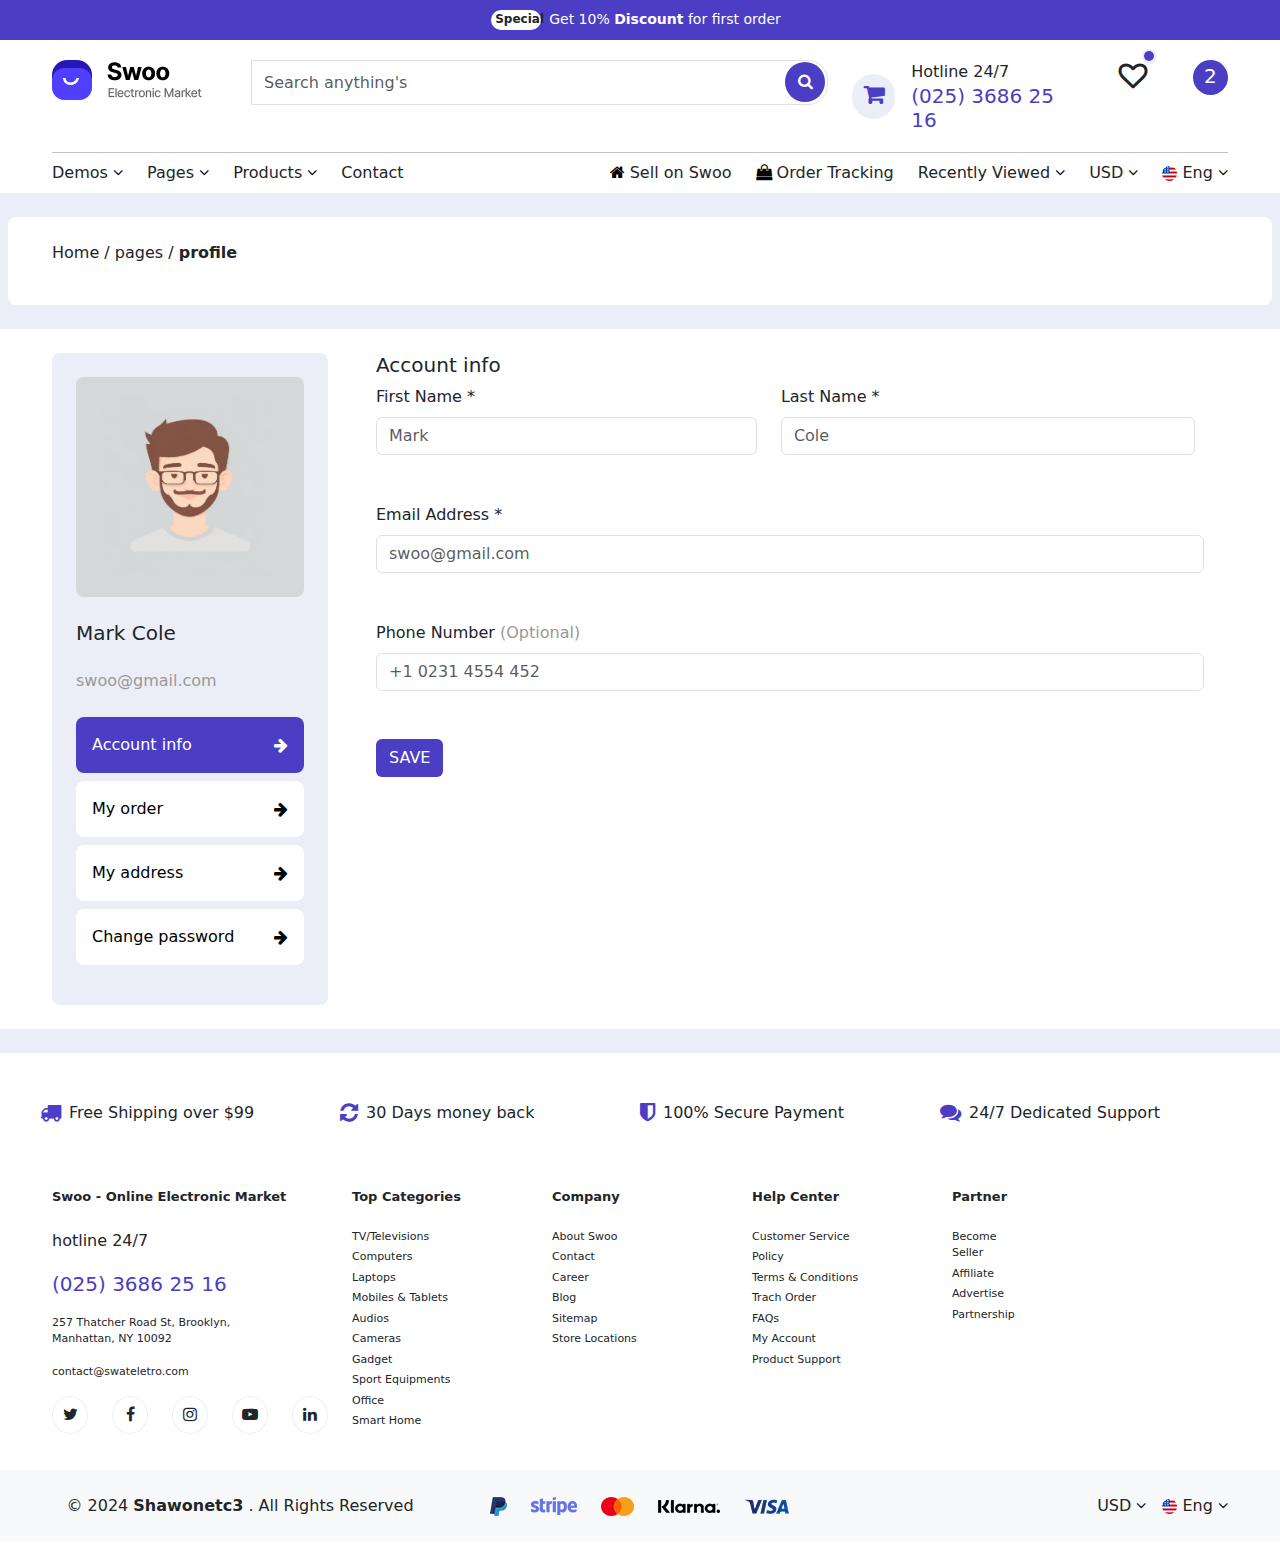
<file: profile.html>
<!DOCTYPE html>
<html lang="en">

<head>
    <meta charset="UTF-8">
    <meta name="viewport" content="width=device-width, initial-scale=1.0">
    <link rel="stylesheet" href="./assets/css/bootstrap.css">
    <link rel="stylesheet" href="./assets/css/style.css">
    <link rel="stylesheet" href="./assets/css/responsive.css">
    <link rel="stylesheet" href="https://cdnjs.cloudflare.com/ajax/libs/font-awesome/4.7.0/css/font-awesome.min.css">
    <title>Document</title>
</head>

<body class="bg-custom-light">
    <header>
        <div class="bg-custom top-header d-flex justify-content-center align-items-center gap-2">
            <p class="top-header-btn px-1 text-dark fs-7 mb-0">Special</p>
            <p class="top-header-text text-w mb-0">Get 10% <span>Discount</span> for first order</p>
            <a href="" class="top-header-a text-w mb-0"></a>
        </div>
        <div class="middle-header bg-white-custom">
            <div class="container">
                <div class="middle-header-wrapper">
                    <div class="row">
                        <div class="col-lg-2 col-md-6 col-4 mt-4 mt-md-0">
                            <a href="index.html" class="">
                                <div class="logo-wrapper">
                                    <img src="./assets/img/home/header/logo.png" alt="" class="">
                                </div>
                            </a>
                        </div>
                        <div class="col-md-6 col-8 d-lg-none d-lg-none d-block">
                            <div class="row">
                                <div class="col-7 px-0">
                                    <div class="d-flex align-items-center mt-3 mt-md-0">
                                        <div class="cart-icon-wrapper">
                                            <i class="fa fa-shopping-cart text-m-color"></i>
                                        </div>
                                        <div class="mx-2">
                                            <p class="fs-7 mb-0 fs-sm-7">Hotline 24/7</p>
                                            <h5 class="text-m-color fs-7 mt-0 mb-0 fs-sm-7">(025) 3686 25 16</h5>
                                        </div>
                                    </div>
                                </div>
                                <div class="col-5 px-0">
                                    <div class="d-flex align-items-center justify-content-between mt-3 mt-md-1">
                                        <div class="dot-icon px-0">
                                            <i class="fa fa-heart-o fs-3 text-dark"></i>
                                        </div>
                                        <div class="cart-icon-wrapper-2 bg-custom px-0">
                                            <span class="text-w fs-5 fs-sm-7">2</span>
                                        </div>
                                    </div>
                                </div>
                            </div>
                        </div>
                        <div class="col-lg-6 col-12 mt-4 mt-lg-0">
                            <div class="seach-wrapper w-100 w-sm-100">
                                <div class="input-group custom-input-group">
                                    <div class="input-group-append ">
                                        <select class="form-select custom-select-radius bg-custom-light d-none d-block">
                                            <option>All Categories</option>
                                            <option value="1">Option 1</option>
                                            <option value="2">Option 2</option>
                                            <option value="3">Option 3</option>
                                        </select>
                                    </div>
                                    <input type="text" class="form-control custom-input-radius"
                                        placeholder="Search anything's" aria-label="Search anything's"
                                        aria-describedby="button-addon2">
                                </div>
                                <span class="header-search-icon">
                                    <i class="fa fa-search text-w"></i>
                                </span>
                            </div>
                        </div>
                        <div class="col-lg-4 mt-4 mt-lg-0 d-lg-block d-none d-none">
                            <div class="row">
                                <div class="col-8">
                                    <div class="d-flex align-items-center ">
                                        <div class="cart-icon-wrapper">
                                            <i class="fa fa-shopping-cart text-m-color"></i>
                                        </div>
                                        <div class="mx-3">
                                            <p class="fs-6 mb-0">Hotline 24/7</p>
                                            <h5 class="text-m-color mt-0 mb-0">(025) 3686 25 16</h5>
                                        </div>
                                    </div>
                                </div>
                                <div class="col-4">
                                    <div class="d-flex align-items-center justify-content-between mt-3 mt-lg-0">
                                        <div class="dot-icon">
                                            <i class="fa fa-heart-o fs-3 text-dark"></i>
                                        </div>
                                        <div class="cart-icon-wrapper-2 bg-custom">
                                            <span class="text-w fs-5">2</span>
                                        </div>
                                    </div>
                                </div>
                            </div>
                        </div>
                    </div>
                </div>
            </div>
        </div>
        <div class="bottom-header bg-white-custom">
            <div class="container">
                <div class="row">
                    <div class="col-lg-5 col-12 mt-2 mt-lg-0 d-none d-lg-block">
                        <ul class="navbar-nav flex-direction-row gap-4 justify-content-center justify-content-lg-start">
                            <li class="nav-item">
                                <a href="" class="nav-link">
                                    Demos
                                    <i class="fa fa-angle-down text-custom-dark"></i>
                                </a>
                            </li>
                            <li class="nav-item">
                                <a href="" class="nav-link">
                                    Pages
                                    <i class="fa fa-angle-down text-custom-dark"></i>
                                </a>
                            </li>
                            <li class="nav-item Products-dropdown">
                                <a href="products.html" class="nav-link">
                                    Products
                                    <i class="fa fa-angle-down text-custom-dark"></i>
                                </a>
                                <div class="Products-content py-4 d-none">
                                    <div class="container">
                                        <h5 class="mb-0">Popular Products</h5>
                                        <div class="row mt-4">
                                            <div class="col-lg-3 col-md-4 col-12">
                                                <div class="">
                                                    <div class="best-card-wrapper">
                                                        <div class="card py-2">
                                                            <div
                                                                class="d-flex align-items-center justify-content-end mt-2 px-3">
                                                                <div class="icon-circle-heart">
                                                                    <i class="fa fa-heart"></i>
                                                                </div>
                                                            </div>
                                                            <div class="mt-4 w-100 px-3 best-card-img-wrapper">
                                                                <img src="./assets/img/home/products/img-tv-1.png"
                                                                    alt="" class="w-100 h-100">
                                                            </div>
                                                            <div class="deals-card-body-custom mt-2 px-3">
                                                                <div class="d-flex align-items-center gap-2">
                                                                    <button
                                                                        class="btn btn-info text-w rounded-5 py-1 fs-8">
                                                                        15% OFF
                                                                    </button>
                                                                    <button
                                                                        class="btn btn-custom text-w rounded-5 py-1 fs-8">
                                                                        15% OFF
                                                                    </button>
                                                                </div>
                                                                <h5 class="mt-4 w-95 custom-text-card">Air Purifier with
                                                                    True HEPA H14 Filter</h5>
                                                                <div class="d-flex align-items-center gap-2">
                                                                    <i class="fa fa-star fa-md text-custom-green"></i>
                                                                    <i class="fa fa-star fa-md text-custom-green"></i>
                                                                    <i class="fa fa-star fa-md text-custom-green"></i>
                                                                    <i class="fa fa-star fa-md text-custom-green"></i>
                                                                    <i class="fa fa-star-o fa-md"></i>
                                                                    <span><b>(5)</b></span>
                                                                </div>
                                                            </div>
                                                            <div
                                                                class="d-flex align-items-baseline gap-3  px-3 custom-price">
                                                                <p class="mt-2 text-red fs-5">$489.00</p>
                                                                <!-- <del class="text-light-custom fs-6">$619.00</del> -->
                                                            </div>
                                                        </div>
                                                    </div>
                                                </div>
                                            </div>
                                            <div class="col-lg-3 col-md-4 col-12">
                                                <div class="">
                                                    <div class="best-card-wrapper">
                                                        <div class="card py-2">
                                                            <div
                                                                class="d-flex align-items-center justify-content-end mt-2 px-3">
                                                                <div class="icon-circle-heart">
                                                                    <i class="fa fa-heart"></i>
                                                                </div>
                                                            </div>
                                                            <div class="mt-4 w-100 px-3 best-card-img-wrapper">
                                                                <img src="./assets/img/home/products/img-tv-1.png"
                                                                    alt="" class="w-100 h-100">
                                                            </div>
                                                            <div class="deals-card-body-custom mt-2 px-3">
                                                                <div class="d-flex align-items-center gap-2">
                                                                    <button
                                                                        class="btn btn-info text-w rounded-5 py-1 fs-8">
                                                                        15% OFF
                                                                    </button>
                                                                    <button
                                                                        class="btn btn-custom text-w rounded-5 py-1 fs-8">
                                                                        15% OFF
                                                                    </button>
                                                                </div>
                                                                <h5 class="mt-4 w-95 custom-text-card">Air Purifier with
                                                                    True HEPA H14 Filter</h5>
                                                                <div class="d-flex align-items-center gap-2">
                                                                    <i class="fa fa-star fa-md text-custom-green"></i>
                                                                    <i class="fa fa-star fa-md text-custom-green"></i>
                                                                    <i class="fa fa-star fa-md text-custom-green"></i>
                                                                    <i class="fa fa-star fa-md text-custom-green"></i>
                                                                    <i class="fa fa-star-o fa-md"></i>
                                                                    <span><b>(5)</b></span>
                                                                </div>
                                                            </div>
                                                            <div
                                                                class="d-flex align-items-baseline gap-3  px-3 custom-price">
                                                                <p class="mt-2 text-red fs-5">$489.00</p>
                                                                <!-- <del class="text-light-custom fs-6">$619.00</del> -->
                                                            </div>
                                                        </div>
                                                    </div>
                                                </div>
                                            </div>
                                            <div class="col-lg-3 col-md-4 col-12">
                                                <div class="">
                                                    <div class="best-card-wrapper">
                                                        <div class="card py-2">
                                                            <div
                                                                class="d-flex align-items-center justify-content-end mt-2 px-3">
                                                                <div class="icon-circle-heart">
                                                                    <i class="fa fa-heart"></i>
                                                                </div>
                                                            </div>
                                                            <div class="mt-4 w-100 px-3 best-card-img-wrapper">
                                                                <img src="./assets/img/home/products/img-tv-1.png"
                                                                    alt="" class="w-100 h-100">
                                                            </div>
                                                            <div class="deals-card-body-custom mt-2 px-3">
                                                                <div class="d-flex align-items-center gap-2">
                                                                    <button
                                                                        class="btn btn-info text-w rounded-5 py-1 fs-8">
                                                                        15% OFF
                                                                    </button>
                                                                    <button
                                                                        class="btn btn-custom text-w rounded-5 py-1 fs-8">
                                                                        15% OFF
                                                                    </button>
                                                                </div>
                                                                <h5 class="mt-4 w-95 custom-text-card">Air Purifier with
                                                                    True HEPA H14 Filter</h5>
                                                                <div class="d-flex align-items-center gap-2">
                                                                    <i class="fa fa-star fa-md text-custom-green"></i>
                                                                    <i class="fa fa-star fa-md text-custom-green"></i>
                                                                    <i class="fa fa-star fa-md text-custom-green"></i>
                                                                    <i class="fa fa-star fa-md text-custom-green"></i>
                                                                    <i class="fa fa-star-o fa-md"></i>
                                                                    <span><b>(5)</b></span>
                                                                </div>
                                                            </div>
                                                            <div
                                                                class="d-flex align-items-baseline gap-3  px-3 custom-price">
                                                                <p class="mt-2 text-red fs-5">$489.00</p>
                                                                <!-- <del class="text-light-custom fs-6">$619.00</del> -->
                                                            </div>
                                                        </div>
                                                    </div>
                                                </div>
                                            </div>
                                            <div class="col-lg-3 col-md-4 col-12">
                                                <div class="">
                                                    <div class="best-card-wrapper">
                                                        <div class="card py-2">
                                                            <div
                                                                class="d-flex align-items-center justify-content-end mt-2 px-3">
                                                                <div class="icon-circle-heart">
                                                                    <i class="fa fa-heart"></i>
                                                                </div>
                                                            </div>
                                                            <div class="mt-4 w-100 px-3 best-card-img-wrapper">
                                                                <img src="./assets/img/home/products/img-tv-1.png"
                                                                    alt="" class="w-100 h-100">
                                                            </div>
                                                            <div class="deals-card-body-custom mt-2 px-3">
                                                                <div class="d-flex align-items-center gap-2">
                                                                    <button
                                                                        class="btn btn-info text-w rounded-5 py-1 fs-8">
                                                                        15% OFF
                                                                    </button>
                                                                    <button
                                                                        class="btn btn-custom text-w rounded-5 py-1 fs-8">
                                                                        15% OFF
                                                                    </button>
                                                                </div>
                                                                <h5 class="mt-4 w-95 custom-text-card">Air Purifier with
                                                                    True HEPA H14 Filter</h5>
                                                                <div class="d-flex align-items-center gap-2">
                                                                    <i class="fa fa-star fa-md text-custom-green"></i>
                                                                    <i class="fa fa-star fa-md text-custom-green"></i>
                                                                    <i class="fa fa-star fa-md text-custom-green"></i>
                                                                    <i class="fa fa-star fa-md text-custom-green"></i>
                                                                    <i class="fa fa-star-o fa-md"></i>
                                                                    <span><b>(5)</b></span>
                                                                </div>
                                                            </div>
                                                            <div
                                                                class="d-flex align-items-baseline gap-3  px-3 custom-price">
                                                                <p class="mt-2 text-red fs-5">$489.00</p>
                                                                <!-- <del class="text-light-custom fs-6">$619.00</del> -->
                                                            </div>
                                                        </div>
                                                    </div>
                                                </div>
                                            </div>
                                        </div>
                                    </div>
                                </div>
                            </li>
                            <li class="nav-item">
                                <a href="contact.html" class="nav-link">
                                    Contact
                                </a>
                            </li>
                        </ul>
                    </div>
                    <div class="col-lg-7 col-12 mt-2 mt-lg-0 d-none d-lg-block">
                        <ul class="bottom-header-navbar navbar-nav flex-direction-row gap-4 justify-content-end w-100">
                            <li class="nav-item">
                                <a href="" class="nav-link">
                                    <i class="fa fs-6 fa-home text-custom-dark"></i>
                                    Sell on Swoo
                                </a>
                            </li>
                            <li class="nav-item">
                                <a href="" class="nav-link">
                                    <i class="fa fs-6 fa-shopping-bag text-custom-dark"></i>
                                    Order Tracking
                                </a>
                            </li>
                            <li class="nav-item">
                                <a href="" class="nav-link">
                                    Recently Viewed
                                    <i class="fa fs-6 fa-angle-down text-custom-dark"></i>
                                </a>
                            </li>
                            <li class="nav-item">
                                <a href="" class="nav-link">
                                    USD
                                    <i class="fa fs-6 fa-angle-down text-custom-dark"></i>
                                </a>
                            </li>
                            <li class="nav-item">
                                <a href="" class="nav-link">
                                    <img src="./assets/img/home/header/american-flag.png" alt="" class="">
                                    <span>Eng</span>
                                    <i class="fa fa-angle-down text-custom-dark"></i>
                                </a>
                            </li>
                        </ul>
                    </div>
                </div>
                <div class="d-block d-lg-none">
                    <ul
                        class="bottom-header-navbar navbar-nav flex-direction-row gap-4 justify-content-lg-end w-100 overflow-scroll overflow-x-sm-scroll">
                        <li class="nav-item">
                            <a href="" class="nav-link">
                                Demos
                                <i class="fa fa-angle-down text-custom-dark"></i>
                            </a>
                        </li>
                        <li class="nav-item">
                            <a href="" class="nav-link">
                                Pages
                                <i class="fa fa-angle-down text-custom-dark"></i>
                            </a>
                        </li>
                        <li class="nav-item">
                            <a href="products.html" class="nav-link">
                                Products
                                <i class="fa fa-angle-down text-custom-dark"></i>
                            </a>
                        </li>
                        <li class="nav-item">
                            <a href="" class="nav-link">
                                Contact
                            </a>
                        </li>
                        <li class="nav-item">
                            <a href="" class="nav-link">
                                <i class="fa fs-6 fa-home text-custom-dark"></i>
                                Sell on Swoo
                            </a>
                        </li>
                        <li class="nav-item">
                            <a href="" class="nav-link">
                                <i class="fa fs-6 fa-shopping-bag text-custom-dark"></i>
                                Order Tracking
                            </a>
                        </li>
                        <li class="nav-item">
                            <a href="" class="nav-link">
                                Recently Viewed
                                <i class="fa fs-6 fa-angle-down text-custom-dark"></i>
                            </a>
                        </li>
                        <li class="nav-item">
                            <a href="" class="nav-link">
                                USD
                                <i class="fa fs-6 fa-angle-down text-custom-dark"></i>
                            </a>
                        </li>
                        <li class="nav-item">
                            <a href="" class="nav-link">
                                <img src="./assets/img/home/header/american-flag.png" alt="" class="">
                                <span>Eng</span>
                                <i class="fa fa-angle-down text-custom-dark"></i>
                            </a>
                        </li>
                    </ul>
                </div>
            </div>
        </div>
    </header>
    <section class="bredcrumb mt-4 bg-white mx-2 rounded-3 border-2">
        <div class="container">
            <div class="py-4">
                <p class="">Home / pages / <b>profile</b> </p>
            </div>
        </div>
    </section>

    <section class="profile mt-4 bg-white-custom">
        <div class="container py-4">
            <div class="row">
                <div class="col-lg-3 col-md-5 col-12">
                    <div class="w-100 h-100 bg-custom-light py-4 px-4 rounded-3">
                        <div class="profile-user-img rounded-3">
                            <img src="./assets/img/users/img-1.jpg" alt="" class="w-100 h-100 rounded-3">
                        </div>
                        <h5 class="my-4">Mark Cole</h5>
                        <p class="my-4 text-light-custom">swoo@gmail.com</p>
                        <ul class="w-100 profile-link-wrapper px-0">
                            <li
                                class="py-3 px-3 rounded-3 d-flex justify-content-between w-100 h-100 align-items-center profile-link bg-custom mt-2">
                                <a href="" class="text-w">Account info</a>
                                <i class="fa fa-arrow-right text-w"></i>
                            </li>
                            <li
                                class="py-3 px-3 rounded-3 d-flex justify-content-between w-100 h-100 align-items-center profile-link mt-2">
                                <a href="" class="">My order</a>
                                <i class="fa fa-arrow-right"></i>
                            </li>
                            <li
                                class="py-3 px-3 rounded-3 d-flex justify-content-between w-100 h-100 align-items-center profile-link mt-2">
                                <a href="" class="">My address</a>
                                <i class="fa fa-arrow-right"></i>
                            </li>
                            <li
                                class="py-3 px-3 rounded-3 d-flex justify-content-between w-100 h-100 align-items-center profile-link mt-2">
                                <a href="" class="">Change password</a>
                                <i class="fa fa-arrow-right"></i>
                            </li>
                        </ul>
                    </div>
                </div>
                <div class="col-lg-9 col-md-7 col-12 mt-4 mt-md-0">
                    <div class="w-100 h-100 px-4">
                        <h5 class="text-dark">Account info</h5>
                        <div class="form">
                            <div class="mt-2 d-flex gap-4 flex-wrap">
                                <div class="w-48 w-md-100">
                                    <label>First Name *</label>
                                    <input type="text" class="form-control mt-2" placeholder="Mark" />
                                </div>
                                <div class="w-50 w-md-100">
                                    <label>Last Name *</label>
                                    <input type="text" class="form-control mt-2" placeholder="Cole" />
                                </div>
                                <div class="w-100 mt-4">
                                    <label>Email Address *</label>
                                    <input type="text" class="form-control mt-2" placeholder="swoo@gmail.com" />
                                </div>
                                <div class="w-100 mt-4">
                                    <label>Phone Number <span class="text-light-custom">(Optional)</span></label>
                                    <input type="text" class="form-control mt-2" placeholder="+1 0231 4554 452" />
                                </div>
                                <div class="mt-4">
                                    <button class="btn btn-custom">SAVE</button>
                                </div>
                            </div>
                        </div>
                    </div>
                </div>
            </div>
        </div>
    </section>

    <footer class="bg-white mt-4 py-4">
        <div class="container">
            <div class="row">
                <div class="col-md-3 col-6 py-md-4 px-0 d-flex flex-wrap align-items-start">
                    <i class="fa fa-truck text-m-color fa-lg w-sm-20 mt-1"></i>
                    <p class="px-2 w-75">Free Shipping over $99</p>
                </div>
                <div class="col-md-3 col-6 py-md-4 px-0 d-flex flex-wrap align-items-start">
                    <i class="fa fa-refresh text-m-color fa-lg w-sm-20 mt-1"></i>
                    <span class="px-2 w-75">30 Days money back</span>
                </div>
                <div class="col-md-3 col-6 py-md-4 px-0 d-flex flex-wrap align-items-start">
                    <i class="fa fa-shield text-m-color fa-lg w-sm-20 mt-1"></i>
                    <span class="px-2 w-75">100% Secure Payment</span>
                </div>
                <div class="col-md-3 col-6 py-md-4 px-0 d-flex flex-wrap align-items-start">
                    <i class="fa fa-comments text-m-color fa-lg w-sm-20 mt-1"></i>
                    <span class="px-2 w-75">24/7 Dedicated Support</span>
                </div>
            </div>
            <div class="row mt-4">
                <div class="col-12 col-md-8 col-lg-3">
                    <h6 class="fs-7">Swoo - Online Electronic Market</h6>
                    <p class="mt-4">hotline 24/7</p>
                    <p class="text-m-color fs-5">(025) 3686 25 16</p>
                    <p class="fs-8 w-75">
                        257 Thatcher Road St, Brooklyn, Manhattan,
                        NY 10092
                    </p>
                    <p class="fs-8">contact@swateletro.com</p>
                    <div class="d-flex gap-4">
                        <div class="bg-white footer-icon">
                            <i class="fa fa-twitter text-dark"></i>
                        </div>
                        <div class="bg-white footer-icon">
                            <i class="fa fa-facebook text-dark"></i>
                        </div>
                        <div class="bg-white footer-icon">
                            <i class="fa fa-instagram text-dark"></i>
                        </div>
                        <div class="bg-white footer-icon">
                            <i class="fa fa-youtube-play text-dark"></i>
                        </div>
                        <div class="bg-white footer-icon">
                            <i class="fa fa-linkedin text-dark"></i>
                        </div>
                    </div>
                </div>
                <div class="col-lg-2 col-md-4 col-6 mt-md-0 mt-4">
                    <h6 class="fs-7">Top Categories</h6>
                    <ul class="mt-4 list-group-custom">
                        <li class="fs-8 mt-1">TV/Televisions</li>
                        <li class="fs-8 mt-1">Computers</li>
                        <li class="fs-8 mt-1">Laptops</li>
                        <li class="fs-8 mt-1">Mobiles & Tablets</li>
                        <li class="fs-8 mt-1">Audios</li>
                        <li class="fs-8 mt-1">Cameras</li>
                        <li class="fs-8 mt-1">Gadget</li>
                        <li class="fs-8 mt-1">Sport Equipments</li>
                        <li class="fs-8 mt-1">Office</li>
                        <li class="fs-8 mt-1">Smart Home</li>
                    </ul>
                </div>
                <div class="col-lg-2 col-md-4 col-6 mt-lg-0 mt-4">
                    <h6 class="fs-7">Company</h6>
                    <ul class="mt-4 list-group-custom">
                        <li class="fs-8 mt-1">About Swoo</li>
                        <li class="fs-8 mt-1">Contact</li>
                        <li class="fs-8 mt-1">Career</li>
                        <li class="fs-8 mt-1">Blog</li>
                        <li class="fs-8 mt-1">Sitemap</li>
                        <li class="fs-8 mt-1">Store Locations</li>
                    </ul>
                </div>
                <div class="col-lg-2 col-md-4 col-6 mt-lg-0 mt-4">
                    <h6 class="fs-7">Help Center</h6>
                    <ul class="mt-4 list-group-custom">
                        <li class="fs-8 mt-1">Customer Service</li>
                        <li class="fs-8 mt-1">Policy</li>
                        <li class="fs-8 mt-1">Terms & Conditions</li>
                        <li class="fs-8 mt-1">Trach Order</li>
                        <li class="fs-8 mt-1">FAQs</li>
                        <li class="fs-8 mt-1">My Account</li>
                        <li class="fs-8 mt-1">Product Support</li>
                    </ul>
                </div>
                <div class="col-lg-1 col-md-4 col-6 mt-lg-0 mt-4">
                    <h6 class="fs-7">Partner</h6>
                    <ul class="mt-4 list-group-custom">
                        <li class="fs-8 mt-1">Become Seller</li>
                        <li class="fs-8 mt-1">Affiliate</li>
                        <li class="fs-8 mt-1">Advertise</li>
                        <li class="fs-8 mt-1">Partnership</li>
                    </ul>
                </div>
            </div>
        </div>
        <div class="mt-4 py-2 bg-light">
            <div class="container">
                <div class="row">
                    <div class="col-12 col-md-12 col-lg-4">
                        <div class="pt-3 text-center">
                            <p class="">© 2024 <b>Shawonetc3</b> . All Rights Reserved</p>
                        </div>
                    </div>
                    <div class="col-12 col-md-6 col-lg-4">
                        <div class="d-flex align-items-center w-100 h-100 justify-content-center">
                            <div class="d-flex align-items-center gap-4">
                                <div class="">
                                    <img src="./assets/img/home/payment-option/paypal.png" alt="" class="" />
                                </div>
                                <div class="">
                                    <img src="./assets/img/home/payment-option/stripe.png" alt="" class="" />
                                </div>
                                <div class="">
                                    <img src="./assets/img/home/payment-option/visa.png" alt="" class="" />
                                </div>
                                <div class="">
                                    <img src="./assets/img/home/payment-option/klarna.png" alt="" class="" />
                                </div>
                                <div class="">
                                    <img src="./assets/img/home/payment-option/visa-1.png" alt="" class="" />
                                </div>
                            </div>
                        </div>
                    </div>
                    <div class="col-12 col-md-6 col-lg-4 d-md-block d-none">
                        <div
                            class="d-flex align-items-center gap-3 w-100 h-100 justify-content-md-end justify-content-center">
                            <div class="">
                                <a href="" class="nav-link">
                                    USD
                                    <i class="fa fs-6 fa-angle-down text-custom-dark"></i>
                                </a>
                            </div>
                            <div class="">
                                <a href="" class="nav-link">
                                    <img src="./assets/img/home/header/american-flag.png" alt="" class="">
                                    <span>Eng</span>
                                    <i class="fa fa-angle-down text-custom-dark"></i>
                                </a>
                            </div>
                        </div>
                    </div>
                </div>
            </div>
        </div>
    </footer>
</body>

</html>
</file>
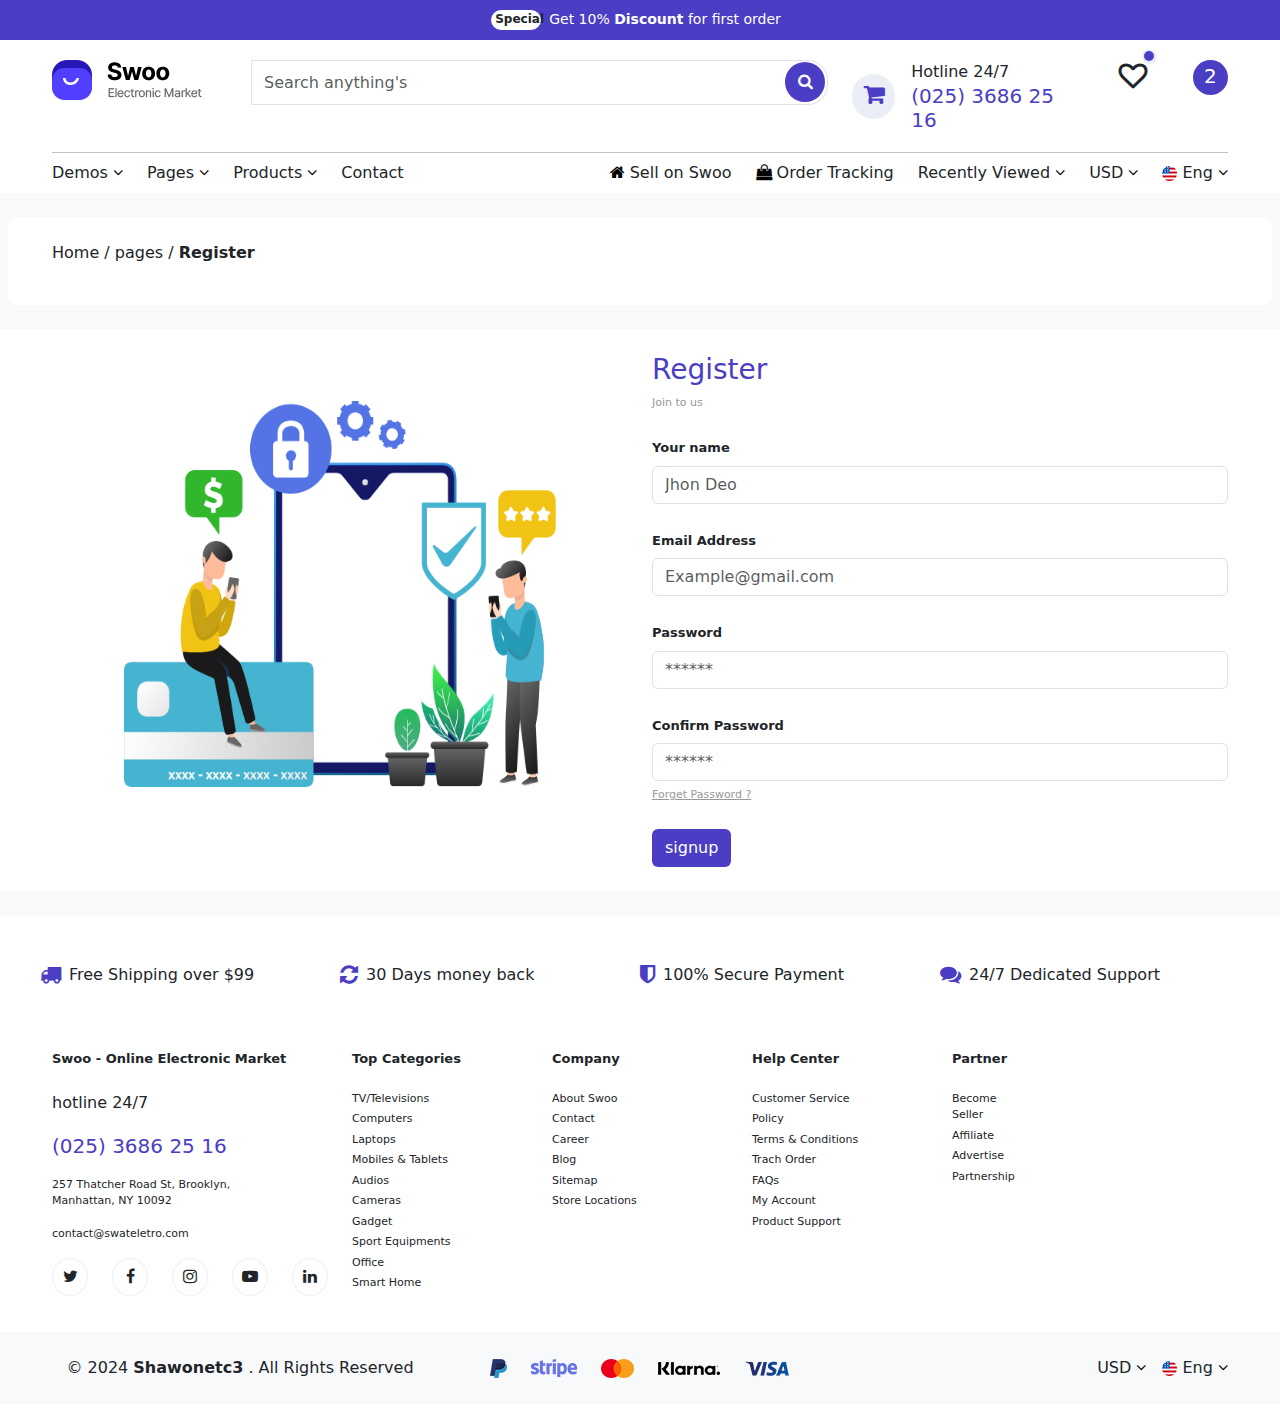
<file: signup.html>
<!DOCTYPE html>
<html lang="en">

<head>
    <meta charset="UTF-8">
    <meta name="viewport" content="width=device-width, initial-scale=1.0">
    <link rel="stylesheet" href="./assets/css/bootstrap.css">
    <link rel="stylesheet" href="./assets/css/style.css">
    <link rel="stylesheet" href="./assets/css/responsive.css">
    <link rel="stylesheet" href="https://cdnjs.cloudflare.com/ajax/libs/font-awesome/4.7.0/css/font-awesome.min.css">
    <title>Document</title>
</head>

<body class="bg-light">
    <header>
        <div class="bg-custom top-header d-flex justify-content-center align-items-center gap-2">
            <p class="top-header-btn px-1 text-dark fs-7 mb-0">Special</p>
            <p class="top-header-text text-w mb-0">Get 10% <span>Discount</span> for first order</p>
            <a href="" class="top-header-a text-w mb-0"></a>
        </div>
        <div class="middle-header bg-white-custom">
            <div class="container">
                <div class="middle-header-wrapper">
                    <div class="row">
                        <div class="col-lg-2 col-md-6 col-4 mt-4 mt-md-0">
                            <a href="index.html" class="">
                                <div class="logo-wrapper">
                                    <img src="./assets/img/home/header/logo.png" alt="" class="">
                                </div>
                            </a>
                        </div>
                        <div class="col-md-6 col-8 d-lg-none d-lg-none d-block">
                            <div class="row">
                                <div class="col-7 px-0">
                                    <div class="d-flex align-items-center mt-3 mt-md-0">
                                        <div class="cart-icon-wrapper">
                                            <i class="fa fa-shopping-cart text-m-color"></i>
                                        </div>
                                        <div class="mx-2">
                                            <p class="fs-7 mb-0 fs-sm-7">Hotline 24/7</p>
                                            <h5 class="text-m-color fs-7 mt-0 mb-0 fs-sm-7">(025) 3686 25 16</h5>
                                        </div>
                                    </div>
                                </div>
                                <div class="col-5 px-0">
                                    <div class="d-flex align-items-center justify-content-between mt-3 mt-md-1">
                                        <div class="dot-icon px-0">
                                            <i class="fa fa-heart-o fs-3 text-dark"></i>
                                        </div>
                                        <div class="cart-icon-wrapper-2 bg-custom px-0">
                                            <span class="text-w fs-5 fs-sm-7">2</span>
                                        </div>
                                    </div>
                                </div>
                            </div>
                        </div>
                        <div class="col-lg-6 col-12 mt-4 mt-lg-0">
                            <div class="seach-wrapper w-100 w-sm-100">
                                <div class="input-group custom-input-group">
                                    <div class="input-group-append ">
                                        <select class="form-select custom-select-radius bg-custom-light d-none d-block">
                                            <option>All Categories</option>
                                            <option value="1">Option 1</option>
                                            <option value="2">Option 2</option>
                                            <option value="3">Option 3</option>
                                        </select>
                                    </div>
                                    <input type="text" class="form-control custom-input-radius"
                                        placeholder="Search anything's" aria-label="Search anything's"
                                        aria-describedby="button-addon2">
                                </div>
                                <span class="header-search-icon">
                                    <i class="fa fa-search text-w"></i>
                                </span>
                            </div>
                        </div>
                        <div class="col-lg-4 mt-4 mt-lg-0 d-lg-block d-none d-none">
                            <div class="row">
                                <div class="col-8">
                                    <div class="d-flex align-items-center ">
                                        <div class="cart-icon-wrapper">
                                            <i class="fa fa-shopping-cart text-m-color"></i>
                                        </div>
                                        <div class="mx-3">
                                            <p class="fs-6 mb-0">Hotline 24/7</p>
                                            <h5 class="text-m-color mt-0 mb-0">(025) 3686 25 16</h5>
                                        </div>
                                    </div>
                                </div>
                                <div class="col-4">
                                    <div class="d-flex align-items-center justify-content-between mt-3 mt-lg-0">
                                        <div class="dot-icon">
                                            <i class="fa fa-heart-o fs-3 text-dark"></i>
                                        </div>
                                        <div class="cart-icon-wrapper-2 bg-custom">
                                            <span class="text-w fs-5">2</span>
                                        </div>
                                    </div>
                                </div>
                            </div>
                        </div>
                    </div>
                </div>
            </div>
        </div>
        <div class="bottom-header bg-white-custom">
            <div class="container">
                <div class="row">
                    <div class="col-lg-5 col-12 mt-2 mt-lg-0 d-none d-lg-block">
                        <ul class="navbar-nav flex-direction-row gap-4 justify-content-center justify-content-lg-start">
                            <li class="nav-item">
                                <a href="" class="nav-link">
                                    Demos
                                    <i class="fa fa-angle-down text-custom-dark"></i>
                                </a>
                            </li>
                            <li class="nav-item">
                                <a href="" class="nav-link">
                                    Pages
                                    <i class="fa fa-angle-down text-custom-dark"></i>
                                </a>
                            </li>
                            <li class="nav-item Products-dropdown">
                                <a href="products.html" class="nav-link">
                                    Products
                                    <i class="fa fa-angle-down text-custom-dark"></i>
                                </a>
                                <div class="Products-content py-4 d-none">
                                    <div class="container">
                                        <h5 class="mb-0">Popular Products</h5>
                                        <div class="row mt-4">
                                            <div class="col-lg-3 col-md-4 col-12">
                                                <div class="">
                                                    <div class="best-card-wrapper">
                                                        <div class="card py-2">
                                                            <div
                                                                class="d-flex align-items-center justify-content-end mt-2 px-3">
                                                                <div class="icon-circle-heart">
                                                                    <i class="fa fa-heart"></i>
                                                                </div>
                                                            </div>
                                                            <div class="mt-4 w-100 px-3 best-card-img-wrapper">
                                                                <img src="./assets/img/home/products/img-tv-1.png"
                                                                    alt="" class="w-100 h-100">
                                                            </div>
                                                            <div class="deals-card-body-custom mt-2 px-3">
                                                                <div class="d-flex align-items-center gap-2">
                                                                    <button
                                                                        class="btn btn-info text-w rounded-5 py-1 fs-8">
                                                                        15% OFF
                                                                    </button>
                                                                    <button
                                                                        class="btn btn-custom text-w rounded-5 py-1 fs-8">
                                                                        15% OFF
                                                                    </button>
                                                                </div>
                                                                <h5 class="mt-4 w-95 custom-text-card">Air Purifier with
                                                                    True HEPA H14 Filter</h5>
                                                                <div class="d-flex align-items-center gap-2">
                                                                    <i class="fa fa-star fa-md text-custom-green"></i>
                                                                    <i class="fa fa-star fa-md text-custom-green"></i>
                                                                    <i class="fa fa-star fa-md text-custom-green"></i>
                                                                    <i class="fa fa-star fa-md text-custom-green"></i>
                                                                    <i class="fa fa-star-o fa-md"></i>
                                                                    <span><b>(5)</b></span>
                                                                </div>
                                                            </div>
                                                            <div
                                                                class="d-flex align-items-baseline gap-3  px-3 custom-price">
                                                                <p class="mt-2 text-red fs-5">$489.00</p>
                                                                <!-- <del class="text-light-custom fs-6">$619.00</del> -->
                                                            </div>
                                                        </div>
                                                    </div>
                                                </div>
                                            </div>
                                            <div class="col-lg-3 col-md-4 col-12">
                                                <div class="">
                                                    <div class="best-card-wrapper">
                                                        <div class="card py-2">
                                                            <div
                                                                class="d-flex align-items-center justify-content-end mt-2 px-3">
                                                                <div class="icon-circle-heart">
                                                                    <i class="fa fa-heart"></i>
                                                                </div>
                                                            </div>
                                                            <div class="mt-4 w-100 px-3 best-card-img-wrapper">
                                                                <img src="./assets/img/home/products/img-tv-1.png"
                                                                    alt="" class="w-100 h-100">
                                                            </div>
                                                            <div class="deals-card-body-custom mt-2 px-3">
                                                                <div class="d-flex align-items-center gap-2">
                                                                    <button
                                                                        class="btn btn-info text-w rounded-5 py-1 fs-8">
                                                                        15% OFF
                                                                    </button>
                                                                    <button
                                                                        class="btn btn-custom text-w rounded-5 py-1 fs-8">
                                                                        15% OFF
                                                                    </button>
                                                                </div>
                                                                <h5 class="mt-4 w-95 custom-text-card">Air Purifier with
                                                                    True HEPA H14 Filter</h5>
                                                                <div class="d-flex align-items-center gap-2">
                                                                    <i class="fa fa-star fa-md text-custom-green"></i>
                                                                    <i class="fa fa-star fa-md text-custom-green"></i>
                                                                    <i class="fa fa-star fa-md text-custom-green"></i>
                                                                    <i class="fa fa-star fa-md text-custom-green"></i>
                                                                    <i class="fa fa-star-o fa-md"></i>
                                                                    <span><b>(5)</b></span>
                                                                </div>
                                                            </div>
                                                            <div
                                                                class="d-flex align-items-baseline gap-3  px-3 custom-price">
                                                                <p class="mt-2 text-red fs-5">$489.00</p>
                                                                <!-- <del class="text-light-custom fs-6">$619.00</del> -->
                                                            </div>
                                                        </div>
                                                    </div>
                                                </div>
                                            </div>
                                            <div class="col-lg-3 col-md-4 col-12">
                                                <div class="">
                                                    <div class="best-card-wrapper">
                                                        <div class="card py-2">
                                                            <div
                                                                class="d-flex align-items-center justify-content-end mt-2 px-3">
                                                                <div class="icon-circle-heart">
                                                                    <i class="fa fa-heart"></i>
                                                                </div>
                                                            </div>
                                                            <div class="mt-4 w-100 px-3 best-card-img-wrapper">
                                                                <img src="./assets/img/home/products/img-tv-1.png"
                                                                    alt="" class="w-100 h-100">
                                                            </div>
                                                            <div class="deals-card-body-custom mt-2 px-3">
                                                                <div class="d-flex align-items-center gap-2">
                                                                    <button
                                                                        class="btn btn-info text-w rounded-5 py-1 fs-8">
                                                                        15% OFF
                                                                    </button>
                                                                    <button
                                                                        class="btn btn-custom text-w rounded-5 py-1 fs-8">
                                                                        15% OFF
                                                                    </button>
                                                                </div>
                                                                <h5 class="mt-4 w-95 custom-text-card">Air Purifier with
                                                                    True HEPA H14 Filter</h5>
                                                                <div class="d-flex align-items-center gap-2">
                                                                    <i class="fa fa-star fa-md text-custom-green"></i>
                                                                    <i class="fa fa-star fa-md text-custom-green"></i>
                                                                    <i class="fa fa-star fa-md text-custom-green"></i>
                                                                    <i class="fa fa-star fa-md text-custom-green"></i>
                                                                    <i class="fa fa-star-o fa-md"></i>
                                                                    <span><b>(5)</b></span>
                                                                </div>
                                                            </div>
                                                            <div
                                                                class="d-flex align-items-baseline gap-3  px-3 custom-price">
                                                                <p class="mt-2 text-red fs-5">$489.00</p>
                                                                <!-- <del class="text-light-custom fs-6">$619.00</del> -->
                                                            </div>
                                                        </div>
                                                    </div>
                                                </div>
                                            </div>
                                            <div class="col-lg-3 col-md-4 col-12">
                                                <div class="">
                                                    <div class="best-card-wrapper">
                                                        <div class="card py-2">
                                                            <div
                                                                class="d-flex align-items-center justify-content-end mt-2 px-3">
                                                                <div class="icon-circle-heart">
                                                                    <i class="fa fa-heart"></i>
                                                                </div>
                                                            </div>
                                                            <div class="mt-4 w-100 px-3 best-card-img-wrapper">
                                                                <img src="./assets/img/home/products/img-tv-1.png"
                                                                    alt="" class="w-100 h-100">
                                                            </div>
                                                            <div class="deals-card-body-custom mt-2 px-3">
                                                                <div class="d-flex align-items-center gap-2">
                                                                    <button
                                                                        class="btn btn-info text-w rounded-5 py-1 fs-8">
                                                                        15% OFF
                                                                    </button>
                                                                    <button
                                                                        class="btn btn-custom text-w rounded-5 py-1 fs-8">
                                                                        15% OFF
                                                                    </button>
                                                                </div>
                                                                <h5 class="mt-4 w-95 custom-text-card">Air Purifier with
                                                                    True HEPA H14 Filter</h5>
                                                                <div class="d-flex align-items-center gap-2">
                                                                    <i class="fa fa-star fa-md text-custom-green"></i>
                                                                    <i class="fa fa-star fa-md text-custom-green"></i>
                                                                    <i class="fa fa-star fa-md text-custom-green"></i>
                                                                    <i class="fa fa-star fa-md text-custom-green"></i>
                                                                    <i class="fa fa-star-o fa-md"></i>
                                                                    <span><b>(5)</b></span>
                                                                </div>
                                                            </div>
                                                            <div
                                                                class="d-flex align-items-baseline gap-3  px-3 custom-price">
                                                                <p class="mt-2 text-red fs-5">$489.00</p>
                                                                <!-- <del class="text-light-custom fs-6">$619.00</del> -->
                                                            </div>
                                                        </div>
                                                    </div>
                                                </div>
                                            </div>
                                        </div>
                                    </div>
                                </div>
                            </li>
                            <li class="nav-item">
                                <a href="contact.html" class="nav-link">
                                    Contact
                                </a>
                            </li>
                        </ul>
                    </div>
                    <div class="col-lg-7 col-12 mt-2 mt-lg-0 d-none d-lg-block">
                        <ul class="bottom-header-navbar navbar-nav flex-direction-row gap-4 justify-content-end w-100">
                            <li class="nav-item">
                                <a href="" class="nav-link">
                                    <i class="fa fs-6 fa-home text-custom-dark"></i>
                                    Sell on Swoo
                                </a>
                            </li>
                            <li class="nav-item">
                                <a href="" class="nav-link">
                                    <i class="fa fs-6 fa-shopping-bag text-custom-dark"></i>
                                    Order Tracking
                                </a>
                            </li>
                            <li class="nav-item">
                                <a href="" class="nav-link">
                                    Recently Viewed
                                    <i class="fa fs-6 fa-angle-down text-custom-dark"></i>
                                </a>
                            </li>
                            <li class="nav-item">
                                <a href="" class="nav-link">
                                    USD
                                    <i class="fa fs-6 fa-angle-down text-custom-dark"></i>
                                </a>
                            </li>
                            <li class="nav-item">
                                <a href="" class="nav-link">
                                    <img src="./assets/img/home/header/american-flag.png" alt="" class="">
                                    <span>Eng</span>
                                    <i class="fa fa-angle-down text-custom-dark"></i>
                                </a>
                            </li>
                        </ul>
                    </div>
                </div>
                <div class="d-block d-lg-none">
                    <ul
                        class="bottom-header-navbar navbar-nav flex-direction-row gap-4 justify-content-lg-end w-100 overflow-scroll overflow-x-sm-scroll">
                        <li class="nav-item">
                            <a href="" class="nav-link">
                                Demos
                                <i class="fa fa-angle-down text-custom-dark"></i>
                            </a>
                        </li>
                        <li class="nav-item">
                            <a href="" class="nav-link">
                                Pages
                                <i class="fa fa-angle-down text-custom-dark"></i>
                            </a>
                        </li>
                        <li class="nav-item">
                            <a href="products.html" class="nav-link">
                                Products
                                <i class="fa fa-angle-down text-custom-dark"></i>
                            </a>
                        </li>
                        <li class="nav-item">
                            <a href="" class="nav-link">
                                Contact
                            </a>
                        </li>
                        <li class="nav-item">
                            <a href="" class="nav-link">
                                <i class="fa fs-6 fa-home text-custom-dark"></i>
                                Sell on Swoo
                            </a>
                        </li>
                        <li class="nav-item">
                            <a href="" class="nav-link">
                                <i class="fa fs-6 fa-shopping-bag text-custom-dark"></i>
                                Order Tracking
                            </a>
                        </li>
                        <li class="nav-item">
                            <a href="" class="nav-link">
                                Recently Viewed
                                <i class="fa fs-6 fa-angle-down text-custom-dark"></i>
                            </a>
                        </li>
                        <li class="nav-item">
                            <a href="" class="nav-link">
                                USD
                                <i class="fa fs-6 fa-angle-down text-custom-dark"></i>
                            </a>
                        </li>
                        <li class="nav-item">
                            <a href="" class="nav-link">
                                <img src="./assets/img/home/header/american-flag.png" alt="" class="">
                                <span>Eng</span>
                                <i class="fa fa-angle-down text-custom-dark"></i>
                            </a>
                        </li>
                    </ul>
                </div>
            </div>
        </div>
    </header>
    <section class="bredcrumb mt-4 bg-white mx-2 rounded-3 border-2">
        <div class="container">
            <div class="py-4">
                <p class="">Home / pages / <b>Register</b> </p>
            </div>
        </div>
    </section>
    <section class="login my-4 bg-white-custom py-4">
        <div class="container">
            <div class="row">
                <div class="col-md-6 col-12">
                    <div class="text-center w-100 h-100">
                        <img src="./assets/img/users/login.png" alt="" class="w-75 h-75 mt-5">
                    </div>
                </div>
                <div class="col-md-6 col-12 mt-4 mt-md-0">
                    <h3 class="text-m-color">Register</h3>
                    <p class="fs-8 text-light-custom">Join to us</p>
                    <div class="form mt-4">
                        <div class="">
                            <label for="" class="fs-7 mb-2">Your name</label>
                            <input type="text" class="form-control " placeholder="Jhon Deo" />
                        </div>
                        <div class="mt-4">
                            <label for="" class="fs-7 mb-2">Email Address</label>
                            <input type="text" class="form-control " placeholder="Example@gmail.com" />
                        </div>
                        <div class="mt-4">
                            <label for="" class="fs-7 mb-2">Password</label>
                            <input type="text" class="form-control " placeholder="******" />
                        </div>
                        <div class="mt-4">
                            <label for="" class="fs-7 mb-2">Confirm Password</label>
                            <input type="text" class="form-control " placeholder="******" />
                        </div>
                        <a href="" class="fs-8 text-light-custom">Forget Password ?</a> <br />

                        <a href="login.html" class="btn btn-custom mt-4">signup</a>
                    </div>
                </div>
            </div>
        </div>
    </section>
    <footer class="bg-white mt-4 py-4">
        <div class="container">
            <div class="row">
                <div class="col-md-3 col-6 py-md-4 px-0 d-flex flex-wrap align-items-start">
                    <i class="fa fa-truck text-m-color fa-lg w-sm-20 mt-1"></i>
                    <p class="px-2 w-75">Free Shipping over $99</p>
                </div>
                <div class="col-md-3 col-6 py-md-4 px-0 d-flex flex-wrap align-items-start">
                    <i class="fa fa-refresh text-m-color fa-lg w-sm-20 mt-1"></i>
                    <span class="px-2 w-75">30 Days money back</span>
                </div>
                <div class="col-md-3 col-6 py-md-4 px-0 d-flex flex-wrap align-items-start">
                    <i class="fa fa-shield text-m-color fa-lg w-sm-20 mt-1"></i>
                    <span class="px-2 w-75">100% Secure Payment</span>
                </div>
                <div class="col-md-3 col-6 py-md-4 px-0 d-flex flex-wrap align-items-start">
                    <i class="fa fa-comments text-m-color fa-lg w-sm-20 mt-1"></i>
                    <span class="px-2 w-75">24/7 Dedicated Support</span>
                </div>
            </div>
            <div class="row mt-4">
                <div class="col-12 col-md-8 col-lg-3">
                    <h6 class="fs-7">Swoo - Online Electronic Market</h6>
                    <p class="mt-4">hotline 24/7</p>
                    <p class="text-m-color fs-5">(025) 3686 25 16</p>
                    <p class="fs-8 w-75">
                        257 Thatcher Road St, Brooklyn, Manhattan,
                        NY 10092
                    </p>
                    <p class="fs-8">contact@swateletro.com</p>
                    <div class="d-flex gap-4">
                        <div class="bg-white footer-icon">
                            <i class="fa fa-twitter text-dark"></i>
                        </div>
                        <div class="bg-white footer-icon">
                            <i class="fa fa-facebook text-dark"></i>
                        </div>
                        <div class="bg-white footer-icon">
                            <i class="fa fa-instagram text-dark"></i>
                        </div>
                        <div class="bg-white footer-icon">
                            <i class="fa fa-youtube-play text-dark"></i>
                        </div>
                        <div class="bg-white footer-icon">
                            <i class="fa fa-linkedin text-dark"></i>
                        </div>
                    </div>
                </div>
                <div class="col-lg-2 col-md-4 col-6 mt-md-0 mt-4">
                    <h6 class="fs-7">Top Categories</h6>
                    <ul class="mt-4 list-group-custom">
                        <li class="fs-8 mt-1">TV/Televisions</li>
                        <li class="fs-8 mt-1">Computers</li>
                        <li class="fs-8 mt-1">Laptops</li>
                        <li class="fs-8 mt-1">Mobiles & Tablets</li>
                        <li class="fs-8 mt-1">Audios</li>
                        <li class="fs-8 mt-1">Cameras</li>
                        <li class="fs-8 mt-1">Gadget</li>
                        <li class="fs-8 mt-1">Sport Equipments</li>
                        <li class="fs-8 mt-1">Office</li>
                        <li class="fs-8 mt-1">Smart Home</li>
                    </ul>
                </div>
                <div class="col-lg-2 col-md-4 col-6 mt-lg-0 mt-4">
                    <h6 class="fs-7">Company</h6>
                    <ul class="mt-4 list-group-custom">
                        <li class="fs-8 mt-1">About Swoo</li>
                        <li class="fs-8 mt-1">Contact</li>
                        <li class="fs-8 mt-1">Career</li>
                        <li class="fs-8 mt-1">Blog</li>
                        <li class="fs-8 mt-1">Sitemap</li>
                        <li class="fs-8 mt-1">Store Locations</li>
                    </ul>
                </div>
                <div class="col-lg-2 col-md-4 col-6 mt-lg-0 mt-4">
                    <h6 class="fs-7">Help Center</h6>
                    <ul class="mt-4 list-group-custom">
                        <li class="fs-8 mt-1">Customer Service</li>
                        <li class="fs-8 mt-1">Policy</li>
                        <li class="fs-8 mt-1">Terms & Conditions</li>
                        <li class="fs-8 mt-1">Trach Order</li>
                        <li class="fs-8 mt-1">FAQs</li>
                        <li class="fs-8 mt-1">My Account</li>
                        <li class="fs-8 mt-1">Product Support</li>
                    </ul>
                </div>
                <div class="col-lg-1 col-md-4 col-6 mt-lg-0 mt-4">
                    <h6 class="fs-7">Partner</h6>
                    <ul class="mt-4 list-group-custom">
                        <li class="fs-8 mt-1">Become Seller</li>
                        <li class="fs-8 mt-1">Affiliate</li>
                        <li class="fs-8 mt-1">Advertise</li>
                        <li class="fs-8 mt-1">Partnership</li>
                    </ul>
                </div>
            </div>
        </div>
        <div class="mt-4 py-2 bg-light">
            <div class="container">
                <div class="row">
                    <div class="col-12 col-md-12 col-lg-4">
                        <div class="pt-3 text-center">
                            <p class="">© 2024 <b>Shawonetc3</b> . All Rights Reserved</p>
                        </div>
                    </div>
                    <div class="col-12 col-md-6 col-lg-4">
                        <div class="d-flex align-items-center w-100 h-100 justify-content-center">
                            <div class="d-flex align-items-center gap-4">
                                <div class="">
                                    <img src="./assets/img/home/payment-option/paypal.png" alt="" class="" />
                                </div>
                                <div class="">
                                    <img src="./assets/img/home/payment-option/stripe.png" alt="" class="" />
                                </div>
                                <div class="">
                                    <img src="./assets/img/home/payment-option/visa.png" alt="" class="" />
                                </div>
                                <div class="">
                                    <img src="./assets/img/home/payment-option/klarna.png" alt="" class="" />
                                </div>
                                <div class="">
                                    <img src="./assets/img/home/payment-option/visa-1.png" alt="" class="" />
                                </div>
                            </div>
                        </div>
                    </div>
                    <div class="col-12 col-md-6 col-lg-4 d-md-block d-none">
                        <div
                            class="d-flex align-items-center gap-3 w-100 h-100 justify-content-md-end justify-content-center">
                            <div class="">
                                <a href="" class="nav-link">
                                    USD
                                    <i class="fa fs-6 fa-angle-down text-custom-dark"></i>
                                </a>
                            </div>
                            <div class="">
                                <a href="" class="nav-link">
                                    <img src="./assets/img/home/header/american-flag.png" alt="" class="">
                                    <span>Eng</span>
                                    <i class="fa fa-angle-down text-custom-dark"></i>
                                </a>
                            </div>
                        </div>
                    </div>
                </div>
            </div>
        </div>
    </footer>
</body>

</html>
</file>
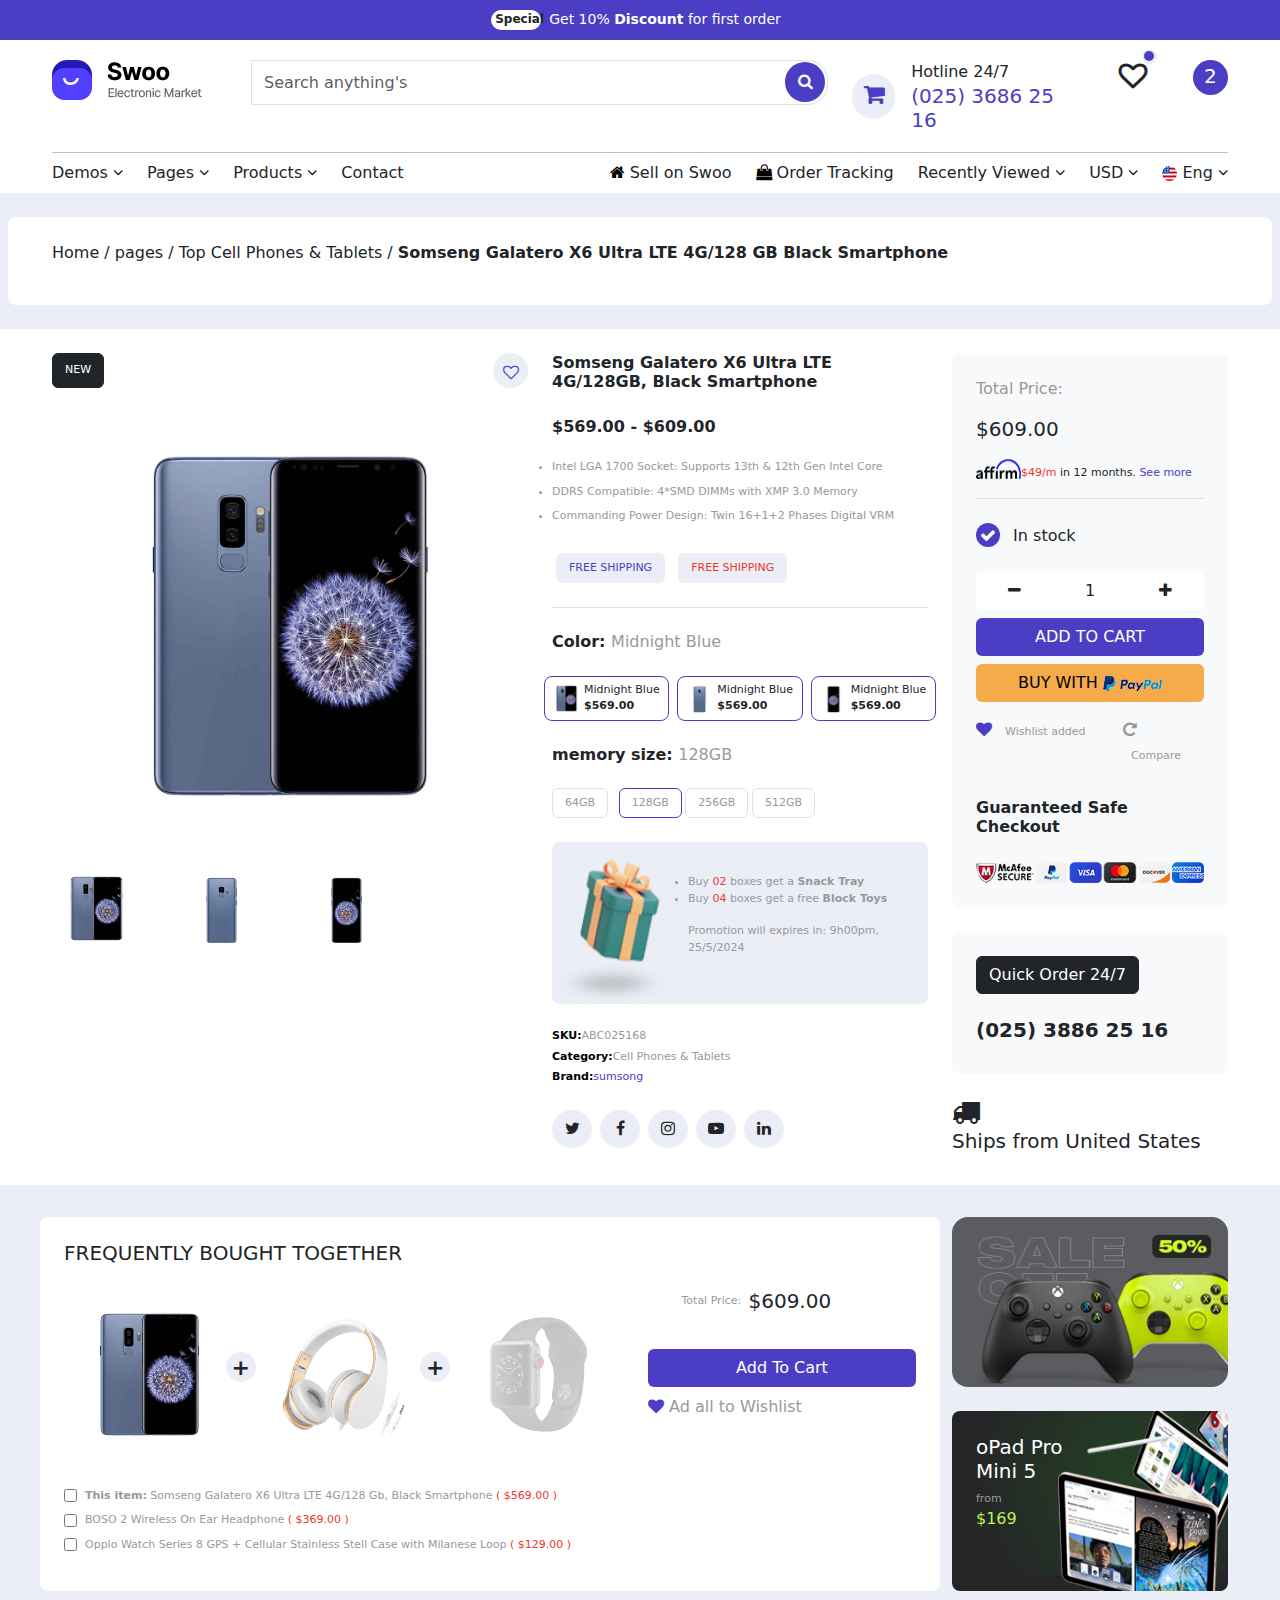
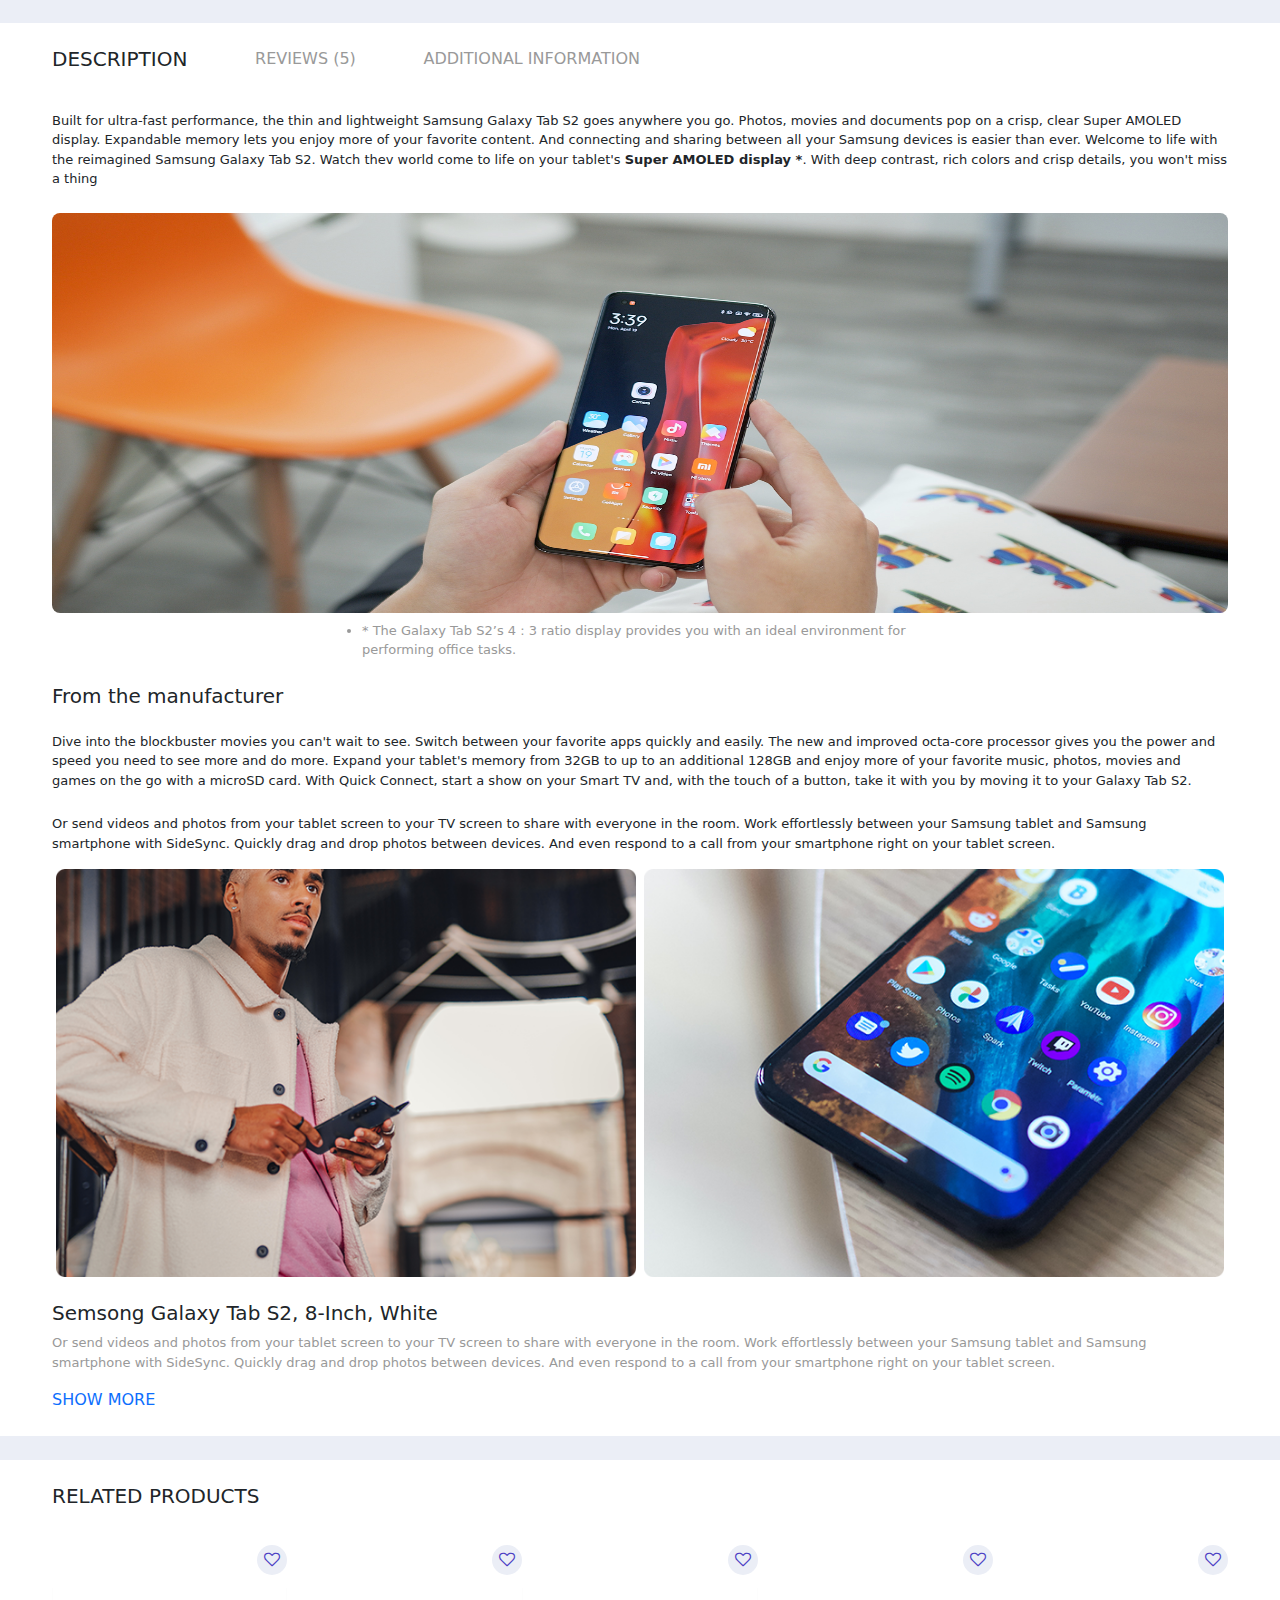
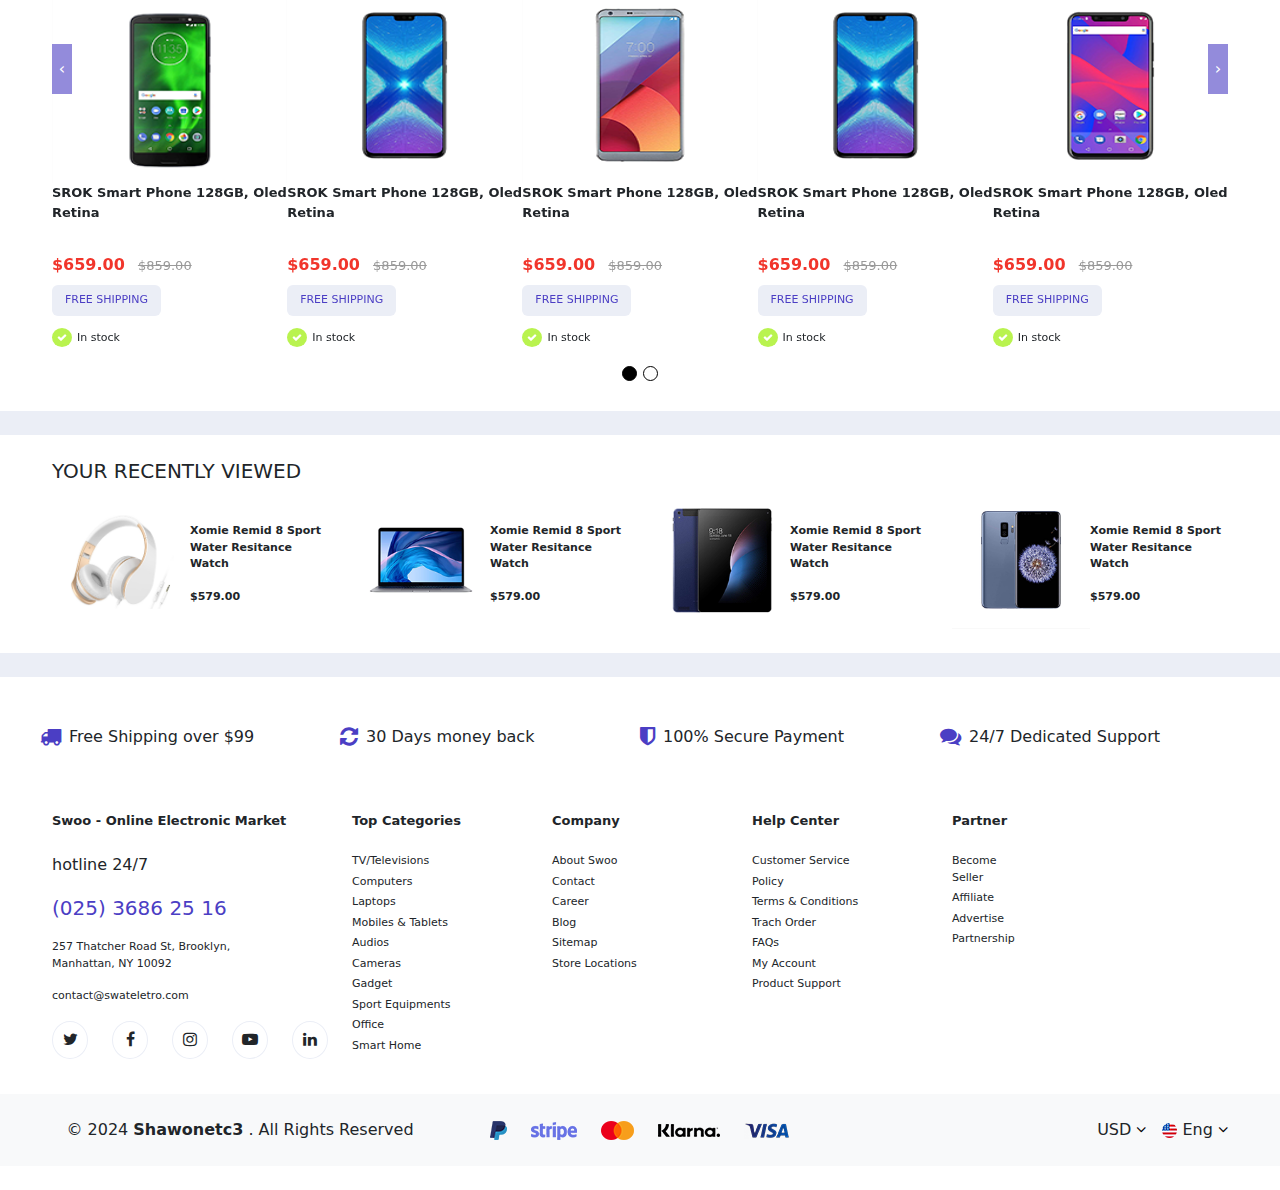
<file: singleProduct.html>
<!DOCTYPE html>
<html lang="en">

<head>
    <meta charset="UTF-8">
    <meta name="viewport" content="width=device-width, initial-scale=1.0">
    <link rel="stylesheet" href="./assets/css/bootstrap.css">
    <link rel="stylesheet" href="./assets/css/style.css">
    <link rel="stylesheet" href="./assets/css/responsive.css">
    <link rel="stylesheet" href="https://cdnjs.cloudflare.com/ajax/libs/font-awesome/4.7.0/css/font-awesome.min.css">
    <link rel="stylesheet" href="https://cdnjs.cloudflare.com/ajax/libs/OwlCarousel2/2.3.4/assets/owl.carousel.min.css">
    <title>SWOO</title>
</head>

<body class="bg-custom-light">
    <header>
        <div class="bg-custom top-header d-flex justify-content-center align-items-center gap-2">
            <p class="top-header-btn px-1 text-dark fs-7 mb-0">Special</p>
            <p class="top-header-text text-w mb-0">Get 10% <span>Discount</span> for first order</p>
            <a href="" class="top-header-a text-w mb-0"></a>
        </div>
        <div class="middle-header bg-white-custom">
            <div class="container">
                <div class="middle-header-wrapper">
                    <div class="row">
                        <div class="col-lg-2 col-md-6 col-4 mt-4 mt-md-0">
                            <a href="index.html" class="">
                                <div class="logo-wrapper">
                                    <img src="./assets/img/home/header/logo.png" alt="" class="">
                                </div>
                            </a>
                        </div>
                        <div class="col-md-6 col-8 d-lg-none d-lg-none d-block">
                            <div class="row">
                                <div class="col-7 px-0">
                                    <div class="d-flex align-items-center mt-3 mt-md-0">
                                        <div class="cart-icon-wrapper">
                                            <i class="fa fa-shopping-cart text-m-color"></i>
                                        </div>
                                        <div class="mx-2">
                                            <p class="fs-7 mb-0 fs-sm-7">Hotline 24/7</p>
                                            <h5 class="text-m-color fs-7 mt-0 mb-0 fs-sm-7">(025) 3686 25 16</h5>
                                        </div>
                                    </div>
                                </div>
                                <div class="col-5 px-0">
                                    <div class="d-flex align-items-center justify-content-between mt-3 mt-md-1">
                                        <div class="dot-icon px-0">
                                            <i class="fa fa-heart-o fs-3 text-dark"></i>
                                        </div>
                                        <div class="cart-icon-wrapper-2 bg-custom px-0">
                                            <span class="text-w fs-5 fs-sm-7">2</span>
                                        </div>
                                    </div>
                                </div>
                            </div>
                        </div>
                        <div class="col-lg-6 col-12 mt-4 mt-lg-0">
                            <div class="seach-wrapper w-100 w-sm-100">
                                <div class="input-group custom-input-group">
                                    <div class="input-group-append ">
                                        <select class="form-select custom-select-radius bg-custom-light d-none d-block">
                                            <option>All Categories</option>
                                            <option value="1">Option 1</option>
                                            <option value="2">Option 2</option>
                                            <option value="3">Option 3</option>
                                        </select>
                                    </div>
                                    <input type="text" class="form-control custom-input-radius"
                                        placeholder="Search anything's" aria-label="Search anything's"
                                        aria-describedby="button-addon2">
                                </div>
                                <span class="header-search-icon">
                                    <i class="fa fa-search text-w"></i>
                                </span>
                            </div>
                        </div>
                        <div class="col-lg-4 mt-4 mt-lg-0 d-lg-block d-none d-none">
                            <div class="row">
                                <div class="col-8">
                                    <div class="d-flex align-items-center ">
                                        <div class="cart-icon-wrapper">
                                            <i class="fa fa-shopping-cart text-m-color"></i>
                                        </div>
                                        <div class="mx-3">
                                            <p class="fs-6 mb-0">Hotline 24/7</p>
                                            <h5 class="text-m-color mt-0 mb-0">(025) 3686 25 16</h5>
                                        </div>
                                    </div>
                                </div>
                                <div class="col-4">
                                    <div class="d-flex align-items-center justify-content-between mt-3 mt-lg-0">
                                        <div class="dot-icon">
                                            <i class="fa fa-heart-o fs-3 text-dark"></i>
                                        </div>
                                        <div class="cart-icon-wrapper-2 bg-custom">
                                            <span class="text-w fs-5">2</span>
                                        </div>
                                    </div>
                                </div>
                            </div>
                        </div>
                    </div>
                </div>
            </div>
        </div>
        <div class="bottom-header bg-white-custom">
            <div class="container">
                <div class="row">
                    <div class="col-lg-5 col-12 mt-2 mt-lg-0 d-none d-lg-block">
                        <ul class="navbar-nav flex-direction-row gap-4 justify-content-center justify-content-lg-start">
                            <li class="nav-item">
                                <a href="" class="nav-link">
                                    Demos
                                    <i class="fa fa-angle-down text-custom-dark"></i>
                                </a>
                            </li>
                            <li class="nav-item">
                                <a href="" class="nav-link">
                                    Pages
                                    <i class="fa fa-angle-down text-custom-dark"></i>
                                </a>
                            </li>
                            <li class="nav-item Products-dropdown">
                                <a href="products.html" class="nav-link">
                                    Products
                                    <i class="fa fa-angle-down text-custom-dark"></i>
                                </a>
                                <div class="Products-content py-4 d-none">
                                    <div class="container">
                                        <h5 class="mb-0">Popular Products</h5>
                                        <div class="row mt-4">
                                            <div class="col-lg-3 col-md-4 col-12">
                                                <div class="">
                                                    <div class="best-card-wrapper">
                                                        <div class="card py-2">
                                                            <div
                                                                class="d-flex align-items-center justify-content-end mt-2 px-3">
                                                                <div class="icon-circle-heart">
                                                                    <i class="fa fa-heart"></i>
                                                                </div>
                                                            </div>
                                                            <div class="mt-4 w-100 px-3 best-card-img-wrapper">
                                                                <img src="./assets/img/home/products/img-tv-1.png"
                                                                    alt="" class="w-100 h-100">
                                                            </div>
                                                            <div class="deals-card-body-custom mt-2 px-3">
                                                                <div class="d-flex align-items-center gap-2">
                                                                    <button
                                                                        class="btn btn-info text-w rounded-5 py-1 fs-8">
                                                                        15% OFF
                                                                    </button>
                                                                    <button
                                                                        class="btn btn-custom text-w rounded-5 py-1 fs-8">
                                                                        15% OFF
                                                                    </button>
                                                                </div>
                                                                <h5 class="mt-4 w-95 custom-text-card">Air Purifier with
                                                                    True HEPA H14 Filter</h5>
                                                                <div class="d-flex align-items-center gap-2">
                                                                    <i class="fa fa-star fa-md text-custom-green"></i>
                                                                    <i class="fa fa-star fa-md text-custom-green"></i>
                                                                    <i class="fa fa-star fa-md text-custom-green"></i>
                                                                    <i class="fa fa-star fa-md text-custom-green"></i>
                                                                    <i class="fa fa-star-o fa-md"></i>
                                                                    <span><b>(5)</b></span>
                                                                </div>
                                                            </div>
                                                            <div
                                                                class="d-flex align-items-baseline gap-3  px-3 custom-price">
                                                                <p class="mt-2 text-red fs-5">$489.00</p>
                                                                <!-- <del class="text-light-custom fs-6">$619.00</del> -->
                                                            </div>
                                                        </div>
                                                    </div>
                                                </div>
                                            </div>
                                            <div class="col-lg-3 col-md-4 col-12">
                                                <div class="">
                                                    <div class="best-card-wrapper">
                                                        <div class="card py-2">
                                                            <div
                                                                class="d-flex align-items-center justify-content-end mt-2 px-3">
                                                                <div class="icon-circle-heart">
                                                                    <i class="fa fa-heart"></i>
                                                                </div>
                                                            </div>
                                                            <div class="mt-4 w-100 px-3 best-card-img-wrapper">
                                                                <img src="./assets/img/home/products/img-tv-1.png"
                                                                    alt="" class="w-100 h-100">
                                                            </div>
                                                            <div class="deals-card-body-custom mt-2 px-3">
                                                                <div class="d-flex align-items-center gap-2">
                                                                    <button
                                                                        class="btn btn-info text-w rounded-5 py-1 fs-8">
                                                                        15% OFF
                                                                    </button>
                                                                    <button
                                                                        class="btn btn-custom text-w rounded-5 py-1 fs-8">
                                                                        15% OFF
                                                                    </button>
                                                                </div>
                                                                <h5 class="mt-4 w-95 custom-text-card">Air Purifier with
                                                                    True HEPA H14 Filter</h5>
                                                                <div class="d-flex align-items-center gap-2">
                                                                    <i class="fa fa-star fa-md text-custom-green"></i>
                                                                    <i class="fa fa-star fa-md text-custom-green"></i>
                                                                    <i class="fa fa-star fa-md text-custom-green"></i>
                                                                    <i class="fa fa-star fa-md text-custom-green"></i>
                                                                    <i class="fa fa-star-o fa-md"></i>
                                                                    <span><b>(5)</b></span>
                                                                </div>
                                                            </div>
                                                            <div
                                                                class="d-flex align-items-baseline gap-3  px-3 custom-price">
                                                                <p class="mt-2 text-red fs-5">$489.00</p>
                                                                <!-- <del class="text-light-custom fs-6">$619.00</del> -->
                                                            </div>
                                                        </div>
                                                    </div>
                                                </div>
                                            </div>
                                            <div class="col-lg-3 col-md-4 col-12">
                                                <div class="">
                                                    <div class="best-card-wrapper">
                                                        <div class="card py-2">
                                                            <div
                                                                class="d-flex align-items-center justify-content-end mt-2 px-3">
                                                                <div class="icon-circle-heart">
                                                                    <i class="fa fa-heart"></i>
                                                                </div>
                                                            </div>
                                                            <div class="mt-4 w-100 px-3 best-card-img-wrapper">
                                                                <img src="./assets/img/home/products/img-tv-1.png"
                                                                    alt="" class="w-100 h-100">
                                                            </div>
                                                            <div class="deals-card-body-custom mt-2 px-3">
                                                                <div class="d-flex align-items-center gap-2">
                                                                    <button
                                                                        class="btn btn-info text-w rounded-5 py-1 fs-8">
                                                                        15% OFF
                                                                    </button>
                                                                    <button
                                                                        class="btn btn-custom text-w rounded-5 py-1 fs-8">
                                                                        15% OFF
                                                                    </button>
                                                                </div>
                                                                <h5 class="mt-4 w-95 custom-text-card">Air Purifier with
                                                                    True HEPA H14 Filter</h5>
                                                                <div class="d-flex align-items-center gap-2">
                                                                    <i class="fa fa-star fa-md text-custom-green"></i>
                                                                    <i class="fa fa-star fa-md text-custom-green"></i>
                                                                    <i class="fa fa-star fa-md text-custom-green"></i>
                                                                    <i class="fa fa-star fa-md text-custom-green"></i>
                                                                    <i class="fa fa-star-o fa-md"></i>
                                                                    <span><b>(5)</b></span>
                                                                </div>
                                                            </div>
                                                            <div
                                                                class="d-flex align-items-baseline gap-3  px-3 custom-price">
                                                                <p class="mt-2 text-red fs-5">$489.00</p>
                                                                <!-- <del class="text-light-custom fs-6">$619.00</del> -->
                                                            </div>
                                                        </div>
                                                    </div>
                                                </div>
                                            </div>
                                            <div class="col-lg-3 col-md-4 col-12">
                                                <div class="">
                                                    <div class="best-card-wrapper">
                                                        <div class="card py-2">
                                                            <div
                                                                class="d-flex align-items-center justify-content-end mt-2 px-3">
                                                                <div class="icon-circle-heart">
                                                                    <i class="fa fa-heart"></i>
                                                                </div>
                                                            </div>
                                                            <div class="mt-4 w-100 px-3 best-card-img-wrapper">
                                                                <img src="./assets/img/home/products/img-tv-1.png"
                                                                    alt="" class="w-100 h-100">
                                                            </div>
                                                            <div class="deals-card-body-custom mt-2 px-3">
                                                                <div class="d-flex align-items-center gap-2">
                                                                    <button
                                                                        class="btn btn-info text-w rounded-5 py-1 fs-8">
                                                                        15% OFF
                                                                    </button>
                                                                    <button
                                                                        class="btn btn-custom text-w rounded-5 py-1 fs-8">
                                                                        15% OFF
                                                                    </button>
                                                                </div>
                                                                <h5 class="mt-4 w-95 custom-text-card">Air Purifier with
                                                                    True HEPA H14 Filter</h5>
                                                                <div class="d-flex align-items-center gap-2">
                                                                    <i class="fa fa-star fa-md text-custom-green"></i>
                                                                    <i class="fa fa-star fa-md text-custom-green"></i>
                                                                    <i class="fa fa-star fa-md text-custom-green"></i>
                                                                    <i class="fa fa-star fa-md text-custom-green"></i>
                                                                    <i class="fa fa-star-o fa-md"></i>
                                                                    <span><b>(5)</b></span>
                                                                </div>
                                                            </div>
                                                            <div
                                                                class="d-flex align-items-baseline gap-3  px-3 custom-price">
                                                                <p class="mt-2 text-red fs-5">$489.00</p>
                                                                <!-- <del class="text-light-custom fs-6">$619.00</del> -->
                                                            </div>
                                                        </div>
                                                    </div>
                                                </div>
                                            </div>
                                        </div>
                                    </div>
                                </div>
                            </li>
                            <li class="nav-item">
                                <a href="contact.html" class="nav-link">
                                    Contact
                                </a>
                            </li>
                        </ul>
                    </div>
                    <div class="col-lg-7 col-12 mt-2 mt-lg-0 d-none d-lg-block">
                        <ul class="bottom-header-navbar navbar-nav flex-direction-row gap-4 justify-content-end w-100">
                            <li class="nav-item">
                                <a href="" class="nav-link">
                                    <i class="fa fs-6 fa-home text-custom-dark"></i>
                                    Sell on Swoo
                                </a>
                            </li>
                            <li class="nav-item">
                                <a href="" class="nav-link">
                                    <i class="fa fs-6 fa-shopping-bag text-custom-dark"></i>
                                    Order Tracking
                                </a>
                            </li>
                            <li class="nav-item">
                                <a href="" class="nav-link">
                                    Recently Viewed
                                    <i class="fa fs-6 fa-angle-down text-custom-dark"></i>
                                </a>
                            </li>
                            <li class="nav-item">
                                <a href="" class="nav-link">
                                    USD
                                    <i class="fa fs-6 fa-angle-down text-custom-dark"></i>
                                </a>
                            </li>
                            <li class="nav-item">
                                <a href="" class="nav-link">
                                    <img src="./assets/img/home/header/american-flag.png" alt="" class="">
                                    <span>Eng</span>
                                    <i class="fa fa-angle-down text-custom-dark"></i>
                                </a>
                            </li>
                        </ul>
                    </div>
                </div>
                <div class="d-block d-lg-none">
                    <ul
                        class="bottom-header-navbar navbar-nav flex-direction-row gap-4 justify-content-lg-end w-100 overflow-scroll overflow-x-sm-scroll">
                        <li class="nav-item">
                            <a href="" class="nav-link">
                                Demos
                                <i class="fa fa-angle-down text-custom-dark"></i>
                            </a>
                        </li>
                        <li class="nav-item">
                            <a href="" class="nav-link">
                                Pages
                                <i class="fa fa-angle-down text-custom-dark"></i>
                            </a>
                        </li>
                        <li class="nav-item">
                            <a href="products.html" class="nav-link">
                                Products
                                <i class="fa fa-angle-down text-custom-dark"></i>
                            </a>
                        </li>
                        <li class="nav-item">
                            <a href="" class="nav-link">
                                Contact
                            </a>
                        </li>
                        <li class="nav-item">
                            <a href="" class="nav-link">
                                <i class="fa fs-6 fa-home text-custom-dark"></i>
                                Sell on Swoo
                            </a>
                        </li>
                        <li class="nav-item">
                            <a href="" class="nav-link">
                                <i class="fa fs-6 fa-shopping-bag text-custom-dark"></i>
                                Order Tracking
                            </a>
                        </li>
                        <li class="nav-item">
                            <a href="" class="nav-link">
                                Recently Viewed
                                <i class="fa fs-6 fa-angle-down text-custom-dark"></i>
                            </a>
                        </li>
                        <li class="nav-item">
                            <a href="" class="nav-link">
                                USD
                                <i class="fa fs-6 fa-angle-down text-custom-dark"></i>
                            </a>
                        </li>
                        <li class="nav-item">
                            <a href="" class="nav-link">
                                <img src="./assets/img/home/header/american-flag.png" alt="" class="">
                                <span>Eng</span>
                                <i class="fa fa-angle-down text-custom-dark"></i>
                            </a>
                        </li>
                    </ul>
                </div>
            </div>
        </div>
    </header>

    <section class="bredcrumb mt-4 bg-white mx-2 rounded-3 border-2">
        <div class="container">
            <div class="py-4">
                <p class="">Home / pages / Top Cell Phones & Tablets / <b>Somseng Galatero X6 Ultra LTE 4G/128 GB Black
                        Smartphone</b> </p>
            </div>
        </div>
    </section>

    <section class="bg-white-custom py-4 mt-4 h-md-custom">
        <div class="container">
            <div class="row ">
                <div class="col-lg-5 col-md-6 col-12 mt-4 mt-md-0 h-fit-content">
                    <div class="d-flex justify-content-between">
                        <button class="text-uppercase btn btn-dark fs-8">NEW</button>
                        <div class="cart-icon-wrapper-2 bg-custom-light pt-1">
                            <i class="fa fa-heart-o text-m-color fa-md"></i>
                        </div>
                    </div>
                    <div class="w-100 single-img-wrapper s-p-large-img">
                        <img src="./assets/img/home/products/mobile/s-p-img-1.jpeg" alt="" class="h-100 w-100">
                    </div>

                    <div class="row">
                        <div class="col-3">
                            <div class="s-p-small-img single-img-wrapper">
                                <img src="./assets/img/home/products/mobile/s-p-img-1.jpeg" alt="" class="w-100 h-100">
                            </div>
                        </div>
                        <div class="col-3">
                            <div class="s-p-small-img single-img-wrapper">
                                <img src="./assets/img/home/products/mobile/s-p-mg-2.jpeg" alt="" class="w-100 h-100">
                            </div>
                        </div>
                        <div class="col-3">
                            <div class="s-p-small-img single-img-wrapper">
                                <img src="./assets/img/home/products/mobile/s-p-img-3.jpeg" alt="" class="w-100 h-100">
                            </div>
                        </div>
                    </div>
                </div>
                <div class="col-lg-4 col-md-6 col-12 mt-4 mt-md-0">
                    <div class="">
                        <h5 class="fs-6 fw-bold">
                            Somseng Galatero X6 Ultra LTE 4G/128GB, Black
                            Smartphone
                        </h5>
                        <p class="fs-6 fw-bold mt-4">$569.00 - $609.00</p>
                    </div>
                    <ul class="fs-8 text-light-custom mb-1 p-0">
                        <li class="py-1">Intel LGA 1700 Socket: Supports 13th & 12th Gen Intel Core</li>
                        <li class="py-1">DDR5 Compatible: 4*SMD DIMMs with XMP 3.0 Memory</li>
                        <li class="py-1">Commanding Power Design: Twin 16+1+2 Phases Digital VRM</li>
                    </ul>
                    <div class="mt-4 p-0 border-bottom pb-4">
                        <button class="btn bg-custom-light fs-8 text-uppercase text-m-color mx-1">
                            free shipping
                        </button>
                        <button class="btn bg-custom-light fs-8 text-uppercase text-red mx-1">
                            free shipping
                        </button>
                    </div>
                    <div class="mt-4">
                        <h5 class="fs-6 fw-bold">
                            Color:
                            <span class="text-light-custom fw-light">Midnight Blue</span>
                        </h5>
                    </div>
                    <div class="row mt-4">
                        <div class="col-4 px-1">
                            <div class="border-custom fs-8 d-flex align-items-center rounded-3 py-1 px-1">
                                <img src="./assets/img/home/products/mobile/s-p-img-1.jpeg" alt=""
                                    class="s-p-img-select">
                                <div class="">
                                    <span class="">
                                        Midnight
                                        Blue
                                    </span>
                                    <b>$569.00</b>
                                </div>
                            </div>
                        </div>
                        <div class="col-4 px-1">
                            <div class="border-custom fs-8 d-flex align-items-center rounded-3 py-1 px-1">
                                <img src="./assets/img/home/products/mobile/s-p-mg-2.jpeg" alt=""
                                    class="s-p-img-select">
                                <div class="">
                                    <span class="">
                                        Midnight
                                        Blue
                                    </span>
                                    <b>$569.00</b>
                                </div>
                            </div>
                        </div>
                        <div class="col-4 px-1">
                            <div class="border-custom fs-8 d-flex align-items-center rounded-3 py-1 px-1">
                                <img src="./assets/img/home/products/mobile/s-p-img-3.jpeg" alt=""
                                    class="s-p-img-select">
                                <div class="">
                                    <span class="">
                                        Midnight
                                        Blue
                                    </span>
                                    <b>$569.00</b>
                                </div>
                            </div>
                        </div>
                    </div>
                    <div class="mt-4">
                        <h5 class="fs-6 fw-bold">
                            memory size:
                            <span class="text-light-custom fw-light">128GB</span>
                        </h5>
                    </div>
                    <div class="row mt-4">
                        <div class="col-2 mx-2 mx-md-0">
                            <button class="btn btn-white border fs-8 text-light-custom">
                                64GB
                            </button>
                        </div>
                        <div class="col-2 mx-2 mx-md-0">
                            <button class="btn btn-white border-custom fs-8 text-light-custom">
                                128GB
                            </button>
                        </div>
                        <div class="col-2 mx-2 mx-md-0">
                            <button class="btn btn-white border fs-8 text-light-custom">
                                256GB
                            </button>
                        </div>
                        <div class="col-2 mx-2 mx-md-0">
                            <button class="btn btn-white border fs-8 text-light-custom">
                                512GB
                            </button>
                        </div>
                    </div>
                    <div class="py-2 px-2 w-100 rounded-3 bg-custom-light mt-4">
                        <div class="row">
                            <div class="col-4">
                                <img src="./assets/img/home/gift.png" alt="" class="w-100 h-100 mt-2">
                            </div>
                            <div class="col-8 py-4">
                                <ul class="p-0 text-light-custom fs-8">
                                    <li class="">Buy <span class="text-red">02</span> boxes get a <b>Snack Tray</b></li>
                                    <li class="">Buy <span class="text-red">04</span> boxes get a free <b>Block Toys</b>
                                    </li>
                                </ul>
                                <p class="text-light-custom fs-8 mt-2">
                                    Promotion will expires in: 9h00pm, 25/5/2024
                                </p>
                            </div>
                        </div>
                    </div>
                    <div class="mt-4">
                        <p class="fs-8 text-light-custom mb-1"><b class="text-custom-dark">SKU:</b>ABC025168</p>
                        <p class="fs-8 text-light-custom mb-1"><b class="text-custom-dark">Category:</b>Cell Phones &
                            Tablets
                        </p>
                        <p class="fs-8 text-m-color"><b class="text-custom-dark">Brand:</b>sumsong</p>
                    </div>
                    <div class="mt-4">
                        <div class="d-flex gap-2">
                            <div class="bg-custom-light footer-icon">
                                <i class="fa fa-twitter text-dark"></i>
                            </div>
                            <div class="bg-custom-light footer-icon">
                                <i class="fa fa-facebook text-dark"></i>
                            </div>
                            <div class="bg-custom-light footer-icon">
                                <i class="fa fa-instagram text-dark"></i>
                            </div>
                            <div class="bg-custom-light footer-icon">
                                <i class="fa fa-youtube-play text-dark"></i>
                            </div>
                            <div class="bg-custom-light footer-icon">
                                <i class="fa fa-linkedin text-dark"></i>
                            </div>
                        </div>
                    </div>
                    <div class="bg-light rounded-3 py-4 px-4 mt-4 d-lg-none d-md-block">
                        <button class="btn btn-dark">Quick Order 24/7</button>
                        <h5 class="fs-5 fw-bold mt-4">(025) 3886 25 16</h5>
                    </div>
                    <div class="mt-4 d-flex gap-4 align-items-center d-lg-none d-md-block">
                        <i class="fa fa-truck fs-3"></i>
                        <h5 class="fs-5 fw-light">Ships from <b>United States</b></h5>
                    </div>
                </div>
                <div class="col-lg-3 col-md-6 col-12 mt-4 mt-md-0">
                    <div class="position-relative top-580">
                        <div class="bg-light rounded-3 py-4 px-4">
                            <p class="fs-6 fw-light text-light-custom">Total Price:</p>
                            <h5 class="mb-0">$609.00</h5>
                            <div class="d-flex flex-wrap align-items-center border-bottom">
                                <img src="./assets/img/home/brands/affirm.png" alt="" class="mb-0 pro-aff-img">
                                <p class="fs-8 pt-4">
                                    <span class="text-red">$49/m</span>
                                    in 12 months.
                                    <span class="text-m-color">See more</span>
                                </p>
                            </div>
                            <div class="mt-4">
                                <i class="fa fa-check bg-custom text-w rounded-full py-1 px-1 fs-8"></i>
                                <span class="px-2">In stock</span>
                            </div>
                            <div class="btn-group border-1 mt-4 w-100">
                                <button type="button" class="btn bg-white-custom">
                                    <i class="fa fa-minus"></i>
                                </button>
                                <button type="button" class="btn bg-white-custom">
                                    1
                                </button>
                                <button type="button" class="btn bg-white-custom">
                                    <i class="fa fa-plus"></i>
                                </button>
                            </div>
                            <div class="mt-2">
                                <a href="cart.html" class="btn btn-custom w-100">ADD TO CART</a>
                            </div>
                            <div class="mt-2">
                                <button class="btn buy-paypal w-100">
                                    buy with
                                    <img src="./assets/img/home/payment-option/paypal-2.png" alt="" class="">
                                </button>
                            </div>
                            <div class="mt-2 py-2 row">
                                <div class="col-7">
                                    <i class="fa fa-heart text-m-color"></i>
                                    <span class="px-2 text-light-custom fs-8">Wishlist added</span>
                                </div>
                                <div class="col-5">
                                    <i class="fa fa-rotate-right text-light-custom"></i>
                                    <span class="px-2 text-light-custom fs-8">Compare</span>
                                </div>
                            </div>
                            <div class="mt-4">
                                <h5 class="fs-6 fw-bold">Guaranteed Safe Checkout</h5>
                                <div class="mt-4">
                                    <img src="./assets/img/home/brands/all-brands.png" alt="" class="w-100">
                                </div>
                            </div>
                        </div>
                        <div class="bg-light rounded-3 py-4 px-4 mt-4 d-lg-block d-md-none ">
                            <button class="btn btn-dark">Quick Order 24/7</button>
                            <h5 class="fs-5 fw-bold mt-4">(025) 3886 25 16</h5>
                        </div>
                        <div class="mt-4 d-flex gap-4 align-items-center d-lg-block d-md-none d-none">
                            <i class="fa fa-truck fs-3"></i>
                            <h5 class="fs-5 fw-light">Ships from <b>United States</b></h5>
                        </div>
                    </div>
                </div>
            </div>
        </div>
    </section>
    <section class="py-4 mt-4 mt-md-2">
        <div class="container">
            <div class="row mt-2 mt-md-0">
                <div class="col-md-9 col-12 mt-4 mt-md-0 bg-white-custom rounded-3 px-4 py-4">
                    <h5 class="text-uppercase">frequently bought together</h5>
                    <div class="row mt-4">
                        <div class="col-lg-8 col-md-8 col-12">
                            <div class="row">
                                <div class="col-4">
                                    <div class="position-relative s-p-add-product">
                                        <img src="./assets/img/home/products/mobile/s-p-img-1.jpeg" alt=""
                                            class="w-100">

                                    </div>
                                </div>
                                <div class="col-4">
                                    <div class="position-relative s-p-add-product">
                                        <img src="./assets/img/home/products/headphone-s.jpeg" alt="" class="w-100">
                                    </div>
                                </div>
                                <div class="col-4">
                                    <div class="position-relative">
                                        <img src="./assets/img/home/products/smart-watch-2.png" alt=""
                                            class="w-100 opacity-25">
                                    </div>
                                </div>
                            </div>
                            <div class="mt-4">
                                <div class="d-flex align-items-center gap-2 py-1">
                                    <input type="checkbox" name="" id="" class="" />
                                    <span class="fs-8 text-light-custom">
                                        <b>This item:</b> Somseng Galatero X6 Ultra LTE 4G/128 Gb, Black Smartphone
                                        <span class="text-red">( $569.00 )</span>
                                    </span>
                                </div>
                                <div class="d-flex align-items-center gap-2 py-1">
                                    <input type="checkbox" name="" id="" />
                                    <span class="fs-8 text-light-custom">
                                        BOSO 2 Wireless On Ear Headphone
                                        <span class="text-red">( $369.00 )</span>
                                    </span>
                                </div>
                                <div class="d-flex align-items-center gap-2 py-1">
                                    <input type="checkbox" name="" id="" class="" />
                                    <span class="fs-8 text-light-custom">
                                        Opplo Watch Series 8 GPS + Cellular Stainless Stell Case with Milanese Loop
                                        <span class="text-red">( $129.00 )</span>
                                    </span>
                                </div>
                            </div>
                        </div>
                        <div class="col-lg-4 col-md-4 col-12">
                            <div class="d-flex justify-content-center flex-wrap">
                                <!-- <div class=""> -->
                                <p class="fs-8 text-light-custom w-25 mt-1">Total Price:</p>
                                <h5 class="w-50">$609.00</h5>
                                <div class="mt-4 w-100">
                                    <a href="cart.html" class="btn btn-custom w-100">Add To Cart</a>
                                </div>
                                <p class="fa-8 text-light-custom mt-2 w-100"><i class="fa fa-heart text-m-color"></i> Ad
                                    all to
                                    Wishlist</p>
                                <!-- </div> -->
                            </div>
                        </div>
                    </div>
                </div>
                <div class="col-md-3 col-12 mt-4 mt-md-0">
                    <div class="h-md-45">
                        <img src="./assets/img/home/banner/sale-game.png" alt="" class="w-100 h-md-100 rounded-4">
                    </div>
                    <div class="mt-4 opad-single w-100 rounded-3 h-md-48">
                        <div class="w-50 w-md-50 w-sm-50 d-flex justify-content-center">
                            <div class="px-4 py-4 ">
                                <h5 class="text-w fs-md-7">
                                    oPad Pro
                                    Mini 5
                                </h5>
                                <div class="mt-5 mt-md-2">
                                    <p class="fs-8 text-light-custom mb-0">from</p>
                                    <p class="fs-6 fw-light text-custom-green">$169</p>
                                </div>
                            </div>
                        </div>
                    </div>
                </div>
            </div>

        </div>
    </section>
    <section class="bg-white-custom mt-4 py-4 mt-md-2">
        <div class="container">
            <div class="d-flex flex-wrap justify-content-between w-50 w-md-100 w-sm-100">
                <h5 class="text-uppercase w-sm-100">description</h5>
                <p class="fs-6 text-light-custom text-uppercase w-sm-50">reviews (5)</p>
                <p class="fs-6 text-light-custom text-uppercase w-sm-50">additional information</p>
            </div>
            <p class="mt-4 fs-7 fw-light">
                Built for ultra-fast performance, the thin and lightweight Samsung Galaxy Tab S2 goes anywhere you go.
                Photos, movies
                and documents pop on a crisp, clear Super AMOLED display. Expandable
                memory lets you enjoy more of your favorite content. And connecting and sharing between all your Samsung
                devices is
                easier than ever. Welcome to life with the reimagined Samsung Galaxy Tab
                S2. Watch thev world come to life on your tablet's <b class="fw-bold"> Super AMOLED display *</b>. With
                deep contrast,
                rich
                colors and crisp
                details, you won't miss a thing
            </p>
            <div class="mt-4 product-banner">
                <img src="./assets/img/home/banner/product-banner.jpeg" alt="" class="w-100 h-100 rounded-3">
            </div>
            <ul class="p-0 text-light-custom mt-2 fs-7 fw-light mx-auto w-50 w-sm-100 px-3">
                <li class="">* The Galaxy Tab S2’s 4 : 3 ratio display provides you with an ideal environment for
                    performing office tasks.</li>
            </ul>
            <div class="mt-4">
                <h5>From the manufacturer</h5>
                <p class="mt-4 fs-7 fw-light">
                    Dive into the blockbuster movies you can't wait to see. Switch between your favorite apps quickly
                    and easily. The new
                    and improved octa-core processor gives you the power and speed you need
                    to see more and do more. Expand your tablet's memory from 32GB to up to an additional 128GB and
                    enjoy more of your
                    favorite music, photos, movies and games on the go with a microSD card.
                    With Quick Connect, start a show on your Smart TV and, with the touch of a button, take it with you
                    by moving it to your
                    Galaxy Tab S2.
                </p>
                <p class="mt-4 fs-7 fw-light">
                    Or send videos and photos from your tablet screen to your TV screen to share with everyone in the
                    room. Work
                    effortlessly between your Samsung tablet and Samsung smartphone with SideSync.
                    Quickly drag and drop photos between devices. And even respond to a call from your smartphone right
                    on your tablet
                    screen.
                </p>
                <div class="d-flex flex-wrap">
                    <div class="w-50 px-1">
                        <img src="./assets/img/home/banner/product-banner-2.png" alt="" class="w-100 h-100">
                    </div>
                    <div class="w-50 px-1">
                        <img src="./assets/img/home/banner/products-banner-3.png" alt="" class="w-100 h-100">
                    </div>
                </div>
                <div class="mt-4">
                    <h5 class="">Semsong Galaxy Tab S2, 8-Inch, White</h5>
                    <p class="fs-7 text-light-custom fw-light">
                        Or send videos and photos from your tablet screen to your TV screen to share with everyone in
                        the
                        room. Work
                        effortlessly between your Samsung tablet and Samsung smartphone with SideSync.
                        Quickly drag and drop photos between devices. And even respond to a call from your smartphone
                        right
                        on your tablet
                        screen.
                    </p>
                    <a href="" class="text-decoration-none">SHOW MORE</a>
                </div>
            </div>
        </div>
    </section>
    <section class="bg-white-custom py-4 mt-4">
        <div class="container">
            <h5 class="text-uppercase">related products</h5>
            <div class="owl-slider mt-4">
                <div id="carousel-just-landing" class="owl-carousel">
                    <div class="">
                        <div class="d-flex justify-content-end align-items-center top-content-categories">
                            <div class="icon-circle bg-custom-light">
                                <i class="fa fa-heart-o text-m-color"></i>
                            </div>
                        </div>
                        <div class="cate-img-wrapper">
                            <img src="./assets/img/home/products/mobile/spork.png" alt="" class="h-100 w-100">
                        </div>
                        <div class="text-heading">
                            <p class="fs-7">
                                SROK Smart Phone 128GB,
                                Oled Retina
                            </p>
                        </div>
                        <div class="">
                            <span class="text-red fs-6 fw-bold">$659.00</span>
                            <span class="px-2 fs-7 fw-light"><del class="text-light-custom">$859.00</del></span>
                        </div>
                        <div class="mt-2">
                            <button class="btn bg-custom-light fs-8 text-uppercase text-m-color">free
                                shipping</button>
                        </div>
                        <div class="mt-2">
                            <i class="fa fa-check bg-custom-green rounded-full text-w close-icon"></i>
                            <span class="fs-8">In stock</span>
                        </div>
                    </div>
                    <div class="">
                        <div class="d-flex justify-content-end align-items-center top-content-categories">
                            <div class="icon-circle bg-custom-light">
                                <i class="fa fa-heart-o text-m-color"></i>
                            </div>
                        </div>
                        <div class="cate-img-wrapper">
                            <img src="./assets/img/home/products/mobile/m-img-1.png" alt="" class="h-100 w-100">
                        </div>
                        <div class="text-heading">
                            <p class="fs-7">
                                SROK Smart Phone 128GB,
                                Oled Retina
                            </p>
                        </div>
                        <div class="">
                            <span class="text-red fs-6 fw-bold">$659.00</span>
                            <span class="px-2 fs-7 fw-light"><del class="text-light-custom">$859.00</del></span>
                        </div>
                        <div class="mt-2">
                            <button class="btn bg-custom-light fs-8 text-uppercase text-m-color">free
                                shipping</button>
                        </div>
                        <div class="mt-2">
                            <i class="fa fa-check bg-custom-green rounded-full text-w close-icon"></i>
                            <span class="fs-8">In stock</span>
                        </div>
                    </div>
                    <div class="">
                        <div class="d-flex justify-content-end align-items-center top-content-categories">
                            <div class="icon-circle bg-custom-light">
                                <i class="fa fa-heart-o text-m-color"></i>
                            </div>
                        </div>
                        <div class="cate-img-wrapper">
                            <img src="./assets/img/home/products/mobile/lg-pro.png" alt="" class="h-100 w-100">
                        </div>
                        <div class="text-heading">
                            <p class="fs-7">
                                SROK Smart Phone 128GB,
                                Oled Retina
                            </p>
                        </div>
                        <div class="">
                            <span class="text-red fs-6 fw-bold">$659.00</span>
                            <span class="px-2 fs-7 fw-light"><del class="text-light-custom">$859.00</del></span>
                        </div>
                        <div class="mt-2">
                            <button class="btn bg-custom-light fs-8 text-uppercase text-m-color">free
                                shipping</button>
                        </div>
                        <div class="mt-2">
                            <i class="fa fa-check bg-custom-green rounded-full text-w close-icon"></i>
                            <span class="fs-8">In stock</span>
                        </div>
                    </div>
                    <div class="">
                        <div class="d-flex justify-content-end align-items-center top-content-categories">
                            <div class="icon-circle bg-custom-light">
                                <i class="fa fa-heart-o text-m-color"></i>
                            </div>
                        </div>
                        <div class="cate-img-wrapper">
                            <img src="./assets/img/home/products/mobile/m-img-1.png" alt="" class="h-100 w-100">
                        </div>
                        <div class="text-heading">
                            <p class="fs-7">
                                SROK Smart Phone 128GB,
                                Oled Retina
                            </p>
                        </div>
                        <div class="">
                            <span class="text-red fs-6 fw-bold">$659.00</span>
                            <span class="px-2 fs-7 fw-light"><del class="text-light-custom">$859.00</del></span>
                        </div>
                        <div class="mt-2">
                            <button class="btn bg-custom-light fs-8 text-uppercase text-m-color">free
                                shipping</button>
                        </div>
                        <div class="mt-2">
                            <i class="fa fa-check bg-custom-green rounded-full text-w close-icon"></i>
                            <span class="fs-8">In stock</span>
                        </div>
                    </div>
                    <div class="">
                        <div class="d-flex justify-content-end align-items-center top-content-categories">
                            <div class="icon-circle bg-custom-light">
                                <i class="fa fa-heart-o text-m-color"></i>
                            </div>
                        </div>
                        <div class="cate-img-wrapper">
                            <img src="./assets/img/home/products/mobile/sam-gal.png" alt="" class="h-100 w-100">
                        </div>
                        <div class="text-heading">
                            <p class="fs-7">
                                SROK Smart Phone 128GB,
                                Oled Retina
                            </p>
                        </div>
                        <div class="">
                            <span class="text-red fs-6 fw-bold">$659.00</span>
                            <span class="px-2 fs-7 fw-light"><del class="text-light-custom">$859.00</del></span>
                        </div>
                        <div class="mt-2">
                            <button class="btn bg-custom-light fs-8 text-uppercase text-m-color">free
                                shipping</button>
                        </div>
                        <div class="mt-2">
                            <i class="fa fa-check bg-custom-green rounded-full text-w close-icon"></i>
                            <span class="fs-8">In stock</span>
                        </div>
                    </div>
                    <div class="">
                        <div class="d-flex justify-content-end align-items-center top-content-categories">
                            <div class="icon-circle bg-custom-light">
                                <i class="fa fa-heart-o text-m-color"></i>
                            </div>
                        </div>
                        <div class="cate-img-wrapper">
                            <img src="./assets/img/home/products/mobile/sam-gal.png" alt="" class="h-100 w-100">
                        </div>
                        <div class="text-heading">
                            <p class="fs-7">
                                SROK Smart Phone 128GB,
                                Oled Retina
                            </p>
                        </div>
                        <div class="">
                            <span class="text-red fs-6 fw-bold">$659.00</span>
                            <span class="px-2 fs-7 fw-light"><del class="text-light-custom">$859.00</del></span>
                        </div>
                        <div class="mt-2">
                            <button class="btn bg-custom-light fs-8 text-uppercase text-m-color">free
                                shipping</button>
                        </div>
                        <div class="mt-2">
                            <i class="fa fa-check bg-custom-green rounded-full text-w close-icon"></i>
                            <span class="fs-8">In stock</span>
                        </div>
                    </div>
                </div>
            </div>
        </div>
    </section>
    <section class="bg-white-custom py-4 mt-4">
        <div class="container">
            <h5 class="text-uppercase">your recently viewed</h5>
            <div class="row">
                <div class="col-lg-3 col-md-3 col-12">
                    <div class="d-flex flex-wrap align-items-center h-100">
                        <div class="w-50">
                            <img src="./assets/img/home/products/headphone-s.jpeg" alt="" class="w-100 h-100">
                        </div>
                        <div class="w-50 mt-4">
                            <div class="">
                                <p class="fs-8 fw-bold">
                                    Xomie Remid 8 Sport
                                    Water Resitance Watch
                                </p>
                                <p class="fs-8 fw-bold">$579.00</p>
                            </div>
                        </div>
                    </div>
                </div>
                <div class="col-lg-3 col-md-3 col-12">
                    <div class="d-flex flex-wrap align-items-center h-100">
                        <div class="w-50">
                            <img src="./assets/img/home/products/laptop.png" alt="" class="w-100 h-100">
                        </div>
                        <div class="w-50 mt-4">
                            <div class="">
                                <p class="fs-8 fw-bold">
                                    Xomie Remid 8 Sport
                                    Water Resitance Watch
                                </p>
                                <p class="fs-8 fw-bold">$579.00</p>
                            </div>
                        </div>
                    </div>
                </div>
                <div class="col-lg-3 col-md-3 col-12">
                    <div class="d-flex flex-wrap align-items-center h-100">
                        <div class="w-50">
                            <img src="./assets/img/home/products/mobile/m-img-2.png" alt="" class="w-100 h-100">
                        </div>
                        <div class="w-50 mt-4">
                            <div class="">
                                <p class="fs-8 fw-bold">
                                    Xomie Remid 8 Sport
                                    Water Resitance Watch
                                </p>
                                <p class="fs-8 fw-bold">$579.00</p>
                            </div>
                        </div>
                    </div>
                </div>
                <div class="col-lg-3 col-md-3 col-12">
                    <div class="d-flex flex-wrap align-items-center h-100">
                        <div class="w-50">
                            <img src="./assets/img/home/products/mobile/m-img-3.png" alt="" class="w-100 h-100">
                        </div>
                        <div class="w-50 mt-4">
                            <div class="">
                                <p class="fs-8 fw-bold">
                                    Xomie Remid 8 Sport
                                    Water Resitance Watch
                                </p>
                                <p class="fs-8 fw-bold">$579.00</p>
                            </div>
                        </div>
                    </div>
                </div>
            </div>
        </div>
    </section>

    <footer class="bg-white mt-4 py-4">
        <div class="container">
            <div class="row">
                <div class="col-md-3 col-6 py-md-4 px-0 d-flex flex-wrap align-items-start">
                    <i class="fa fa-truck text-m-color fa-lg w-sm-20 mt-1"></i>
                    <p class="px-2 w-75">Free Shipping over $99</p>
                </div>
                <div class="col-md-3 col-6 py-md-4 px-0 d-flex flex-wrap align-items-start">
                    <i class="fa fa-refresh text-m-color fa-lg w-sm-20 mt-1"></i>
                    <span class="px-2 w-75">30 Days money back</span>
                </div>
                <div class="col-md-3 col-6 py-md-4 px-0 d-flex flex-wrap align-items-start">
                    <i class="fa fa-shield text-m-color fa-lg w-sm-20 mt-1"></i>
                    <span class="px-2 w-75">100% Secure Payment</span>
                </div>
                <div class="col-md-3 col-6 py-md-4 px-0 d-flex flex-wrap align-items-start">
                    <i class="fa fa-comments text-m-color fa-lg w-sm-20 mt-1"></i>
                    <span class="px-2 w-75">24/7 Dedicated Support</span>
                </div>
            </div>
            <div class="row mt-4">
                <div class="col-12 col-md-8 col-lg-3">
                    <h6 class="fs-7">Swoo - Online Electronic Market</h6>
                    <p class="mt-4">hotline 24/7</p>
                    <p class="text-m-color fs-5">(025) 3686 25 16</p>
                    <p class="fs-8 w-75">
                        257 Thatcher Road St, Brooklyn, Manhattan,
                        NY 10092
                    </p>
                    <p class="fs-8">contact@swateletro.com</p>
                    <div class="d-flex gap-4">
                        <div class="bg-white footer-icon">
                            <i class="fa fa-twitter text-dark"></i>
                        </div>
                        <div class="bg-white footer-icon">
                            <i class="fa fa-facebook text-dark"></i>
                        </div>
                        <div class="bg-white footer-icon">
                            <i class="fa fa-instagram text-dark"></i>
                        </div>
                        <div class="bg-white footer-icon">
                            <i class="fa fa-youtube-play text-dark"></i>
                        </div>
                        <div class="bg-white footer-icon">
                            <i class="fa fa-linkedin text-dark"></i>
                        </div>
                    </div>
                </div>
                <div class="col-lg-2 col-md-4 col-6 mt-md-0 mt-4">
                    <h6 class="fs-7">Top Categories</h6>
                    <ul class="mt-4 list-group-custom">
                        <li class="fs-8 mt-1">TV/Televisions</li>
                        <li class="fs-8 mt-1">Computers</li>
                        <li class="fs-8 mt-1">Laptops</li>
                        <li class="fs-8 mt-1">Mobiles & Tablets</li>
                        <li class="fs-8 mt-1">Audios</li>
                        <li class="fs-8 mt-1">Cameras</li>
                        <li class="fs-8 mt-1">Gadget</li>
                        <li class="fs-8 mt-1">Sport Equipments</li>
                        <li class="fs-8 mt-1">Office</li>
                        <li class="fs-8 mt-1">Smart Home</li>
                    </ul>
                </div>
                <div class="col-lg-2 col-md-4 col-6 mt-lg-0 mt-4">
                    <h6 class="fs-7">Company</h6>
                    <ul class="mt-4 list-group-custom">
                        <li class="fs-8 mt-1">About Swoo</li>
                        <li class="fs-8 mt-1">Contact</li>
                        <li class="fs-8 mt-1">Career</li>
                        <li class="fs-8 mt-1">Blog</li>
                        <li class="fs-8 mt-1">Sitemap</li>
                        <li class="fs-8 mt-1">Store Locations</li>
                    </ul>
                </div>
                <div class="col-lg-2 col-md-4 col-6 mt-lg-0 mt-4">
                    <h6 class="fs-7">Help Center</h6>
                    <ul class="mt-4 list-group-custom">
                        <li class="fs-8 mt-1">Customer Service</li>
                        <li class="fs-8 mt-1">Policy</li>
                        <li class="fs-8 mt-1">Terms & Conditions</li>
                        <li class="fs-8 mt-1">Trach Order</li>
                        <li class="fs-8 mt-1">FAQs</li>
                        <li class="fs-8 mt-1">My Account</li>
                        <li class="fs-8 mt-1">Product Support</li>
                    </ul>
                </div>
                <div class="col-lg-1 col-md-4 col-6 mt-lg-0 mt-4">
                    <h6 class="fs-7">Partner</h6>
                    <ul class="mt-4 list-group-custom">
                        <li class="fs-8 mt-1">Become Seller</li>
                        <li class="fs-8 mt-1">Affiliate</li>
                        <li class="fs-8 mt-1">Advertise</li>
                        <li class="fs-8 mt-1">Partnership</li>
                    </ul>
                </div>
            </div>
        </div>
        <div class="mt-4 py-2 bg-light">
            <div class="container">
                <div class="row">
                    <div class="col-12 col-md-12 col-lg-4">
                        <div class="pt-3 text-center">
                            <p class="">© 2024 <b>Shawonetc3</b> . All Rights Reserved</p>
                        </div>
                    </div>
                    <div class="col-12 col-md-6 col-lg-4">
                        <div class="d-flex align-items-center w-100 h-100 justify-content-center">
                            <div class="d-flex align-items-center gap-4">
                                <div class="">
                                    <img src="./assets/img/home/payment-option/paypal.png" alt="" class="" />
                                </div>
                                <div class="">
                                    <img src="./assets/img/home/payment-option/stripe.png" alt="" class="" />
                                </div>
                                <div class="">
                                    <img src="./assets/img/home/payment-option/visa.png" alt="" class="" />
                                </div>
                                <div class="">
                                    <img src="./assets/img/home/payment-option/klarna.png" alt="" class="" />
                                </div>
                                <div class="">
                                    <img src="./assets/img/home/payment-option/visa-1.png" alt="" class="" />
                                </div>
                            </div>
                        </div>
                    </div>
                    <div class="col-12 col-md-6 col-lg-4 d-md-block d-none">
                        <div
                            class="d-flex align-items-center gap-3 w-100 h-100 justify-content-md-end justify-content-center">
                            <div class="">
                                <a href="" class="nav-link">
                                    USD
                                    <i class="fa fs-6 fa-angle-down text-custom-dark"></i>
                                </a>
                            </div>
                            <div class="">
                                <a href="" class="nav-link">
                                    <img src="./assets/img/home/header/american-flag.png" alt="" class="">
                                    <span>Eng</span>
                                    <i class="fa fa-angle-down text-custom-dark"></i>
                                </a>
                            </div>
                        </div>
                    </div>
                </div>
            </div>
        </div>
    </footer>

    <script src="./assets/js/jquery.min.js"></script>
    <script src="./assets/js/index.js"></script>
    <script src="./assets/js/owl-craousel.min.js"></script>
    <script src="./assets/js/owl-craousel.js"></script>
</body>

</html>
</file>
<file: assets/css/style.css>
:root {
  --main-color: #4b3ec4;
  --white-color: #ffffff;
  --dark-color: #000000;
  --light-color: #ebeef6;
  --red-color: #f1352b;
}
* {
  padding: 0;
  margin: 0;
  box-sizing: border-box;
}
/* body{

} */
.fs-8 {
  font-size: 11px;
  font-weight: 500;
}
.bg-light-bannmer {
  background: rgba(235, 238, 246, 1);
}
.w-20 {
  width: 18% !important;
}
.w-40 {
  width: 38% !important;
}
.w-95 {
  width: 95%;
}
.bg-custom {
  background-color: var(--main-color) !important;
}
.text-m-color {
  color: var(--main-color) !important;
}
.text-w {
  color: var(--white-color) !important;
}
.text-light-custom {
  color: #999999;
}
.text-custom-dark {
  color: var(--dark-color) !important;
}
.text-custom-green {
  color: #b9f34f;
}
.bg-custom-green {
  background-color: #b9f34f;
}
.bg-white-custom {
  background-color: var(--white-color) !important;
}
.bg-custom-light {
  background-color: var(--light-color) !important;
}
.bg-custom-dark {
  background-color: var(--dark-color) !important;
}
.bg-red {
  background-color: var(--red-color);
}
.text-red {
  color: var(--red-color) !important;
}
.h-10 {
  height: 10px !important;
}
.icon-circle {
  width: 30px;
  line-height: 30px;
  background-color: var(--main-color);
  color: var(--white-color);
  border-radius: 100%;
  text-align: center;
}
.btn-custom-red,
.btn-custom-red:hover {
  color: var(--red-color);
  border: 1px solid var(--red-color);
  background-color: var(--white-color);
}

.btn-custom-red-fully,
.btn-custom-red-fully:hover {
  color: var(--white-color);
  background-color: var(--red-color);
}
.top-header {
  height: 40px;
}
.fs-7 {
  font-size: 13px;
  font-weight: 700;
}
.top-header-btn {
  width: 50px;
  height: 20.4px;
  font-size: 12px;
  font-weight: 700;
  color: var(--dark-color);
  background-color: var(--white-color);
  border-radius: 800px;
}
.top-header-text,
.top-header-text span,
.top-header-a {
  font-weight: 400;
  font-size: 14px;
  line-height: 23.8px;
}
.top-header-text span {
  font-weight: 700 !important;
}
.top-header-a {
  font-weight: 400 !important;
}
.middle-header-wrapper {
  padding: 20px 0;
  border-bottom: 1px solid #99999999;
}
.logo-wrapper {
  width: fit-content;
}
.logo-wrapper img {
  width: 100%;
  height: 100%;
}
.seach-wrapper {
  position: relative;
}
.custom-input-group,
.input-group-append .form-select {
  height: 45px;
}
.custom-select-radius {
  border-radius: 20px 0px 0px 20px !important;
}
.custom-input-radius {
  border-radius: 0px 20px 20px 0px !important;
}
.header-search-icon {
  right: 3px;
  top: 2.4px;
  width: 40px;
  line-height: 40px;
  position: absolute;
  text-align: center;
  border-radius: 20px;
  vertical-align: middle;
  background-color: var(--main-color);
}
.cart-icon-wrapper {
  width: 45px;
  line-height: 45px;
  border-radius: 22.5px;
  text-align: center;
  background-color: var(--light-color);
}
.cart-icon-wrapper i,
.dot-icon i.fa-heart-o {
  font-size: 22px;
  font-weight: 900;
}
.dot-icon {
  position: relative;
}
.dot-icon::before {
  content: "";
  position: absolute;
  top: -13px;
  right: -10px;
  width: 15px;
  height: 15px;
  padding: 5px 0px 0px 0px;
  gap: 0px;
  border-radius: 100%;
  background-color: var(--light-color);
}
.dot-icon::after {
  content: "";
  position: absolute;
  top: -10.6px;
  right: -7.2px;
  border-radius: 100%;
  width: 10px;
  height: 10px;
  background-color: var(--main-color);
}
.flex-direction-row {
  flex-direction: row !important;
}
.cart-icon-wrapper-2 {
  width: 35px;
  line-height: 32px;
  border-radius: 22.5px;
  text-align: center;
  background-color: var(--light-color);
  height: 35px;
}
.categories-card {
  width: 110px;
  height: 110px;
  border-radius: 100%;
  background: #e3e3ec;
  vertical-align: middle;
  text-align: center;
  display: flex;
  align-items: center;
  padding: 30px;
}
.categories-card img {
  width: 100%;
  height: 100%;
}
.banner-1,
.banner-2,
.banner-3,
.banner-4,
.banner-5 {
  width: 100%;
  height: 480px;
  background-image: url("../img/home/banner/banner-tv.png");
  background-repeat: no-repeat;
  background-size: cover;
}
.banner-1 p.banner-text-1 {
  width: 137.72px;
  font-weight: 200;
  font-size: 35px;
}
.btn-custom {
  color: var(--white-color);
  background-color: var(--main-color);
}
.btn-custom:hover {
  color: var(--white-color);
  background-color: var(--main-color);
}
.banner-2 {
  background-image: url("../img/home/banner/banner-fan.png") !important;
  background-size: 100% 100% !important;
}
.banner-3,
.banner-4,
.banner-5 {
  height: 230px;
}
.banner-3 {
  background-image: url("../img/home/banner/banner-tab.png") !important;
  background-size: 100% 100% !important;
}
.banner-4 {
  background-image: url("../img/home/banner/banner-speaker.png") !important;
  background-size: 100% 100% !important;
}
.banner-5 {
  background-image: url("../img/home/banner/banner-washing.png") !important;
  background-size: 100% 100% !important;
}
.deals-card-body-custom {
  height: 100%; /* Set the height of the element */
  background: linear-gradient(
    181deg,
    #ffffff 0%,
    rgba(192, 192, 192, 1) 50%,
    #ffffff 100%
  );
}
.best-weekly-deals-wrapper {
  background: rgba(235, 238, 246, 1);
  border-radius: 20px;
}
.deals-card-img-wrapper {
  height: 340px;
}
.deals-card-img-wrapper-2 {
  height: 577px !important;
}
.deals-card-body-custom h5 {
  font-size: 15px;
  font-weight: 700;
}
.deals-card-wrapper .card {
  height: 435px !important;
}
.deals-card-middle .progress {
  height: 8px !important;
}
.trending-search-card {
  background: rgba(50, 51, 59, 1);
}
.trending-search-h5 {
  font-weight: 400;
  font-size: 24px;
  text-transform: uppercase;
  color: rgba(101, 253, 244, 1);
}
.trending-search-img {
  height: 125px;
  width: 100%;
}
.trending-search-p {
  font-weight: 300;
  font-size: 12px;
  color: rgba(101, 253, 244, 1);
}
.icon-circle-heart {
  color: var(--dark-color);
  background-color: var(--white-color);
  border: 2px solid var(--light-color);
  border-radius: 100%;
  width: 35px;
  line-height: 30px;
  text-align: center;
}
.best-card-wrapper .card {
  height: 410px;
}
.best-card-img-wrapper {
  height: 360px !important;
}
.best-card-img-wrapper img {
  height: 130px !important;
  width: 100% !important;
  padding: 0;
  margin: 0;
}
.brand-banner-1,
.brand-banner-2,
.brand-banner-3 {
  height: 250px;
  background-image: url("../img/home/brands/img-1.png");
  background-repeat: no-repeat;
  background-size: cover;
  border-radius: 20px;
  color: var(--white-color);
}
.brand-banner-2 {
  background-image: url("../img/home/brands/img-2.png") !important;
}
.brand-banner-3 {
  background-image: url("../img/home/brands/img-3.png") !important;
}
.custom-text-card {
  width: 90% !important;
}
.best-selling {
  width: 424px;
  height: 280px;
}
.see-lea-img-wrapper img {
  width: 40px;
  height: 40px;
  border-radius: 100%;
}
.seeling-landing-h {
  height: 361.33px;
}
.sub-wrapper-img,
.sub-input-wrapper {
  height: 100%;
  width: 100%;
  position: relative;
  padding-top: 2rem;
  padding-bottom: 2rem;
}
.sub-img {
  position: absolute;
  right: 183px;
  top: 0;
  height: 79px;
}
.sub-btn {
  position: absolute;
  right: 2px;
  top: 36.77px;
  z-index: 10;
}
.sub-icon {
  position: absolute;
  left: 11px;
  top: 46px;
  z-index: 10;
}
.list-group-custom {
  list-style-type: none;
  text-align: left;
  padding-left: 0 !important;
}
.footer-icon {
  width: 40px;
  line-height: 36px;
  border: 1px solid var(--light-color);
  border-radius: 100%;
  text-align: center;
}
.cart-light {
  background: rgba(250, 250, 250, 1) !important;
}
.rounded-full {
  border-radius: 100%;
}
.bg-g {
  background-color: rgba(26, 186, 26, 1) !important;
}
.btn-cart {
  color: var(--main-color);
  background-color: #d9d9d9;
}
.cart-img {
  height: 250px;
  border-radius: 10px 0px 0px 0px;
  background: white;
  display: flex;
  justify-content: center;
  align-items: center;
}
.border-green {
  border: 1px solid var(--main-color);
  border-radius: 12px;
}
.profile-user-img {
  width: 100%;
  height: 220px;
  object-fit: cover;
}
.pr-4 {
  padding-right: 1.5rem;
}
.w-48 {
  width: 46%;
}
.profile-link {
  color: var(--dark-color);
  background-color: var(--white-color);
}
.profile-link a {
  text-decoration: none;
  color: var(--dark-color);
}
.map {
  height: 418px;
}
.map .googlemap {
  height: 300px;
}

.responsive-map {
  overflow: hidden;
  padding-bottom: 56.25%;
  position: relative;
  height: 0;
}
.responsive-map iframe {
  left: 0;
  top: 0;
  height: 100%;
  width: 100%;
  position: absolute;
}
.checkout-light-1 {
  height: 240.38px !important;
  background: rgba(237, 239, 245, 1);
}
.checkout-light-2 {
  height: 300.88px !important;
  background: rgba(225, 227, 235, 1);
  border-radius: 0px 0px 0.5rem 0.5rem !important;
}
.products-banner-img,
.products-banner-img-2 {
  height: 310px;
  background-image: url("../img/home/banner/headphone-banner.png");
  background-repeat: no-repeat;
  background-size: cover;
}
.products-banner-img-2 {
  background-image: url("../img/home/banner/redmi-mobile-banner.png") !important;
}
.w-50p {
  width: 50px;
}
.h-50p {
  height: 50px;
}
.p-cate-text {
  width: 138px;
}
.cate-ul {
  list-style: none;
}
.cate-img-wrapper {
  width: 100%;
  height: 195px;
  object-fit: cover;
}
.close-icon {
  font-size: 10px !important;
  padding: 4px 5px 5px 5px;
}
.text-heading {
  width: 100%;
  height: 70px !important;
  /* white-space: nowrap; */
}
.top-content-categories {
  height: 56px;
}
/* range slider */

.range_container {
  --_marker-border-clr: var(--main-color);
  --_marker-size: 15px;
  --_track-heigt: 3px;

  --_tooltip-bg-clr: rgba(0, 0, 0, 0.4);
  --_tooltip-txt-clr: var(--_marker-border-clr);

  width: 100%;
  max-width: 600px;
  display: flex;
  flex-direction: column;
}

.sliders_control {
  position: relative;
}

input[type="range"]::-webkit-slider-thumb {
  -webkit-appearance: none;
  pointer-events: all;
  width: var(--_marker-size);
  height: var(--_marker-size);
  background-color: var(--_marker-border-clr);
  border-radius: 50%;
  box-shadow: 0 0 0 1px var(--_marker-border-clr);
  cursor: pointer;
}

input[type="range"]::-moz-range-thumb {
  pointer-events: all;
  width: var(--_marker-size);
  height: var(--_marker-size);
  background-color: var(--_marker-border-clr);
  border-radius: 50%;
  box-shadow: 0 0 0 1px var(--_marker-border-clr);
  cursor: pointer;
}

input[type="range"]::-webkit-slider-thumb:hover {
  background: #f7f7f7;
}

input[type="range"]::-webkit-slider-thumb:active {
  box-shadow: inset 0 0 3px var(--main-color), 0 0 9px var(--main-color);
  -webkit-box-shadow: inset 0 0 3px var(--main-color), 0 0 9px var(--main-color);
}

input[type="range"] {
  -webkit-appearance: none;
  appearance: none;
  height: var(--_track-heigt);
  width: 100%;
  position: absolute;
  background-color: var(--_marker-border-clr);
  pointer-events: none;
}

#fromSlider {
  height: 0;
  z-index: 1;
}
/* range slider end */
.dashed {
  width: 20px;
  height: 2px;
  background-color: var(--dark-color);
}
.color-picker {
  width: 30px;
  height: 30px;
  border-radius: 6px;
}
.bg-brown {
  background: rgba(164, 42, 42, 1);
}
.bg-gray {
  background: rgba(47, 85, 123, 1);
}
.bg-light-blue {
  background: rgba(67, 154, 187, 1);
}
.bg-slate {
  background: rgba(105, 105, 105, 1);
}
.product-bg-img {
  background-image: url("../img/home/brands/cam.png");
  background-repeat: no-repeat;
  background-size: cover;
  height: 300px;
}
.about-banner {
  background-image: url("../img/home/banner/about-banner.png");
  background-repeat: no-repeat;
  background-size: cover;
  height: 260px;
  width: 100%;
}
.about-cat {
  height: 174px !important;
}
.about-title-banner {
  height: 400px;
  overflow: hidden;
}
.about-title-banner img {
  margin-top: -692px;
}
.about-tabel tbody {
  vertical-align: sub !important;
}
.about-tabel tbody tr th,
.about-tabel tbody tr td {
  padding: 3.233px 0px;
}
.about-user-img img {
  height: 320px !important;
}
.s-p-small-img {
  height: 88.8px;
  width: 88.8px;
}
.border-custom,
.border-custom:hover {
  border: 1px solid var(--main-color);
}
.s-p-img-select {
  width: 45.03px;
  height: 35px;
}
.pro-aff-img {
  width: 45px;
  height: 20px;
}
.buy-paypal,
.buy-paypal:hover {
  color: var(--dark-color);
  text-transform: uppercase;
  background: rgba(246, 171, 74, 1);
}
.s-p-add-product::after {
  content: "+";
  position: absolute;
  right: -21px;
  width: 30px;
  height: 30px;
  display: flex;
  justify-content: center;
  align-items: center;
  top: 37%;
  font-size: 22px;
  background-color: var(--light-color);
  font-weight: 900;
  border-radius: 50%;
}
.product-banner {
  height: 400px;
}
.h-custom-p {
  height: 400px;
}
.pay-card-img {
  width: 70px;
  height: 70px;
}
.vertical-middle {
  vertical-align: middle !important;
}
/* owl items */
.owl-item .item {
  display: flex;
  align-items: center;
}

.owl-nav button {
  position: absolute;
  top: 50%;
  background-color: #000;
  color: #fff;
  margin: 0;
  transition: all 0.3s ease-in-out;
}
.owl-nav button.owl-prev {
  left: 0;
}
.owl-nav button.owl-next {
  right: 0;
}
.owl-dot {
  border: 1px solid var(--dark-color) !important;
}
.owl-dots {
  text-align: center;
  padding-top: 15px;
}
.owl-dots button.owl-dot {
  width: 15px;
  height: 15px;
  border-radius: 50%;
  display: inline-block;
  background: #ccc;
  margin: 0 3px;
}
.owl-dots button.owl-dot.active {
  background-color: #000;
}
.owl-dots button.owl-dot:focus {
  outline: none;
}
.owl-nav button {
  position: absolute;
  top: 30%;
  transform: translateY(-50%);
  width: 20px;
  color: var(--white-color) !important;
  height: 50px !important;
  opacity: 0.6;
  background: var(--main-color) !important;
}
.owl-nav button:focus {
  outline: none;
}
.deals-card-img-wrapper,
.best-card-img-wrapper,
.deals-card-img-wrapper-2,
.single-img-wrapper,
.cate-img-wrapper {
  overflow: hidden;
}
.deals-card-img-wrapper img,
.best-card-img-wrapper img,
.deals-card-img-wrapper-2,
.single-img-wrapper img,
.cate-img-wrapper img {
  transition-duration: 1s;
  margin: 0 auto;
  display: block;
  cursor: pointer;
}
.deals-card-img-wrapper img:hover,
.best-card-img-wrapper img:hover,
.deals-card-img-wrapper-2:hover,
.single-img-wrapper img:hover,
.cate-img-wrapper img:hover {
  transform: scale(1.2);
  -webkit-transform: scale(1.2);
  -moz-transform: scale(1.2);
  z-index: 0;
}
.s-p-large-img {
  transition: all 0.5s ease;
}
.effect-hover {
  transform: translate(-112%);
}
.opad-single {
  background-image: url("../img/home/banner/opad-pro.png");
  background-repeat: no-repeat;
  background-size: 100% 100%;
  height: 180px;
}
#carousel-selling .owl-prev {
  left: 83% !important;
}
#carousel-selling .owl-next,
#carousel-selling .owl-prev {
  position: absolute;
  top: -35px;
  right: 0;
  width: 40px;
  height: 40px !important;
  border-radius: 100% !important;
  background: white !important;
  color: #222 !important;
  opacity: 1 !important;
  font-size: 46px;
  line-height: 0px;
  overflow: hidden;
}
#carousel-selling .owl-next span,
#carousel-selling .owl-prev span {
  position: relative;
  top: -6px;
  right: 0px;
}
.Products-dropdown:hover .Products-content {
  display: block !important;
  position: absolute;
  width: 100%;
  left: 0;
  right: 0;
  background: var(--light-color);
  z-index: 100;
  padding: 0 1.5rem;
}
</file>
<file: assets/css/responsive.css>
@media (min-width: 1200px) {
  .container,
  .container-lg,
  .container-md,
  .container-sm,
  .container-xl {
    max-width: 1200px !important;
  }
}
@media (min-width: 200px) and (max-width: 350px) {
  .categories-card {
    width: 90px !important;
    height: 90px !important;
  }
}
@media (min-width: 300px) and (max-width: 600px) {
  body {
    width: 110%;
    padding: 0;
    margin: 0;
    overflow-x: hidden;
  }
  .fs-sm-7 {
    font-size: 12px !important;
    font-weight: 700;
  }
  .border-sm-1 {
    .custom-input-radius {
      border-radius: 20px 20px 20px 20px !important;
    }
    border: 1px solid #dee2e6;
  }
  .container {
    padding: 0 1.5rem;
  }
  .best-weekly-deals-wrapper .px-4 {
    padding-left: 0.5rem !important;
    padding-right: 0.5rem !important;
  }
  .w-sm-100 {
    width: 100% !important;
  }
  .banner-1 {
    width: 100%;
    height: fit-content;
    padding: 1.5rem 1.5rem;
    background-size: 118% 100% !important;
  }
  .banner-1 div.d-flex {
    width: 62% !important;
  }
  .banner-1 .banner-text-1 {
    width: 118.72px;
    font-weight: 200;
    font-size: 22px;
  }
  .banner-1 p.fs-7.text-w.w-50 {
    font-size: 10px;
    font-weight: 700;
    width: 96% !important;
  }
  .banner-2 div.d-flex {
    height: 50% !important;
  }
  .banner-2,
  .banner-3,
  .banner-4,
  .banner-5 {
    width: 100%;
    height: 200px;
    object-fit: cover;
    background-size: 80% 100%;
  }
  .deals-card-wrapper .card,
  .best-card-wrapper .card {
    height: fit-content !important;
  }
  .best-card-img-wrapper img {
    width: fit-content !important;
    object-fit: cover;
  }
  .deals-card-img-wrapper,
  .deals-card-img-wrapper-2,
  .best-card-img-wrapper {
    height: 100% !important;
    display: flex;
    justify-content: center;
    align-items: center;
    padding: 10px 10px;
  }
  .deals-card-img-wrapper img,
  .deals-card-img-wrapper-2 img {
    width: 80% !important;
    object-fit: cover;
  }
  .bottom-header-navbar li a {
    white-space: nowrap;
  }
  .seeling-landing-h {
    height: 100% !important;
  }
  .overflow-x-sm-scroll {
    overflow-x: scroll !important;
  }
  #carousel-selling .owl-prev {
    left: 71% !important;
  }
  #carousel-selling .owl-prev span,
  #carousel-selling .owl-next span {
    top: -6px;
  }
  .d-sm-flex {
    display: flex;
  }
  .w-sm-20 {
    width: 20%;
  }
  .sub-btn {
    position: absolute;
    right: 2px;
    top: 22px;
    z-index: 10;
  }
  .sub-icon {
    position: absolute;
    left: 19px;
    top: 32px;
    z-index: 10;
  }
  .sub-wrapper-img,
  .sub-input-wrapper {
    padding-top: 1rem;
    padding-bottom: 1rem;
  }
  .sub-img {
    position: absolute;
    right: -23px;
    top: 0;
    height: 63px;
  }
  .owl-dots {
    margin-top: 1rem;
    border-radius: 39px;
    background: var(--light-color);
    padding: 10px;
  }
  .owl-dot {
    border: 1px solid var(--dark-color) !important;
  }
  /* products */
  .products-banner-img,
  .products-banner-img-2 {
    padding: 1.5rem !important;
    background-size: 100% 100% !important;
  }
  .products-banner-img .d-flex {
    width: 100% !important;
  }
  .product-banner {
    height: 100%;
  }
  .checkout-light-1 {
    height: 268.38px !important;
  }
  .checkout-light-2 {
    height: 317.88px !important;
  }
  .h-sm-100 {
    height: 100% !important;
  }
  .about-cat {
    padding: 1rem 1rem !important;
    height: 150px !important;
  }
  .about-cat h5 {
    font-size: 1rem !important;
    width: 70% !important;
  }
  .about-cat div.w-50 {
    width: 30% !important;
  }
  .about-cat p.fs-6 {
    font-size: 0.8rem !important;
  }
  .about-banner {
    background-size: 142% 100% !important;
  }
  .about-banner div.d-flex {
    padding: 1rem !important;
  }
}
@media (min-width: 600px) and (max-width: 1000px) {
  .bottom-header-navbar li a {
    white-space: nowrap;
  }
  .w-md-75 {
    width: 75% !important;
  }
  .w-md-30 {
    width: 31% !important;
  }
  .h-md-45 {
    height: 45% !important;
  }
  .h-md-100 {
    height: 100% !important;
  }
  .h-md-48 {
    height: 48% !important;
  }
  .banner-1 p.banner-text-1 {
    width: 75%;
    font-weight: 200;
    font-size: 45px;
  }
  .banner-1 div.w-50 {
    width: 68% !important;
  }
  .banner-1 p.fs-7 {
    font-size: 16px;
    font-weight: 300;
    width: 77% !important;
  }
  .banner-2 {
    height: 234px !important;
  }
  .banner-2 div.d-flex {
    height: 62% !important;
  }
  .w-md-60 {
    width: 56.3% !important;
  }
  .w-md-40 {
    width: 40% !important;
  }
  .w-md-100 {
    width: 100% !important;
  }
  .w-md-25 {
    width: 31% !important;
  }
  .brand-banner-1,
  .brand-banner-2,
  .brand-banner-3 {
    background-size: 100% 100% !important;
  }
  .brand-banner-1 h5,
  .brand-banner-2 h5,
  .brand-banner-3 h5 {
    font-size: 10px;
  }
  .brand-banner-1 button.btn,
  .brand-banner-2 button.btn {
    font-size: 7px;
  }
  .brand-banner-3 p.pt-4 {
    padding-top: 0 !important;
  }
  /* products */
  .products-banner-img,
  .products-banner-img-2 {
    padding: 1.5rem;
    background-size: 100% 100% !important;
  }
  .fs-md-7 {
    font-size: 16px !important;
    font-weight: 700 !important;
  }
  .fs-md-8 {
    font-size: 10px !important;
    font-weight: 300 !important;
  }
  .fs-md-9 {
    font-size: 12px !important;
  }
  .border-md-0 {
    border: 0px solid !important;
  }
  .top-580 {
    top: -580px;
  }
  .h-fit-content {
    height: fit-content !important;
  }
  .h-md-custom {
    height: 1117px;
  }
  .checkout-light-1 {
    height: 262.38px !important;
  }
  .checkout-light-2 {
    height: 317.88px !important;
  }
  .about-cat {
    padding: 1rem 1rem !important;
    height: 183px !important;
  }
  .about-cat h5 {
    font-size: 1rem !important;
    width: 70% !important;
  }
  .about-cat div.w-50 {
    width: 30% !important;
  }
  .about-cat p.fs-6 {
    font-size: 0.8rem !important;
  }
  .sub-btn {
    position: absolute;
    right: 2px;
    top: 37px;
    z-index: 10;
  }
}
</file>
